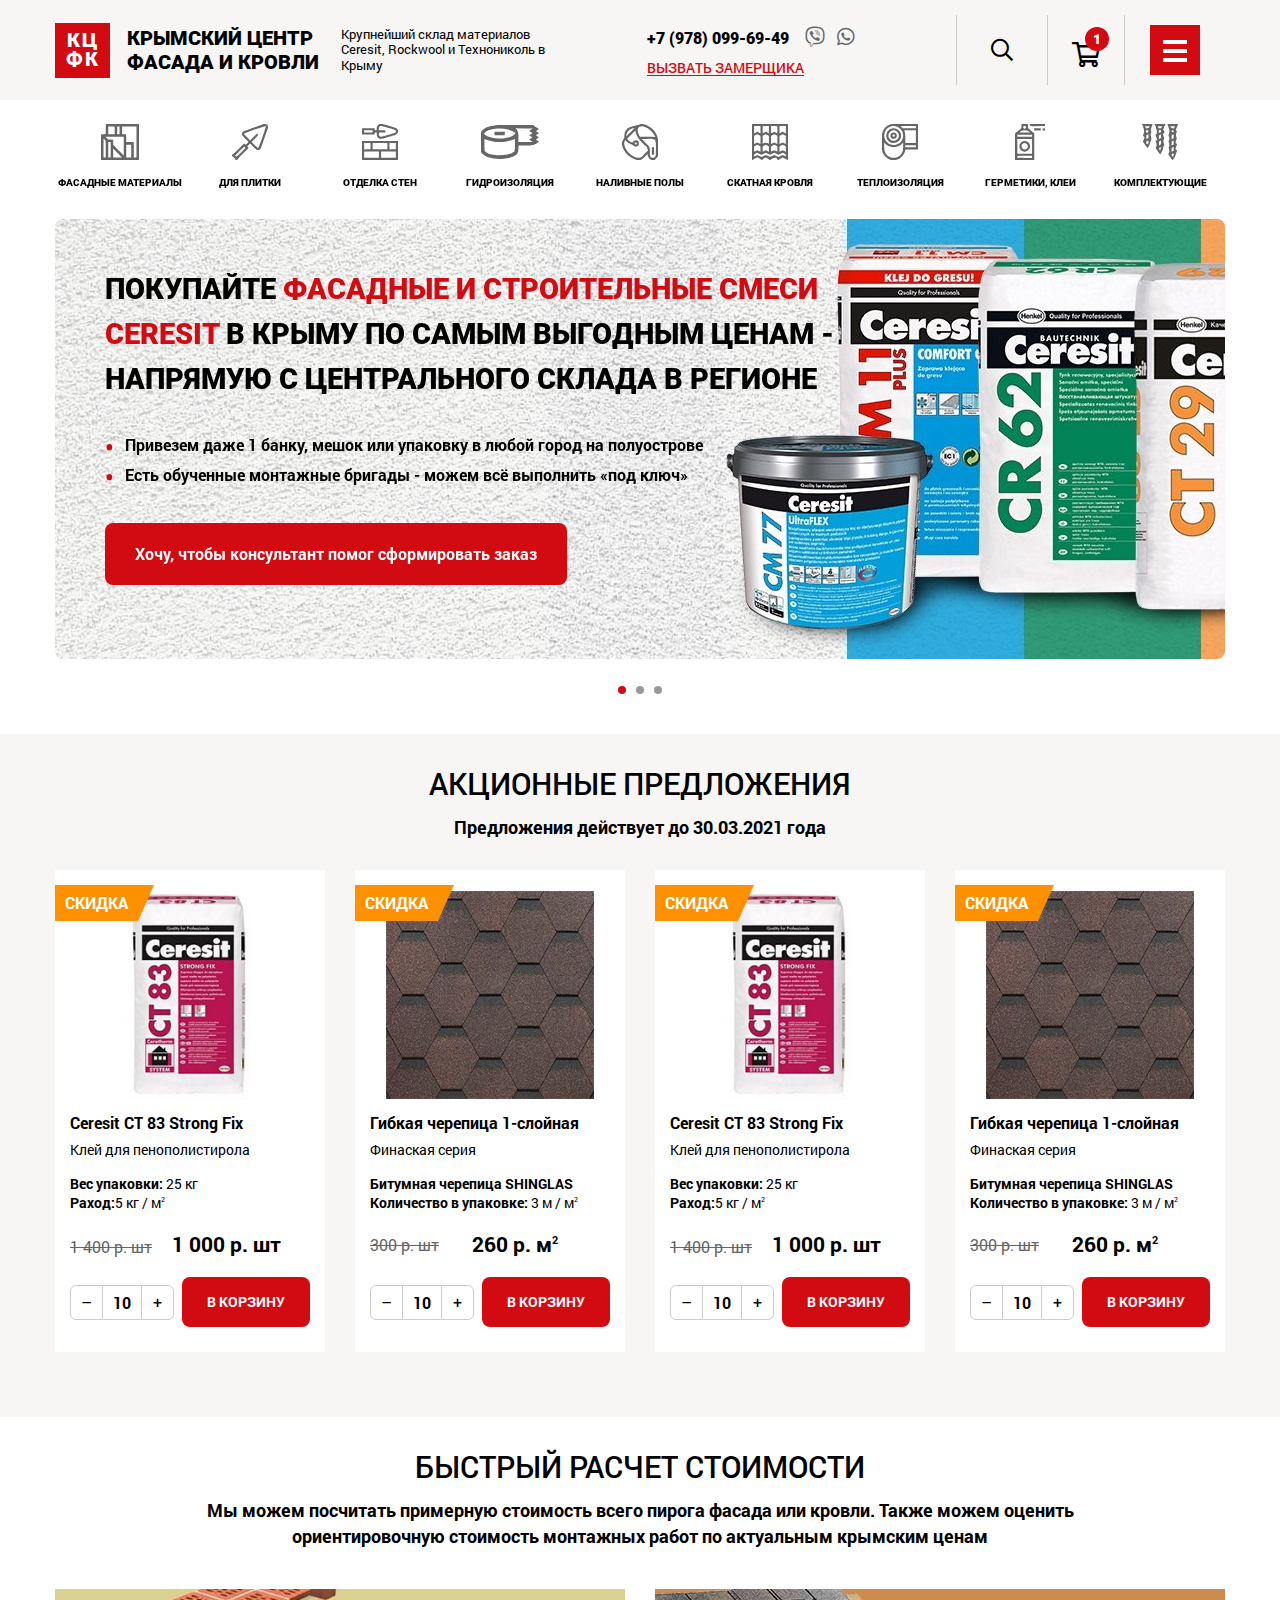
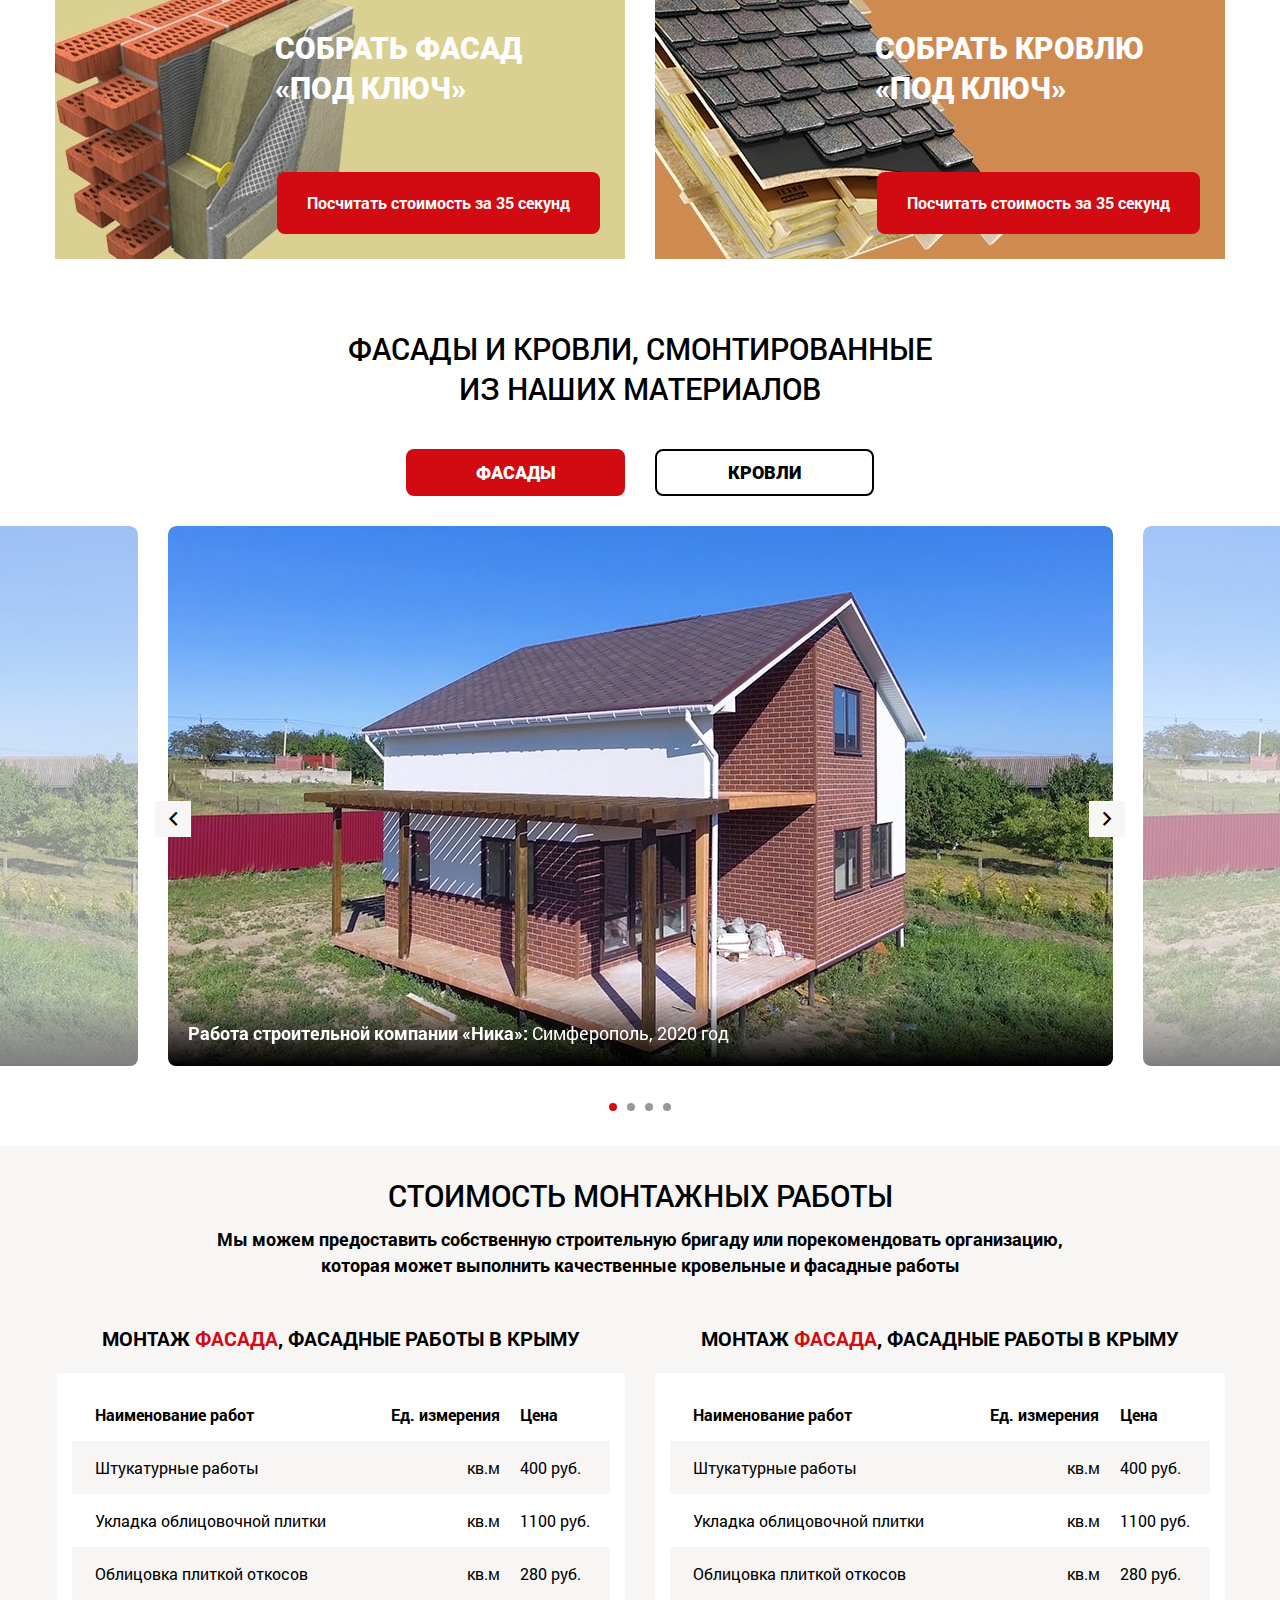
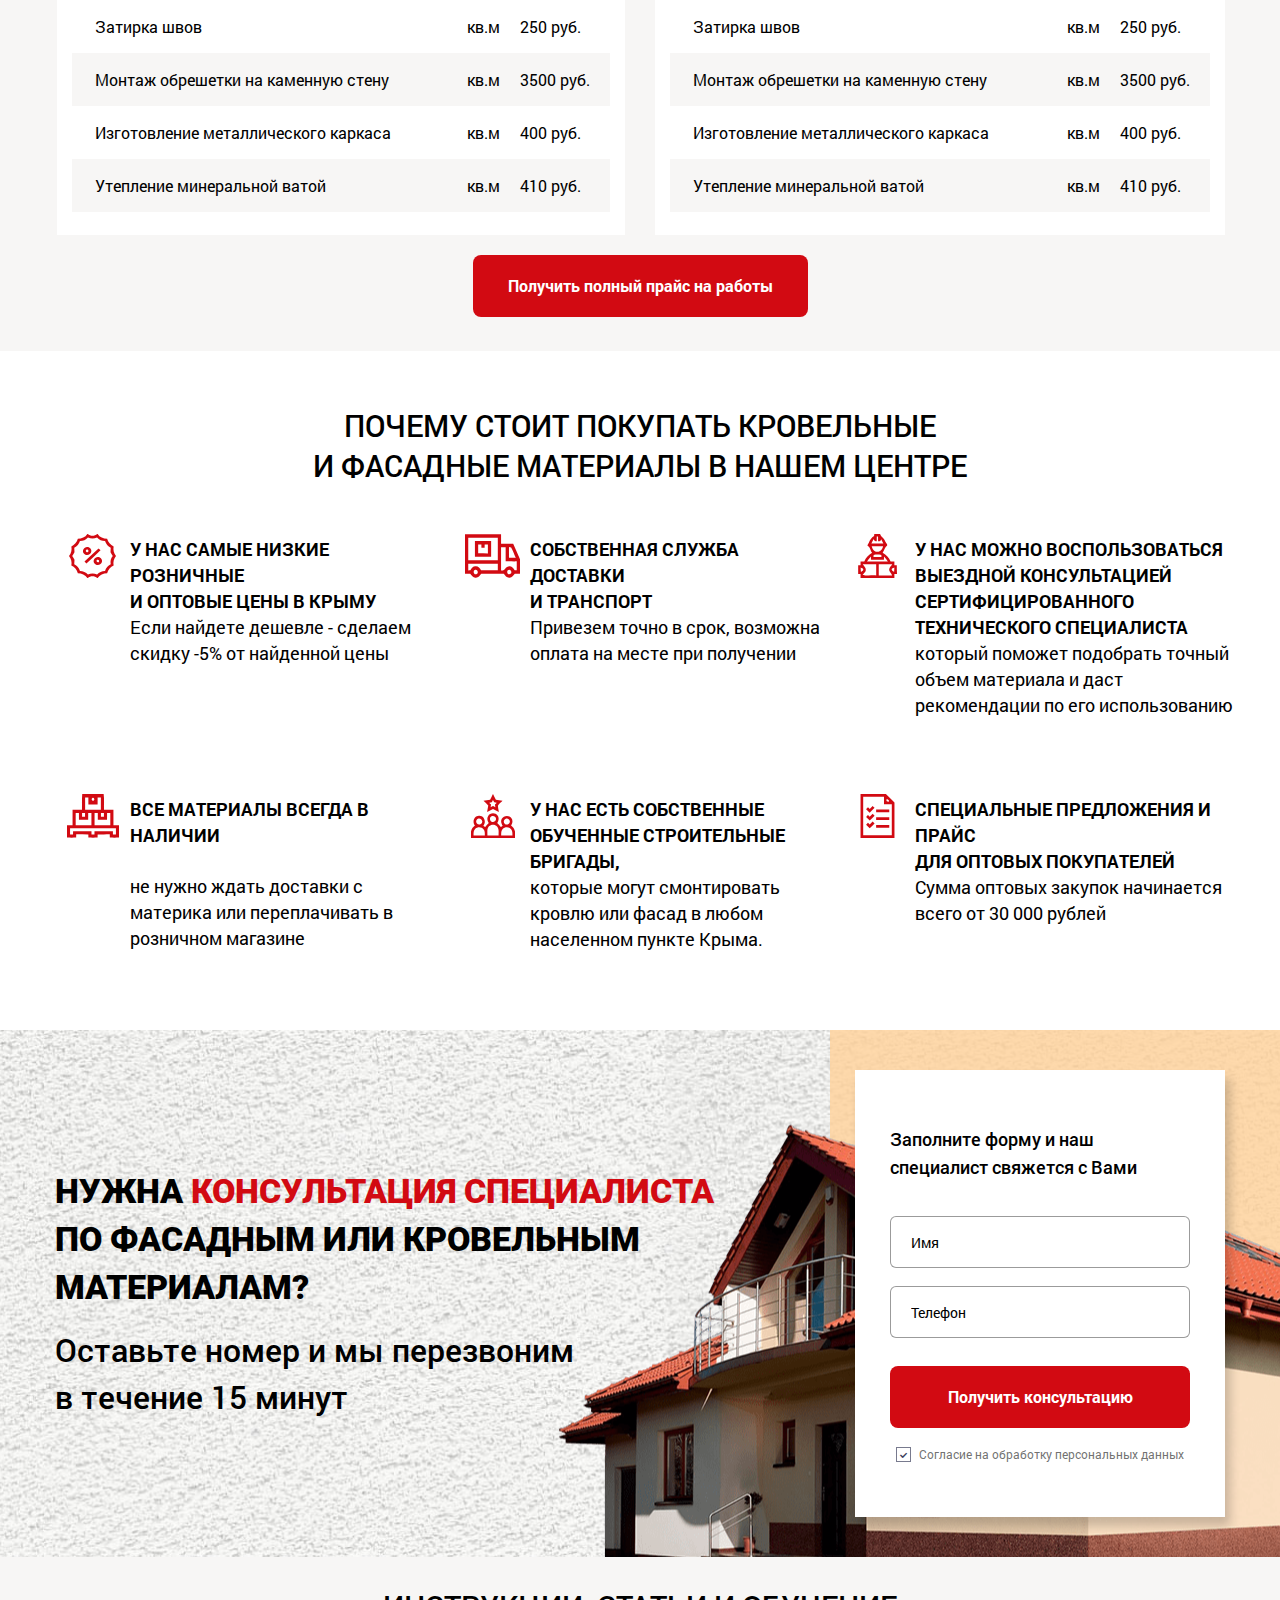
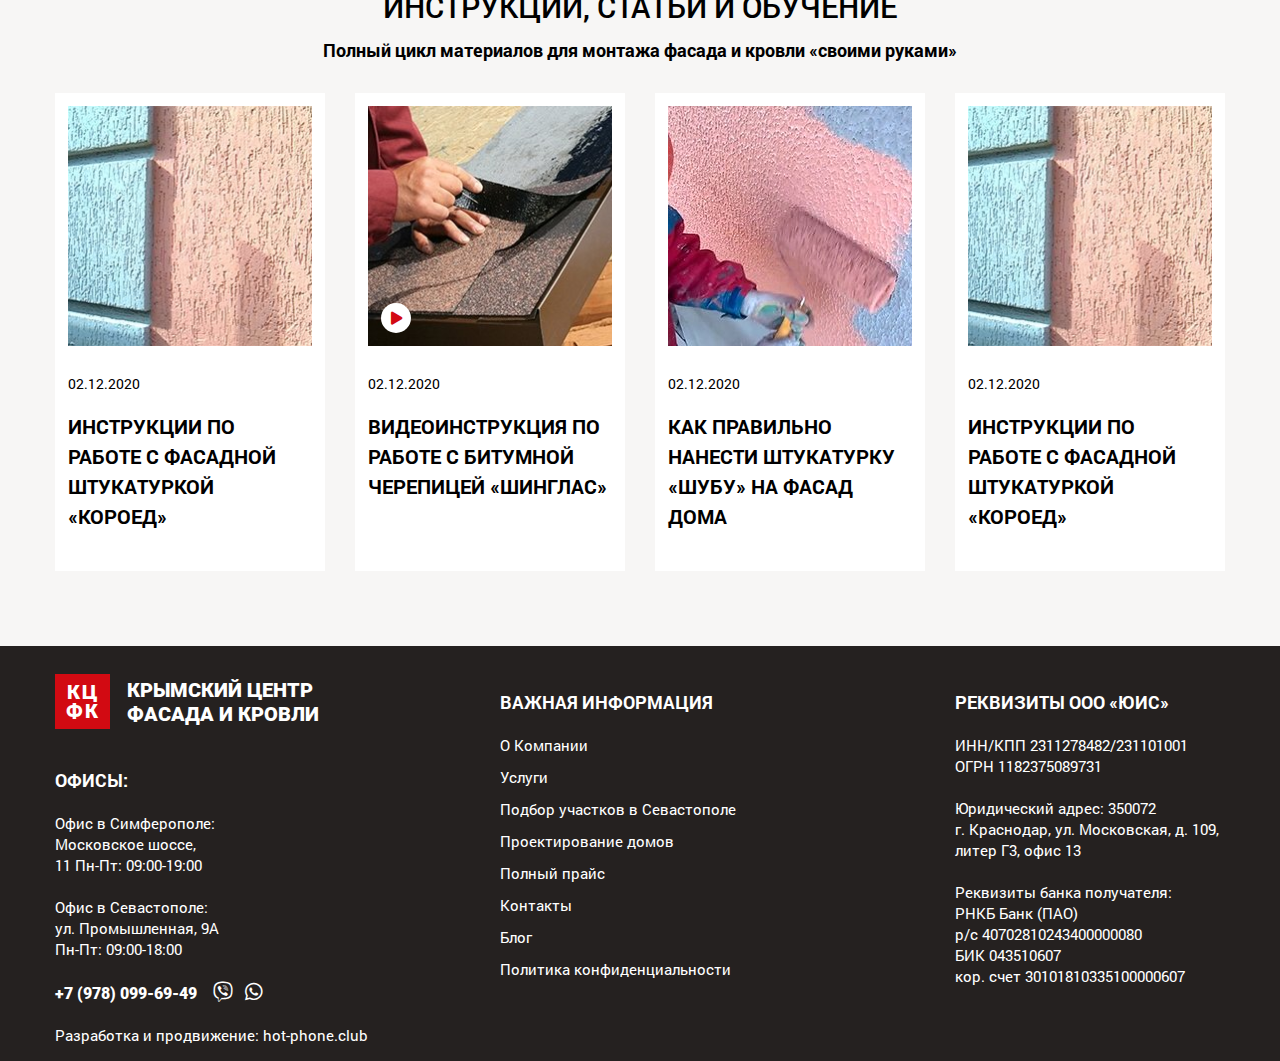
<file: index.html>
<!DOCTYPE html>
<!--[if lt IE 7]><html lang="ru" class="lt-ie9 lt-ie8 lt-ie7"><![endif]-->
<!--[if IE 7]><html lang="ru" class="lt-ie9 lt-ie8"><![endif]-->
<!--[if IE 8]><html lang="ru" class="lt-ie9"><![endif]-->
<!--[if gt IE 8]><!-->
<html lang="ru">
<!--<![endif]-->
<head>
	<meta charset="utf-8" />
	<title>Заголовок</title>
	<meta name="description" content="" />
	<meta http-equiv="X-UA-Compatible" content="IE=edge" />
	<meta name="viewport" content="width=device-width, initial-scale=1.0" />
	<link rel="shortcut icon" href="favicon.png" />
	<link rel="stylesheet" href="libs/bootstrap/bootstrap-grid.css" />
	<link rel="stylesheet" href="libs/fontawesome-free-5.12.0-web/css/all.min.css" />
	<link rel="stylesheet" href="libs/fancybox/jquery.fancybox.css" />
	<link rel="stylesheet" href="libs/slick-1.5.9/slick/slick.css" />
	<link rel="stylesheet" href="libs/slick-1.5.9/slick/slick-theme.css" />
	<link rel="stylesheet" href="css/fonts.css" />
	<link rel="stylesheet" href="css/main.css?ver=1.15" />
	<link rel="stylesheet" href="css/media.css?ver=1.15" />
</head>
<body>

	<div class="wrapper"> 

		<header class="header">
			<div class="container">
				<div class="header__top">
					<div class="logo-wrap">
						<a href="#" class="logo">
							<span class="logo-icon">КЦ ФК</span>
							<span class="logo-name">Крымский центр фасада и кровли</span>
						</a>
						<div class="logo-descr">Крупнейший склад материалов Ceresit, Rockwool и Технониколь в Крыму</div>
					</div>
					<div class="header-location"><strong>Офис в Симферополе:</strong> <strong>Московское шоссе, 11</strong> Пн-Пт: 09:00-19:00</div>
					<div class="header-location"><strong>Офис в Севастополе:</strong> <strong>ул. Промышленная, 9А</strong> Пн-Пт: 09:00-18:00</div>
					<div class="header-contact">
						<a href="tel:+79780996949" class="phone-number"> +7 (978) 099-69-49</a>
						<ul class="list-social">
							<li><a href="#"><i class="fab fa-viber"></i></a></li>
							<li><a href="#"><i class="fab fa-whatsapp"></i></a></li>
						</ul>
						<br>
						<a href="#callback" class="link-page fancybox">Вызвать замерщика</a>
					</div>
					<div class="header__right">
						<div class="header-search">
							<form>
								<div class="header-search__line">
									<div class="item-form">
										<input type="text" placeholder="Поиск..." required="required">
									</div>
									<button class="btn-search"><i class="far fa-search"></i></button>
								</div>
							</form>
							<div class="btn-search-fake"><i class="far fa-search"></i><i class="fal fa-times"></i></div>
						</div>
						<a href="#" class="btn-basket"><i class="far fa-shopping-cart"></i><span class="btn-basket__value">1</span></a>
						<span class="btn_nav btn_nav_menu">
							<span class="sandwich">
								<span class="sw-topper"></span>
								<span class="sw-bottom"></span>
								<span class="sw-footer"></span>
							</span>
						</span>
					</div>
				</div>
			</div>
			<div class="header__bottom">
				<div class="container">
					<ul class="header-categories">
						<li>
							<a href="#">
								<span class="header-categories__icon"><img src="img/menu_1.svg" alt="alt"></span>
								<span class="header-categories__name">Фасадные материалы</span>
							</a>
						</li>
						<li>
							<a href="#">
								<span class="header-categories__icon"><img src="img/menu_2.svg" alt="alt"></span>
								<span class="header-categories__name">Для плитки</span>
							</a>
						</li>
						<li>
							<a href="#">
								<span class="header-categories__icon"><img src="img/menu_3.svg" alt="alt"></span>
								<span class="header-categories__name">Отделка стен</span>
							</a>
						</li>
						<li>
							<a href="#">
								<span class="header-categories__icon"><img src="img/menu_4.svg" alt="alt"></span>
								<span class="header-categories__name">Гидроизоляция</span>
							</a>
						</li>
						<li>
							<a href="#">
								<span class="header-categories__icon"><img src="img/menu_5.svg" alt="alt"></span>
								<span class="header-categories__name">Наливные полы</span>
							</a>
						</li>
						<li>
							<a href="#">
								<span class="header-categories__icon"><img src="img/menu_6.svg" alt="alt"></span>
								<span class="header-categories__name">Скатная кровля</span>
							</a>
						</li>
						<li>
							<a href="#">
								<span class="header-categories__icon"><img src="img/menu_7.svg" alt="alt"></span>
								<span class="header-categories__name">Теплоизоляция</span>
							</a>
						</li>
						<li>
							<a href="#">
								<span class="header-categories__icon"><img src="img/menu_8.svg" alt="alt"></span>
								<span class="header-categories__name">Герметики, клеи</span>
							</a>
						</li>
						<li>
							<a href="#">
								<span class="header-categories__icon"><img src="img/menu_9.svg" alt="alt"></span>
								<span class="header-categories__name">Комплектующие</span>
							</a>
						</li>
					</ul>
				</div>
			</div>
			<div class="header__fixed default">
				<div class="container">
					<div class="header__wrap">
						<a href="#" class="logo">
							<span class="logo-icon">КЦ ФК</span>
							<span class="logo-name">Крымский центр фасада и кровли</span>
						</a>
						<ul class="menu">
							<li><a href="#">О складе</a></li>
							<li><a href="#">Каталог товаров</a></li>
							<li><a href="#">Услуги</a></li>
							<li><a href="#">Проверенные подрядчики</a></li>
							<li><a href="#">Инструкции</a></li>
							<li><a href="#">Контакты</a></li>
						</ul>
						<a href="tel:+79780996949" class="phone-number"> <i class="fas fa-phone-alt"></i> +7 (978) 099-69-49</a>
						<ul class="list-social">
							<li><a href="#"><i class="fab fa-viber"></i></a></li>
							<li><a href="#"><i class="fab fa-whatsapp"></i></a></li>
						</ul>
						<a href="#callback" class="link-page fancybox"><i class="far fa-phone-alt"></i>Вызвать замерщика</a>
						<div class="header-search">
							<form>
								<div class="header-search__line">
									<div class="item-form">
										<input type="text" placeholder="Поиск..." required="required">
									</div>
									<button class="btn-search"><i class="far fa-search"></i></button>
								</div>
							</form>
							<div class="btn-search-fake"><i class="far fa-search"></i><i class="fal fa-times"></i></div>
						</div>
						<a href="#" class="btn-basket"><i class="far fa-shopping-cart"></i><span class="btn-basket__value">1</span></a>
						<span class="btn_nav btn_nav_menu">
							<span class="sandwich">
								<span class="sw-topper"></span>
								<span class="sw-bottom"></span>
								<span class="sw-footer"></span>
							</span>
						</span>
					</div>
				</div>
			</div>
			<div class="wrap-menu">
				<div class="container">
					<ul class="menu">
						<li><a href="#">О складе</a></li>
						<li><a href="#">Каталог товаров</a></li>
						<li><a href="#">Услуги</a></li>
						<li><a href="#">Проверенные подрядчики</a></li>
						<li><a href="#">Инструкции и рекомендации</a></li>
						<li><a href="#">Контакты</a></li>
					</ul>
				</div>
			</div>
		</header>

		<div class="billbord">
			<div class="container">
				<ul class="slider-billbord">
					<li>
						<div class="slider-billbord__item">
							<div class="slider-billbord__title">Покупайте <span>фасадные и строительные смеси Ceresit</span> в Крыму <b>по самым выгодным ценам - напрямую с центрального склада в регионе</b></div>
							<ul>
								<li> Привезем даже 1 банку, мешок или упаковку в любой город на полуострове</li>
								<li>Есть обученные монтажные бригады - можем всё выполнить «под ключ»</li>
							</ul>
							<a href="#" class="btn-main">Хочу, чтобы консультант помог сформировать заказ</a>
							<div class="slider-image-mobile">
								<img src="img/img_billbord_mob1.png" alt="alt">
							</div>
						</div>
					</li>
					<li>
						<div class="slider-billbord__item">
							<div class="slider-billbord__title">Покупайте <span>фасадные и строительные смеси Ceresit</span> в Крыму <b>по самым выгодным ценам - напрямую с центрального склада в регионе</b></div>
							<ul>
								<li> Привезем даже 1 банку, мешок или упаковку в любой город на полуострове</li>
								<li>Есть обученные монтажные бригады - можем всё выполнить «под ключ»</li>
							</ul>
							<a href="#" class="btn-main">Хочу, чтобы консультант помог сформировать заказ</a>
							<div class="slider-image-mobile">
								<img src="img/img_billbord_mob1.png" alt="alt">
							</div>
						</div>
					</li>
					<li>
						<div class="slider-billbord__item">
							<div class="slider-billbord__title">Покупайте <span>фасадные и строительные смеси Ceresit</span> в Крыму <b>по самым выгодным ценам - напрямую с центрального склада в регионе</b></div>
							<ul>
								<li> Привезем даже 1 банку, мешок или упаковку в любой город на полуострове</li>
								<li>Есть обученные монтажные бригады - можем всё выполнить «под ключ»</li>
							</ul>
							<a href="#" class="btn-main">Хочу, чтобы консультант помог сформировать заказ</a>
							<div class="slider-image-mobile">
								<img src="img/img_billbord_mob1.png" alt="alt">
							</div>
						</div>
					</li>
				</ul>
			</div>
		</div>

		<div class="recomendation">
			<div class="container">
				<div class="title-section">Акционные предложения</div>
				<div class="descr-section">Предложения действует до 30.03.2021 года</div>
				<div class="row row_products">
					<div class="col-xl-3 col-6">
						<div class="item-product">
							<a href="#" class="item-product__link"></a>
							<div class="item-product_tag">скидка</div>
							<div class="item-product__image">
								<img src="img/product1.jpg" alt="alt">
							</div>
							<div class="item-product__name">Ceresit СТ 83 Strong Fix</div>
							<div class="item-product__descr">Клей для пенополистирола</div>
							<div class="item-product__center">
								<div class="item-product__feature"><strong>Вес упаковки:</strong> 25 кг</div>
								<div class="item-product__feature"><strong>Раход:</strong>5 кг / м<sup>2</sup></div>
							</div>
							<div class="item-product-prices">
								<div class="item-product__oldprice">1 400 р. шт</div>
								<div class="item-product__price">1 000 р. шт</div>
							</div>
							<div class="item-product__bottom">
								<div class="quantity">
									<div class="quantity-button quantity-down">–</div>
									<input type="number" min="1" step="1" value="10">
									<div class="quantity-button quantity-up">+</div>
								</div>
								<a href="#" class="btn-main">В корзину</a>
							</div>
						</div>
					</div>
					<div class="col-xl-3 col-6">
						<div class="item-product">
							<a href="#" class="item-product__link"></a>
							<div class="item-product_tag">скидка</div>
							<div class="item-product__image">
								<img src="img/product2.jpg" alt="alt">
							</div>
							<div class="item-product__name">Гибкая черепица 1-слойная</div>
							<div class="item-product__descr">Финаская серия</div>
							<div class="item-product__center">
								<div class="item-product__feature"><strong>Битумная черепица SHINGLAS</strong></div>
								<div class="item-product__feature"><strong>Количество в упаковке: </strong>3 м / м<sup>2</sup></div>
							</div>
							<div class="item-product-prices">
								<div class="item-product__oldprice">300 р. шт</div>
								<div class="item-product__price">260 р. м<sup>2</sup></div>
							</div>
							<div class="item-product__bottom">
								<div class="quantity">
									<div class="quantity-button quantity-down">–</div>
									<input type="number" min="1" step="1" value="10">
									<div class="quantity-button quantity-up">+</div>
								</div>
								<a href="#" class="btn-main">В корзину</a>
							</div>
						</div>
					</div>
					<div class="col-xl-3 col-6">
						<div class="item-product">
							<a href="#" class="item-product__link"></a>
							<div class="item-product_tag">скидка</div>
							<div class="item-product__image">
								<img src="img/product1.jpg" alt="alt">
							</div>
							<div class="item-product__name">Ceresit СТ 83 Strong Fix</div>
							<div class="item-product__descr">Клей для пенополистирола</div>
							<div class="item-product__center">
								<div class="item-product__feature"><strong>Вес упаковки:</strong> 25 кг</div>
								<div class="item-product__feature"><strong>Раход:</strong>5 кг / м<sup>2</sup></div>
							</div>
							<div class="item-product-prices">
								<div class="item-product__oldprice">1 400 р. шт</div>
								<div class="item-product__price">1 000 р. шт</div>
							</div>
							<div class="item-product__bottom">
								<div class="quantity">
									<div class="quantity-button quantity-down">–</div>
									<input type="number" min="1" step="1" value="10">
									<div class="quantity-button quantity-up">+</div>
								</div>
								<a href="#" class="btn-main">В корзину</a>
							</div>
						</div>
					</div>
					<div class="col-xl-3 col-6">
						<div class="item-product">
							<a href="#" class="item-product__link"></a>
							<div class="item-product_tag">скидка</div>
							<div class="item-product__image">
								<img src="img/product2.jpg" alt="alt">
							</div>
							<div class="item-product__name">Гибкая черепица 1-слойная</div>
							<div class="item-product__descr">Финаская серия</div>
							<div class="item-product__center">
								<div class="item-product__feature"><strong>Битумная черепица SHINGLAS</strong></div>
								<div class="item-product__feature"><strong>Количество в упаковке: </strong>3 м / м<sup>2</sup></div>
							</div>
							<div class="item-product-prices">
								<div class="item-product__oldprice">300 р. шт</div>
								<div class="item-product__price">260 р. м<sup>2</sup></div>
							</div>
							<div class="item-product__bottom">
								<div class="quantity">
									<div class="quantity-button quantity-down">–</div>
									<input type="number" min="1" step="1" value="10">
									<div class="quantity-button quantity-up">+</div>
								</div>
								<a href="#" class="btn-main">В корзину</a>
							</div>
						</div>
					</div>
				</div>
			</div>
		</div>

		<div class="quick-calculation">
			<div class="container">
				<div class="title-section">Быстрый расчет стоимости</div>
				<div class="descr-section"> Мы можем посчитать примерную стоимость всего пирога фасада или кровли. Также можем оценить ориентировочную стоимость монтажных работ по актуальным крымским ценам</div>
				<div class="row row_calculation">
					<div class="col-lg-6">
						<div class="item-calculation item-calculation_1">
							<div class="item-calculation__title">Собрать фасад «под ключ»</div>
							<a href="#" class="btn-main">Посчитать стоимость за 35 секунд</a>
						</div>
					</div>
					<div class="col-lg-6">
						<div class="item-calculation item-calculation_2">
							<div class="item-calculation__title">Собрать кровлю «под ключ»</div>
							<a href="#" class="btn-main">Посчитать стоимость за 35 секунд</a>
						</div>
					</div>
				</div>
			</div>
		</div>

		<div class="portfolio">
			<div class="container">
				<div class="title-section">Фасады и кровли, смонтированные <br>из наших материалов</div>
			</div>
			<ul class="tabs">
				<li class="active"><a href="#tab1">Фасады</a></li>
				<li><a href="#tab2">кровли</a></li>
			</ul>
			<div class="tab-container">
				<div class="tab-pane active" id="tab1">
					<div class="slider-wrap">
						<ul class="slider-portfolio">
							<li>
								<div class="slider-portfolio__item">
									<img src="img/portfolio1.jpg" alt="alt">
									<div class="slider-portfolio__name"><strong>Работа строительной компании «Ника»:</strong> Симферополь, 2020 год</div>
								</div>
							</li>
							<li>
								<div class="slider-portfolio__item">
									<img src="img/portfolio1.jpg" alt="alt">
									<div class="slider-portfolio__name"><strong>Работа строительной компании «Ника»:</strong> Симферополь, 2020 год</div>
								</div>
							</li>
							<li>
								<div class="slider-portfolio__item">
									<img src="img/portfolio1.jpg" alt="alt">
									<div class="slider-portfolio__name"><strong>Работа строительной компании «Ника»:</strong> Симферополь, 2020 год</div>
								</div>
							</li>
							<li>
								<div class="slider-portfolio__item">
									<img src="img/portfolio1.jpg" alt="alt">
									<div class="slider-portfolio__name"><strong>Работа строительной компании «Ника»:</strong> Симферополь, 2020 год</div>
								</div>
							</li>
						</ul>
						<div class="slider-arrows"></div>
					</div>
				</div>
				<div class="tab-pane" id="tab2">
					<div class="slider-wrap">
						<ul class="slider-portfolio">
							<li>
								<div class="slider-portfolio__item">
									<img src="img/portfolio1.jpg" alt="alt">
									<div class="slider-portfolio__name"><strong>Работа строительной компании «Ника»:</strong> Симферополь, 2020 год</div>
								</div>
							</li>
							<li>
								<div class="slider-portfolio__item">
									<img src="img/portfolio1.jpg" alt="alt">
									<div class="slider-portfolio__name"><strong>Работа строительной компании «Ника»:</strong> Симферополь, 2020 год</div>
								</div>
							</li>
							<li>
								<div class="slider-portfolio__item">
									<img src="img/portfolio1.jpg" alt="alt">
									<div class="slider-portfolio__name"><strong>Работа строительной компании «Ника»:</strong> Симферополь, 2020 год</div>
								</div>
							</li>
							<li>
								<div class="slider-portfolio__item">
									<img src="img/portfolio1.jpg" alt="alt">
									<div class="slider-portfolio__name"><strong>Работа строительной компании «Ника»:</strong> Симферополь, 2020 год</div>
								</div>
							</li>
						</ul>
						<div class="slider-arrows"></div>
					</div>
				</div>
			</div>
		</div>

		<div class="prices">
			<div class="container">
				<div class="title-section">Стоимость монтажных работы</div>
				<div class="descr-section">Мы можем предоставить собственную строительную бригаду или порекомендовать организацию, которая может выполнить качественные кровельные и фасадные работы</div>
				<div class="row">
					<div class="col-lg-6 f-right">
						<div class="prices-table-wrap">
							<div class="title-block">Монтаж <span>фасада</span>, фасадные работы в Крыму</div>
							<div class="table-wrap">
								<table>
									<thead>
										<tr>
											<td>Наименование работ</td>
											<td>Ед. измерения</td>
											<td>Цена</td>
										</tr>
									</thead>
									<tbody>
										<tr>
											<td>Штукатурные работы </td>
											<td>кв.м </td>
											<td>400 руб.</td>
										</tr>
										<tr>
											<td>Укладка облицовочной плитки</td>
											<td>кв.м </td>
											<td>1100 руб.</td>
										</tr>
										<tr>
											<td>Облицовка плиткой откосов </td>
											<td>кв.м </td>
											<td>280 руб.</td>
										</tr>
										<tr>
											<td>Затирка швов</td>
											<td>кв.м </td>
											<td>250 руб.</td>
										</tr>
										<tr>
											<td>Монтаж обрешетки на каменную стену</td>
											<td>кв.м </td>
											<td>3500 руб.</td>
										</tr>
										<tr>
											<td>Изготовление металлического каркаса</td>
											<td>кв.м </td>
											<td>400 руб.</td>
										</tr>
										<tr>
											<td>Утепление минеральной ватой</td>
											<td>кв.м </td>
											<td>410 руб.</td>
										</tr>
									</tbody>
								</table>
							</div>
						</div>
					</div>
					<div class="col-lg-6">
						<div class="prices-table-wrap">
							<div class="title-block">Монтаж <span>фасада</span>, фасадные работы в Крыму</div>
							<div class="table-wrap">
								<table>
									<thead>
										<tr>
											<td>Наименование работ</td>
											<td>Ед. измерения</td>
											<td>Цена</td>
										</tr>
									</thead>
									<tbody>
										<tr>
											<td>Штукатурные работы </td>
											<td>кв.м </td>
											<td>400 руб.</td>
										</tr>
										<tr>
											<td>Укладка облицовочной плитки</td>
											<td>кв.м </td>
											<td>1100 руб.</td>
										</tr>
										<tr>
											<td>Облицовка плиткой откосов </td>
											<td>кв.м </td>
											<td>280 руб.</td>
										</tr>
										<tr>
											<td>Затирка швов</td>
											<td>кв.м </td>
											<td>250 руб.</td>
										</tr>
										<tr>
											<td>Монтаж обрешетки на каменную стену</td>
											<td>кв.м </td>
											<td>3500 руб.</td>
										</tr>
										<tr>
											<td>Изготовление металлического каркаса</td>
											<td>кв.м </td>
											<td>400 руб.</td>
										</tr>
										<tr>
											<td>Утепление минеральной ватой</td>
											<td>кв.м </td>
											<td>410 руб.</td>
										</tr>
									</tbody>
								</table>
							</div>
						</div>
					</div>
				</div>
				<div class="tables-button">
					<a href="#" class="btn-main">Получить полный прайс на работы</a>
				</div>
			</div>
		</div>

		<div class="advantages">
			<div class="container">
				<div class="title-section">Почему стоит покупать кровельные <br>и фасадные материалы в нашем центре</div>
				<div class="row row_advantages">
					<div class="col-lg-4 col-md-6">
						<div class="item-advantage">
							<div class="item-advantage__icon">
								<img src="img/avd_1.svg" alt="alt">
							</div>
							<div class="item-advantage__name">У нас самые низкие розничные <br>и оптовые цены в Крыму</div>
							<p>Если найдете дешевле - сделаем скидку -5% от найденной цены</p>
						</div>
					</div>
					<div class="col-lg-4 col-md-6">
						<div class="item-advantage">
							<div class="item-advantage__icon">
								<img src="img/avd_2.svg" alt="alt">
							</div>
							<div class="item-advantage__name">Собственная служба доставки <br>и транспорт</div>
							<p>Привезем точно в срок, возможна оплата на месте при получении</p>
						</div>
					</div>
					<div class="col-lg-4 col-md-6 col_lr">
						<div class="item-advantage">
							<div class="item-advantage__icon">
								<img src="img/avd_3.svg" alt="alt">
							</div>
							<div class="item-advantage__name">У нас можно воспользоваться выездной консультацией сертифицированного технического специалиста</div>
							<p>который поможет подобрать точный объем материала и даст рекомендации по его использованию</p>
						</div>
					</div>
					<div class="col-lg-4 col-md-6">
						<div class="item-advantage">
							<div class="item-advantage__icon">
								<img src="img/avd_4.svg" alt="alt">
							</div>
							<div class="item-advantage__name">Все материалы всегда в наличии</div>
							<p>не нужно ждать доставки с материка или переплачивать в розничном магазине</p>
						</div>
					</div>
					<div class="col-lg-4 col-md-6">
						<div class="item-advantage">
							<div class="item-advantage__icon">
								<img src="img/avd_5.svg" alt="alt">
							</div>
							<div class="item-advantage__name">У нас есть собственные обученные строительные бригады,</div>
							<p>которые могут смонтировать кровлю или фасад в любом населенном пункте Крыма.</p>
						</div>
					</div>
					<div class="col-lg-4 col-md-6 col_lr">
						<div class="item-advantage">
							<div class="item-advantage__icon">
								<img src="img/avd_6.svg" alt="alt">
							</div>
							<div class="item-advantage__name">Специальные предложения и прайс <br>для оптовых покупателей</div>
							<p>Сумма оптовых закупок начинается всего от 30 000 рублей</p>
						</div>
					</div>
				</div>
			</div>
		</div>

		<div class="consultation">
			<div class="container">
				<div class="row align-items-center">
					<div class="col-xl-8 col-lg-7">
						<div class="consultation__title">Нужна <span>консультация специалиста</span> по фасадным или кровельным материалам?</div>
						<div class="consultation__descr">Оставьте номер и мы перезвоним в течение 15 минут</div>
					</div>
					<div class="col-xl-4 col-lg-5">
						<div class="block-form">
							<div class="block-form__title">Заполните форму и наш специалист свяжется с Вами</div>
							<form>
								<div class="item-form">
									<input type="text" placeholder="Имя" required="required">
								</div>
								<div class="item-form">
									<input type="text" placeholder="Телефон" class="input-phone" required="required">
								</div>
								<button class="btn-main" type="submit">Получить консультацию</button>
								<div class="checkbox-wrap">
									<div class="checkbox">
										<label>
											<input type="checkbox" required="required" checked="checked" />
											<span>Согласие на обработку персональных данных</span>
										</label>
									</div>
								</div>
							</form>
						</div>
					</div>
				</div>
			</div>
		</div>

		<div class="articles">
			<div class="container">
				<div class="title-section">Инструкции, статьи и обучение</div>
				<div class="descr-section">Полный цикл материалов для монтажа фасада и кровли «своими руками»</div>
				<div class="row row_article">
					<div class="col-xl-3 col-6">
						<a href="#" class="item-article">
							<span class="item-article__image">
								<img src="img/item_article1.jpg" alt="alt">
							</span>
							<span class="item-article__date">02.12.2020</span>
							<span class="item-article__name">Инструкции по работе с фасадной штукатуркой «Короед»</span>
						</a>
					</div>
					<div class="col-xl-3 col-6">
						<a href="#" class="item-article">
							<span class="item-article__image">
								<img src="img/item_article2.jpg" alt="alt">
								<span class="icon-video"><i class="fas fa-play"></i></span>
							</span>
							<span class="item-article__date">02.12.2020</span>
							<span class="item-article__name">Видеоинструкция по работе с битумной черепицей «Шинглас»</span>
						</a>
					</div>
					<div class="col-xl-3 col-6">
						<a href="#" class="item-article">
							<span class="item-article__image">
								<img src="img/item_article3.jpg" alt="alt">
							</span>
							<span class="item-article__date">02.12.2020</span>
							<span class="item-article__name">Как правильно нанести штукатурку «Шубу» на фасад дома</span>
						</a>
					</div>
					<div class="col-xl-3 col-6">
						<a href="#" class="item-article">
							<span class="item-article__image">
								<img src="img/item_article4.jpg" alt="alt">
							</span>
							<span class="item-article__date">02.12.2020</span>
							<span class="item-article__name">Инструкции по работе с фасадной штукатуркой «Короед»</span>
						</a>
					</div>
				</div>
			</div>
		</div>

		<footer class="footer">
			<div class="container">
				<div class="row">
					<div class="col-lg-4 col-6">
						<a href="#" class="logo">
							<span class="logo-icon">КЦ ФК</span>
							<span class="logo-name">Крымский центр фасада и кровли</span>
						</a>
						<div class="footer__title">Офисы:</div>
						<p>Офис в Симферополе:</p>
						<p>Московское шоссе,</p>
						<p>11 Пн-Пт: 09:00-19:00</p>
						<br>
						<p>Офис в Севастополе:</p>
						<p>ул. Промышленная, 9А</p>
						<p>Пн-Пт: 09:00-18:00</p>
						<br>
						<a href="tel:+79780996949" class="phone-number">+7 (978) 099-69-49</a>
						<ul class="list-social">
							<li><a href="#"><i class="fab fa-viber"></i></a></li>
							<li><a href="#"><i class="fab fa-whatsapp"></i></a></li>
						</ul>
						<br>
						<br>
						<p>Разработка и продвижение: <a href="#">hot-phone.club</a></p>
					</div>
					<div class="col-lg-5 col-6 col_footer">
						<div class="footer__title">Важная информация</div>
						<ul class="nav-footer">
							<li><a href="#">О Компании</a></li>
							<li><a href="#">Услуги</a></li>
							<li><a href="#">Подбор участков в Севастополе</a></li>
							<li><a href="#">Проектирование домов</a></li>
							<li><a href="#">Полный прайс</a></li>
							<li><a href="#">Контакты</a></li>
							<li><a href="#">Блог</a></li>
							<li><a href="#">Политика конфиденциальности</a></li>
						</ul>
					</div>
					<div class="col-lg-3 col-md-6 col_footer">
						<div class="footer__title">Реквизиты ООО «ЮИС»</div>
						<p>ИНН/КПП 2311278482/231101001</p>
						<p>ОГРН 1182375089731</p>
						<br>
						<p> Юридический адрес: 350072</p>
						<p>г. Краснодар, ул. Московская, д. 109,</p>
						<p>литер Г3, офис 13</p>
						<br>
						<p>Реквизиты банка получателя:</p>
						<p>РНКБ Банк (ПАО)</p>
						<p>р/с 40702810243400000080</p>
						<p>БИК 043510607 </p>
						<p>кор. счет 30101810335100000607</p>
					</div>
				</div>
			</div>
		</footer>
		
	</div>

	<div id="callback" class="modal-block">
		<div class="modal-wrap">
			<div class="block-form">
				<div class="title-section">Вызвать замерщика</div>
				<form>
					<div class="item-form">
						<input type="text" placeholder="Имя" required="required">
					</div>
					<div class="item-form">
						<input type="text" placeholder="Телефон" class="input-phone" required="required">
					</div>
					<button class="btn-main" type="submit">Отправить</button>
					<div class="checkbox-wrap">
						<div class="checkbox">
							<label>
								<input type="checkbox" required="required" checked="checked" />
								<span>Согласие на обработку персональных данных</span>
							</label>
						</div>
					</div>
				</form>
			</div>
		</div>
	</div>

	<!--[if lt IE 9]>
	<script src="libs/html5shiv/es5-shim.min.js"></script>
	<script src="libs/html5shiv/html5shiv.min.js"></script>
	<script src="libs/html5shiv/html5shiv-printshiv.min.js"></script>
	<script src="libs/respond/respond.min.js"></script>
<![endif]-->
<script src="libs/jquery/jquery-1.11.1.min.js"></script>
<script src="libs/jquery-mousewheel/jquery.mousewheel.min.js"></script>
<script src="libs/fancybox/jquery.fancybox.pack.js"></script>
<script src="libs/slick-1.5.9/slick/slick.min.js"></script>
<script src="libs/mask/jquery.maskedinput.js"></script>
<script src="libs/scroll2id/PageScroll2id.min.js"></script>
<script src="libs/jQueryFormStyler-master/jquery.formstyler.min.js"></script>
<script src="js/common.js?ver=1.15"></script>
<!-- Yandex.Metrika counter --><!-- /Yandex.Metrika counter -->
<!-- Google Analytics counter --><!-- /Google Analytics counter -->
</body>
</html>
</file>
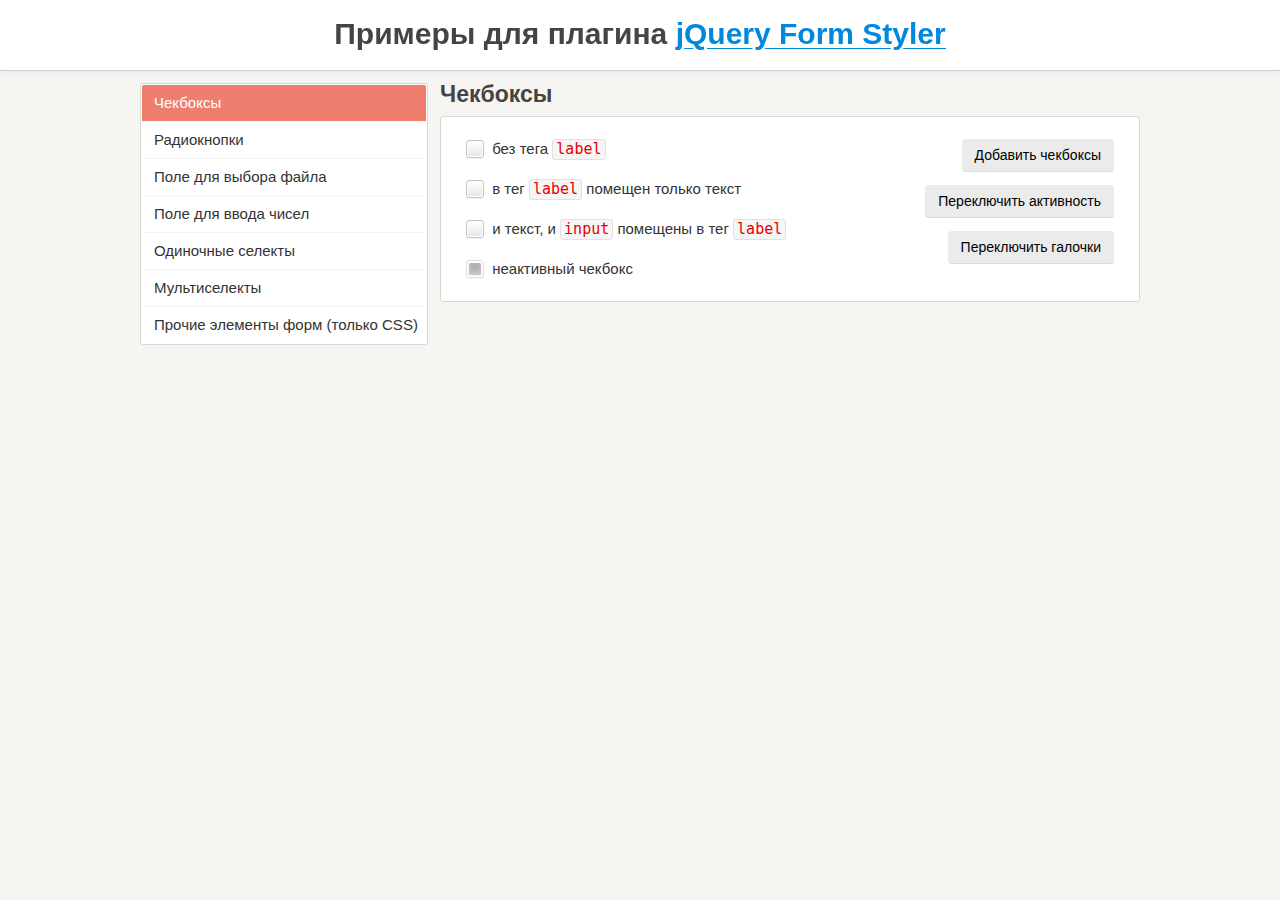
<file: libs/jQueryFormStyler-master/demo/index.html>
<!DOCTYPE html>
<html>
<head>
	<meta charset="utf-8" />
	<meta name="viewport" content="width=device-width, initial-scale=1.0" />
	<title>Примеры для плагина jQuery Form Styler</title>
	<link href="demo.css" rel="stylesheet" />
	<link href="../jquery.formstyler.css" rel="stylesheet" />
	<script src="http://ajax.googleapis.com/ajax/libs/jquery/1.11.3/jquery.min.js"></script>
	<script src="../jquery.formstyler.js"></script>
	<script>
		(function($) {
		$(function() {
			$('input, select').styler({
				selectSearch: true
			});
		});
		})(jQuery);
	</script>
	<script src="demo.js"></script>
</head>

<body>

<h1>Примеры для плагина <a href="http://dimox.name/jquery-form-styler/">jQuery Form Styler</a></h1>

<form method="post">
<div class="wrapper">

	<ul class="menu">
		<li class="current" data-hash="checkbox">Чекбоксы</li>
		<li data-hash="radio">Радиокнопки</li>
		<li data-hash="file">Поле для выбора файла</li>
		<li data-hash="number">Поле для ввода чисел</li>
		<li data-hash="select">Одиночные селекты</li>
		<li data-hash="multiselect">Мультиселекты</li>
		<li data-hash="css">Прочие элементы форм (только CSS)</li>
	</ul>

	<div class="content">

		<div class="box visible">
			<h2>Чекбоксы</h2>

			<div class="section lh">
				<div class="buttons">
					<button type="submit" class="button  add-checkbox">Добавить чекбоксы</button>
					<button type="submit" class="button  disable-input">Переключить активность</button>
					<button type="submit" class="button  check">Переключить галочки</button>
				</div>
				<input type="checkbox" /> без тега <code>label</code><br />
				<span id="r"><input type="checkbox" id="checkbox1" /></span> <label for="checkbox1"> в тег <code>label</code> помещен только текст</label><br />
				<label><input type="checkbox" /> и текст, и <code>input</code> помещены в тег <code>label</code></label><br />
				<label><input type="checkbox" disabled checked /> неактивный чекбокс</label>
			</div><!-- .section -->
		</div><!-- .box -->

		<div class="box">
			<h2>Радиокнопки</h2>

			<div class="section lh">
				<div class="buttons">
					<button type="submit" class="button  add-radio">Добавить радиокнопки</button>
					<button type="submit" class="button  disable-input">Переключить активность</button>
				</div>
				<input type="radio" name="radio" /> без тега <code>label</code><br />
				<input type="radio" name="radio" id="radio1" /> <label for="radio1"> в тег <code>label</code> помещен только текст</label><br />
				<label><input type="radio" name="radio" /> и текст, и <code>input</code> помещены в тег <code>label</code></label><br />
				<label><input type="radio" name="radio" disabled /> неактивная радиокнопка</label>
			</div><!-- .section -->
		</div><!-- .box -->

		<div class="box">
			<h2>Поле для выбора файла</h2>

			<div class="section">
				<div class="buttons">
					<button type="submit" class="button  add-file">Добавить поле</button>
					<button type="submit" class="button  disable-input">Переключить активность</button>
				</div>
				<input type="file" />
			</div><!-- .section -->
		</div><!-- .box -->

		<div class="box">
			<h2>Поле для ввода чисел</h2>

			<div class="section">
				<div class="buttons">
					<button type="submit" class="button  add-number">Добавить поле</button>
					<button type="submit" class="button  disable-input">Переключить активность</button>
				</div>
				<p>Поле без атрибутов.</p>
				<input type="number" />
			</div><!-- .section -->

			<div class="section">
				<p>Поле с атрибутами <code>min="0" max="100" step="5"</code>.</p>
				<input type="number" min="0" max="100" step="5" />
			</div><!-- .section -->

			<div class="section  number-plus-minus">
			<p>Другой вид переключателей.</p>
				<input type="number" />
			</div><!-- .section -->
		</div><!-- .box -->

		<div class="box">

			<h2>Одиночные селекты</h2>

			<p style="color: #43C617">По умолчанию ширина селекта на этой странице установлена 250 пикселей.</p>

			<div class="section">
				<div class="buttons">
					<button type="submit" class="button  add-select">Добавить селект</button>
					<button type="submit" class="button  add-options">Добавить пункты в список</button>
					<button type="submit" class="button  disable-select">Переключить активность селекта</button>
					<button type="submit" class="button  disable-options">Переключить активность пунктов</button>
				</div>
				<p><strong>Простой селект</strong> с несколькими пунктами, <br />один из них неактивный.</p>
				<select>
					<option>-- Выберите --</option>
					<option>Пункт 1</option>
					<option>Пункт 2</option>
					<option disabled>Пункт 3</option>
					<option>Пункт 4</option>
					<option>Пункт 5</option>
				</select>
			</div><!-- .section -->

			<div class="section">

				<p>Селект <strong>без заданной ширины</strong>, имеющий пункт <strong>с длинным текстом</strong>.</p>
				<select class="width-auto">
					<option>-- Выберите --</option>
					<option>Пункт 1</option>
					<option>Пункт 2</option>
					<option>Какой-то пункт с очень-очень-очень длинным-длинным-длинным текстом</option>
					<option>Пункт 4</option>
					<option>Пункт 5</option>
				</select>

				<br /><br />

				<p>Селект <strong>с шириной 200 пикселей</strong>, имеющий пункт <strong>с длинным текстом</strong>.</p>
				<select class="width-200">
					<option>-- Выберите --</option>
					<option>Пункт 1</option>
					<option>Пункт 2</option>
					<option>Какой-то пункт с очень-очень-очень длинным-длинным-длинным текстом</option>
					<option>Пункт 4</option>
					<option>Пункт 5</option>
				</select>

			</div><!-- .section -->

			<div class="section">

				<div class="sec maxheight">
					<p>Выпадающий список этого селекта <br /><strong>органичен по высоте</strong>.</p>
					<select>
						<option>-- Выберите --</option>
						<option>Пункт 1</option>
						<option>Пункт 2</option>
						<option>Пункт 3</option>
						<option>Пункт 4</option>
						<option>Пункт 5</option>
						<option>Пункт 6</option>
						<option>Пункт 7</option>
						<option>Пункт 8</option>
						<option>Пункт 9</option>
						<option>Пункт 10</option>
						<option>Пункт 11</option>
						<option>Пункт 12</option>
						<option>Пункт 13</option>
						<option>Пункт 14</option>
						<option>Пункт 15</option>
						<option>Пункт 16</option>
						<option>Пункт 17</option>
						<option>Пункт 18</option>
						<option>Пункт 19</option>
						<option>Пункт 20</option>
						<option>Пункт 21</option>
						<option>Пункт 22</option>
						<option>Пункт 23</option>
						<option>Пункт 24</option>
						<option>Пункт 25</option>
						<option>Пункт 26</option>
						<option>Пункт 27</option>
						<option>Пункт 28</option>
						<option>Пункт 29</option>
						<option>Пункт 30</option>
					</select>
				</div><!-- .sec -->

				<div class="sec">
					<p>Селект <strong>с длинным списком</strong>, не ограниченным максимальной высотой.</p>
					<select>
						<option>-- Выберите --</option>
						<option>Пункт 1</option>
						<option>Пункт 2</option>
						<option>Пункт 3</option>
						<option>Пункт 4</option>
						<option>Пункт 5</option>
						<option>Пункт 6</option>
						<option>Пункт 7</option>
						<option>Пункт 8</option>
						<option>Пункт 9</option>
						<option>Пункт 10</option>
						<option>Пункт 11</option>
						<option>Пункт 12</option>
						<option>Пункт 13</option>
						<option>Пункт 14</option>
						<option>Пункт 15</option>
						<option>Пункт 16</option>
						<option>Пункт 17</option>
						<option>Пункт 18</option>
						<option>Пункт 19</option>
						<option>Пункт 20</option>
						<option>Пункт 21</option>
						<option>Пункт 22</option>
						<option>Пункт 23</option>
						<option>Пункт 24</option>
						<option>Пункт 25</option>
						<option>Пункт 26</option>
						<option>Пункт 27</option>
						<option>Пункт 28</option>
						<option>Пункт 29</option>
						<option>Пункт 30</option>
						<option>Пункт 31</option>
						<option>Пункт 32</option>
						<option>Пункт 33</option>
						<option>Пункт 34</option>
						<option>Пункт 35</option>
						<option>Пункт 36</option>
						<option>Пункт 37</option>
						<option>Пункт 38</option>
						<option>Пункт 39</option>
						<option>Пункт 40</option>
						<option>Пункт 41</option>
						<option>Пункт 42</option>
						<option>Пункт 43</option>
						<option>Пункт 44</option>
						<option>Пункт 45</option>
						<option>Пункт 46</option>
						<option>Пункт 47</option>
						<option>Пункт 48</option>
						<option>Пункт 49</option>
						<option>Пункт 50</option>
						<option>Пункт 51</option>
						<option>Пункт 52</option>
						<option>Пункт 53</option>
						<option>Пункт 54</option>
						<option>Пункт 55</option>
						<option>Пункт 56</option>
						<option>Пункт 57</option>
						<option>Пункт 58</option>
						<option>Пункт 59</option>
						<option>Пункт 60</option>
						<option>Пункт 61</option>
						<option>Пункт 62</option>
						<option>Пункт 63</option>
						<option>Пункт 64</option>
						<option>Пункт 65</option>
						<option>Пункт 66</option>
						<option>Пункт 67</option>
						<option>Пункт 68</option>
						<option>Пункт 69</option>
						<option>Пункт 70</option>
						<option>Пункт 71</option>
						<option>Пункт 72</option>
						<option>Пункт 73</option>
						<option>Пункт 74</option>
						<option>Пункт 75</option>
						<option>Пункт 76</option>
						<option>Пункт 77</option>
						<option>Пункт 78</option>
						<option>Пункт 79</option>
						<option>Пункт 80</option>
						<option>Пункт 81</option>
						<option>Пункт 82</option>
						<option>Пункт 83</option>
						<option>Пункт 84</option>
						<option>Пункт 85</option>
						<option>Пункт 86</option>
						<option>Пункт 87</option>
						<option>Пункт 88</option>
						<option>Пункт 89</option>
						<option>Пункт 90</option>
						<option>Пункт 91</option>
						<option>Пункт 92</option>
						<option>Пункт 93</option>
						<option>Пункт 94</option>
						<option>Пункт 95</option>
						<option>Пункт 96</option>
						<option>Пункт 97</option>
						<option>Пункт 98</option>
						<option>Пункт 99</option>
						<option>Пункт 100</option>
					</select>
				</div><!-- .sec -->

			</div><!-- .section -->

			<div class="section">

				<div class="sec">
					<p>Проверяем, правильное ли значение передается при изменении. У оригинального селекта прописано: <code>onchange="alert(this.value)"</code>.</p>
					<select onchange="alert(this.value)">
						<option>-- Выберите --</option>
						<option>Пункт 1</option>
						<option>Пункт 2</option>
						<option>Пункт 3</option>
						<option>Пункт 4</option>
						<option>Пункт 5</option>
					</select>
				</div><!-- .sec -->

				<div class="sec">
					<p>Селект <strong>с замещающим текстом</strong> (placeholder). Текст "-- Выберите --" задан не через тег <code>option</code>, а через атрибут <code>data-placeholder</code>.</p>
					<select data-placeholder="-- Выберите --">
						<option label="-"></option>
						<option>Пункт 1</option>
						<option>Пункт 2</option>
						<option>Пункт 3</option>
						<option>Пункт 4</option>
						<option>Пункт 5</option>
					</select>
				</div><!-- .sec -->

			</div><!-- .section -->

			<div class="section">

				<div class="sec">
					<p>Селект <strong>с группировкой пунктов</strong> <br />(используется тег <code>optgroup</code>), один из них неактивный.</p>
					<select>
						<option>-- Выберите --</option>
						<optgroup label="Группа 1">
							<option>Пункт 1.1</option>
							<option>Пункт 1.2</option>
							<option>Пункт 1.3</option>
						</optgroup>
						<optgroup label="Группа 2">
							<option>Пункт 2.1</option>
							<option disabled>Пункт 2.2</option>
							<option>Пункт 2.3</option>
						</optgroup>
					</select>
				</div><!-- .sec -->

				<div class="sec">
					<p>Селект с выделением групп <strong>разными цветами</strong> (указаны классы <code>.color1</code> и <code>.color2</code> для <code>optgroup</code>).</p>
					<select>
						<option>-- Выберите --</option>
						<optgroup label="Группа 1" class="color1">
							<option>Пункт 1.1</option>
							<option>Пункт 1.2</option>
							<option>Пункт 1.3</option>
						</optgroup>
						<optgroup label="Группа 2" class="color2">
							<option>Пункт 2.1</option>
							<option>Пункт 2.2</option>
							<option>Пункт 2.3</option>
						</optgroup>
					</select>
				</div><!-- .sec -->

			</div><!-- .section -->

			<div class="section">

				<div class="sec showChanged">
					<p>Показываем, что селект изменен, используя класс <code>.changed</code> (появляется зеленая обводка).</p>
					<select>
						<option>-- Выберите --</option>
						<option>Пункт 1</option>
						<option>Пункт 2</option>
						<option>Пункт 3</option>
						<option>Пункт 4</option>
						<option>Пункт 5</option>
					</select>
				</div><!-- .sec -->

				<div class="sec lang">
					<p>Класс, указаннный для <code>option</code>, передается свернутом селекту, благодаря чему мы в нем видим флаг.</p>
					<select>
						<option>-- Выберите язык --</option>
						<option class="lang-en">Английский</option>
						<option class="lang-es">Испанский</option>
						<option class="lang-de">Немецкий</option>
						<option class="lang-ru">Русский</option>
						<option class="lang-fr">Французский</option>
					</select>
				</div><!-- .sec -->

			</div><!-- .section -->

			<br /><br /><br /><br /><br /><br /><br /><br /><br /><br />

		</div><!-- .box -->

		<div class="box">

			<h2>Мультиселекты</h2>

			<div class="section">
				<div class="buttons">
					<button type="submit" class="button  add-select  multiple">Добавить селект</button>
					<button type="submit" class="button  add-options">Добавить пункты в список</button>
					<button type="submit" class="button  disable-select">Переключить активность селекта</button>
					<button type="submit" class="button  disable-options">Переключить активность пунктов</button>
				</div>
				<p><strong>Мультиселект</strong>, один из пунктов неактивный, <br />параметр <code>size</code> не указан.</p>
				<select multiple>
					<option>-- Выберите --</option>
					<option>Пункт 1</option>
					<option>Пункт 2</option>
					<option disabled>Пункт 3</option>
					<option>Пункт 4</option>
					<option>Пункт 5</option>
				</select>
			</div><!-- .section -->

			<div class="section">
				<p>Мультиселект <strong>с параметром</strong> <code>size</code> <strong>равным</strong> <code>6</code> и <strong>с заданной шириной</strong> (400 пикселей).</p>
				<select multiple size="6" class="width-400">
					<option>-- Выберите один или несколько пунктов --</option>
					<option>Пункт 1</option>
					<option>Пункт 2</option>
					<option>Пункт 3</option>
					<option>Пункт 4</option>
					<option>Пункт 5</option>
				</select>
			</div><!-- .section -->

			<div class="section">

				<div class="sec">
					<p>Мультиселект <strong>с группировкой пунктов</strong> (используется тег <code>optgroup</code>), один из них неактивный.</p>
					<select multiple size="9">
						<option>-- Выберите --</option>
						<optgroup label="Группа 1">
							<option>Пункт 1.1</option>
							<option>Пункт 1.2</option>
							<option>Пункт 1.3</option>
						</optgroup>
						<optgroup label="Группа 2">
							<option>Пункт 2.1</option>
							<option disabled>Пункт 2.2</option>
							<option>Пункт 2.3</option>
						</optgroup>
					</select>
				</div><!-- .sec -->

				<div class="sec">
					<p>Мультиселект с выделением групп <strong>разными цветами</strong> (указаны классы <code>.color1</code> и <code>.color2</code> для <code>optgroup</code>).</p>
					<select multiple size="9">
						<option>-- Выберите --</option>
						<optgroup label="Группа 1" class="color1">
							<option>Пункт 1.1</option>
							<option>Пункт 1.2</option>
							<option>Пункт 1.3</option>
						</optgroup>
						<optgroup label="Группа 2" class="color2">
							<option>Пункт 2.1</option>
							<option>Пункт 2.2</option>
							<option>Пункт 2.3</option>
						</optgroup>
					</select>
				</div><!-- .sec -->

			</div><!-- .section -->

		</div><!-- .box -->

		<div class="box">

			<h2>Прочие элементы форм (только CSS)</h2>

			<div class="section css">
				<p>Стилизация данных элементов <strong>не требует наличия плагина</strong>.</p>

				<input class="styler" type="text" size="60" placeholder="Однострочное текстовое поле..." /> <code>&lt;input type="text"></code>

				<input class="styler" type="password" size="60" placeholder="Поле для ввода пароля..." /> <code>&lt;input type="password"></code>

				<textarea class="styler" cols="60" rows="5" placeholder="Многострочное текстовое поле..."></textarea> <code>&lt;textarea>&lt;/textarea></code><br />

				<input class="styler" type="button" value="Кнопка" /> <code>&lt;input type="button"></code><br />

				<button class="styler" type="submit">Кнопка</button> <code>&lt;button>&lt;/button></code><br />

				<input class="styler" type="reset" value="Сброс" /> <code>&lt;input type="reset"></code><br />

				<input class="styler" type="button" value="Кнопка неактивная" disabled /> <code>&lt;input type="button" disabled></code><br />
				<button class="styler" type="submit" disabled>Кнопка неактивная</button> <code>&lt;button disabled>&lt;/button></code>

			</div><!-- .section -->

		</div><!-- .box -->

	</div><!-- .content -->

</div><!-- .wrapper -->
</form>

</body>
</html>
</file>
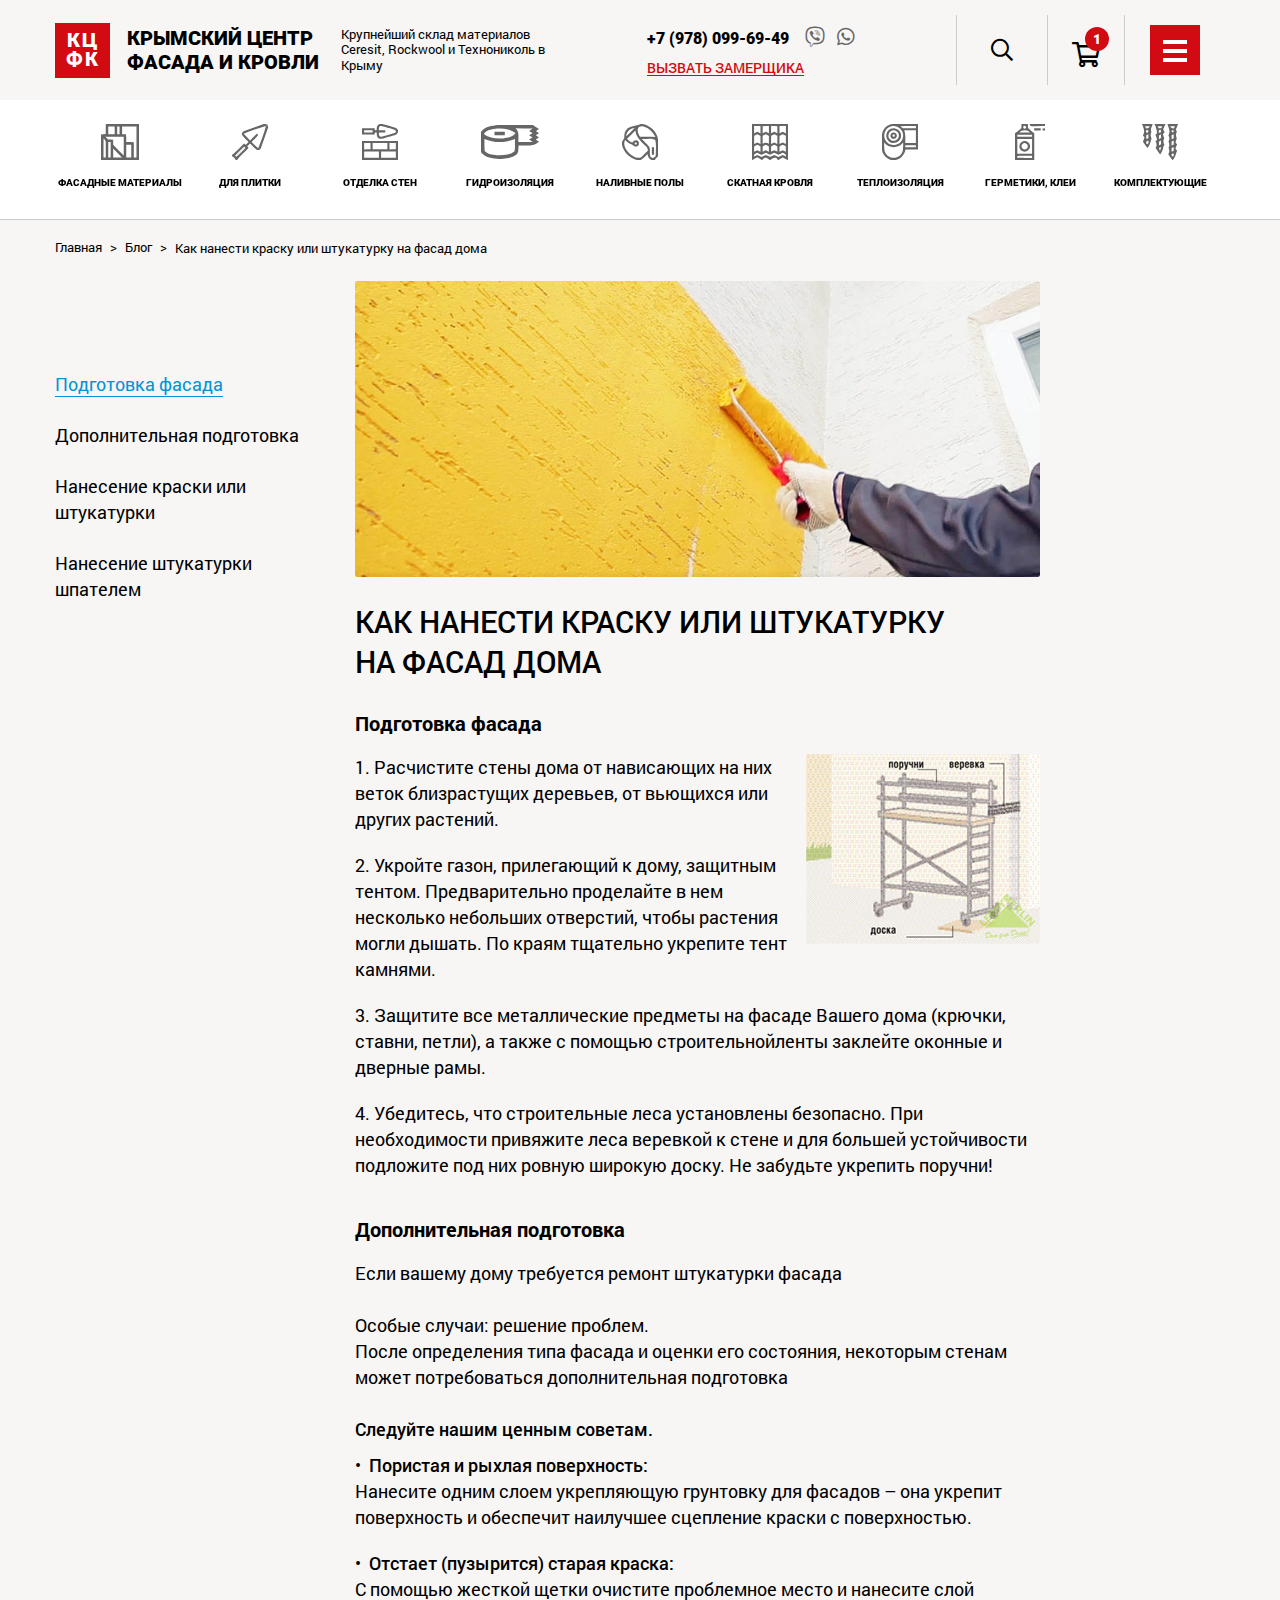
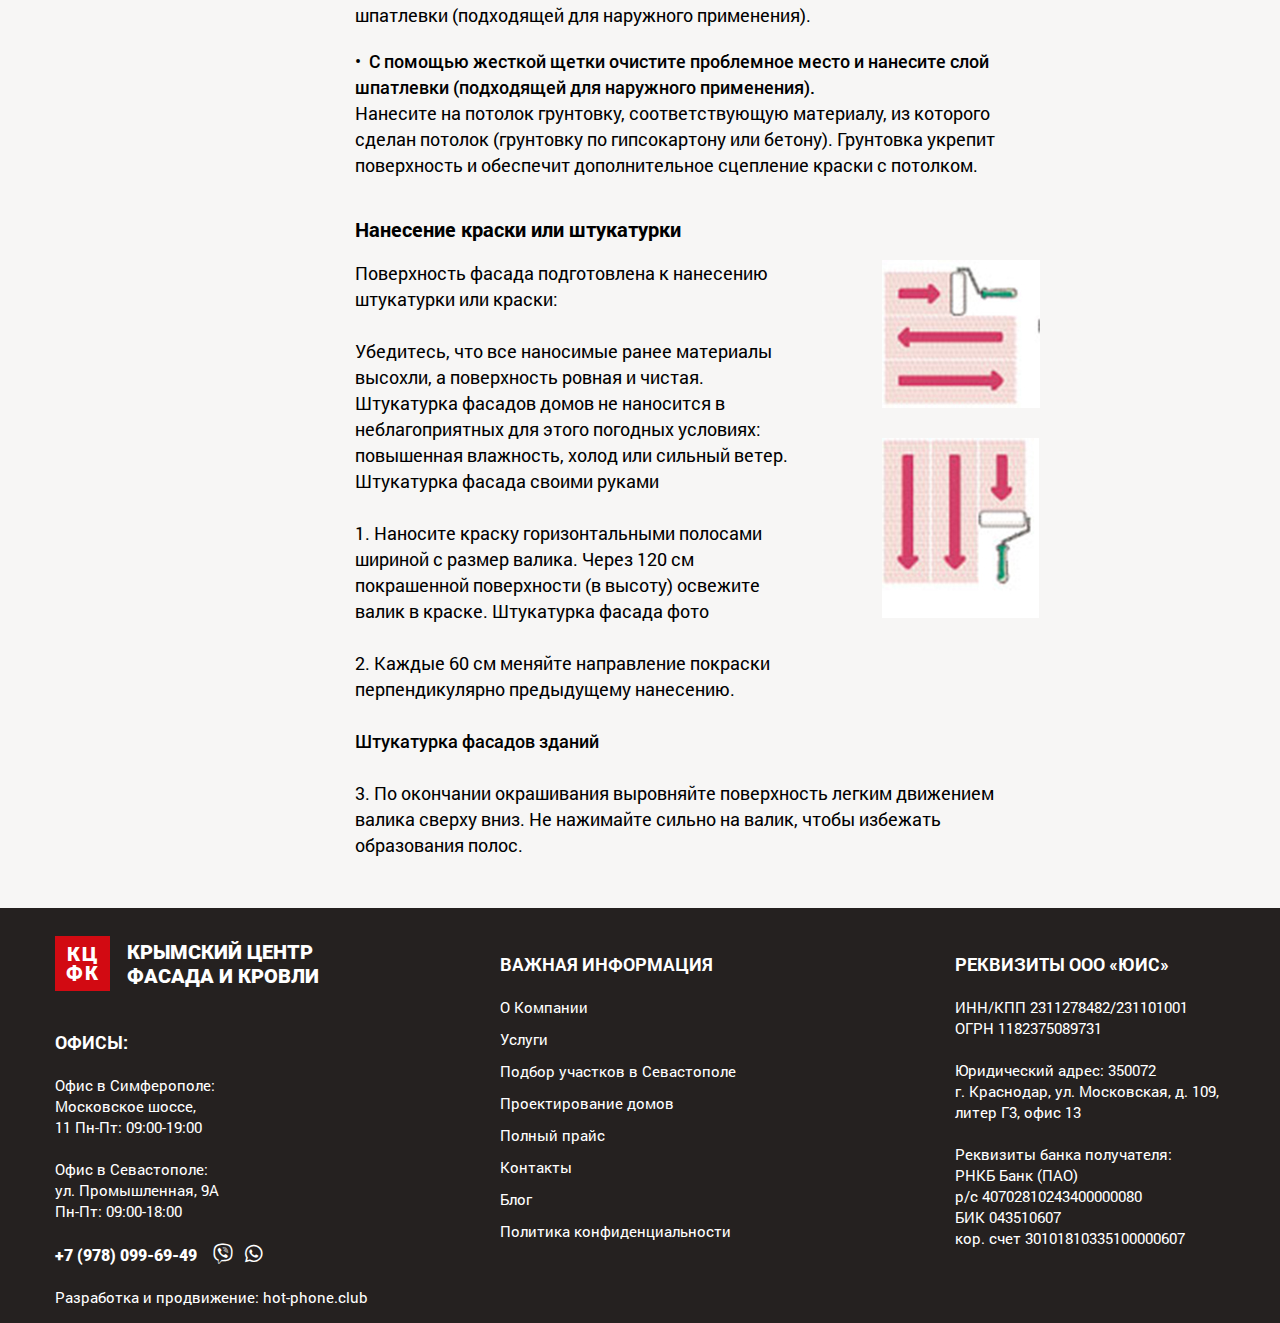
<file: article.html>
<!DOCTYPE html>
<!--[if lt IE 7]><html lang="ru" class="lt-ie9 lt-ie8 lt-ie7"><![endif]-->
<!--[if IE 7]><html lang="ru" class="lt-ie9 lt-ie8"><![endif]-->
<!--[if IE 8]><html lang="ru" class="lt-ie9"><![endif]-->
<!--[if gt IE 8]><!-->
<html lang="ru">
<!--<![endif]-->
<head>
	<meta charset="utf-8" />
	<title>Заголовок</title>
	<meta name="description" content="" />
	<meta http-equiv="X-UA-Compatible" content="IE=edge" />
	<meta name="viewport" content="width=device-width, initial-scale=1.0" />
	<link rel="shortcut icon" href="favicon.png" />
	<link rel="stylesheet" href="libs/bootstrap/bootstrap-grid.css" />
	<link rel="stylesheet" href="libs/fontawesome-free-5.12.0-web/css/all.min.css" />
	<link rel="stylesheet" href="libs/fancybox/jquery.fancybox.css" />
	<link rel="stylesheet" href="libs/slick-1.5.9/slick/slick.css" />
	<link rel="stylesheet" href="libs/slick-1.5.9/slick/slick-theme.css" />
	<link rel="stylesheet" href="css/fonts.css" />
	<link rel="stylesheet" href="css/main.css?ver=1.15" />
	<link rel="stylesheet" href="css/media.css?ver=1.15" />
</head>
<body>

	<div class="wrapper">

		<header class="header header_page">
			<div class="container">
				<div class="header__top">
					<div class="logo-wrap">
						<a href="#" class="logo">
							<span class="logo-icon">КЦ ФК</span>
							<span class="logo-name">Крымский центр фасада и кровли</span>
						</a>
						<div class="logo-descr">Крупнейший склад материалов Ceresit, Rockwool и Технониколь в Крыму</div>
					</div>
					<div class="header-location"><strong>Офис в Симферополе:</strong> <strong>Московское шоссе, 11</strong> Пн-Пт: 09:00-19:00</div>
					<div class="header-location"><strong>Офис в Севастополе:</strong> <strong>ул. Промышленная, 9А</strong> Пн-Пт: 09:00-18:00</div>
					<div class="header-contact">
						<a href="tel:+79780996949" class="phone-number"> +7 (978) 099-69-49</a>
						<ul class="list-social">
							<li><a href="#"><i class="fab fa-viber"></i></a></li>
							<li><a href="#"><i class="fab fa-whatsapp"></i></a></li>
						</ul>
						<br>
						<a href="#callback" class="link-page fancybox">Вызвать замерщика</a>
					</div>
					<div class="header__right">
						<div class="header-search">
							<form>
								<div class="header-search__line">
									<div class="item-form">
										<input type="text" placeholder="Поиск..." required="required">
									</div>
									<button class="btn-search"><i class="far fa-search"></i></button>
								</div>
							</form>
							<div class="btn-search-fake"><i class="far fa-search"></i><i class="fal fa-times"></i></div>
						</div>
						<a href="#" class="btn-basket"><i class="far fa-shopping-cart"></i><span class="btn-basket__value">1</span></a>
						<span class="btn_nav btn_nav_menu">
							<span class="sandwich">
								<span class="sw-topper"></span>
								<span class="sw-bottom"></span>
								<span class="sw-footer"></span>
							</span>
						</span>
					</div>
				</div>
			</div>
			<div class="header__bottom">
				<div class="container">
					<ul class="header-categories">
						<li>
							<a href="#">
								<span class="header-categories__icon"><img src="img/menu_1.svg" alt="alt"></span>
								<span class="header-categories__name">Фасадные материалы</span>
							</a>
						</li>
						<li>
							<a href="#">
								<span class="header-categories__icon"><img src="img/menu_2.svg" alt="alt"></span>
								<span class="header-categories__name">Для плитки</span>
							</a>
						</li>
						<li>
							<a href="#">
								<span class="header-categories__icon"><img src="img/menu_3.svg" alt="alt"></span>
								<span class="header-categories__name">Отделка стен</span>
							</a>
						</li>
						<li>
							<a href="#">
								<span class="header-categories__icon"><img src="img/menu_4.svg" alt="alt"></span>
								<span class="header-categories__name">Гидроизоляция</span>
							</a>
						</li>
						<li>
							<a href="#">
								<span class="header-categories__icon"><img src="img/menu_5.svg" alt="alt"></span>
								<span class="header-categories__name">Наливные полы</span>
							</a>
						</li>
						<li>
							<a href="#">
								<span class="header-categories__icon"><img src="img/menu_6.svg" alt="alt"></span>
								<span class="header-categories__name">Скатная кровля</span>
							</a>
						</li>
						<li>
							<a href="#">
								<span class="header-categories__icon"><img src="img/menu_7.svg" alt="alt"></span>
								<span class="header-categories__name">Теплоизоляция</span>
							</a>
						</li>
						<li>
							<a href="#">
								<span class="header-categories__icon"><img src="img/menu_8.svg" alt="alt"></span>
								<span class="header-categories__name">Герметики, клеи</span>
							</a>
						</li>
						<li>
							<a href="#">
								<span class="header-categories__icon"><img src="img/menu_9.svg" alt="alt"></span>
								<span class="header-categories__name">Комплектующие</span>
							</a>
						</li>
					</ul>
				</div>
			</div>
			<div class="header__fixed default">
				<div class="container">
					<div class="header__wrap">
						<a href="#" class="logo">
							<span class="logo-icon">КЦ ФК</span>
							<span class="logo-name">Крымский центр фасада и кровли</span>
						</a>
						<ul class="menu">
							<li><a href="#">О складе</a></li>
							<li><a href="#">Каталог товаров</a></li>
							<li><a href="#">Услуги</a></li>
							<li><a href="#">Проверенные подрядчики</a></li>
							<li><a href="#">Инструкции</a></li>
							<li><a href="#">Контакты</a></li>
						</ul>
						<a href="tel:+79780996949" class="phone-number"> <i class="fas fa-phone-alt"></i> +7 (978) 099-69-49</a>
						<ul class="list-social">
							<li><a href="#"><i class="fab fa-viber"></i></a></li>
							<li><a href="#"><i class="fab fa-whatsapp"></i></a></li>
						</ul>
						<a href="#callback" class="link-page fancybox"><i class="far fa-phone-alt"></i>Вызвать замерщика</a>
						<div class="header-search">
							<form>
								<div class="header-search__line">
									<div class="item-form">
										<input type="text" placeholder="Поиск..." required="required">
									</div>
									<button class="btn-search"><i class="far fa-search"></i></button>
								</div>
							</form>
							<div class="btn-search-fake"><i class="far fa-search"></i><i class="fal fa-times"></i></div>
						</div>
						<a href="#" class="btn-basket"><i class="far fa-shopping-cart"></i><span class="btn-basket__value">1</span></a>
						<span class="btn_nav btn_nav_menu">
							<span class="sandwich">
								<span class="sw-topper"></span>
								<span class="sw-bottom"></span>
								<span class="sw-footer"></span>
							</span>
						</span>
					</div>
				</div>
			</div>
			<div class="wrap-menu">
				<div class="container">
					<ul class="menu">
						<li><a href="#">О складе</a></li>
						<li><a href="#">Каталог товаров</a></li>
						<li><a href="#">Услуги</a></li>
						<li><a href="#">Проверенные подрядчики</a></li>
						<li><a href="#">Инструкции и рекомендации</a></li>
						<li><a href="#">Контакты</a></li>
					</ul>
				</div>
			</div>
		</header>

		<div class="article">
			<div class="container">
				<ul class="breadcumbs">
					<li><a href="#">Главная </a><span>></span></li>
					<li><a href="#">Блог</a><span>></span></li>
					<li>Как нанести краску или штукатурку на фасад дома</li>
				</ul>
				<div class="row">
					<div class="col-lg-3">
						<ul class="links-article">
							<li class="active"><a href="#article-1">Подготовка фасада</a></li>
							<li><a href="#article-2">Дополнительная подготовка</a></li>
							<li><a href="#article-3">Нанесение краски или штукатурки</a></li>
							<li><a href="#article-3">Нанесение штукатурки шпателем</a></li>
						</ul>
					</div>
					<div class="col-xl-7 col-lg-9 col_pr">
						<div class="article__image">
							<img src="img/article1.jpg" alt="alt">
						</div>
						<h1 class="title-section">Как нанести краску или штукатурку <br>на фасад дома</h1>
						<div id="article-1">
							<div class="subtitle">Подготовка фасада</div>
							<div class="img-article">
								<img src="img/img_article1.jpg" alt="alt">
							</div>
							<ul>
								<li>1. Расчистите стены дома от нависающих на них веток близрастущих деревьев, от вьющихся или других растений. </li>
								<li>2.  Укройте газон, прилегающий к дому, защитным тентом. Предварительно проделайте в нем несколько небольших отверстий, чтобы растения могли дышать. По краям тщательно укрепите тент камнями.</li>
								<li>3. Защитите все металлические предметы на фасаде Вашего дома (крючки, ставни, петли), а также с помощью строительнойленты заклейте оконные и дверные рамы.</li>
								<li>4. Убедитесь, что строительные леса установлены безопасно. При необходимости привяжите леса веревкой к стене и для большей устойчивости подложите под них ровную широкую доску. Не забудьте укрепить поручни!</li>
							</ul>
						</div>
						<div id="article-2">
							<div class="subtitle">Дополнительная подготовка</div>
							<p>Если вашему дому требуется ремонт штукатурки фасада</p>
							<br>
							<p>Особые случаи: решение проблем.</p>
							<p>После определения типа фасада и оценки его состояния, некоторым стенам может потребоваться дополнительная подготовка</p>
							<br>
							<p><strong>Следуйте нашим ценным советам.</strong></p>
							<ul class="list-dots">
								<li><strong>Пористая и рыхлая поверхность:</strong> <br>Нанесите одним слоем укрепляющую грунтовку для фасадов – она укрепит поверхность и обеспечит наилучшее сцепление краски с поверхностью.</li>
								<li><strong>Отстает (пузырится) старая краска:</strong> <br>С помощью жесткой щетки очистите проблемное место и нанесите слой шпатлевки (подходящей для наружного применения).</li>
								<li><strong>С помощью жесткой щетки очистите проблемное место и нанесите слой шпатлевки (подходящей для наружного применения).</strong> <br> Нанесите на потолок грунтовку, соответствующую материалу, из которого сделан потолок (грунтовку по гипсокартону или бетону). Грунтовка укрепит поверхность и обеспечит дополнительное сцепление краски с потолком.</li>
							</ul>
						</div>
						<div id="article-3">
							<div class="subtitle">Нанесение краски или штукатурки</div>
							<div class="img-article img-article_couple">
								<img src="img/img_article2.jpg" alt="alt">
								<img src="img/img_article3.jpg" alt="alt">
							</div>
							<p>Поверхность фасада подготовлена к нанесению штукатурки или краски:</p>
							<br>
							<p>Убедитесь, что все наносимые ранее материалы высохли, а поверхность ровная и чистая. Штукатурка фасадов домов не наносится в неблагоприятных для этого погодных условиях: повышенная влажность, холод или сильный ветер.</p>
							<p>Штукатурка фасада своими руками</p>
							<br>
							<p>1. Наносите краску горизонтальными полосами шириной с размер валика. Через 120 см покрашенной поверхности (в высоту) освежите валик в краске. Штукатурка фасада фото</p>
							<br>
							<p>2. Каждые 60 см меняйте направление покраски перпендикулярно предыдущему нанесению.</p>
							<br>
							<p><strong>Штукатурка фасадов зданий</strong></p>
							<br>
							<p>3. По окончании окрашивания выровняйте поверхность легким движением валика сверху вниз. Не нажимайте сильно на валик, чтобы избежать образования полос.</p>
						</div>
					</div>
				</div>
			</div>
		</div>

		<footer class="footer">
			<div class="container">
				<div class="row">
					<div class="col-lg-4 col-6">
						<a href="#" class="logo">
							<span class="logo-icon">КЦ ФК</span>
							<span class="logo-name">Крымский центр фасада и кровли</span>
						</a>
						<div class="footer__title">Офисы:</div>
						<p>Офис в Симферополе:</p>
						<p>Московское шоссе,</p>
						<p>11 Пн-Пт: 09:00-19:00</p>
						<br>
						<p>Офис в Севастополе:</p>
						<p>ул. Промышленная, 9А</p>
						<p>Пн-Пт: 09:00-18:00</p>
						<br>
						<a href="tel:+79780996949" class="phone-number">+7 (978) 099-69-49</a>
						<ul class="list-social">
							<li><a href="#"><i class="fab fa-viber"></i></a></li>
							<li><a href="#"><i class="fab fa-whatsapp"></i></a></li>
						</ul>
						<br>
						<br>
						<p>Разработка и продвижение: <a href="#">hot-phone.club</a></p>
					</div>
					<div class="col-lg-5 col-6 col_footer">
						<div class="footer__title">Важная информация</div>
						<ul class="nav-footer">
							<li><a href="#">О Компании</a></li>
							<li><a href="#">Услуги</a></li>
							<li><a href="#">Подбор участков в Севастополе</a></li>
							<li><a href="#">Проектирование домов</a></li>
							<li><a href="#">Полный прайс</a></li>
							<li><a href="#">Контакты</a></li>
							<li><a href="#">Блог</a></li>
							<li><a href="#">Политика конфиденциальности</a></li>
						</ul>
					</div>
					<div class="col-lg-3 col-md-6 col_footer">
						<div class="footer__title">Реквизиты ООО «ЮИС»</div>
						<p>ИНН/КПП 2311278482/231101001</p>
						<p>ОГРН 1182375089731</p>
						<br>
						<p> Юридический адрес: 350072</p>
						<p>г. Краснодар, ул. Московская, д. 109,</p>
						<p>литер Г3, офис 13</p>
						<br>
						<p>Реквизиты банка получателя:</p>
						<p>РНКБ Банк (ПАО)</p>
						<p>р/с 40702810243400000080</p>
						<p>БИК 043510607 </p>
						<p>кор. счет 30101810335100000607</p>
					</div>
				</div>
			</div>
		</footer>
		
	</div>

	<div id="callback" class="modal-block">
		<div class="modal-wrap">
			<div class="block-form">
				<div class="title-section">Вызвать замерщика</div>
				<form>
					<div class="item-form">
						<input type="text" placeholder="Имя" required="required">
					</div>
					<div class="item-form">
						<input type="text" placeholder="Телефон" class="input-phone" required="required">
					</div>
					<button class="btn-main" type="submit">Отправить</button>
					<div class="checkbox-wrap">
						<div class="checkbox">
							<label>
								<input type="checkbox" required="required" checked="checked" />
								<span>Согласие на обработку персональных данных</span>
							</label>
						</div>
					</div>
				</form>
			</div>
		</div>
	</div>

	<!--[if lt IE 9]>
	<script src="libs/html5shiv/es5-shim.min.js"></script>
	<script src="libs/html5shiv/html5shiv.min.js"></script>
	<script src="libs/html5shiv/html5shiv-printshiv.min.js"></script>
	<script src="libs/respond/respond.min.js"></script>
<![endif]-->
<script src="libs/jquery/jquery-1.11.1.min.js"></script>
<script src="libs/jquery-mousewheel/jquery.mousewheel.min.js"></script>
<script src="libs/fancybox/jquery.fancybox.pack.js"></script>
<script src="libs/slick-1.5.9/slick/slick.min.js"></script>
<script src="libs/mask/jquery.maskedinput.js"></script>
<script src="libs/scroll2id/PageScroll2id.min.js"></script>
<script src="libs/jQueryFormStyler-master/jquery.formstyler.min.js"></script>
<script src="js/common.js?ver=1.15"></script>
<!-- Yandex.Metrika counter --><!-- /Yandex.Metrika counter -->
<!-- Google Analytics counter --><!-- /Google Analytics counter -->
</body>
</html>
</file>
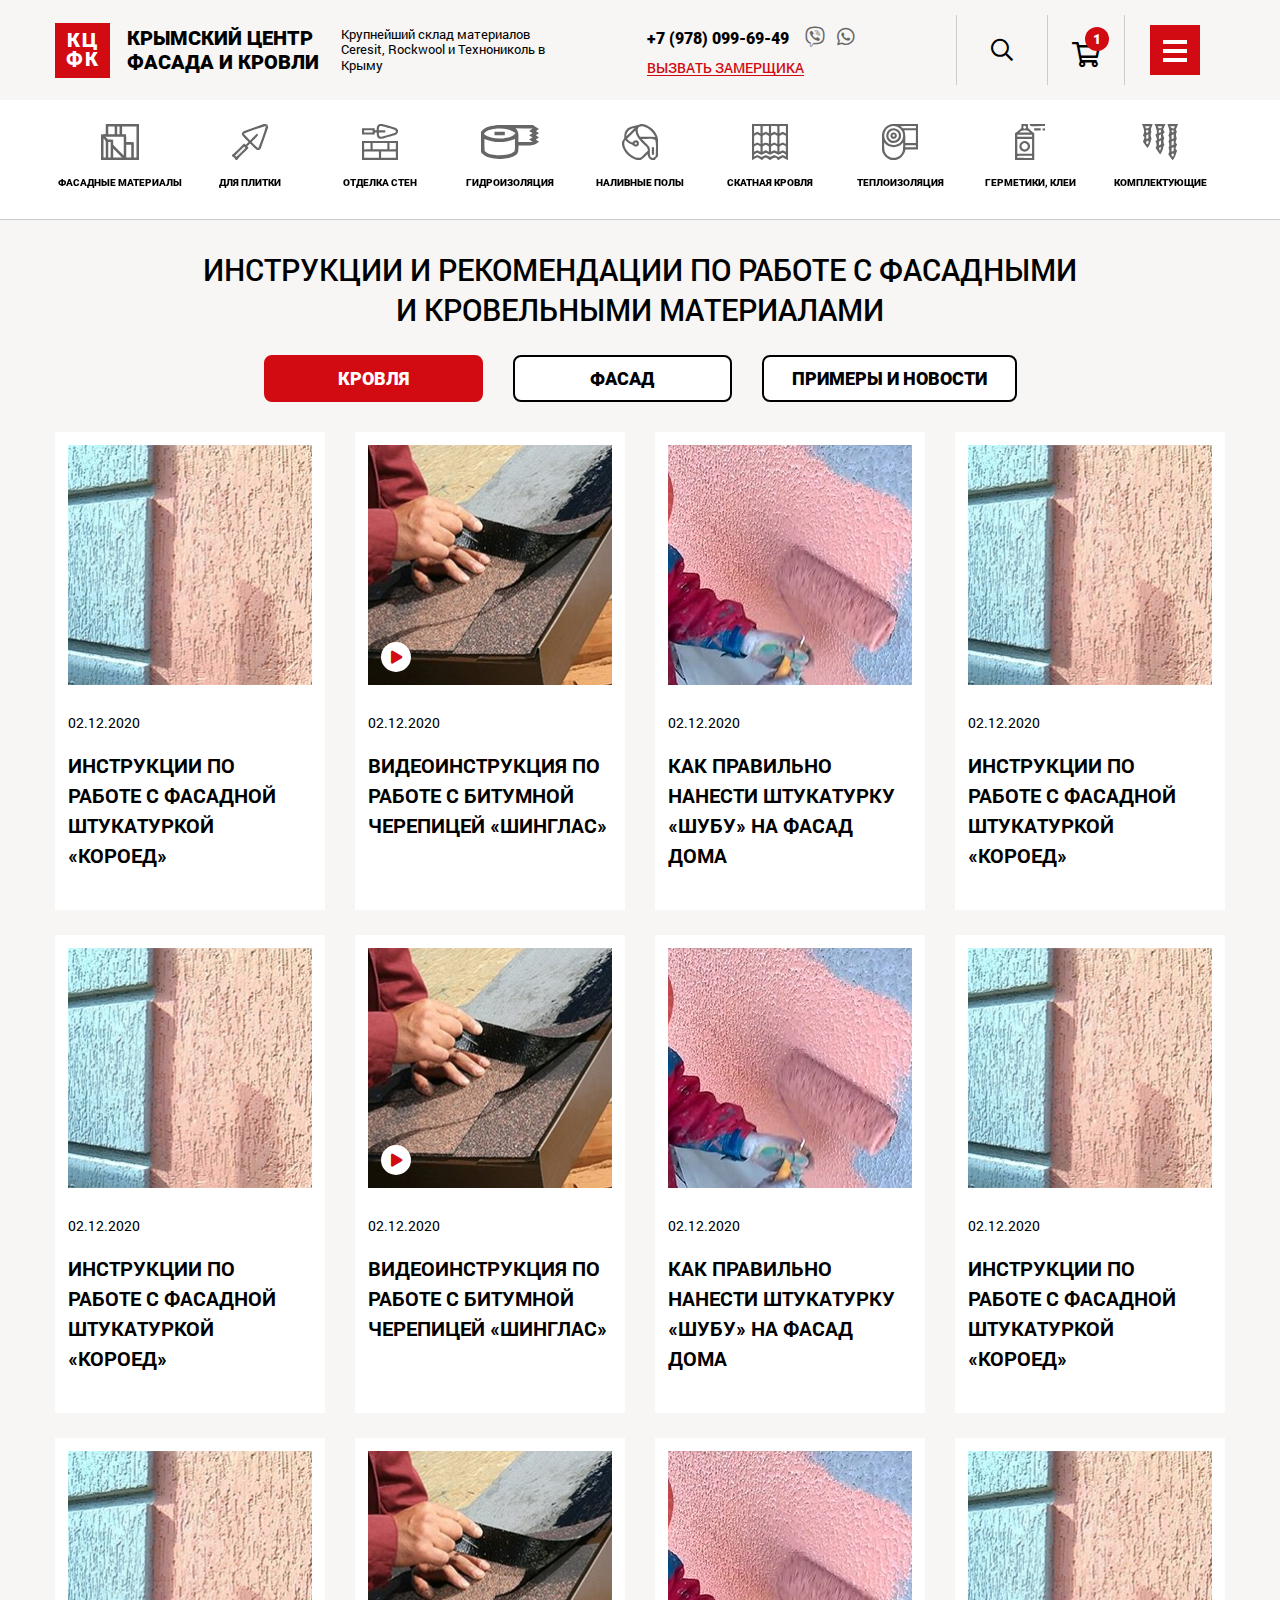
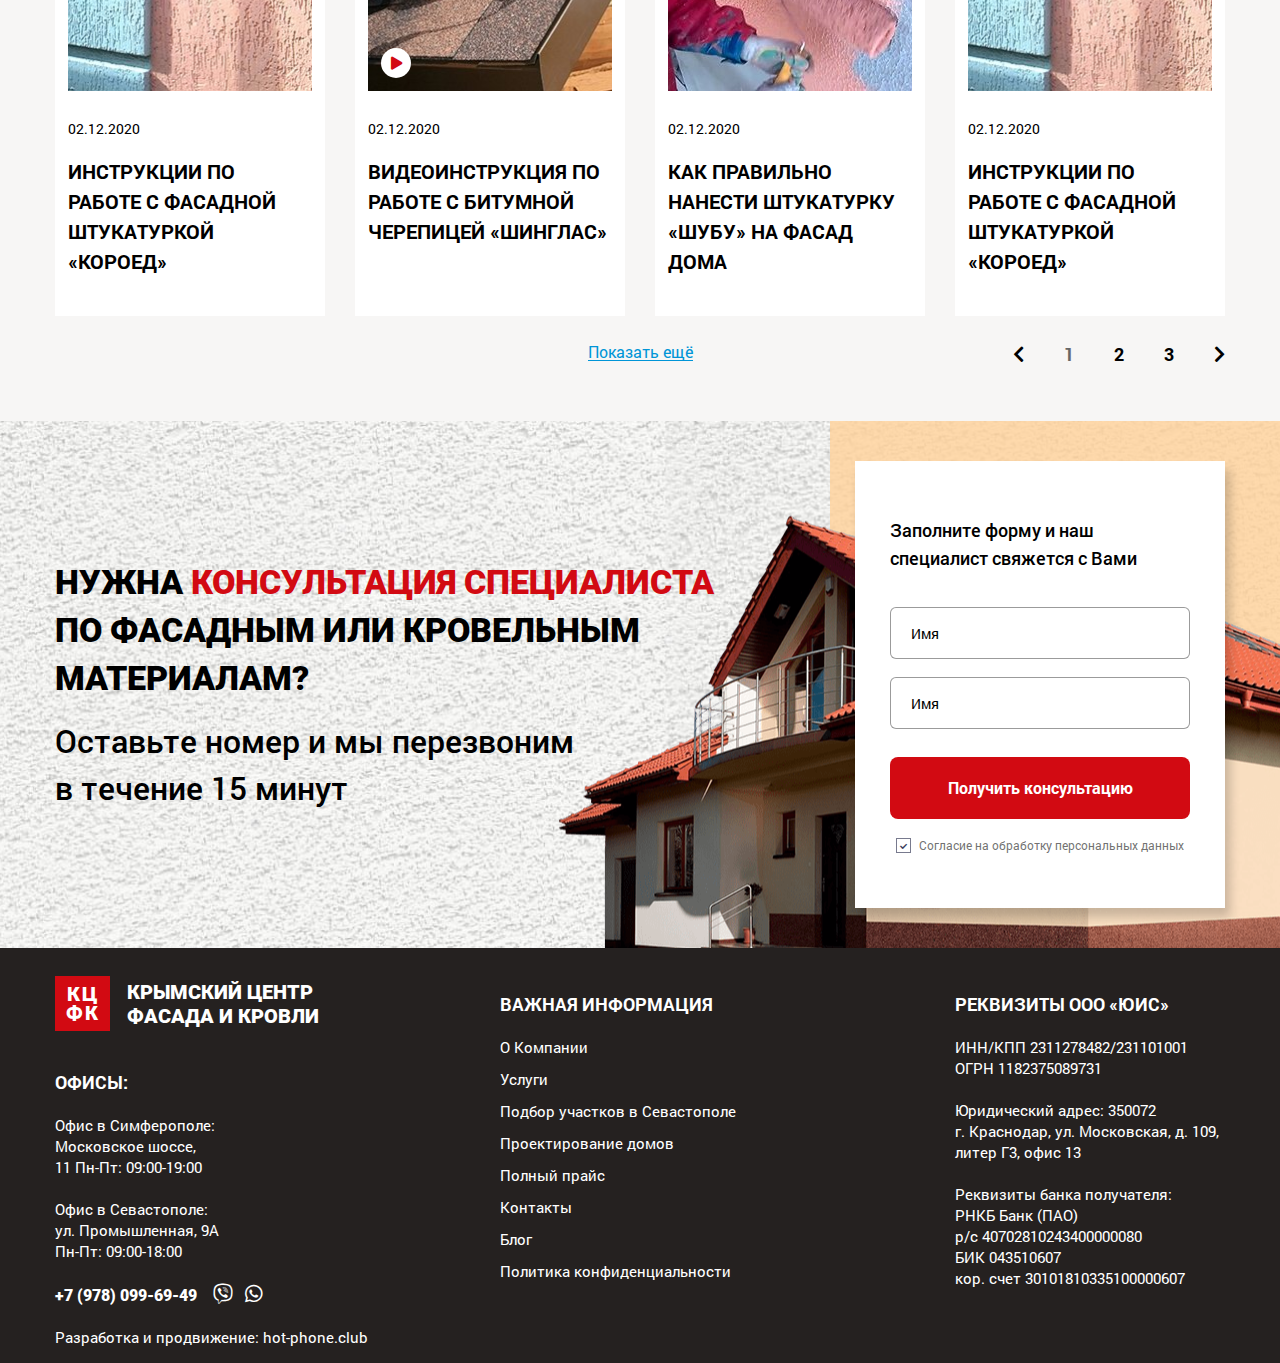
<file: articles.html>
<!DOCTYPE html>
<!--[if lt IE 7]><html lang="ru" class="lt-ie9 lt-ie8 lt-ie7"><![endif]-->
<!--[if IE 7]><html lang="ru" class="lt-ie9 lt-ie8"><![endif]-->
<!--[if IE 8]><html lang="ru" class="lt-ie9"><![endif]-->
<!--[if gt IE 8]><!-->
<html lang="ru">
<!--<![endif]-->
<head>
	<meta charset="utf-8" />
	<title>Заголовок</title>
	<meta name="description" content="" />
	<meta http-equiv="X-UA-Compatible" content="IE=edge" />
	<meta name="viewport" content="width=device-width, initial-scale=1.0" />
	<link rel="shortcut icon" href="favicon.png" />
	<link rel="stylesheet" href="libs/bootstrap/bootstrap-grid.css" />
	<link rel="stylesheet" href="libs/fontawesome-free-5.12.0-web/css/all.min.css" />
	<link rel="stylesheet" href="libs/fancybox/jquery.fancybox.css" />
	<link rel="stylesheet" href="libs/slick-1.5.9/slick/slick.css" />
	<link rel="stylesheet" href="libs/slick-1.5.9/slick/slick-theme.css" />
	<link rel="stylesheet" href="css/fonts.css" />
	<link rel="stylesheet" href="css/main.css?ver=1.15" />
	<link rel="stylesheet" href="css/media.css?ver=1.15" />
</head>
<body>

	<div class="wrapper">

		<header class="header header_page">
			<div class="container">
				<div class="header__top">
					<div class="logo-wrap">
						<a href="#" class="logo">
							<span class="logo-icon">КЦ ФК</span>
							<span class="logo-name">Крымский центр фасада и кровли</span>
						</a>
						<div class="logo-descr">Крупнейший склад материалов Ceresit, Rockwool и Технониколь в Крыму</div>
					</div>
					<div class="header-location"><strong>Офис в Симферополе:</strong> <strong>Московское шоссе, 11</strong> Пн-Пт: 09:00-19:00</div>
					<div class="header-location"><strong>Офис в Севастополе:</strong> <strong>ул. Промышленная, 9А</strong> Пн-Пт: 09:00-18:00</div>
					<div class="header-contact">
						<a href="tel:+79780996949" class="phone-number"> +7 (978) 099-69-49</a>
						<ul class="list-social">
							<li><a href="#"><i class="fab fa-viber"></i></a></li>
							<li><a href="#"><i class="fab fa-whatsapp"></i></a></li>
						</ul>
						<br>
						<a href="#callback" class="link-page fancybox">Вызвать замерщика</a>
					</div>
					<div class="header__right">
						<div class="header-search">
							<form>
								<div class="header-search__line">
									<div class="item-form">
										<input type="text" placeholder="Поиск..." required="required">
									</div>
									<button class="btn-search"><i class="far fa-search"></i></button>
								</div>
							</form>
							<div class="btn-search-fake"><i class="far fa-search"></i><i class="fal fa-times"></i></div>
						</div>
						<a href="#" class="btn-basket"><i class="far fa-shopping-cart"></i><span class="btn-basket__value">1</span></a>
						<span class="btn_nav btn_nav_menu">
							<span class="sandwich">
								<span class="sw-topper"></span>
								<span class="sw-bottom"></span>
								<span class="sw-footer"></span>
							</span>
						</span>
					</div>
				</div>
			</div>
			<div class="header__bottom">
				<div class="container">
					<ul class="header-categories">
						<li>
							<a href="#">
								<span class="header-categories__icon"><img src="img/menu_1.svg" alt="alt"></span>
								<span class="header-categories__name">Фасадные материалы</span>
							</a>
						</li>
						<li>
							<a href="#">
								<span class="header-categories__icon"><img src="img/menu_2.svg" alt="alt"></span>
								<span class="header-categories__name">Для плитки</span>
							</a>
						</li>
						<li>
							<a href="#">
								<span class="header-categories__icon"><img src="img/menu_3.svg" alt="alt"></span>
								<span class="header-categories__name">Отделка стен</span>
							</a>
						</li>
						<li>
							<a href="#">
								<span class="header-categories__icon"><img src="img/menu_4.svg" alt="alt"></span>
								<span class="header-categories__name">Гидроизоляция</span>
							</a>
						</li>
						<li>
							<a href="#">
								<span class="header-categories__icon"><img src="img/menu_5.svg" alt="alt"></span>
								<span class="header-categories__name">Наливные полы</span>
							</a>
						</li>
						<li>
							<a href="#">
								<span class="header-categories__icon"><img src="img/menu_6.svg" alt="alt"></span>
								<span class="header-categories__name">Скатная кровля</span>
							</a>
						</li>
						<li>
							<a href="#">
								<span class="header-categories__icon"><img src="img/menu_7.svg" alt="alt"></span>
								<span class="header-categories__name">Теплоизоляция</span>
							</a>
						</li>
						<li>
							<a href="#">
								<span class="header-categories__icon"><img src="img/menu_8.svg" alt="alt"></span>
								<span class="header-categories__name">Герметики, клеи</span>
							</a>
						</li>
						<li>
							<a href="#">
								<span class="header-categories__icon"><img src="img/menu_9.svg" alt="alt"></span>
								<span class="header-categories__name">Комплектующие</span>
							</a>
						</li>
					</ul>
				</div>
			</div>
			<div class="header__fixed default">
				<div class="container">
					<div class="header__wrap">
						<a href="#" class="logo">
							<span class="logo-icon">КЦ ФК</span>
							<span class="logo-name">Крымский центр фасада и кровли</span>
						</a>
						<ul class="menu">
							<li><a href="#">О складе</a></li>
							<li><a href="#">Каталог товаров</a></li>
							<li><a href="#">Услуги</a></li>
							<li><a href="#">Проверенные подрядчики</a></li>
							<li><a href="#">Инструкции</a></li>
							<li><a href="#">Контакты</a></li>
						</ul>
						<a href="tel:+79780996949" class="phone-number"> <i class="fas fa-phone-alt"></i> +7 (978) 099-69-49</a>
						<ul class="list-social">
							<li><a href="#"><i class="fab fa-viber"></i></a></li>
							<li><a href="#"><i class="fab fa-whatsapp"></i></a></li>
						</ul>
						<a href="#callback" class="link-page fancybox"><i class="far fa-phone-alt"></i>Вызвать замерщика</a>
						<div class="header-search">
							<form>
								<div class="header-search__line">
									<div class="item-form">
										<input type="text" placeholder="Поиск..." required="required">
									</div>
									<button class="btn-search"><i class="far fa-search"></i></button>
								</div>
							</form>
							<div class="btn-search-fake"><i class="far fa-search"></i><i class="fal fa-times"></i></div>
						</div>
						<a href="#" class="btn-basket"><i class="far fa-shopping-cart"></i><span class="btn-basket__value">1</span></a>
						<span class="btn_nav btn_nav_menu">
							<span class="sandwich">
								<span class="sw-topper"></span>
								<span class="sw-bottom"></span>
								<span class="sw-footer"></span>
							</span>
						</span>
					</div>
				</div>
			</div>
			<div class="wrap-menu">
				<div class="container">
					<ul class="menu">
						<li><a href="#">О складе</a></li>
						<li><a href="#">Каталог товаров</a></li>
						<li><a href="#">Услуги</a></li>
						<li><a href="#">Проверенные подрядчики</a></li>
						<li><a href="#">Инструкции и рекомендации</a></li>
						<li><a href="#">Контакты</a></li>
					</ul>
				</div>
			</div>
		</header>

		<div class="page-articles">
			<div class="container">
				<div class="title-section">Инструкции и рекомендации по работе с фасадными и кровельными материалами</div>
				<ul class="tabs">
					<li class="active"><a href="#tab1">кровля</a></li>
					<li><a href="#tab2">фасад</a></li>
					<li><a href="#tab3">Примеры и новости</a></li>
				</ul>
				<div class="tab-container">
					<div class="tab-pane active" id="tab1">
						<div class="row row_article">
							<div class="col-xl-3 col-6">
								<a href="#" class="item-article">
									<span class="item-article__image">
										<img src="img/item_article1.jpg" alt="alt">
									</span>
									<span class="item-article__date">02.12.2020</span>
									<span class="item-article__name">Инструкции по работе с фасадной штукатуркой «Короед»</span>
								</a>
							</div>
							<div class="col-xl-3 col-6">
								<a href="#" class="item-article">
									<span class="item-article__image">
										<img src="img/item_article2.jpg" alt="alt">
										<span class="icon-video"><i class="fas fa-play"></i></span>
									</span>
									<span class="item-article__date">02.12.2020</span>
									<span class="item-article__name">Видеоинструкция по работе с битумной черепицей «Шинглас»</span>
								</a>
							</div>
							<div class="col-xl-3 col-6">
								<a href="#" class="item-article">
									<span class="item-article__image">
										<img src="img/item_article3.jpg" alt="alt">
									</span>
									<span class="item-article__date">02.12.2020</span>
									<span class="item-article__name">Как правильно нанести штукатурку «Шубу» на фасад дома</span>
								</a>
							</div>
							<div class="col-xl-3 col-6">
								<a href="#" class="item-article">
									<span class="item-article__image">
										<img src="img/item_article4.jpg" alt="alt">
									</span>
									<span class="item-article__date">02.12.2020</span>
									<span class="item-article__name">Инструкции по работе с фасадной штукатуркой «Короед»</span>
								</a>
							</div>
							<div class="col-xl-3 col-6">
								<a href="#" class="item-article">
									<span class="item-article__image">
										<img src="img/item_article1.jpg" alt="alt">
									</span>
									<span class="item-article__date">02.12.2020</span>
									<span class="item-article__name">Инструкции по работе с фасадной штукатуркой «Короед»</span>
								</a>
							</div>
							<div class="col-xl-3 col-6">
								<a href="#" class="item-article">
									<span class="item-article__image">
										<img src="img/item_article2.jpg" alt="alt">
										<span class="icon-video"><i class="fas fa-play"></i></span>
									</span>
									<span class="item-article__date">02.12.2020</span>
									<span class="item-article__name">Видеоинструкция по работе с битумной черепицей «Шинглас»</span>
								</a>
							</div>
							<div class="col-xl-3 col-6">
								<a href="#" class="item-article">
									<span class="item-article__image">
										<img src="img/item_article3.jpg" alt="alt">
									</span>
									<span class="item-article__date">02.12.2020</span>
									<span class="item-article__name">Как правильно нанести штукатурку «Шубу» на фасад дома</span>
								</a>
							</div>
							<div class="col-xl-3 col-6">
								<a href="#" class="item-article">
									<span class="item-article__image">
										<img src="img/item_article4.jpg" alt="alt">
									</span>
									<span class="item-article__date">02.12.2020</span>
									<span class="item-article__name">Инструкции по работе с фасадной штукатуркой «Короед»</span>
								</a>
							</div>
							<div class="col-xl-3 col-6">
								<a href="#" class="item-article">
									<span class="item-article__image">
										<img src="img/item_article1.jpg" alt="alt">
									</span>
									<span class="item-article__date">02.12.2020</span>
									<span class="item-article__name">Инструкции по работе с фасадной штукатуркой «Короед»</span>
								</a>
							</div>
							<div class="col-xl-3 col-6">
								<a href="#" class="item-article">
									<span class="item-article__image">
										<img src="img/item_article2.jpg" alt="alt">
										<span class="icon-video"><i class="fas fa-play"></i></span>
									</span>
									<span class="item-article__date">02.12.2020</span>
									<span class="item-article__name">Видеоинструкция по работе с битумной черепицей «Шинглас»</span>
								</a>
							</div>
							<div class="col-xl-3 col-6">
								<a href="#" class="item-article">
									<span class="item-article__image">
										<img src="img/item_article3.jpg" alt="alt">
									</span>
									<span class="item-article__date">02.12.2020</span>
									<span class="item-article__name">Как правильно нанести штукатурку «Шубу» на фасад дома</span>
								</a>
							</div>
							<div class="col-xl-3 col-6">
								<a href="#" class="item-article">
									<span class="item-article__image">
										<img src="img/item_article4.jpg" alt="alt">
									</span>
									<span class="item-article__date">02.12.2020</span>
									<span class="item-article__name">Инструкции по работе с фасадной штукатуркой «Короед»</span>
								</a>
							</div>
						</div>
						<div class="bottom-articles">
							<a href="#" class="link-main">Показать ещё</a>
						</div>
						<div class="pagination">
							<ul>
								<li class="pagination__arrow"><a href="#"><i class="fas fa-chevron-left"></i></a></li>
								<li class="active"><a href="#">1</a></li>
								<li><a href="#">2</a></li>
								<li><a href="#">3</a></li>
								<li class="pagination__arrow"><a href="#"><i class="fas fa-chevron-right"></i></a></li>
							</ul>
						</div>
					</div>
					<div class="tab-pane" id="tab2">
						<div class="row row_article">
							<div class="col-xl-3 col-6">
								<a href="#" class="item-article">
									<span class="item-article__image">
										<img src="img/item_article2.jpg" alt="alt">
										<span class="icon-video"><i class="fas fa-play"></i></span>
									</span>
									<span class="item-article__date">02.12.2020</span>
									<span class="item-article__name">Видеоинструкция по работе с битумной черепицей «Шинглас»</span>
								</a>
							</div>
							<div class="col-xl-3 col-6">
								<a href="#" class="item-article">
									<span class="item-article__image">
										<img src="img/item_article1.jpg" alt="alt">
									</span>
									<span class="item-article__date">02.12.2020</span>
									<span class="item-article__name">Инструкции по работе с фасадной штукатуркой «Короед»</span>
								</a>
							</div>
							<div class="col-xl-3 col-6">
								<a href="#" class="item-article">
									<span class="item-article__image">
										<img src="img/item_article3.jpg" alt="alt">
									</span>
									<span class="item-article__date">02.12.2020</span>
									<span class="item-article__name">Как правильно нанести штукатурку «Шубу» на фасад дома</span>
								</a>
							</div>
							<div class="col-xl-3 col-6">
								<a href="#" class="item-article">
									<span class="item-article__image">
										<img src="img/item_article4.jpg" alt="alt">
									</span>
									<span class="item-article__date">02.12.2020</span>
									<span class="item-article__name">Инструкции по работе с фасадной штукатуркой «Короед»</span>
								</a>
							</div>
							<div class="col-xl-3 col-6">
								<a href="#" class="item-article">
									<span class="item-article__image">
										<img src="img/item_article1.jpg" alt="alt">
									</span>
									<span class="item-article__date">02.12.2020</span>
									<span class="item-article__name">Инструкции по работе с фасадной штукатуркой «Короед»</span>
								</a>
							</div>
							<div class="col-xl-3 col-6">
								<a href="#" class="item-article">
									<span class="item-article__image">
										<img src="img/item_article2.jpg" alt="alt">
										<span class="icon-video"><i class="fas fa-play"></i></span>
									</span>
									<span class="item-article__date">02.12.2020</span>
									<span class="item-article__name">Видеоинструкция по работе с битумной черепицей «Шинглас»</span>
								</a>
							</div>
							<div class="col-xl-3 col-6">
								<a href="#" class="item-article">
									<span class="item-article__image">
										<img src="img/item_article3.jpg" alt="alt">
									</span>
									<span class="item-article__date">02.12.2020</span>
									<span class="item-article__name">Как правильно нанести штукатурку «Шубу» на фасад дома</span>
								</a>
							</div>
							<div class="col-xl-3 col-6">
								<a href="#" class="item-article">
									<span class="item-article__image">
										<img src="img/item_article4.jpg" alt="alt">
									</span>
									<span class="item-article__date">02.12.2020</span>
									<span class="item-article__name">Инструкции по работе с фасадной штукатуркой «Короед»</span>
								</a>
							</div>
							<div class="col-xl-3 col-6">
								<a href="#" class="item-article">
									<span class="item-article__image">
										<img src="img/item_article1.jpg" alt="alt">
									</span>
									<span class="item-article__date">02.12.2020</span>
									<span class="item-article__name">Инструкции по работе с фасадной штукатуркой «Короед»</span>
								</a>
							</div>
							<div class="col-xl-3 col-6">
								<a href="#" class="item-article">
									<span class="item-article__image">
										<img src="img/item_article2.jpg" alt="alt">
										<span class="icon-video"><i class="fas fa-play"></i></span>
									</span>
									<span class="item-article__date">02.12.2020</span>
									<span class="item-article__name">Видеоинструкция по работе с битумной черепицей «Шинглас»</span>
								</a>
							</div>
							<div class="col-xl-3 col-6">
								<a href="#" class="item-article">
									<span class="item-article__image">
										<img src="img/item_article3.jpg" alt="alt">
									</span>
									<span class="item-article__date">02.12.2020</span>
									<span class="item-article__name">Как правильно нанести штукатурку «Шубу» на фасад дома</span>
								</a>
							</div>
							<div class="col-xl-3 col-6">
								<a href="#" class="item-article">
									<span class="item-article__image">
										<img src="img/item_article4.jpg" alt="alt">
									</span>
									<span class="item-article__date">02.12.2020</span>
									<span class="item-article__name">Инструкции по работе с фасадной штукатуркой «Короед»</span>
								</a>
							</div>
						</div>
						<div class="bottom-articles">
							<a href="#" class="link-main">Показать ещё</a>
						</div>
						<div class="pagination">
							<ul>
								<li class="pagination__arrow"><a href="#"><i class="fas fa-chevron-left"></i></a></li>
								<li class="active"><a href="#">1</a></li>
								<li><a href="#">2</a></li>
								<li><a href="#">3</a></li>
								<li class="pagination__arrow"><a href="#"><i class="fas fa-chevron-right"></i></a></li>
							</ul>
						</div>
					</div>
					<div class="tab-pane" id="tab3">
						<div class="row row_article">
							<div class="col-xl-3 col-6">
								<a href="#" class="item-article">
									<span class="item-article__image">
										<img src="img/item_article2.jpg" alt="alt">
										<span class="icon-video"><i class="fas fa-play"></i></span>
									</span>
									<span class="item-article__date">02.12.2020</span>
									<span class="item-article__name">Видеоинструкция по работе с битумной черепицей «Шинглас»</span>
								</a>
							</div>
							<div class="col-xl-3 col-6">
								<a href="#" class="item-article">
									<span class="item-article__image">
										<img src="img/item_article3.jpg" alt="alt">
									</span>
									<span class="item-article__date">02.12.2020</span>
									<span class="item-article__name">Как правильно нанести штукатурку «Шубу» на фасад дома</span>
								</a>
							</div>
							<div class="col-xl-3 col-6">
								<a href="#" class="item-article">
									<span class="item-article__image">
										<img src="img/item_article4.jpg" alt="alt">
									</span>
									<span class="item-article__date">02.12.2020</span>
									<span class="item-article__name">Инструкции по работе с фасадной штукатуркой «Короед»</span>
								</a>
							</div>
							<div class="col-xl-3 col-6">
								<a href="#" class="item-article">
									<span class="item-article__image">
										<img src="img/item_article1.jpg" alt="alt">
									</span>
									<span class="item-article__date">02.12.2020</span>
									<span class="item-article__name">Инструкции по работе с фасадной штукатуркой «Короед»</span>
								</a>
							</div>
							<div class="col-xl-3 col-6">
								<a href="#" class="item-article">
									<span class="item-article__image">
										<img src="img/item_article1.jpg" alt="alt">
									</span>
									<span class="item-article__date">02.12.2020</span>
									<span class="item-article__name">Инструкции по работе с фасадной штукатуркой «Короед»</span>
								</a>
							</div>
							<div class="col-xl-3 col-6">
								<a href="#" class="item-article">
									<span class="item-article__image">
										<img src="img/item_article2.jpg" alt="alt">
										<span class="icon-video"><i class="fas fa-play"></i></span>
									</span>
									<span class="item-article__date">02.12.2020</span>
									<span class="item-article__name">Видеоинструкция по работе с битумной черепицей «Шинглас»</span>
								</a>
							</div>
							<div class="col-xl-3 col-6">
								<a href="#" class="item-article">
									<span class="item-article__image">
										<img src="img/item_article3.jpg" alt="alt">
									</span>
									<span class="item-article__date">02.12.2020</span>
									<span class="item-article__name">Как правильно нанести штукатурку «Шубу» на фасад дома</span>
								</a>
							</div>
							<div class="col-xl-3 col-6">
								<a href="#" class="item-article">
									<span class="item-article__image">
										<img src="img/item_article4.jpg" alt="alt">
									</span>
									<span class="item-article__date">02.12.2020</span>
									<span class="item-article__name">Инструкции по работе с фасадной штукатуркой «Короед»</span>
								</a>
							</div>
							<div class="col-xl-3 col-6">
								<a href="#" class="item-article">
									<span class="item-article__image">
										<img src="img/item_article1.jpg" alt="alt">
									</span>
									<span class="item-article__date">02.12.2020</span>
									<span class="item-article__name">Инструкции по работе с фасадной штукатуркой «Короед»</span>
								</a>
							</div>
							<div class="col-xl-3 col-6">
								<a href="#" class="item-article">
									<span class="item-article__image">
										<img src="img/item_article2.jpg" alt="alt">
										<span class="icon-video"><i class="fas fa-play"></i></span>
									</span>
									<span class="item-article__date">02.12.2020</span>
									<span class="item-article__name">Видеоинструкция по работе с битумной черепицей «Шинглас»</span>
								</a>
							</div>
							<div class="col-xl-3 col-6">
								<a href="#" class="item-article">
									<span class="item-article__image">
										<img src="img/item_article3.jpg" alt="alt">
									</span>
									<span class="item-article__date">02.12.2020</span>
									<span class="item-article__name">Как правильно нанести штукатурку «Шубу» на фасад дома</span>
								</a>
							</div>
							<div class="col-xl-3 col-6">
								<a href="#" class="item-article">
									<span class="item-article__image">
										<img src="img/item_article4.jpg" alt="alt">
									</span>
									<span class="item-article__date">02.12.2020</span>
									<span class="item-article__name">Инструкции по работе с фасадной штукатуркой «Короед»</span>
								</a>
							</div>
						</div>
						<div class="bottom-articles">
							<a href="#" class="link-main">Показать ещё</a>
						</div>
						<div class="pagination">
							<ul>
								<li class="pagination__arrow"><a href="#"><i class="fas fa-chevron-left"></i></a></li>
								<li class="active"><a href="#">1</a></li>
								<li><a href="#">2</a></li>
								<li><a href="#">3</a></li>
								<li class="pagination__arrow"><a href="#"><i class="fas fa-chevron-right"></i></a></li>
							</ul>
						</div>
					</div>
				</div>
			</div>
		</div>

		<div class="consultation">
			<div class="container">
				<div class="row align-items-center">
					<div class="col-xl-8 col-lg-7">
						<div class="consultation__title">Нужна <span>консультация специалиста</span> по фасадным или кровельным материалам?</div>
						<div class="consultation__descr">Оставьте номер и мы перезвоним в течение 15 минут</div>
					</div>
					<div class="col-xl-4 col-lg-5">
						<div class="block-form">
							<div class="block-form__title">Заполните форму и наш специалист свяжется с Вами</div>
							<form>
								<div class="item-form">
									<input type="text" placeholder="Имя" required="required">
								</div>
								<div class="item-form">
									<input type="text" placeholder="Имя" required="required">
								</div>
								<button class="btn-main" type="submit">Получить консультацию</button>
								<div class="checkbox-wrap">
									<div class="checkbox">
										<label>
											<input type="checkbox" required="required" checked="checked" />
											<span>Согласие на обработку персональных данных</span>
										</label>
									</div>
								</div>
							</form>
						</div>
					</div>
				</div>
			</div>
		</div>

		<footer class="footer">
			<div class="container">
				<div class="row">
					<div class="col-lg-4 col-6">
						<a href="#" class="logo">
							<span class="logo-icon">КЦ ФК</span>
							<span class="logo-name">Крымский центр фасада и кровли</span>
						</a>
						<div class="footer__title">Офисы:</div>
						<p>Офис в Симферополе:</p>
						<p>Московское шоссе,</p>
						<p>11 Пн-Пт: 09:00-19:00</p>
						<br>
						<p>Офис в Севастополе:</p>
						<p>ул. Промышленная, 9А</p>
						<p>Пн-Пт: 09:00-18:00</p>
						<br>
						<a href="tel:+79780996949" class="phone-number">+7 (978) 099-69-49</a>
						<ul class="list-social">
							<li><a href="#"><i class="fab fa-viber"></i></a></li>
							<li><a href="#"><i class="fab fa-whatsapp"></i></a></li>
						</ul>
						<br>
						<br>
						<p>Разработка и продвижение: <a href="#">hot-phone.club</a></p>
					</div>
					<div class="col-lg-5 col-6 col_footer">
						<div class="footer__title">Важная информация</div>
						<ul class="nav-footer">
							<li><a href="#">О Компании</a></li>
							<li><a href="#">Услуги</a></li>
							<li><a href="#">Подбор участков в Севастополе</a></li>
							<li><a href="#">Проектирование домов</a></li>
							<li><a href="#">Полный прайс</a></li>
							<li><a href="#">Контакты</a></li>
							<li><a href="#">Блог</a></li>
							<li><a href="#">Политика конфиденциальности</a></li>
						</ul>
					</div>
					<div class="col-lg-3 col-md-6 col_footer">
						<div class="footer__title">Реквизиты ООО «ЮИС»</div>
						<p>ИНН/КПП 2311278482/231101001</p>
						<p>ОГРН 1182375089731</p>
						<br>
						<p> Юридический адрес: 350072</p>
						<p>г. Краснодар, ул. Московская, д. 109,</p>
						<p>литер Г3, офис 13</p>
						<br>
						<p>Реквизиты банка получателя:</p>
						<p>РНКБ Банк (ПАО)</p>
						<p>р/с 40702810243400000080</p>
						<p>БИК 043510607 </p>
						<p>кор. счет 30101810335100000607</p>
					</div>
				</div>
			</div>
		</footer>
		
	</div>

	<div id="callback" class="modal-block">
		<div class="modal-wrap">
			<div class="block-form">
				<div class="title-section">Вызвать замерщика</div>
				<form>
					<div class="item-form">
						<input type="text" placeholder="Имя" required="required">
					</div>
					<div class="item-form">
						<input type="text" placeholder="Телефон" class="input-phone" required="required">
					</div>
					<button class="btn-main" type="submit">Отправить</button>
					<div class="checkbox-wrap">
						<div class="checkbox">
							<label>
								<input type="checkbox" required="required" checked="checked" />
								<span>Согласие на обработку персональных данных</span>
							</label>
						</div>
					</div>
				</form>
			</div>
		</div>
	</div>

	<!--[if lt IE 9]>
	<script src="libs/html5shiv/es5-shim.min.js"></script>
	<script src="libs/html5shiv/html5shiv.min.js"></script>
	<script src="libs/html5shiv/html5shiv-printshiv.min.js"></script>
	<script src="libs/respond/respond.min.js"></script>
<![endif]-->
<script src="libs/jquery/jquery-1.11.1.min.js"></script>
<script src="libs/jquery-mousewheel/jquery.mousewheel.min.js"></script>
<script src="libs/fancybox/jquery.fancybox.pack.js"></script>
<script src="libs/slick-1.5.9/slick/slick.min.js"></script>
<script src="libs/mask/jquery.maskedinput.js"></script>
<script src="libs/scroll2id/PageScroll2id.min.js"></script>
<script src="libs/jQueryFormStyler-master/jquery.formstyler.min.js"></script>
<script src="js/common.js?ver=1.15"></script>
<!-- Yandex.Metrika counter --><!-- /Yandex.Metrika counter -->
<!-- Google Analytics counter --><!-- /Google Analytics counter -->
</body>
</html>
</file>
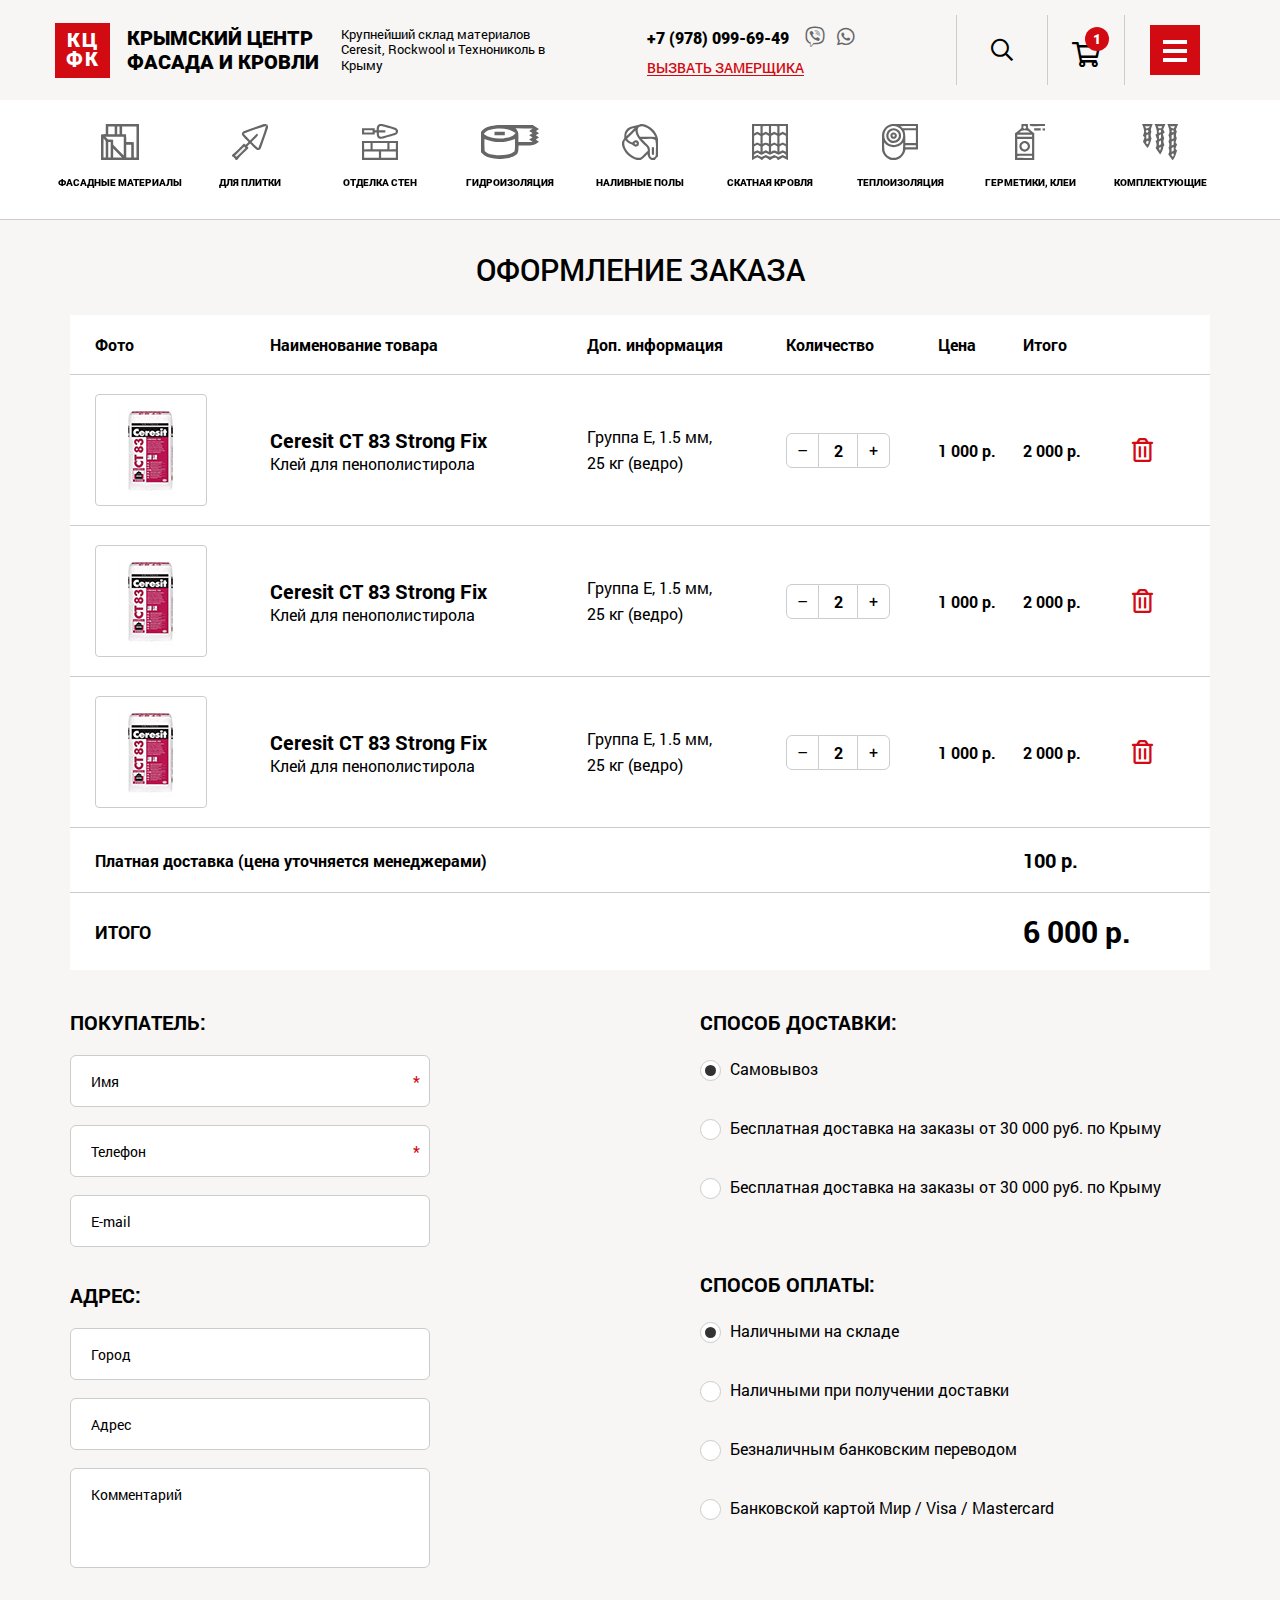
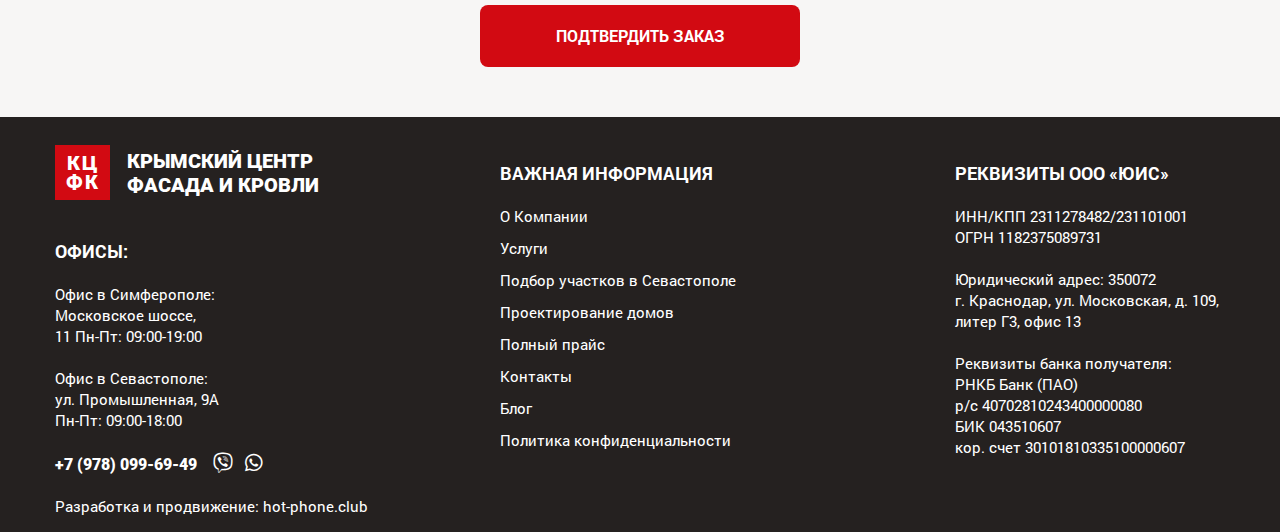
<file: basket.html>
<!DOCTYPE html>
<!--[if lt IE 7]><html lang="ru" class="lt-ie9 lt-ie8 lt-ie7"><![endif]-->
<!--[if IE 7]><html lang="ru" class="lt-ie9 lt-ie8"><![endif]-->
<!--[if IE 8]><html lang="ru" class="lt-ie9"><![endif]-->
<!--[if gt IE 8]><!-->
<html lang="ru">
<!--<![endif]-->
<head>
	<meta charset="utf-8" />
	<title>Заголовок</title>
	<meta name="description" content="" />
	<meta http-equiv="X-UA-Compatible" content="IE=edge" />
	<meta name="viewport" content="width=device-width, initial-scale=1.0" />
	<link rel="shortcut icon" href="favicon.png" />
	<link rel="stylesheet" href="libs/bootstrap/bootstrap-grid.css" />
	<link rel="stylesheet" href="libs/fontawesome-free-5.12.0-web/css/all.min.css" />
	<link rel="stylesheet" href="libs/fancybox/jquery.fancybox.css" />
	<link rel="stylesheet" href="libs/slick-1.5.9/slick/slick.css" />
	<link rel="stylesheet" href="libs/slick-1.5.9/slick/slick-theme.css" />
	<link rel="stylesheet" href="css/fonts.css" />
	<link rel="stylesheet" href="css/main.css?ver=1.15" />
	<link rel="stylesheet" href="css/media.css?ver=1.15" />
</head>
<body>

	<div class="wrapper">

		<header class="header header_page">
			<div class="container">
				<div class="header__top">
					<div class="logo-wrap">
						<a href="#" class="logo">
							<span class="logo-icon">КЦ ФК</span>
							<span class="logo-name">Крымский центр фасада и кровли</span>
						</a>
						<div class="logo-descr">Крупнейший склад материалов Ceresit, Rockwool и Технониколь в Крыму</div>
					</div>
					<div class="header-location"><strong>Офис в Симферополе:</strong> <strong>Московское шоссе, 11</strong> Пн-Пт: 09:00-19:00</div>
					<div class="header-location"><strong>Офис в Севастополе:</strong> <strong>ул. Промышленная, 9А</strong> Пн-Пт: 09:00-18:00</div>
					<div class="header-contact">
						<a href="tel:+79780996949" class="phone-number"> +7 (978) 099-69-49</a>
						<ul class="list-social">
							<li><a href="#"><i class="fab fa-viber"></i></a></li>
							<li><a href="#"><i class="fab fa-whatsapp"></i></a></li>
						</ul>
						<br>
						<a href="#callback" class="link-page fancybox">Вызвать замерщика</a>
					</div>
					<div class="header__right">
						<div class="header-search">
							<form>
								<div class="header-search__line">
									<div class="item-form">
										<input type="text" placeholder="Поиск..." required="required">
									</div>
									<button class="btn-search"><i class="far fa-search"></i></button>
								</div>
							</form>
							<div class="btn-search-fake"><i class="far fa-search"></i><i class="fal fa-times"></i></div>
						</div>
						<a href="#" class="btn-basket"><i class="far fa-shopping-cart"></i><span class="btn-basket__value">1</span></a>
						<span class="btn_nav btn_nav_menu">
							<span class="sandwich">
								<span class="sw-topper"></span>
								<span class="sw-bottom"></span>
								<span class="sw-footer"></span>
							</span>
						</span>
					</div>
				</div>
			</div>
			<div class="header__bottom">
				<div class="container">
					<ul class="header-categories">
						<li>
							<a href="#">
								<span class="header-categories__icon"><img src="img/menu_1.svg" alt="alt"></span>
								<span class="header-categories__name">Фасадные материалы</span>
							</a>
						</li>
						<li>
							<a href="#">
								<span class="header-categories__icon"><img src="img/menu_2.svg" alt="alt"></span>
								<span class="header-categories__name">Для плитки</span>
							</a>
						</li>
						<li>
							<a href="#">
								<span class="header-categories__icon"><img src="img/menu_3.svg" alt="alt"></span>
								<span class="header-categories__name">Отделка стен</span>
							</a>
						</li>
						<li>
							<a href="#">
								<span class="header-categories__icon"><img src="img/menu_4.svg" alt="alt"></span>
								<span class="header-categories__name">Гидроизоляция</span>
							</a>
						</li>
						<li>
							<a href="#">
								<span class="header-categories__icon"><img src="img/menu_5.svg" alt="alt"></span>
								<span class="header-categories__name">Наливные полы</span>
							</a>
						</li>
						<li>
							<a href="#">
								<span class="header-categories__icon"><img src="img/menu_6.svg" alt="alt"></span>
								<span class="header-categories__name">Скатная кровля</span>
							</a>
						</li>
						<li>
							<a href="#">
								<span class="header-categories__icon"><img src="img/menu_7.svg" alt="alt"></span>
								<span class="header-categories__name">Теплоизоляция</span>
							</a>
						</li>
						<li>
							<a href="#">
								<span class="header-categories__icon"><img src="img/menu_8.svg" alt="alt"></span>
								<span class="header-categories__name">Герметики, клеи</span>
							</a>
						</li>
						<li>
							<a href="#">
								<span class="header-categories__icon"><img src="img/menu_9.svg" alt="alt"></span>
								<span class="header-categories__name">Комплектующие</span>
							</a>
						</li>
					</ul>
				</div>
			</div>
			<div class="header__fixed default">
				<div class="container">
					<div class="header__wrap">
						<a href="#" class="logo">
							<span class="logo-icon">КЦ ФК</span>
							<span class="logo-name">Крымский центр фасада и кровли</span>
						</a>
						<ul class="menu">
							<li><a href="#">О складе</a></li>
							<li><a href="#">Каталог товаров</a></li>
							<li><a href="#">Услуги</a></li>
							<li><a href="#">Проверенные подрядчики</a></li>
							<li><a href="#">Инструкции</a></li>
							<li><a href="#">Контакты</a></li>
						</ul>
						<a href="tel:+79780996949" class="phone-number"> <i class="fas fa-phone-alt"></i> +7 (978) 099-69-49</a>
						<ul class="list-social">
							<li><a href="#"><i class="fab fa-viber"></i></a></li>
							<li><a href="#"><i class="fab fa-whatsapp"></i></a></li>
						</ul>
						<a href="#callback" class="link-page fancybox"><i class="far fa-phone-alt"></i>Вызвать замерщика</a>
						<div class="header-search">
							<form>
								<div class="header-search__line">
									<div class="item-form">
										<input type="text" placeholder="Поиск..." required="required">
									</div>
									<button class="btn-search"><i class="far fa-search"></i></button>
								</div>
							</form>
							<div class="btn-search-fake"><i class="far fa-search"></i><i class="fal fa-times"></i></div>
						</div>
						<a href="#" class="btn-basket"><i class="far fa-shopping-cart"></i><span class="btn-basket__value">1</span></a>
						<span class="btn_nav btn_nav_menu">
							<span class="sandwich">
								<span class="sw-topper"></span>
								<span class="sw-bottom"></span>
								<span class="sw-footer"></span>
							</span>
						</span>
					</div>
				</div>
			</div>
			<div class="wrap-menu">
				<div class="container">
					<ul class="menu">
						<li><a href="#">О складе</a></li>
						<li><a href="#">Каталог товаров</a></li>
						<li><a href="#">Услуги</a></li>
						<li><a href="#">Проверенные подрядчики</a></li>
						<li><a href="#">Инструкции и рекомендации</a></li>
						<li><a href="#">Контакты</a></li>
					</ul>
				</div>
			</div>
		</header>

		<div class="basket">
			<div class="container">
				<div class="title-section">Оформление заказа</div>
				<div class="table-basket">
					<table>
						<thead>
							<tr>
								<td>Фото</td>
								<td>Наименование товара</td>
								<td>Доп. информация </td>
								<td>Количество</td>
								<td>Цена</td>
								<td>Итого</td>
								<td></td>
							</tr>
						</thead>
						<tbody>
							<tr>
								<td>
									<a href="#" class="image-basket">
										<img src="img/img_basket1.jpg" alt="alt">
									</a>
								</td>
								<td>
									<a href="#" class="name-basket">Ceresit СТ 83 Strong Fix</a>
									<br>
									<a href="#" class="category-basket">Клей для пенополистирола</a>
								</td>
								<td>
									<div class="descr-basket">
										<p>Группа E, 1.5 мм, </p>
										<p>25 кг (ведро)</p>
									</div>
								</td>
								<td>
									<div class="quantity">
										<div class="quantity-button quantity-down">–</div>
										<input type="number" min="1" step="1" value="2">
										<div class="quantity-button quantity-up">+</div>
									</div>
								</td>
								<td data-table="Цена">
									<div class="price-basket">1 000 р.</div>
								</td>
								<td data-table="Итого">
									<div class="price-basket">2 000 р.</div>
								</td>
								<td>
									<a href="#" class="btn-delate"><i class="far fa-trash-alt"></i></a>
								</td>
							</tr>
							<tr>
								<td>
									<a href="#" class="image-basket">
										<img src="img/img_basket1.jpg" alt="alt">
									</a>
								</td>
								<td>
									<a href="#" class="name-basket">Ceresit СТ 83 Strong Fix</a>
									<br>
									<a href="#" class="category-basket">Клей для пенополистирола</a>
								</td>
								<td>
									<div class="descr-basket">
										<p>Группа E, 1.5 мм, </p>
										<p>25 кг (ведро)</p>
									</div>
								</td>
								<td>
									<div class="quantity">
										<div class="quantity-button quantity-down">–</div>
										<input type="number" min="1" step="1" value="2">
										<div class="quantity-button quantity-up">+</div>
									</div>
								</td>
								<td data-table="Цена">
									<div class="price-basket">1 000 р.</div>
								</td>
								<td data-table="Итого">
									<div class="price-basket">2 000 р.</div>
								</td>
								<td>
									<a href="#" class="btn-delate"><i class="far fa-trash-alt"></i></a>
								</td>
							</tr>
							<tr>
								<td>
									<a href="#" class="image-basket">
										<img src="img/img_basket1.jpg" alt="alt">
									</a>
								</td>
								<td>
									<a href="#" class="name-basket">Ceresit СТ 83 Strong Fix</a>
									<br>
									<a href="#" class="category-basket">Клей для пенополистирола</a>
								</td>
								<td>
									<div class="descr-basket">
										<p>Группа E, 1.5 мм, </p>
										<p>25 кг (ведро)</p>
									</div>
								</td>
								<td>
									<div class="quantity">
										<div class="quantity-button quantity-down">–</div>
										<input type="number" min="1" step="1" value="2">
										<div class="quantity-button quantity-up">+</div>
									</div>
								</td>
								<td data-table="Цена">
									<div class="price-basket">1 000 р.</div>
								</td>
								<td data-table="Итого">
									<div class="price-basket">2 000 р.</div>
								</td>
								<td>
									<a href="#" class="btn-delate"><i class="far fa-trash-alt"></i></a>
								</td>
							</tr>
							<tr>
								<td colspan="5">
									<strong>Платная доставка (цена уточняется менеджерами)</strong>
								</td>
								<td colspan="2">
									<div class="delivery-basket">100 р.</div>
								</td>
							</tr>
							<tr>
								<td colspan="5">
									<div class="total-basket">ИТОГО</div>
								</td>
								<td colspan="2">
									<div class="total-basket-price">6 000 р.</div>
								</td>
							</tr>
						</tbody>
					</table>
				</div>
				<form>
					<div class="row">
						<div class="col-xl-4 col-md-6">
							<div class="title-block">Покупатель:</div>
							<div class="item-form item-form_required">
								<input type="text" placeholder="Имя" required="required">
							</div>
							<div class="item-form item-form_required">
								<input type="text" placeholder="Телефон" class="input-phone" required="required">
							</div>
							<div class="item-form">
								<input type="email" placeholder="E-mail">
							</div>
							<div class="title-block">Адрес:</div>
							<div class="item-form item">
								<input type="text" placeholder="Город" required="required">
							</div>
							<div class="item-form item">
								<input type="text" placeholder="Адрес" required="required">
							</div>
							<div class="item-form item">
								<textarea placeholder="Комментарий"></textarea>
							</div>
						</div>
						<div class="col-xl-6 col-md-6 offset-xl-2 col_radio_basket">
							<div class="title-block">способ Доставки:</div>
							<div class="radio">
								<label>
									<input type="radio" name="radio2" checked="checked" />
									<span>Самовывоз</span>
								</label>
							</div>
							<div class="radio">
								<label>
									<input type="radio" name="radio2" />
									<span>Бесплатная доставка на заказы от 30 000 руб. по Крыму</span>
								</label>
							</div>
							<div class="radio">
								<label>
									<input type="radio" name="radio2" />
									<span>Бесплатная доставка на заказы от 30 000 руб. по Крыму</span>
								</label>
							</div>
							<div class="title-block">способ оплаты:</div>
							<div class="radio">
								<label>
									<input type="radio" name="radio3" checked="checked" />
									<span>Наличными на складе</span>
								</label>
							</div>
							<div class="radio">
								<label>
									<input type="radio" name="radio3" />
									<span>Наличными при получении доставки</span>
								</label>
							</div>
							<div class="radio">
								<label>
									<input type="radio" name="radio3" />
									<span>Безналичным банковским переводом</span>
								</label>
							</div>
							<div class="radio">
								<label>
									<input type="radio" name="radio3" />
									<span>Банковской картой Мир / Visa / Mastercard</span>
								</label>
							</div>
						</div>
					</div>
					<div class="button-basket">
						<button class="btn-main">Подтвердить заказ</button>
					</div>
				</form>
			</div>
		</div>

		<footer class="footer">
			<div class="container">
				<div class="row">
					<div class="col-lg-4 col-6">
						<a href="#" class="logo">
							<span class="logo-icon">КЦ ФК</span>
							<span class="logo-name">Крымский центр фасада и кровли</span>
						</a>
						<div class="footer__title">Офисы:</div>
						<p>Офис в Симферополе:</p>
						<p>Московское шоссе,</p>
						<p>11 Пн-Пт: 09:00-19:00</p>
						<br>
						<p>Офис в Севастополе:</p>
						<p>ул. Промышленная, 9А</p>
						<p>Пн-Пт: 09:00-18:00</p>
						<br>
						<a href="tel:+79780996949" class="phone-number">+7 (978) 099-69-49</a>
						<ul class="list-social">
							<li><a href="#"><i class="fab fa-viber"></i></a></li>
							<li><a href="#"><i class="fab fa-whatsapp"></i></a></li>
						</ul>
						<br>
						<br>
						<p>Разработка и продвижение: <a href="#">hot-phone.club</a></p>
					</div>
					<div class="col-lg-5 col-6 col_footer">
						<div class="footer__title">Важная информация</div>
						<ul class="nav-footer">
							<li><a href="#">О Компании</a></li>
							<li><a href="#">Услуги</a></li>
							<li><a href="#">Подбор участков в Севастополе</a></li>
							<li><a href="#">Проектирование домов</a></li>
							<li><a href="#">Полный прайс</a></li>
							<li><a href="#">Контакты</a></li>
							<li><a href="#">Блог</a></li>
							<li><a href="#">Политика конфиденциальности</a></li>
						</ul>
					</div>
					<div class="col-lg-3 col-md-6 col_footer">
						<div class="footer__title">Реквизиты ООО «ЮИС»</div>
						<p>ИНН/КПП 2311278482/231101001</p>
						<p>ОГРН 1182375089731</p>
						<br>
						<p> Юридический адрес: 350072</p>
						<p>г. Краснодар, ул. Московская, д. 109,</p>
						<p>литер Г3, офис 13</p>
						<br>
						<p>Реквизиты банка получателя:</p>
						<p>РНКБ Банк (ПАО)</p>
						<p>р/с 40702810243400000080</p>
						<p>БИК 043510607 </p>
						<p>кор. счет 30101810335100000607</p>
					</div>
				</div>
			</div>
		</footer>
		
	</div>

	<div id="callback" class="modal-block">
		<div class="modal-wrap">
			<div class="block-form">
				<div class="title-section">Вызвать замерщика</div>
				<form>
					<div class="item-form">
						<input type="text" placeholder="Имя" required="required">
					</div>
					<div class="item-form">
						<input type="text" placeholder="Телефон" class="input-phone" required="required">
					</div>
					<button class="btn-main" type="submit">Отправить</button>
					<div class="checkbox-wrap">
						<div class="checkbox">
							<label>
								<input type="checkbox" required="required" checked="checked" />
								<span>Согласие на обработку персональных данных</span>
							</label>
						</div>
					</div>
				</form>
			</div>
		</div>
	</div>

	<!--[if lt IE 9]>
	<script src="libs/html5shiv/es5-shim.min.js"></script>
	<script src="libs/html5shiv/html5shiv.min.js"></script>
	<script src="libs/html5shiv/html5shiv-printshiv.min.js"></script>
	<script src="libs/respond/respond.min.js"></script>
<![endif]-->
<script src="libs/jquery/jquery-1.11.1.min.js"></script>
<script src="libs/jquery-mousewheel/jquery.mousewheel.min.js"></script>
<script src="libs/fancybox/jquery.fancybox.pack.js"></script>
<script src="libs/slick-1.5.9/slick/slick.min.js"></script>
<script src="libs/mask/jquery.maskedinput.js"></script>
<script src="libs/scroll2id/PageScroll2id.min.js"></script>
<script src="libs/jQueryFormStyler-master/jquery.formstyler.min.js"></script>
<script src="js/common.js?ver=1.15"></script>
<!-- Yandex.Metrika counter --><!-- /Yandex.Metrika counter -->
<!-- Google Analytics counter --><!-- /Google Analytics counter -->
</body>
</html>
</file>
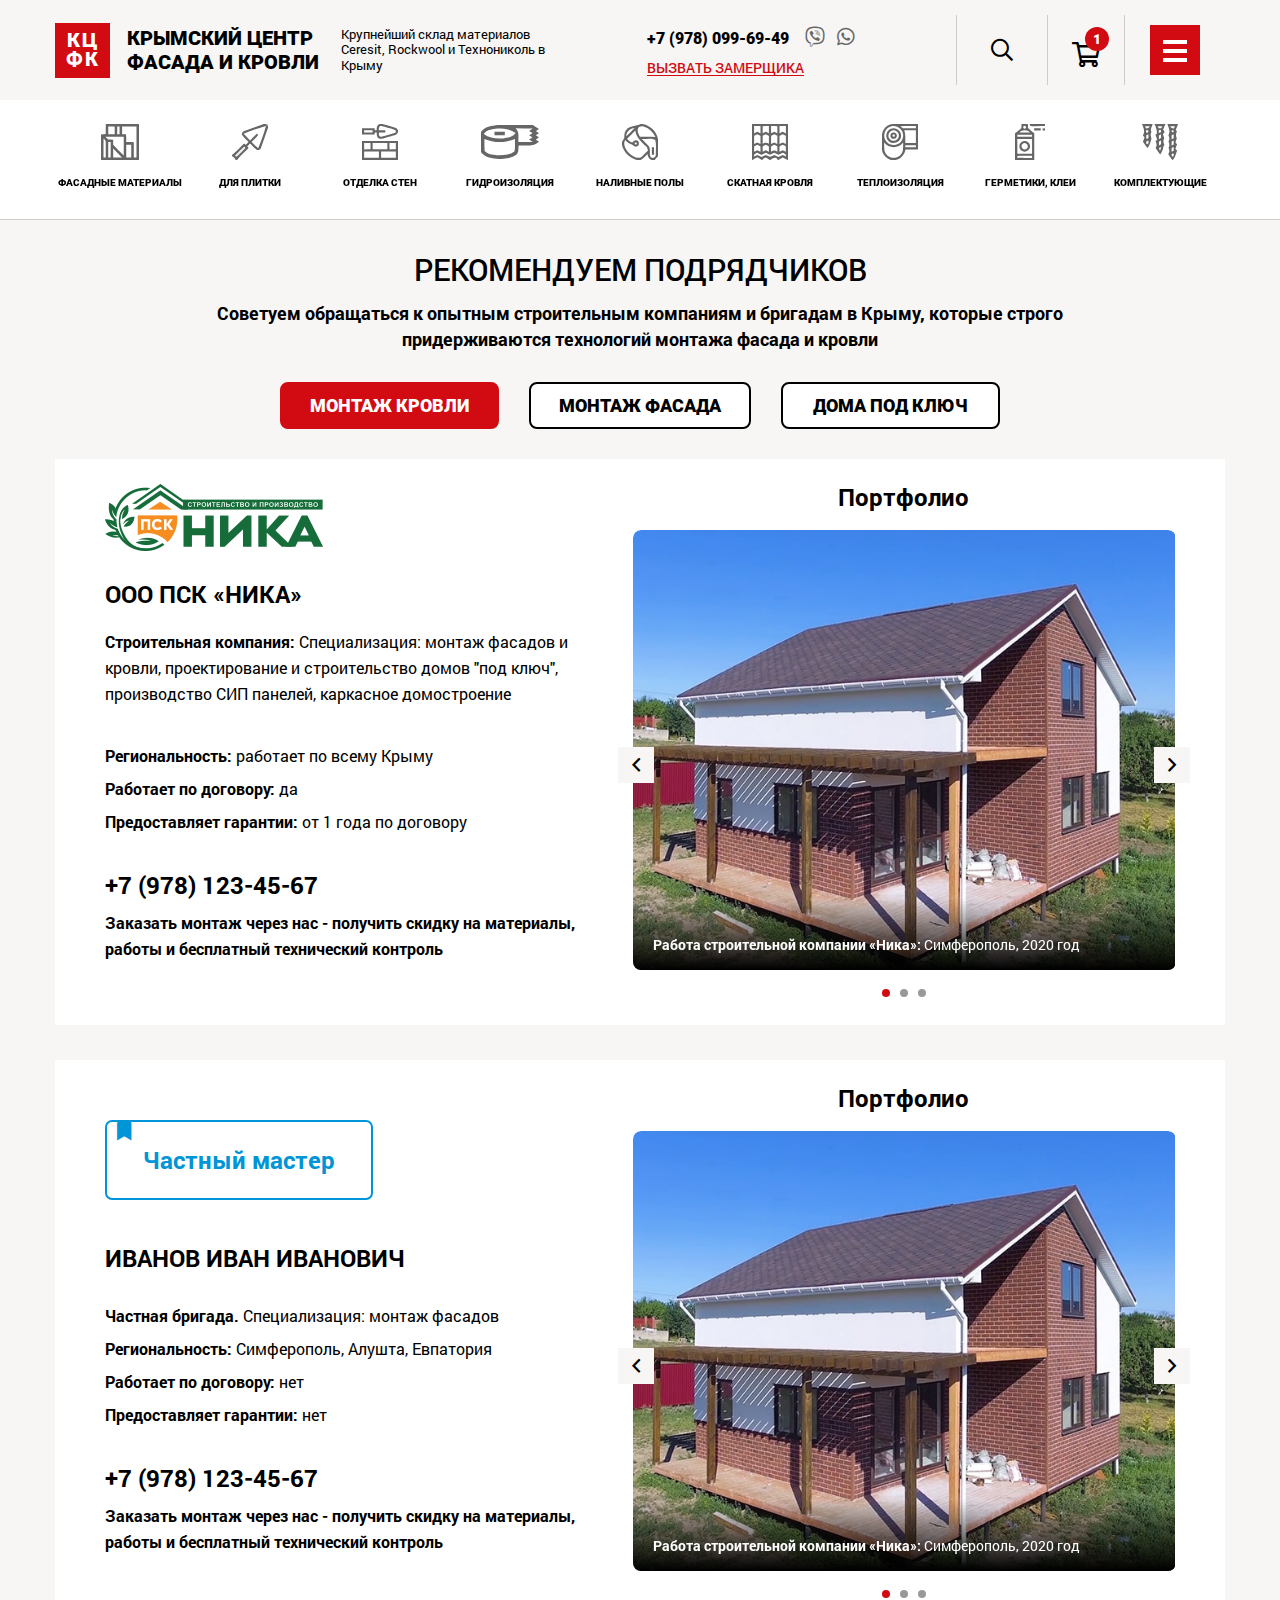
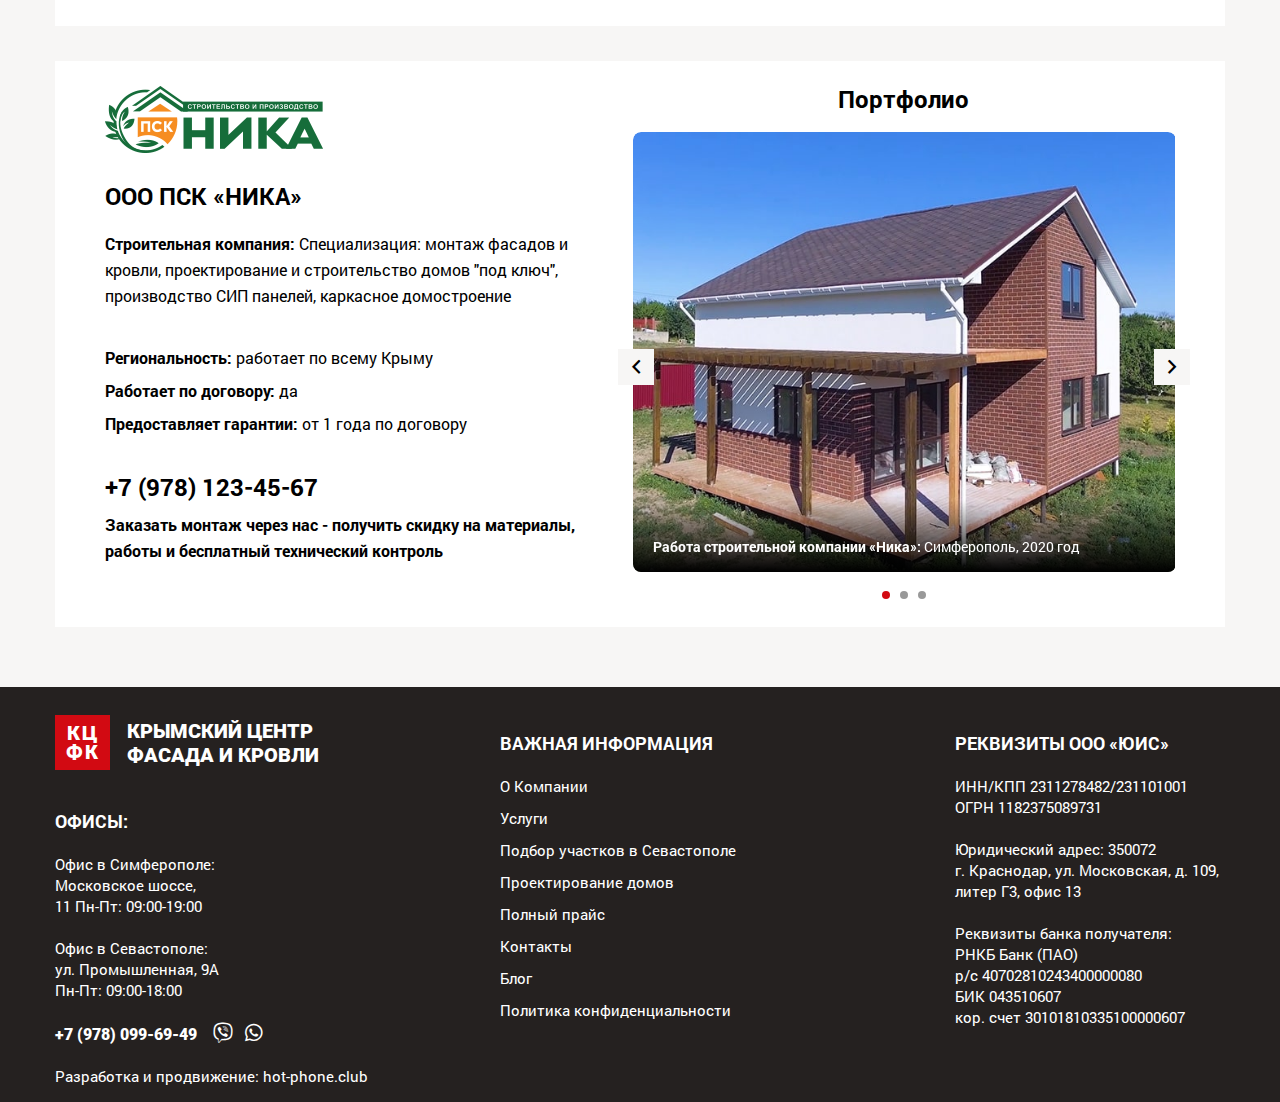
<file: builders.html>
<!DOCTYPE html>
<!--[if lt IE 7]><html lang="ru" class="lt-ie9 lt-ie8 lt-ie7"><![endif]-->
<!--[if IE 7]><html lang="ru" class="lt-ie9 lt-ie8"><![endif]-->
<!--[if IE 8]><html lang="ru" class="lt-ie9"><![endif]-->
<!--[if gt IE 8]><!-->
<html lang="ru">
<!--<![endif]-->
<head>
	<meta charset="utf-8" />
	<title>Заголовок</title>
	<meta name="description" content="" />
	<meta http-equiv="X-UA-Compatible" content="IE=edge" />
	<meta name="viewport" content="width=device-width, initial-scale=1.0" />
	<link rel="shortcut icon" href="favicon.png" />
	<link rel="stylesheet" href="libs/bootstrap/bootstrap-grid.css" />
	<link rel="stylesheet" href="libs/fontawesome-free-5.12.0-web/css/all.min.css" />
	<link rel="stylesheet" href="libs/fancybox/jquery.fancybox.css" />
	<link rel="stylesheet" href="libs/slick-1.5.9/slick/slick.css" />
	<link rel="stylesheet" href="libs/slick-1.5.9/slick/slick-theme.css" />
	<link rel="stylesheet" href="css/fonts.css" />
	<link rel="stylesheet" href="css/main.css?ver=1.15" />
	<link rel="stylesheet" href="css/media.css?ver=1.15" />
</head>
<body>

	<div class="wrapper">

		<header class="header header_page">
			<div class="container">
				<div class="header__top">
					<div class="logo-wrap">
						<a href="#" class="logo">
							<span class="logo-icon">КЦ ФК</span>
							<span class="logo-name">Крымский центр фасада и кровли</span>
						</a>
						<div class="logo-descr">Крупнейший склад материалов Ceresit, Rockwool и Технониколь в Крыму</div>
					</div>
					<div class="header-location"><strong>Офис в Симферополе:</strong> <strong>Московское шоссе, 11</strong> Пн-Пт: 09:00-19:00</div>
					<div class="header-location"><strong>Офис в Севастополе:</strong> <strong>ул. Промышленная, 9А</strong> Пн-Пт: 09:00-18:00</div>
					<div class="header-contact">
						<a href="tel:+79780996949" class="phone-number"> +7 (978) 099-69-49</a>
						<ul class="list-social">
							<li><a href="#"><i class="fab fa-viber"></i></a></li>
							<li><a href="#"><i class="fab fa-whatsapp"></i></a></li>
						</ul>
						<br>
						<a href="#callback" class="link-page fancybox">Вызвать замерщика</a>
					</div>
					<div class="header__right">
						<div class="header-search">
							<form>
								<div class="header-search__line">
									<div class="item-form">
										<input type="text" placeholder="Поиск..." required="required">
									</div>
									<button class="btn-search"><i class="far fa-search"></i></button>
								</div>
							</form>
							<div class="btn-search-fake"><i class="far fa-search"></i><i class="fal fa-times"></i></div>
						</div>
						<a href="#" class="btn-basket"><i class="far fa-shopping-cart"></i><span class="btn-basket__value">1</span></a>
						<span class="btn_nav btn_nav_menu">
							<span class="sandwich">
								<span class="sw-topper"></span>
								<span class="sw-bottom"></span>
								<span class="sw-footer"></span>
							</span>
						</span>
					</div>
				</div>
			</div>
			<div class="header__bottom">
				<div class="container">
					<ul class="header-categories">
						<li>
							<a href="#">
								<span class="header-categories__icon"><img src="img/menu_1.svg" alt="alt"></span>
								<span class="header-categories__name">Фасадные материалы</span>
							</a>
						</li>
						<li>
							<a href="#">
								<span class="header-categories__icon"><img src="img/menu_2.svg" alt="alt"></span>
								<span class="header-categories__name">Для плитки</span>
							</a>
						</li>
						<li>
							<a href="#">
								<span class="header-categories__icon"><img src="img/menu_3.svg" alt="alt"></span>
								<span class="header-categories__name">Отделка стен</span>
							</a>
						</li>
						<li>
							<a href="#">
								<span class="header-categories__icon"><img src="img/menu_4.svg" alt="alt"></span>
								<span class="header-categories__name">Гидроизоляция</span>
							</a>
						</li>
						<li>
							<a href="#">
								<span class="header-categories__icon"><img src="img/menu_5.svg" alt="alt"></span>
								<span class="header-categories__name">Наливные полы</span>
							</a>
						</li>
						<li>
							<a href="#">
								<span class="header-categories__icon"><img src="img/menu_6.svg" alt="alt"></span>
								<span class="header-categories__name">Скатная кровля</span>
							</a>
						</li>
						<li>
							<a href="#">
								<span class="header-categories__icon"><img src="img/menu_7.svg" alt="alt"></span>
								<span class="header-categories__name">Теплоизоляция</span>
							</a>
						</li>
						<li>
							<a href="#">
								<span class="header-categories__icon"><img src="img/menu_8.svg" alt="alt"></span>
								<span class="header-categories__name">Герметики, клеи</span>
							</a>
						</li>
						<li>
							<a href="#">
								<span class="header-categories__icon"><img src="img/menu_9.svg" alt="alt"></span>
								<span class="header-categories__name">Комплектующие</span>
							</a>
						</li>
					</ul>
				</div>
			</div>
			<div class="header__fixed default">
				<div class="container">
					<div class="header__wrap">
						<a href="#" class="logo">
							<span class="logo-icon">КЦ ФК</span>
							<span class="logo-name">Крымский центр фасада и кровли</span>
						</a>
						<ul class="menu">
							<li><a href="#">О складе</a></li>
							<li><a href="#">Каталог товаров</a></li>
							<li><a href="#">Услуги</a></li>
							<li><a href="#">Проверенные подрядчики</a></li>
							<li><a href="#">Инструкции</a></li>
							<li><a href="#">Контакты</a></li>
						</ul>
						<a href="tel:+79780996949" class="phone-number"> <i class="fas fa-phone-alt"></i> +7 (978) 099-69-49</a>
						<ul class="list-social">
							<li><a href="#"><i class="fab fa-viber"></i></a></li>
							<li><a href="#"><i class="fab fa-whatsapp"></i></a></li>
						</ul>
						<a href="#callback" class="link-page fancybox"><i class="far fa-phone-alt"></i>Вызвать замерщика</a>
						<div class="header-search">
							<form>
								<div class="header-search__line">
									<div class="item-form">
										<input type="text" placeholder="Поиск..." required="required">
									</div>
									<button class="btn-search"><i class="far fa-search"></i></button>
								</div>
							</form>
							<div class="btn-search-fake"><i class="far fa-search"></i><i class="fal fa-times"></i></div>
						</div>
						<a href="#" class="btn-basket"><i class="far fa-shopping-cart"></i><span class="btn-basket__value">1</span></a>
						<span class="btn_nav btn_nav_menu">
							<span class="sandwich">
								<span class="sw-topper"></span>
								<span class="sw-bottom"></span>
								<span class="sw-footer"></span>
							</span>
						</span>
					</div>
				</div>
			</div>
			<div class="wrap-menu">
				<div class="container">
					<ul class="menu">
						<li><a href="#">О складе</a></li>
						<li><a href="#">Каталог товаров</a></li>
						<li><a href="#">Услуги</a></li>
						<li><a href="#">Проверенные подрядчики</a></li>
						<li><a href="#">Инструкции и рекомендации</a></li>
						<li><a href="#">Контакты</a></li>
					</ul>
				</div>
			</div>
		</header>

		<div class="builders">
			<div class="container">
				<div class="title-section">Рекомендуем подрядчиков</div>
				<div class="descr-section">Советуем обращаться к опытным строительным компаниям и бригадам в Крыму, которые строго придерживаются технологий монтажа фасада и кровли</div>
				<ul class="tabs">
					<li class="active"><a href="#tab1">монтаж кровли</a></li>
					<li><a href="#tab2">Монтаж фасада</a></li>
					<li><a href="#tab3">Дома под ключ</a></li>
				</ul>
				<div class="tab-container">
					<div class="tab-pane active" id="tab1">
						<div class="item-builder">
							<div class="row">
								<div class="col-lg-6">
									<div class="item-builder__img">
										<img src="img/logo_warehouse.png" alt="alt">
									</div>
									<div class="item-builder__name">ООО ПСК «НИКА»</div>
									<p><strong>Строительная компания:</strong> Специализация: монтаж фасадов и кровли, проектирование и строительство домов "под ключ", производство СИП панелей, каркасное домостроение</p>
									<br>
									<div class="item-builder__center">
										<p><strong>Региональность:</strong> работает по всему Крыму</p>
										<p><strong>Работает по договору:</strong> да</p>
										<p><strong>Предоставляет гарантии: </strong> от 1 года по договору</p>
									</div>
									<br>
									<a href="tel:+79781234567" class="phone-number">+7 (978) 123-45-67</a>
									<p><strong>Заказать монтаж через нас - получить скидку на материалы, работы и бесплатный технический контроль</strong></p>
								</div>
								<div class="col-lg-6 col_lr">
									<div class="item-builder__title">Портфолио</div>
									<ul class="slider-builders">
										<li>
											<div class="slider-builders__item">
												<img src="img/portfolio1.jpg" alt="alt">
												<div class="slider-builders__name"><strong>Работа строительной компании «Ника»:</strong> Симферополь, 2020 год</div>
											</div>
										</li>
										<li>
											<div class="slider-builders__item">
												<img src="img/portfolio1.jpg" alt="alt">
												<div class="slider-builders__name"><strong>Работа строительной компании «Ника»:</strong> Симферополь, 2020 год</div>
											</div>
										</li>
										<li>
											<div class="slider-builders__item">
												<img src="img/portfolio1.jpg" alt="alt">
												<div class="slider-builders__name"><strong>Работа строительной компании «Ника»:</strong> Симферополь, 2020 год</div>
											</div>
										</li>
									</ul>
								</div>
							</div>
						</div>
						<div class="item-builder">
							<div class="row">
								<div class="col-lg-6">
									<div class="item-builder__img">
										<div class="item-builder__private"><i class="fas fa-bookmark"></i>Частный мастер</div>
									</div>
									<div class="item-builder__name">Иванов Иван Иванович</div>
									
									<div class="item-builder__center">
										<p><strong>Частная бригада.</strong> Специализация: монтаж фасадов</p>
										<p><strong>Региональность:</strong> Симферополь, Алушта, Евпатория</p>
										<p><strong>Работает по договору:</strong> нет</p>
										<p><strong>Предоставляет гарантии: </strong> нет</p>
									</div>
									<br>
									<a href="tel:+79781234567" class="phone-number">+7 (978) 123-45-67</a>
									<p><strong>Заказать монтаж через нас - получить скидку на материалы, работы и бесплатный технический контроль</strong></p>
								</div>
								<div class="col-lg-6 col_lr">
									<div class="item-builder__title">Портфолио</div>
									<ul class="slider-builders">
										<li>
											<div class="slider-builders__item">
												<img src="img/portfolio1.jpg" alt="alt">
												<div class="slider-builders__name"><strong>Работа строительной компании «Ника»:</strong> Симферополь, 2020 год</div>
											</div>
										</li>
										<li>
											<div class="slider-builders__item">
												<img src="img/portfolio1.jpg" alt="alt">
												<div class="slider-builders__name"><strong>Работа строительной компании «Ника»:</strong> Симферополь, 2020 год</div>
											</div>
										</li>
										<li>
											<div class="slider-builders__item">
												<img src="img/portfolio1.jpg" alt="alt">
												<div class="slider-builders__name"><strong>Работа строительной компании «Ника»:</strong> Симферополь, 2020 год</div>
											</div>
										</li>
									</ul>
								</div>
							</div>
						</div>
						<div class="item-builder">
							<div class="row">
								<div class="col-lg-6">
									<div class="item-builder__img">
										<img src="img/logo_warehouse.png" alt="alt">
									</div>
									<div class="item-builder__name">ООО ПСК «НИКА»</div>
									<p><strong>Строительная компания:</strong> Специализация: монтаж фасадов и кровли, проектирование и строительство домов "под ключ", производство СИП панелей, каркасное домостроение</p>
									<br>
									<div class="item-builder__center">
										<p><strong>Региональность:</strong> работает по всему Крыму</p>
										<p><strong>Работает по договору:</strong> да</p>
										<p><strong>Предоставляет гарантии: </strong> от 1 года по договору</p>
									</div>
									<br>
									<a href="tel:+79781234567" class="phone-number">+7 (978) 123-45-67</a>
									<p><strong>Заказать монтаж через нас - получить скидку на материалы, работы и бесплатный технический контроль</strong></p>
								</div>
								<div class="col-lg-6 col_lr">
									<div class="item-builder__title">Портфолио</div>
									<ul class="slider-builders">
										<li>
											<div class="slider-builders__item">
												<img src="img/portfolio1.jpg" alt="alt">
												<div class="slider-builders__name"><strong>Работа строительной компании «Ника»:</strong> Симферополь, 2020 год</div>
											</div>
										</li>
										<li>
											<div class="slider-builders__item">
												<img src="img/portfolio1.jpg" alt="alt">
												<div class="slider-builders__name"><strong>Работа строительной компании «Ника»:</strong> Симферополь, 2020 год</div>
											</div>
										</li>
										<li>
											<div class="slider-builders__item">
												<img src="img/portfolio1.jpg" alt="alt">
												<div class="slider-builders__name"><strong>Работа строительной компании «Ника»:</strong> Симферополь, 2020 год</div>
											</div>
										</li>
									</ul>
								</div>
							</div>
						</div>
					</div>
					<div class="tab-pane" id="tab2">
						<div class="item-builder">
							<div class="row">
								<div class="col-lg-6">
									<div class="item-builder__img">
										<div class="item-builder__private"><i class="fas fa-bookmark"></i>Частный мастер</div>
									</div>
									<div class="item-builder__name">Иванов Иван Иванович</div>
									
									<div class="item-builder__center">
										<p><strong>Частная бригада.</strong> Специализация: монтаж фасадов</p>
										<p><strong>Региональность:</strong> Симферополь, Алушта, Евпатория</p>
										<p><strong>Работает по договору:</strong> нет</p>
										<p><strong>Предоставляет гарантии: </strong> нет</p>
									</div>
									<br>
									<a href="tel:+79781234567" class="phone-number">+7 (978) 123-45-67</a>
									<p><strong>Заказать монтаж через нас - получить скидку на материалы, работы и бесплатный технический контроль</strong></p>
								</div>
								<div class="col-lg-6 col_lr">
									<div class="item-builder__title">Портфолио</div>
									<ul class="slider-builders">
										<li>
											<div class="slider-builders__item">
												<img src="img/portfolio1.jpg" alt="alt">
												<div class="slider-builders__name"><strong>Работа строительной компании «Ника»:</strong> Симферополь, 2020 год</div>
											</div>
										</li>
										<li>
											<div class="slider-builders__item">
												<img src="img/portfolio1.jpg" alt="alt">
												<div class="slider-builders__name"><strong>Работа строительной компании «Ника»:</strong> Симферополь, 2020 год</div>
											</div>
										</li>
										<li>
											<div class="slider-builders__item">
												<img src="img/portfolio1.jpg" alt="alt">
												<div class="slider-builders__name"><strong>Работа строительной компании «Ника»:</strong> Симферополь, 2020 год</div>
											</div>
										</li>
									</ul>
								</div>
							</div>
						</div>
					</div>
					<div class="tab-pane" id="tab3">
						<div class="item-builder">
							<div class="row">
								<div class="col-lg-6">
									<div class="item-builder__img">
										<div class="item-builder__private"><i class="fas fa-bookmark"></i>Частный мастер</div>
									</div>
									<div class="item-builder__name">Иванов Иван Иванович</div>
									
									<div class="item-builder__center">
										<p><strong>Частная бригада.</strong> Специализация: монтаж фасадов</p>
										<p><strong>Региональность:</strong> Симферополь, Алушта, Евпатория</p>
										<p><strong>Работает по договору:</strong> нет</p>
										<p><strong>Предоставляет гарантии: </strong> нет</p>
									</div>
									<br>
									<a href="tel:+79781234567" class="phone-number">+7 (978) 123-45-67</a>
									<p><strong>Заказать монтаж через нас - получить скидку на материалы, работы и бесплатный технический контроль</strong></p>
								</div>
								<div class="col-lg-6 col_lr">
									<div class="item-builder__title">Портфолио</div>
									<ul class="slider-builders">
										<li>
											<div class="slider-builders__item">
												<img src="img/portfolio1.jpg" alt="alt">
												<div class="slider-builders__name"><strong>Работа строительной компании «Ника»:</strong> Симферополь, 2020 год</div>
											</div>
										</li>
										<li>
											<div class="slider-builders__item">
												<img src="img/portfolio1.jpg" alt="alt">
												<div class="slider-builders__name"><strong>Работа строительной компании «Ника»:</strong> Симферополь, 2020 год</div>
											</div>
										</li>
										<li>
											<div class="slider-builders__item">
												<img src="img/portfolio1.jpg" alt="alt">
												<div class="slider-builders__name"><strong>Работа строительной компании «Ника»:</strong> Симферополь, 2020 год</div>
											</div>
										</li>
									</ul>
								</div>
							</div>
						</div>
					</div>
				</div>
			</div>
		</div>

		<footer class="footer">
			<div class="container">
				<div class="row">
					<div class="col-lg-4 col-6">
						<a href="#" class="logo">
							<span class="logo-icon">КЦ ФК</span>
							<span class="logo-name">Крымский центр фасада и кровли</span>
						</a>
						<div class="footer__title">Офисы:</div>
						<p>Офис в Симферополе:</p>
						<p>Московское шоссе,</p>
						<p>11 Пн-Пт: 09:00-19:00</p>
						<br>
						<p>Офис в Севастополе:</p>
						<p>ул. Промышленная, 9А</p>
						<p>Пн-Пт: 09:00-18:00</p>
						<br>
						<a href="tel:+79780996949" class="phone-number">+7 (978) 099-69-49</a>
						<ul class="list-social">
							<li><a href="#"><i class="fab fa-viber"></i></a></li>
							<li><a href="#"><i class="fab fa-whatsapp"></i></a></li>
						</ul>
						<br>
						<br>
						<p>Разработка и продвижение: <a href="#">hot-phone.club</a></p>
					</div>
					<div class="col-lg-5 col-6 col_footer">
						<div class="footer__title">Важная информация</div>
						<ul class="nav-footer">
							<li><a href="#">О Компании</a></li>
							<li><a href="#">Услуги</a></li>
							<li><a href="#">Подбор участков в Севастополе</a></li>
							<li><a href="#">Проектирование домов</a></li>
							<li><a href="#">Полный прайс</a></li>
							<li><a href="#">Контакты</a></li>
							<li><a href="#">Блог</a></li>
							<li><a href="#">Политика конфиденциальности</a></li>
						</ul>
					</div>
					<div class="col-lg-3 col-md-6 col_footer">
						<div class="footer__title">Реквизиты ООО «ЮИС»</div>
						<p>ИНН/КПП 2311278482/231101001</p>
						<p>ОГРН 1182375089731</p>
						<br>
						<p> Юридический адрес: 350072</p>
						<p>г. Краснодар, ул. Московская, д. 109,</p>
						<p>литер Г3, офис 13</p>
						<br>
						<p>Реквизиты банка получателя:</p>
						<p>РНКБ Банк (ПАО)</p>
						<p>р/с 40702810243400000080</p>
						<p>БИК 043510607 </p>
						<p>кор. счет 30101810335100000607</p>
					</div>
				</div>
			</div>
		</footer>
		
	</div>

	<div id="callback" class="modal-block">
		<div class="modal-wrap">
			<div class="block-form">
				<div class="title-section">Вызвать замерщика</div>
				<form>
					<div class="item-form">
						<input type="text" placeholder="Имя" required="required">
					</div>
					<div class="item-form">
						<input type="text" placeholder="Телефон" class="input-phone" required="required">
					</div>
					<button class="btn-main" type="submit">Отправить</button>
					<div class="checkbox-wrap">
						<div class="checkbox">
							<label>
								<input type="checkbox" required="required" checked="checked" />
								<span>Согласие на обработку персональных данных</span>
							</label>
						</div>
					</div>
				</form>
			</div>
		</div>
	</div>

	<!--[if lt IE 9]>
	<script src="libs/html5shiv/es5-shim.min.js"></script>
	<script src="libs/html5shiv/html5shiv.min.js"></script>
	<script src="libs/html5shiv/html5shiv-printshiv.min.js"></script>
	<script src="libs/respond/respond.min.js"></script>
<![endif]-->
<script src="libs/jquery/jquery-1.11.1.min.js"></script>
<script src="libs/jquery-mousewheel/jquery.mousewheel.min.js"></script>
<script src="libs/fancybox/jquery.fancybox.pack.js"></script>
<script src="libs/slick-1.5.9/slick/slick.min.js"></script>
<script src="libs/mask/jquery.maskedinput.js"></script>
<script src="libs/scroll2id/PageScroll2id.min.js"></script>
<script src="libs/jQueryFormStyler-master/jquery.formstyler.min.js"></script>
<script src="js/common.js?ver=1.15"></script>
<!-- Yandex.Metrika counter --><!-- /Yandex.Metrika counter -->
<!-- Google Analytics counter --><!-- /Google Analytics counter -->
</body>
</html>
</file>
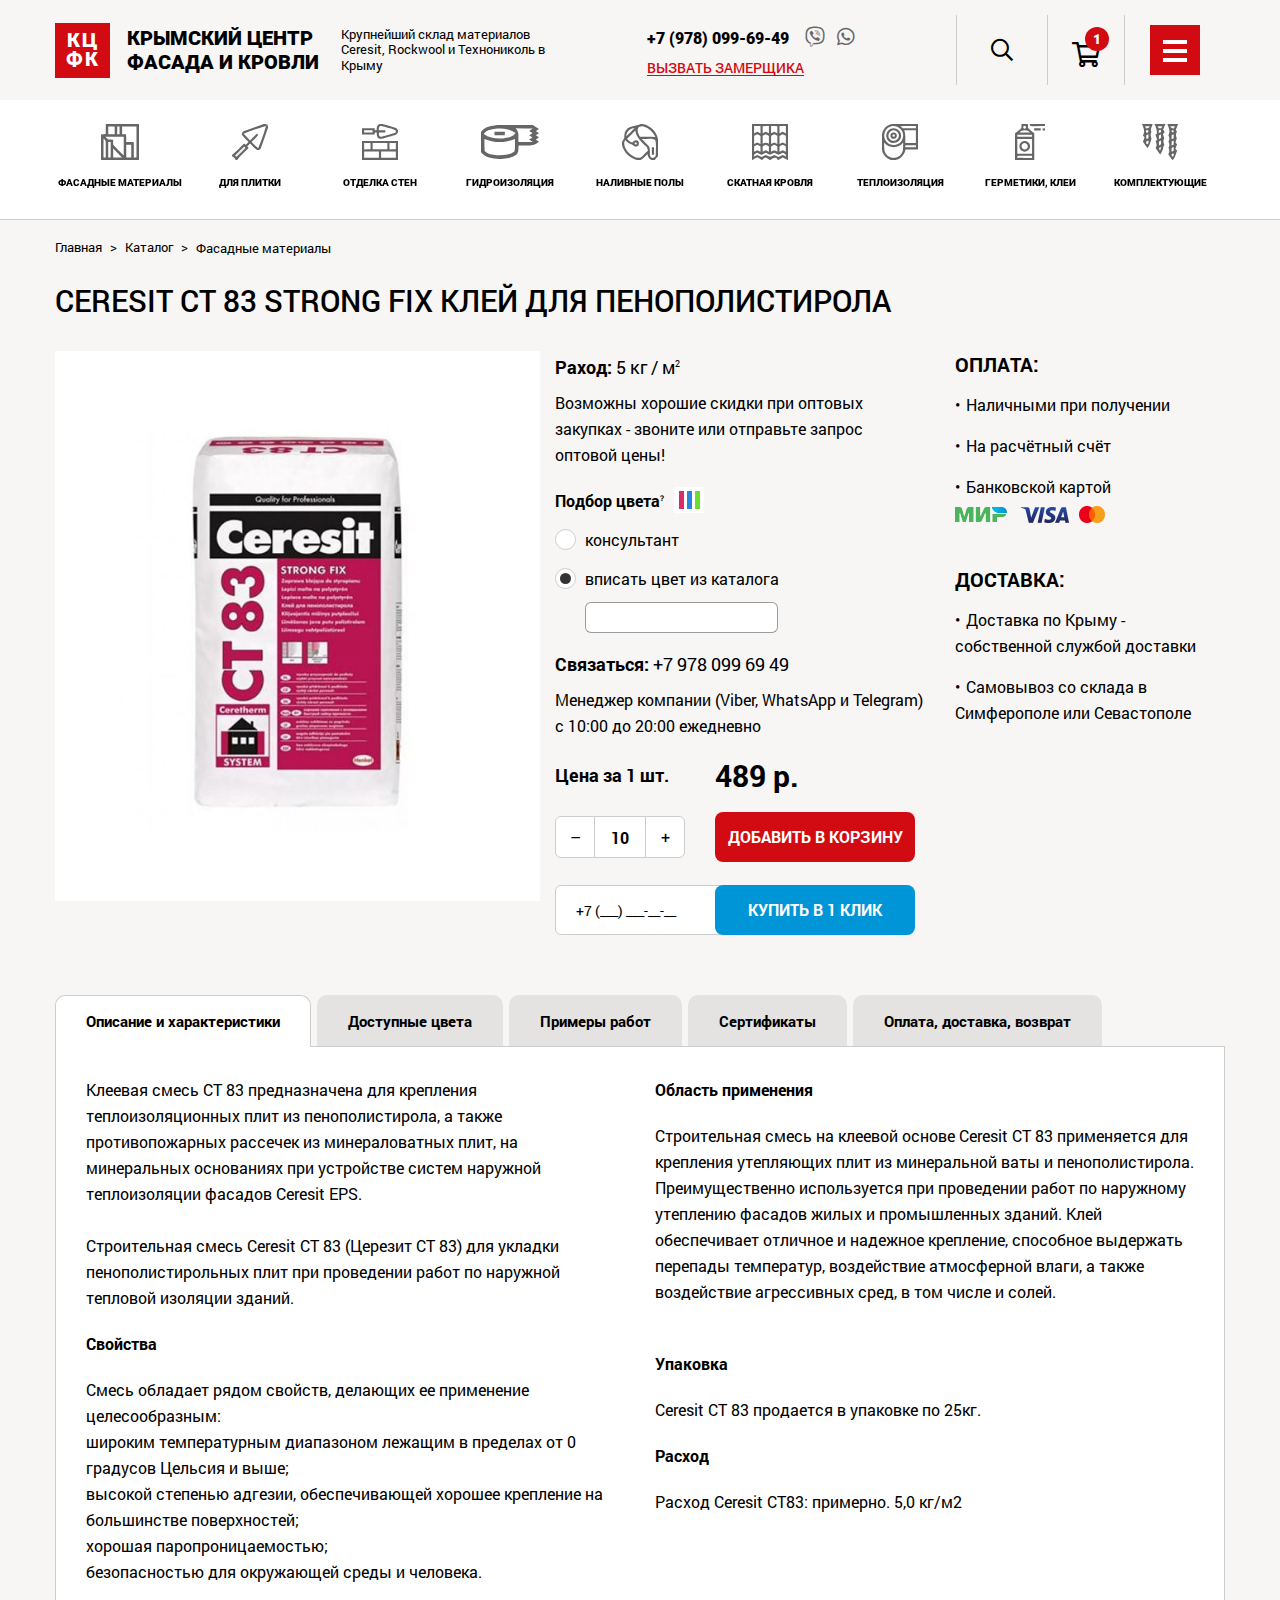
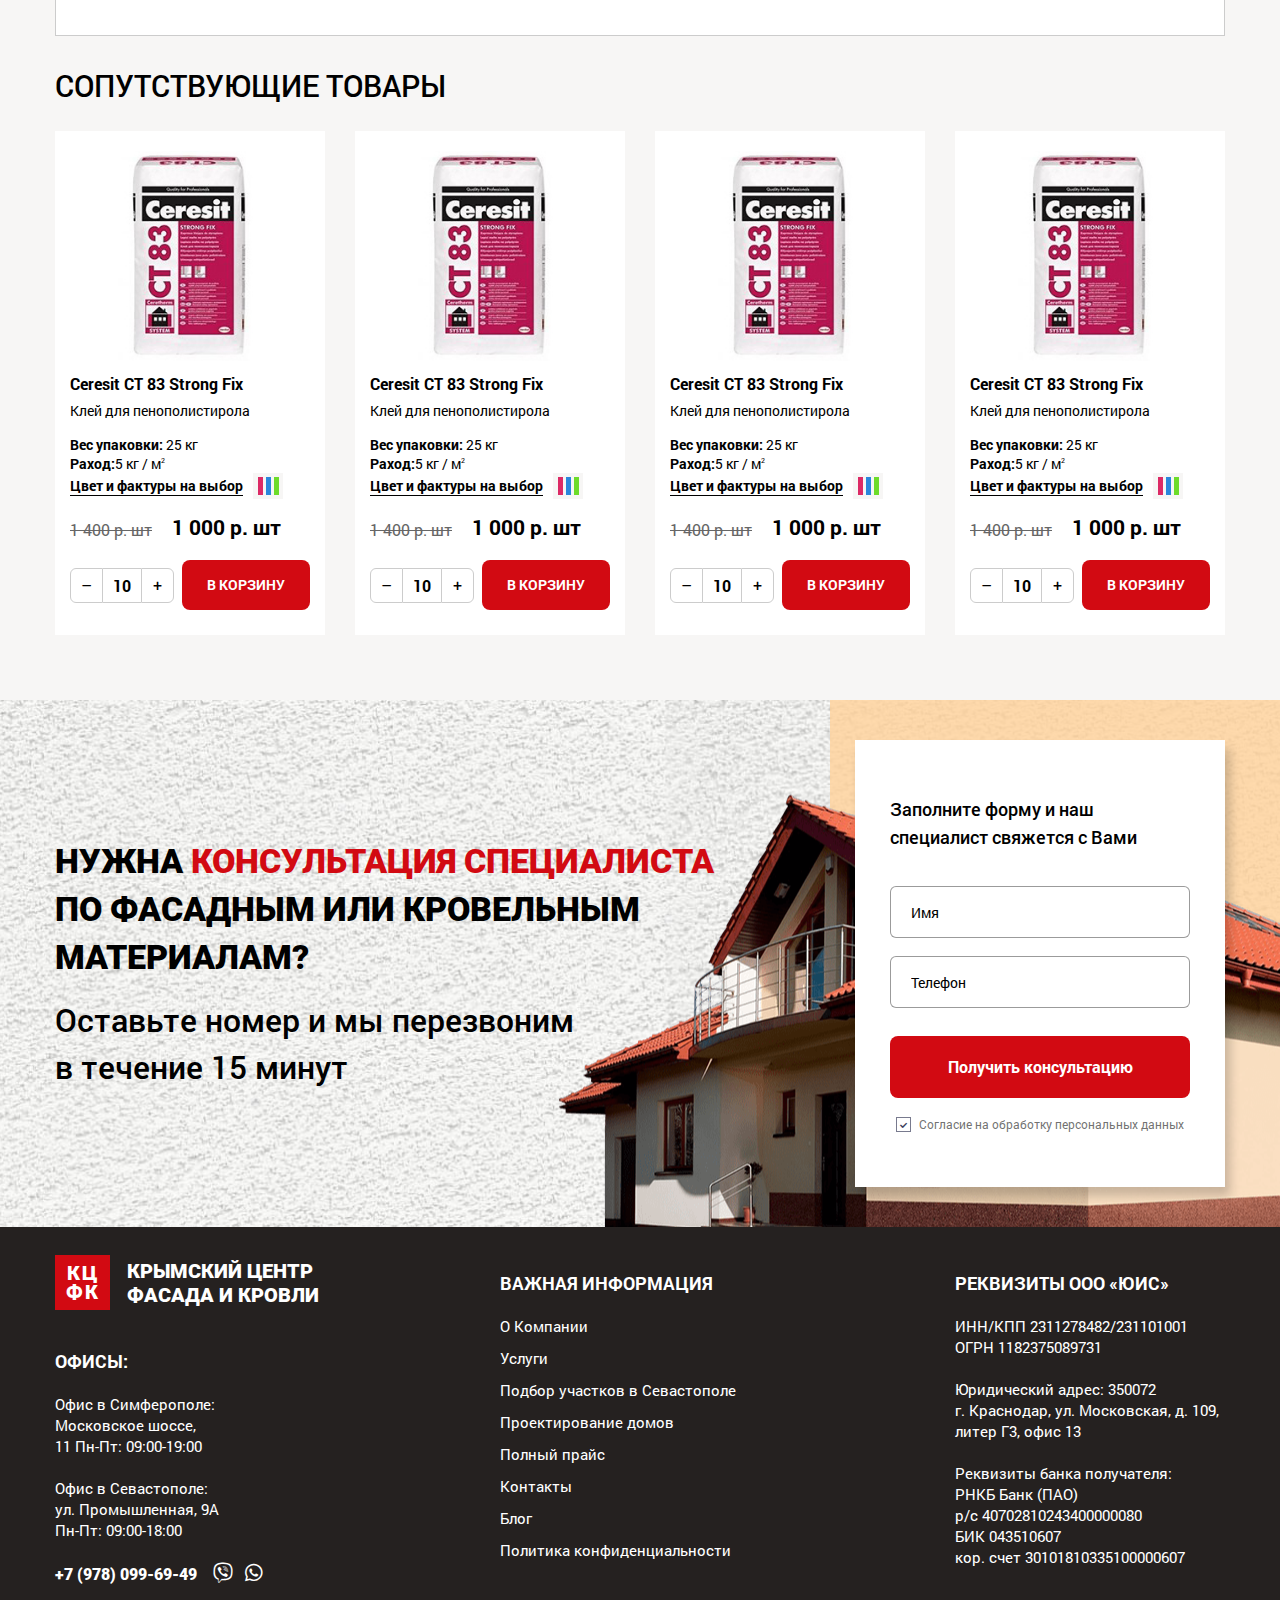
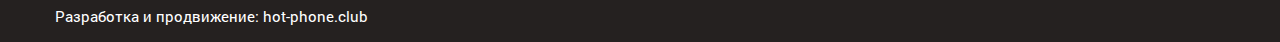
<file: card.html>
<!DOCTYPE html>
<!--[if lt IE 7]><html lang="ru" class="lt-ie9 lt-ie8 lt-ie7"><![endif]-->
<!--[if IE 7]><html lang="ru" class="lt-ie9 lt-ie8"><![endif]-->
<!--[if IE 8]><html lang="ru" class="lt-ie9"><![endif]-->
<!--[if gt IE 8]><!-->
<html lang="ru">
<!--<![endif]-->
<head>
	<meta charset="utf-8" />
	<title>Заголовок</title>
	<meta name="description" content="" />
	<meta http-equiv="X-UA-Compatible" content="IE=edge" />
	<meta name="viewport" content="width=device-width, initial-scale=1.0" />
	<link rel="shortcut icon" href="favicon.png" />
	<link rel="stylesheet" href="libs/bootstrap/bootstrap-grid.css" />
	<link rel="stylesheet" href="libs/fontawesome-free-5.12.0-web/css/all.min.css" />
	<link rel="stylesheet" href="libs/fancybox/jquery.fancybox.css" />
	<link rel="stylesheet" href="libs/slick-1.5.9/slick/slick.css" />
	<link rel="stylesheet" href="libs/slick-1.5.9/slick/slick-theme.css" />
	<link rel="stylesheet" href="css/fonts.css" />
	<link rel="stylesheet" href="css/main.css?ver=1.12" />
	<link rel="stylesheet" href="css/media.css?ver=1.12" />
</head>
<body>

	<div class="wrapper">

		<header class="header header_page">
			<div class="container">
				<div class="header__top">
					<div class="logo-wrap">
						<a href="#" class="logo">
							<span class="logo-icon">КЦ ФК</span>
							<span class="logo-name">Крымский центр фасада и кровли</span>
						</a>
						<div class="logo-descr">Крупнейший склад материалов Ceresit, Rockwool и Технониколь в Крыму</div>
					</div>
					<div class="header-location"><strong>Офис в Симферополе:</strong> <strong>Московское шоссе, 11</strong> Пн-Пт: 09:00-19:00</div>
					<div class="header-location"><strong>Офис в Севастополе:</strong> <strong>ул. Промышленная, 9А</strong> Пн-Пт: 09:00-18:00</div>
					<div class="header-contact">
						<a href="tel:+79780996949" class="phone-number"> +7 (978) 099-69-49</a>
						<ul class="list-social">
							<li><a href="#"><i class="fab fa-viber"></i></a></li>
							<li><a href="#"><i class="fab fa-whatsapp"></i></a></li>
						</ul>
						<br>
						<a href="#callback" class="link-page fancybox">Вызвать замерщика</a>
					</div>
					<div class="header__right">
						<div class="header-search">
							<form>
								<div class="header-search__line">
									<div class="item-form">
										<input type="text" placeholder="Поиск..." required="required">
									</div>
									<button class="btn-search"><i class="far fa-search"></i></button>
								</div>
							</form>
							<div class="btn-search-fake"><i class="far fa-search"></i><i class="fal fa-times"></i></div>
						</div>
						<a href="#" class="btn-basket"><i class="far fa-shopping-cart"></i><span class="btn-basket__value">1</span></a>
						<span class="btn_nav btn_nav_menu">
							<span class="sandwich">
								<span class="sw-topper"></span>
								<span class="sw-bottom"></span>
								<span class="sw-footer"></span>
							</span>
						</span>
					</div>
				</div>
			</div>
			<div class="header__bottom">
				<div class="container">
					<ul class="header-categories">
						<li>
							<a href="#">
								<span class="header-categories__icon"><img src="img/menu_1.svg" alt="alt"></span>
								<span class="header-categories__name">Фасадные материалы</span>
							</a>
						</li>
						<li>
							<a href="#">
								<span class="header-categories__icon"><img src="img/menu_2.svg" alt="alt"></span>
								<span class="header-categories__name">Для плитки</span>
							</a>
						</li>
						<li>
							<a href="#">
								<span class="header-categories__icon"><img src="img/menu_3.svg" alt="alt"></span>
								<span class="header-categories__name">Отделка стен</span>
							</a>
						</li>
						<li>
							<a href="#">
								<span class="header-categories__icon"><img src="img/menu_4.svg" alt="alt"></span>
								<span class="header-categories__name">Гидроизоляция</span>
							</a>
						</li>
						<li>
							<a href="#">
								<span class="header-categories__icon"><img src="img/menu_5.svg" alt="alt"></span>
								<span class="header-categories__name">Наливные полы</span>
							</a>
						</li>
						<li>
							<a href="#">
								<span class="header-categories__icon"><img src="img/menu_6.svg" alt="alt"></span>
								<span class="header-categories__name">Скатная кровля</span>
							</a>
						</li>
						<li>
							<a href="#">
								<span class="header-categories__icon"><img src="img/menu_7.svg" alt="alt"></span>
								<span class="header-categories__name">Теплоизоляция</span>
							</a>
						</li>
						<li>
							<a href="#">
								<span class="header-categories__icon"><img src="img/menu_8.svg" alt="alt"></span>
								<span class="header-categories__name">Герметики, клеи</span>
							</a>
						</li>
						<li>
							<a href="#">
								<span class="header-categories__icon"><img src="img/menu_9.svg" alt="alt"></span>
								<span class="header-categories__name">Комплектующие</span>
							</a>
						</li>
					</ul>
				</div>
			</div>
			<div class="header__fixed default">
				<div class="container">
					<div class="header__wrap">
						<a href="#" class="logo">
							<span class="logo-icon">КЦ ФК</span>
							<span class="logo-name">Крымский центр фасада и кровли</span>
						</a>
						<ul class="menu">
							<li><a href="#">О складе</a></li>
							<li><a href="#">Каталог товаров</a></li>
							<li><a href="#">Услуги</a></li>
							<li><a href="#">Проверенные подрядчики</a></li>
							<li><a href="#">Инструкции и рекомендации</a></li>
							<li><a href="#">Контакты</a></li>
						</ul>
						<a href="tel:+79780996949" class="phone-number"> <i class="fas fa-phone-alt"></i> +7 (978) 099-69-49</a>
						<ul class="list-social">
							<li><a href="#"><i class="fab fa-viber"></i></a></li>
							<li><a href="#"><i class="fab fa-whatsapp"></i></a></li>
						</ul>
						<a href="#callback" class="link-page fancybox"><i class="far fa-phone-alt"></i>Вызвать замерщика</a>
						<a href="#" class="btn-basket"><i class="far fa-shopping-cart"></i><span class="btn-basket__value">1</span></a>
						<span class="btn_nav btn_nav_menu">
							<span class="sandwich">
								<span class="sw-topper"></span>
								<span class="sw-bottom"></span>
								<span class="sw-footer"></span>
							</span>
						</span>
					</div>
					<div class="header-search">
						<form>
							<div class="header-search__line">
								<div class="item-form">
									<input type="text" placeholder="Поиск..." required="required">
								</div>
								<button class="btn-search"><i class="far fa-search"></i></button>
							</div>
						</form>
						<div class="btn-search-fake"><i class="far fa-search"></i><i class="fal fa-times"></i></div>
					</div>
				</div>
			</div>
			<div class="wrap-menu">
				<div class="container">
					<ul class="menu">
						<li><a href="#">О складе</a></li>
						<li><a href="#">Каталог товаров</a></li>
						<li><a href="#">Услуги</a></li>
						<li><a href="#">Проверенные подрядчики</a></li>
						<li><a href="#">Инструкции и рекомендации</a></li>
						<li><a href="#">Контакты</a></li>
					</ul>
				</div>
			</div>
		</header>

		<div class="card">
			<div class="container">
				<ul class="breadcumbs">
					<li><a href="#">Главная </a><span>></span></li>
					<li><a href="#">Каталог</a><span>></span></li>
					<li>Фасадные материалы</li>
				</ul>
				<h1 class="title-section title-section_left">Ceresit СТ 83 Strong Fix клей для пенополистирола</h1>
				<div class="row">
					<div class="col-lg-5 col-md-6 col_pr">
						<div class="card__image">
							<img src="img/card1.jpg" alt="alt">
						</div>
					</div>
					<div class="col-lg-4 col-md-6 card__center">
						<p class="mintitle-card"><strong>Раход:</strong> 5 кг / м<sup>2</sup></p>
						<p>Возможны хорошие скидки при оптовых закупках - звоните или отправьте запрос оптовой цены!</p>
						<div class="color-select"><strong>Подбор цвета<sup>?</sup></strong> <div class="icon-color"> <div class="hover-hint">Выбрать цвет материала Вы можете ниже в специальной вкладке <span>«Доступные цвета»</span> и самостоятельно вписать его в поле заказа. Если Вам нужна помощь консультанта или пробники - выберите «консультант» в параметрах заказа</div></div> </div>
						<div class="radio">
							<label>
								<input type="radio" name="radio1" />
								<span>консультант</span>
							</label>
						</div>
						<div class="radio">
							<label>
								<input type="radio" checked="checked" name="radio1" />
								<span>вписать цвет из каталога</span>
							</label>
						</div>
						<div class="item-form item-form_min">
							<input type="text">
						</div>
						<p class="mintitle-card"><strong>Связаться: </strong> <a href="tel:+79780996949">+7 978 099 69 49</a></p>
						<p>Менеджер компании (Viber, WhatsApp и Telegram) </p>
						<p>c 10:00 до 20:00 ежедневно</p>
						<div class="line-card">
							<div class="line-card__left">
								<p><strong>Цена за 1 шт.</strong></p>
							</div>
							<div class="line-card__right">
								<div class="card__price">489 р.</div>
							</div>
						</div>
						<div class="line-card">
							<div class="line-card__left">
								<div class="quantity">
									<div class="quantity-button quantity-down">–</div>
									<input type="number" min="1" step="1" value="10">
									<div class="quantity-button quantity-up">+</div>
								</div>
							</div>
							<div class="line-card__right">
								<a href="#add-basket" class="btn-main fancybox">добавить В корзину</a>
							</div>
						</div>
						<form>
							<div class="line-card">
								<div class="line-card__left">
									<div class="item-form">
										<input type="text" placeholder="+7 (___) ___-__-__" required="required" class="input-phone">
									</div>
								</div>
								<div class="line-card__right">
									<button class="btn-main btn-main_page" type="submit">Купить в 1 клик</button>
								</div>
							</div>
						</form>
					</div>
					<div class="col-lg-3 card__right">
						<div class="card__title">Оплата:</div>
						<ul>
							<li>Наличными при получении</li>
							<li>На расчётный счёт</li>
							<li>Банковской картой <br><img src="img/bank1.png" alt="alt"> <img src="img/bank2.png" alt="alt"><img src="img/bank3.png" alt="alt"></li>
						</ul>
						<div class="card__title">Доставка:</div>
						<ul>
							<li>Доставка по Крыму - собственной службой доставки</li>
							<li>Самовывоз со склада в Симферополе или Севастополе</li>
						</ul>
					</div>
				</div>
				<ul class="tabs-card">
					<li class="active"><a href="#card_tab1">Описание и характеристики</a></li>
					<li><a href="#card_tab2">Доступные цвета</a></li>
					<li><a href="#card_tab3">Примеры работ</a></li>
					<li><a href="#card_tab4">Сертификаты</a></li>
					<li><a href="#card_tab5">Оплата, доставка, возврат</a></li>
				</ul>
				<div class="tab-container-card">
					<div class="tab-pane-card active" id="card_tab1">
						<div class="row">
							<div class="col-lg-6">
								<p>Клеевая смесь CT 83 предназначена для крепления теплоизоляционных плит из пенополистирола, а также противопожарных рассечек из минераловатных плит, на минеральных основаниях при устройстве систем наружной теплоизоляции фасадов Ceresit EPS. </p>
								<br>
								<p>Строительная смесь Ceresit CT 83 (Церезит CT 83) для укладки пенополистирольных плит при проведении работ по наружной тепловой изоляции зданий.</p>
								<div class="title-tab">Свойства</div>
								<p>Смесь обладает рядом свойств, делающих ее применение целесообразным:</p>
								<p>широким температурным диапазоном лежащим в пределах от 0 градусов Цельсия и выше;</p>
								<p>высокой степенью адгезии, обеспечивающей хорошее крепление на большинстве поверхностей;</p>
								<p>хорошая паропроницаемостью;</p>
								<p>безопасностью для окружающей среды и человека.</p>
							</div>
							<div class="col-lg-6">
								<div class="title-tab">Область применения</div>
								<p>Строительная смесь на клеевой основе Ceresit CT 83 применяется для крепления утепляющих плит из минеральной ваты и пенополистирола. Преимущественно используется при проведении работ по наружному утеплению фасадов жилых и промышленных зданий. Клей обеспечивает отличное и надежное крепление, способное выдержать перепады температур, воздействие атмосферной влаги, а также воздействие агрессивных сред, в том числе и солей.</p>
								<br>
								<div class="title-tab">Упаковка</div>
								<p>Ceresit CT 83 продается в упаковке по 25кг.</p>
								<div class="title-tab">Расход</div>
								<p>Расход Ceresit СТ83: примерно. 5,0 кг/м2</p>
							</div>
						</div>
					</div>
					<div class="tab-pane-card" id="card_tab2">
						<div class="title-colors">Каталог цветов полимерных фасадных штукатурок и красок</div>
						<div class="colors-wrap">
							<div class="item-color">
								<div class="item-color__image">
									<img src="img/color_1.png" alt="alt">
								</div>
								<div class="item-color__name">SAHARA 1</div>
								<div class="item-color__descr">Цветовая группа: B/C</div>
								<div class="item-color__hover">
									<img src="img/color_hover.png" alt="alt">
								</div>
							</div>
							<div class="item-color">
								<div class="item-color__image">
									<img src="img/color_2.png" alt="alt">
								</div>
								<div class="item-color__name">SAHARA 1</div>
								<div class="item-color__descr">Цветовая группа: B/C</div>
								<div class="item-color__hover">
									<img src="img/color_hover.png" alt="alt">
								</div>
							</div>
							<div class="item-color">
								<div class="item-color__image">
									<img src="img/color_3.png" alt="alt">
								</div>
								<div class="item-color__name">SAHARA 1</div>
								<div class="item-color__descr">Цветовая группа: B/C</div>
								<div class="item-color__hover">
									<img src="img/color_hover.png" alt="alt">
								</div>
							</div>
							<div class="item-color">
								<div class="item-color__image">
									<img src="img/color_4.png" alt="alt">
								</div>
								<div class="item-color__name">SAHARA 1</div>
								<div class="item-color__descr">Цветовая группа: B/C</div>
								<div class="item-color__hover">
									<img src="img/color_hover.png" alt="alt">
								</div>
							</div>
							<div class="item-color">
								<div class="item-color__image">
									<img src="img/color_5.png" alt="alt">
								</div>
								<div class="item-color__name">SAHARA 1</div>
								<div class="item-color__descr">Цветовая группа: B/C</div>
								<div class="item-color__hover">
									<img src="img/color_hover.png" alt="alt">
								</div>
							</div>
							<div class="item-color">
								<div class="item-color__image">
									<img src="img/color_6.png" alt="alt">
								</div>
								<div class="item-color__name">SAHARA 1</div>
								<div class="item-color__descr">Цветовая группа: B/C</div>
								<div class="item-color__hover">
									<img src="img/color_hover.png" alt="alt">
								</div>
							</div>
							<div class="item-color">
								<div class="item-color__image">
									<img src="img/color_7.png" alt="alt">
								</div>
								<div class="item-color__name">SAHARA 1</div>
								<div class="item-color__descr">Цветовая группа: B/C</div>
								<div class="item-color__hover">
									<img src="img/color_hover.png" alt="alt">
								</div>
							</div>
							<div class="item-color">
								<div class="item-color__image">
									<img src="img/color_8.png" alt="alt">
								</div>
								<div class="item-color__name">SAHARA 1</div>
								<div class="item-color__descr">Цветовая группа: B/C</div>
								<div class="item-color__hover">
									<img src="img/color_hover.png" alt="alt">
								</div>
							</div>
							<div class="item-color">
								<div class="item-color__image">
									<img src="img/color_9.png" alt="alt">
								</div>
								<div class="item-color__name">SAHARA 1</div>
								<div class="item-color__descr">Цветовая группа: B/C</div>
								<div class="item-color__hover">
									<img src="img/color_hover.png" alt="alt">
								</div>
							</div>
							<div class="item-color">
								<div class="item-color__image">
									<img src="img/color_10.png" alt="alt">
								</div>
								<div class="item-color__name">SAHARA 1</div>
								<div class="item-color__descr">Цветовая группа: B/C</div>
								<div class="item-color__hover">
									<img src="img/color_hover.png" alt="alt">
								</div>
							</div>
							<div class="item-color">
								<div class="item-color__image">
									<img src="img/color_11.png" alt="alt">
								</div>
								<div class="item-color__name">SAHARA 1</div>
								<div class="item-color__descr">Цветовая группа: B/C</div>
								<div class="item-color__hover">
									<img src="img/color_hover.png" alt="alt">
								</div>
							</div>
							<div class="item-color">
								<div class="item-color__image">
									<img src="img/color_12.png" alt="alt">
								</div>
								<div class="item-color__name">SAHARA 1</div>
								<div class="item-color__descr">Цветовая группа: B/C</div>
								<div class="item-color__hover">
									<img src="img/color_hover.png" alt="alt">
								</div>
							</div>
							<div class="item-color">
								<div class="item-color__image">
									<img src="img/color_13.png" alt="alt">
								</div>
								<div class="item-color__name">SAHARA 1</div>
								<div class="item-color__descr">Цветовая группа: B/C</div>
								<div class="item-color__hover">
									<img src="img/color_hover.png" alt="alt">
								</div>
							</div>
							<div class="item-color">
								<div class="item-color__image">
									<img src="img/color_14.png" alt="alt">
								</div>
								<div class="item-color__name">SAHARA 1</div>
								<div class="item-color__descr">Цветовая группа: B/C</div>
								<div class="item-color__hover">
									<img src="img/color_hover.png" alt="alt">
								</div>
							</div>
							<div class="item-color">
								<div class="item-color__image">
									<img src="img/color_15.png" alt="alt">
								</div>
								<div class="item-color__name">SAHARA 1</div>
								<div class="item-color__descr">Цветовая группа: B/C</div>
								<div class="item-color__hover">
									<img src="img/color_hover.png" alt="alt">
								</div>
							</div>
							<div class="item-color">
								<div class="item-color__image">
									<img src="img/color_16.png" alt="alt">
								</div>
								<div class="item-color__name">SAHARA 1</div>
								<div class="item-color__descr">Цветовая группа: B/C</div>
								<div class="item-color__hover">
									<img src="img/color_hover.png" alt="alt">
								</div>
							</div>
							<div class="item-color">
								<div class="item-color__image">
									<img src="img/color_17.png" alt="alt">
								</div>
								<div class="item-color__name">SAHARA 1</div>
								<div class="item-color__descr">Цветовая группа: B/C</div>
								<div class="item-color__hover">
									<img src="img/color_hover.png" alt="alt">
								</div>
							</div>
							<div class="item-color">
								<div class="item-color__image">
									<img src="img/color_18.png" alt="alt">
								</div>
								<div class="item-color__name">SAHARA 1</div>
								<div class="item-color__descr">Цветовая группа: B/C</div>
								<div class="item-color__hover">
									<img src="img/color_hover.png" alt="alt">
								</div>
							</div>
							<div class="item-color">
								<div class="item-color__image">
									<img src="img/color_19.png" alt="alt">
								</div>
								<div class="item-color__name">SAHARA 1</div>
								<div class="item-color__descr">Цветовая группа: B/C</div>
								<div class="item-color__hover">
									<img src="img/color_hover.png" alt="alt">
								</div>
							</div>
							<div class="item-color">
								<div class="item-color__image">
									<img src="img/color_20.png" alt="alt">
								</div>
								<div class="item-color__name">SAHARA 1</div>
								<div class="item-color__descr">Цветовая группа: B/C</div>
								<div class="item-color__hover">
									<img src="img/color_hover.png" alt="alt">
								</div>
							</div>
							<div class="item-color">
								<div class="item-color__image">
									<img src="img/color_21.png" alt="alt">
								</div>
								<div class="item-color__name">SAHARA 1</div>
								<div class="item-color__descr">Цветовая группа: B/C</div>
								<div class="item-color__hover">
									<img src="img/color_hover.png" alt="alt">
								</div>
							</div>
						</div>
					</div>
					<div class="tab-pane-card" id="card_tab3">
						<p>Клеевая смесь CT 83 предназначена для крепления теплоизоляционных плит из пенополистирола, а также противопожарных рассечек из минераловатных плит, на минеральных основаниях при устройстве систем наружной теплоизоляции фасадов Ceresit EPS. </p>
					</div>
					<div class="tab-pane-card" id="card_tab4">
						<p>Клеевая смесь CT 83 предназначена для крепления теплоизоляционных плит из пенополистирола, а также противопожарных рассечек из минераловатных плит, на минеральных основаниях при устройстве систем наружной теплоизоляции фасадов Ceresit EPS. </p>
					</div>
					<div class="tab-pane-card" id="card_tab5">
						<p>Клеевая смесь CT 83 предназначена для крепления теплоизоляционных плит из пенополистирола, а также противопожарных рассечек из минераловатных плит, на минеральных основаниях при устройстве систем наружной теплоизоляции фасадов Ceresit EPS. </p>
					</div>
				</div>
			</div>
		</div>

		<div class="recomendation recomendation_page">
			<div class="container">
				<div class="title-section">Сопутствующие товары</div>
				<div class="row row_products">
					<div class="col-lg-3 col-6">
						<div class="item-product">
							<a href="#" class="item-product__link"></a>
							<div class="item-product__image">
								<img src="img/product1.jpg" alt="alt">
							</div>
							<div class="item-product__name">Ceresit СТ 83 Strong Fix</div>
							<div class="item-product__descr">Клей для пенополистирола</div>
							<div class="item-product__center">
								<div class="item-product__feature"><strong>Вес упаковки:</strong> 25 кг</div>
								<div class="item-product__feature"><strong>Раход:</strong>5 кг / м<sup>2</sup></div>
								<div class="color-product">
									<a href="#">Цвет и фактуры на выбор</a>
									<div class="icon-color"></div>
								</div>
							</div>
							<div class="item-product-prices">
								<div class="item-product__oldprice">1 400 р. шт</div>
								<div class="item-product__price">1 000 р. шт</div>
							</div>
							<div class="item-product__bottom">
								<div class="quantity">
									<div class="quantity-button quantity-down">–</div>
									<input type="number" min="1" step="1" value="10">
									<div class="quantity-button quantity-up">+</div>
								</div>
								<a href="#" class="btn-main">В корзину</a>
							</div>
						</div>
					</div>
					<div class="col-lg-3 col-6">
						<div class="item-product">
							<a href="#" class="item-product__link"></a>
							<div class="item-product__image">
								<img src="img/product1.jpg" alt="alt">
							</div>
							<div class="item-product__name">Ceresit СТ 83 Strong Fix</div>
							<div class="item-product__descr">Клей для пенополистирола</div>
							<div class="item-product__center">
								<div class="item-product__feature"><strong>Вес упаковки:</strong> 25 кг</div>
								<div class="item-product__feature"><strong>Раход:</strong>5 кг / м<sup>2</sup></div>
								<div class="color-product">
									<a href="#">Цвет и фактуры на выбор</a>
									<div class="icon-color"></div>
								</div>
							</div>
							<div class="item-product-prices">
								<div class="item-product__oldprice">1 400 р. шт</div>
								<div class="item-product__price">1 000 р. шт</div>
							</div>
							<div class="item-product__bottom">
								<div class="quantity">
									<div class="quantity-button quantity-down">–</div>
									<input type="number" min="1" step="1" value="10">
									<div class="quantity-button quantity-up">+</div>
								</div>
								<a href="#" class="btn-main">В корзину</a>
							</div>
						</div>
					</div>
					<div class="col-lg-3 col-6">
						<div class="item-product">
							<a href="#" class="item-product__link"></a>
							<div class="item-product__image">
								<img src="img/product1.jpg" alt="alt">
							</div>
							<div class="item-product__name">Ceresit СТ 83 Strong Fix</div>
							<div class="item-product__descr">Клей для пенополистирола</div>
							<div class="item-product__center">
								<div class="item-product__feature"><strong>Вес упаковки:</strong> 25 кг</div>
								<div class="item-product__feature"><strong>Раход:</strong>5 кг / м<sup>2</sup></div>
								<div class="color-product">
									<a href="#">Цвет и фактуры на выбор</a>
									<div class="icon-color"></div>
								</div>
							</div>
							<div class="item-product-prices">
								<div class="item-product__oldprice">1 400 р. шт</div>
								<div class="item-product__price">1 000 р. шт</div>
							</div>
							<div class="item-product__bottom">
								<div class="quantity">
									<div class="quantity-button quantity-down">–</div>
									<input type="number" min="1" step="1" value="10">
									<div class="quantity-button quantity-up">+</div>
								</div>
								<a href="#" class="btn-main">В корзину</a>
							</div>
						</div>
					</div>
					<div class="col-lg-3 col-6">
						<div class="item-product">
							<a href="#" class="item-product__link"></a>
							<div class="item-product__image">
								<img src="img/product1.jpg" alt="alt">
							</div>
							<div class="item-product__name">Ceresit СТ 83 Strong Fix</div>
							<div class="item-product__descr">Клей для пенополистирола</div>
							<div class="item-product__center">
								<div class="item-product__feature"><strong>Вес упаковки:</strong> 25 кг</div>
								<div class="item-product__feature"><strong>Раход:</strong>5 кг / м<sup>2</sup></div>
								<div class="color-product">
									<a href="#">Цвет и фактуры на выбор</a>
									<div class="icon-color"></div>
								</div>
							</div>
							<div class="item-product-prices">
								<div class="item-product__oldprice">1 400 р. шт</div>
								<div class="item-product__price">1 000 р. шт</div>
							</div>
							<div class="item-product__bottom">
								<div class="quantity">
									<div class="quantity-button quantity-down">–</div>
									<input type="number" min="1" step="1" value="10">
									<div class="quantity-button quantity-up">+</div>
								</div>
								<a href="#" class="btn-main">В корзину</a>
							</div>
						</div>
					</div>
				</div>
			</div>
		</div>

		<div class="consultation">
			<div class="container">
				<div class="row align-items-center">
					<div class="col-xl-8 col-lg-7">
						<div class="consultation__title">Нужна <span>консультация специалиста</span> по фасадным или кровельным материалам?</div>
						<div class="consultation__descr">Оставьте номер и мы перезвоним в течение 15 минут</div>
					</div>
					<div class="col-xl-4 col-lg-5">
						<div class="block-form">
							<div class="block-form__title">Заполните форму и наш специалист свяжется с Вами</div>
							<form>
								<div class="item-form">
									<input type="text" placeholder="Имя" required="required">
								</div>
								<div class="item-form">
									<input type="text" placeholder="Телефон" class="input-phone" required="required">
								</div>
								<button class="btn-main" type="submit">Получить консультацию</button>
								<div class="checkbox-wrap">
									<div class="checkbox">
										<label>
											<input type="checkbox" required="required" checked="checked" />
											<span>Согласие на обработку персональных данных</span>
										</label>
									</div>
								</div>
							</form>
						</div>
					</div>
				</div>
			</div>
		</div>

		<footer class="footer">
			<div class="container">
				<div class="row">
					<div class="col-lg-4 col-6">
						<a href="#" class="logo">
							<span class="logo-icon">КЦ ФК</span>
							<span class="logo-name">Крымский центр фасада и кровли</span>
						</a>
						<div class="footer__title">Офисы:</div>
						<p>Офис в Симферополе:</p>
						<p>Московское шоссе,</p>
						<p>11 Пн-Пт: 09:00-19:00</p>
						<br>
						<p>Офис в Севастополе:</p>
						<p>ул. Промышленная, 9А</p>
						<p>Пн-Пт: 09:00-18:00</p>
						<br>
						<a href="tel:+79780996949" class="phone-number">+7 (978) 099-69-49</a>
						<ul class="list-social">
							<li><a href="#"><i class="fab fa-viber"></i></a></li>
							<li><a href="#"><i class="fab fa-whatsapp"></i></a></li>
						</ul>
						<br>
						<br>
						<p>Разработка и продвижение: <a href="#">hot-phone.club</a></p>
					</div>
					<div class="col-lg-5 col-6 col_footer">
						<div class="footer__title">Важная информация</div>
						<ul class="nav-footer">
							<li><a href="#">О Компании</a></li>
							<li><a href="#">Услуги</a></li>
							<li><a href="#">Подбор участков в Севастополе</a></li>
							<li><a href="#">Проектирование домов</a></li>
							<li><a href="#">Полный прайс</a></li>
							<li><a href="#">Контакты</a></li>
							<li><a href="#">Блог</a></li>
							<li><a href="#">Политика конфиденциальности</a></li>
						</ul>
					</div>
					<div class="col-lg-3 col-md-6 col_footer">
						<div class="footer__title">Реквизиты ООО «ЮИС»</div>
						<p>ИНН/КПП 2311278482/231101001</p>
						<p>ОГРН 1182375089731</p>
						<br>
						<p> Юридический адрес: 350072</p>
						<p>г. Краснодар, ул. Московская, д. 109,</p>
						<p>литер Г3, офис 13</p>
						<br>
						<p>Реквизиты банка получателя:</p>
						<p>РНКБ Банк (ПАО)</p>
						<p>р/с 40702810243400000080</p>
						<p>БИК 043510607 </p>
						<p>кор. счет 30101810335100000607</p>
					</div>
				</div>
			</div>
		</footer>
		
	</div>

	<div id="callback" class="modal-block">
		<div class="modal-wrap">
			<div class="block-form">
				<div class="title-section">Вызвать замерщика</div>
				<form>
					<div class="item-form">
						<input type="text" placeholder="Имя" required="required">
					</div>
					<div class="item-form">
						<input type="text" placeholder="Телефон" class="input-phone" required="required">
					</div>
					<button class="btn-main" type="submit">Отправить</button>
					<div class="checkbox-wrap">
						<div class="checkbox">
							<label>
								<input type="checkbox" required="required" checked="checked" />
								<span>Согласие на обработку персональных данных</span>
							</label>
						</div>
					</div>
				</form>
			</div>
		</div>
	</div>

	<div id="thanks" class="modal-block">
		<div class="modal-wrap">
			<div class="block-form">
				<div class="title-section">Спасибо, <br>ожидайте звонок менеджера!</div>
			</div>
		</div>
	</div>

	<div id="add-basket" class="modal-block">
		<div class="modal-wrap">
			<div class="block-form">
				<div class="title-section">Товар добавлен в корзину</div>
				<p class="text-basket"><a href="#" class="link-page">продолжить покупки</a> или <a href="#" class="link-page">перейти в корзину</a></p>
			</div>
		</div>
	</div>

	<!--[if lt IE 9]>
	<script src="libs/html5shiv/es5-shim.min.js"></script>
	<script src="libs/html5shiv/html5shiv.min.js"></script>
	<script src="libs/html5shiv/html5shiv-printshiv.min.js"></script>
	<script src="libs/respond/respond.min.js"></script>
<![endif]-->
<script src="libs/jquery/jquery-1.11.1.min.js"></script>
<script src="libs/jquery-mousewheel/jquery.mousewheel.min.js"></script>
<script src="libs/fancybox/jquery.fancybox.pack.js"></script>
<script src="libs/slick-1.5.9/slick/slick.min.js"></script>
<script src="libs/mask/jquery.maskedinput.js"></script>
<script src="libs/scroll2id/PageScroll2id.min.js"></script>
<script src="libs/jQueryFormStyler-master/jquery.formstyler.min.js"></script>
<script src="js/common.js?ver=1.12"></script>
<!-- Yandex.Metrika counter --><!-- /Yandex.Metrika counter -->
<!-- Google Analytics counter --><!-- /Google Analytics counter -->
</body>
</html>
</file>
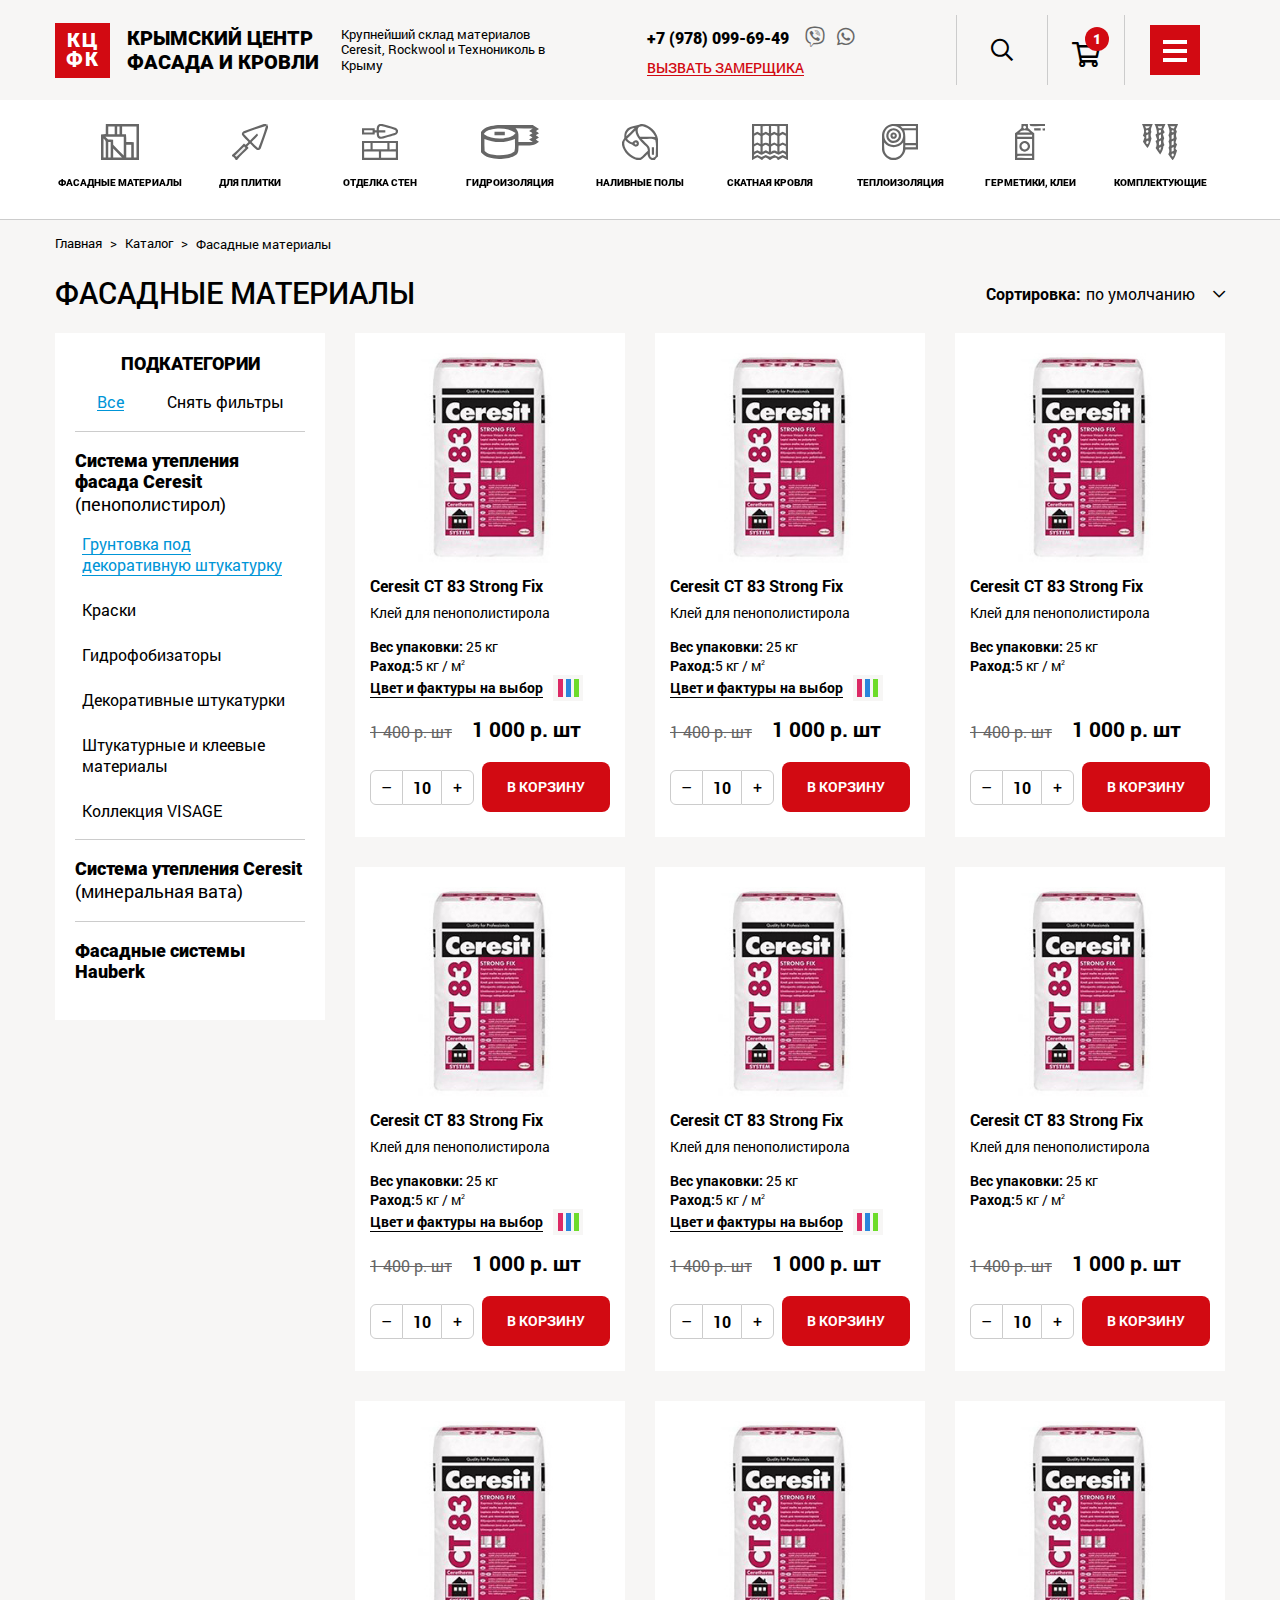
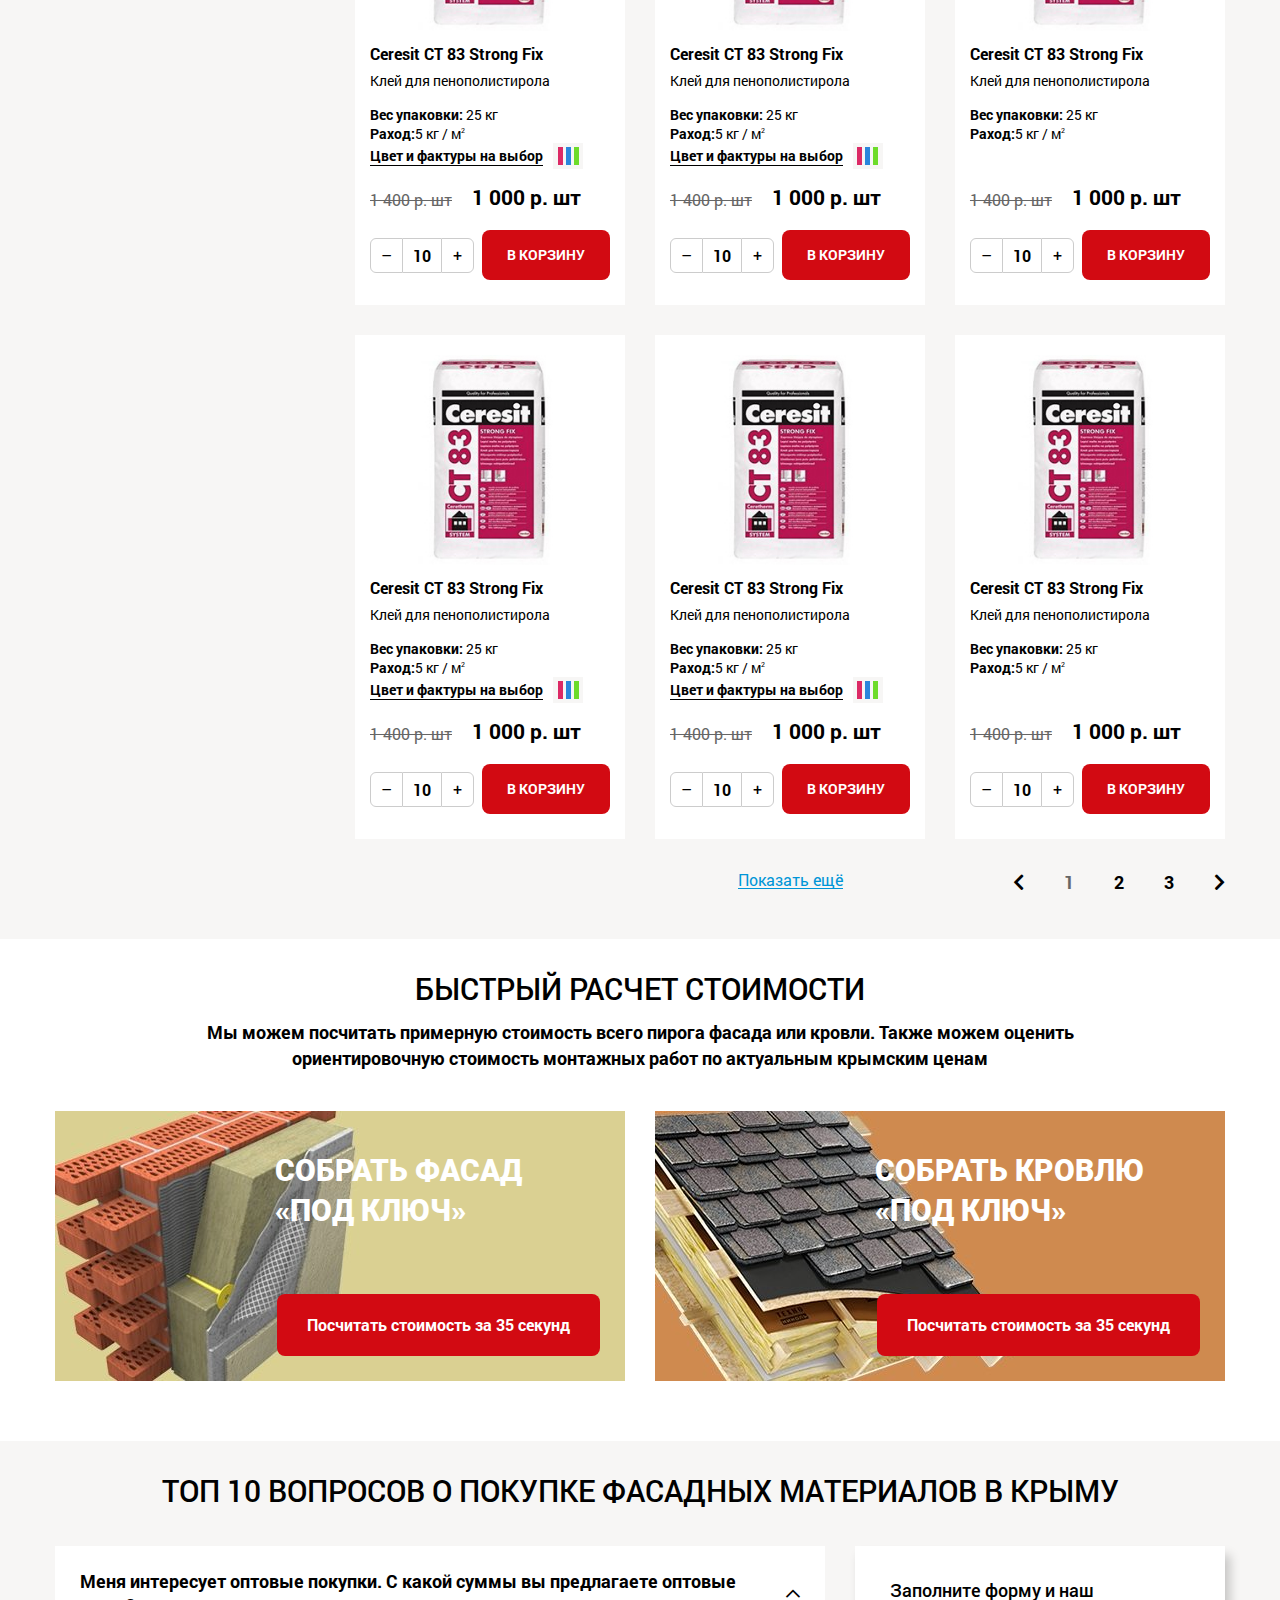
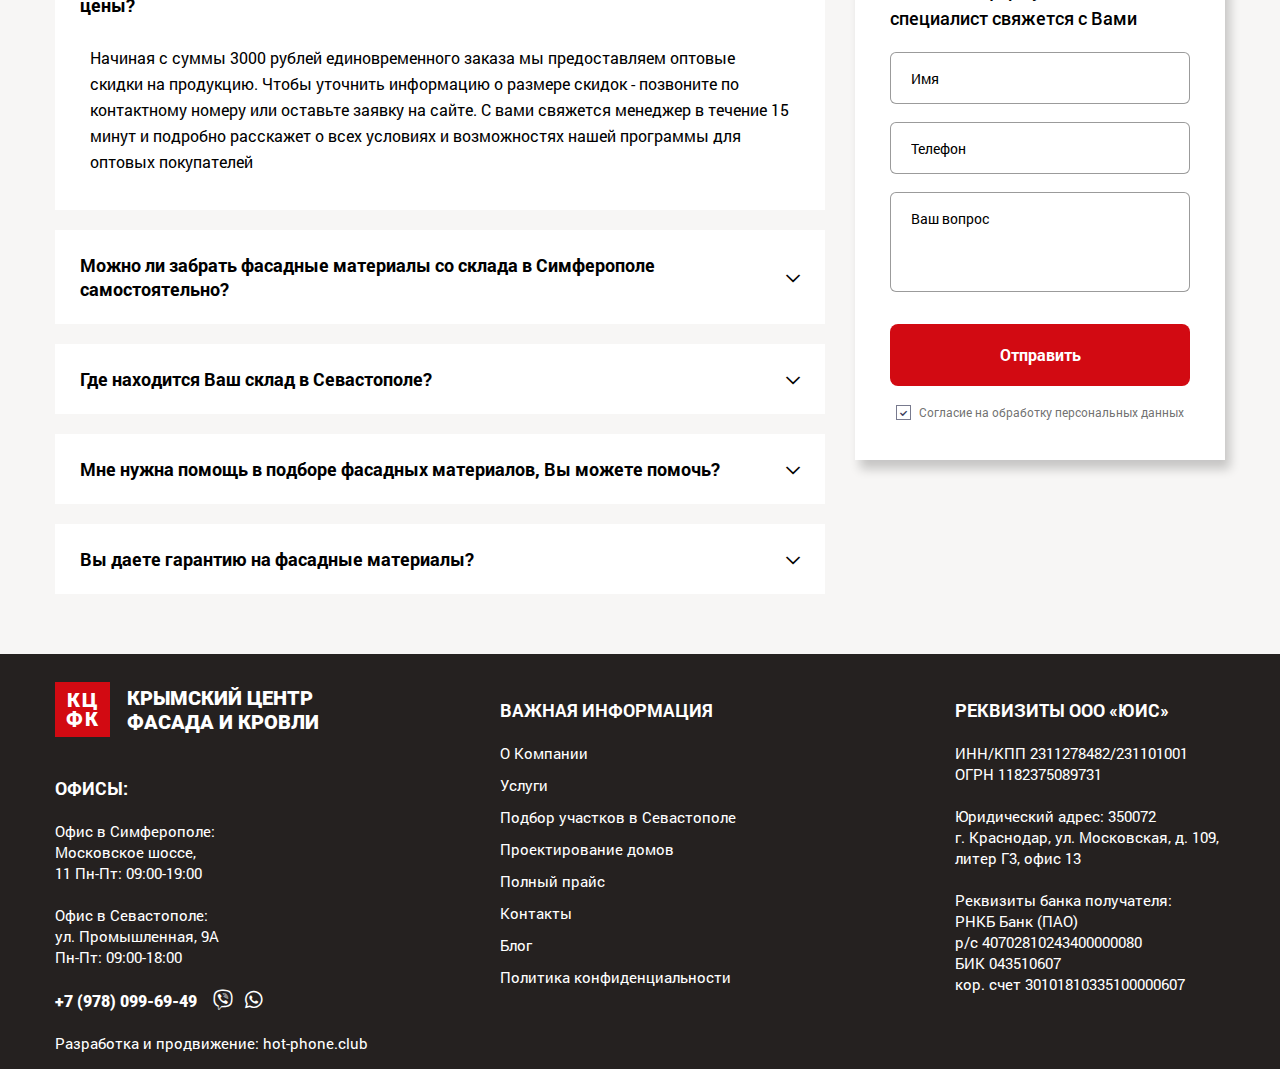
<file: catalog.html>
<!DOCTYPE html>
<!--[if lt IE 7]><html lang="ru" class="lt-ie9 lt-ie8 lt-ie7"><![endif]-->
<!--[if IE 7]><html lang="ru" class="lt-ie9 lt-ie8"><![endif]-->
<!--[if IE 8]><html lang="ru" class="lt-ie9"><![endif]-->
<!--[if gt IE 8]><!-->
<html lang="ru">
<!--<![endif]-->
<head>
	<meta charset="utf-8" />
	<title>Заголовок</title>
	<meta name="description" content="" />
	<meta http-equiv="X-UA-Compatible" content="IE=edge" />
	<meta name="viewport" content="width=device-width, initial-scale=1.0" />
	<link rel="shortcut icon" href="favicon.png" />
	<link rel="stylesheet" href="libs/bootstrap/bootstrap-grid.css" />
	<link rel="stylesheet" href="libs/fontawesome-free-5.12.0-web/css/all.min.css" />
	<link rel="stylesheet" href="libs/fancybox/jquery.fancybox.css" />
	<link rel="stylesheet" href="libs/slick-1.5.9/slick/slick.css" />
	<link rel="stylesheet" href="libs/slick-1.5.9/slick/slick-theme.css" />
	<link rel="stylesheet" href="css/fonts.css" />
	<link rel="stylesheet" href="css/main.css?ver=1.15" />
	<link rel="stylesheet" href="css/media.css?ver=1.15" />
</head>
<body>

	<div class="wrapper">

		<header class="header header_page">
			<div class="container">
				<div class="header__top">
					<div class="logo-wrap">
						<a href="#" class="logo">
							<span class="logo-icon">КЦ ФК</span>
							<span class="logo-name">Крымский центр фасада и кровли</span>
						</a>
						<div class="logo-descr">Крупнейший склад материалов Ceresit, Rockwool и Технониколь в Крыму</div>
					</div>
					<div class="header-location"><strong>Офис в Симферополе:</strong> <strong>Московское шоссе, 11</strong> Пн-Пт: 09:00-19:00</div>
					<div class="header-location"><strong>Офис в Севастополе:</strong> <strong>ул. Промышленная, 9А</strong> Пн-Пт: 09:00-18:00</div>
					<div class="header-contact">
						<a href="tel:+79780996949" class="phone-number"> +7 (978) 099-69-49</a>
						<ul class="list-social">
							<li><a href="#"><i class="fab fa-viber"></i></a></li>
							<li><a href="#"><i class="fab fa-whatsapp"></i></a></li>
						</ul>
						<br>
						<a href="#callback" class="link-page fancybox">Вызвать замерщика</a>
					</div>
					<div class="header__right">
						<div class="header-search">
							<form>
								<div class="header-search__line">
									<div class="item-form">
										<input type="text" placeholder="Поиск..." required="required">
									</div>
									<button class="btn-search"><i class="far fa-search"></i></button>
								</div>
							</form>
							<div class="btn-search-fake"><i class="far fa-search"></i><i class="fal fa-times"></i></div>
						</div>
						<a href="#" class="btn-basket"><i class="far fa-shopping-cart"></i><span class="btn-basket__value">1</span></a>
						<span class="btn_nav btn_nav_menu">
							<span class="sandwich">
								<span class="sw-topper"></span>
								<span class="sw-bottom"></span>
								<span class="sw-footer"></span>
							</span>
						</span>
					</div>
				</div>
			</div>
			<div class="header__bottom">
				<div class="container">
					<ul class="header-categories">
						<li>
							<a href="#">
								<span class="header-categories__icon"><img src="img/menu_1.svg" alt="alt"></span>
								<span class="header-categories__name">Фасадные материалы</span>
							</a>
						</li>
						<li>
							<a href="#">
								<span class="header-categories__icon"><img src="img/menu_2.svg" alt="alt"></span>
								<span class="header-categories__name">Для плитки</span>
							</a>
						</li>
						<li>
							<a href="#">
								<span class="header-categories__icon"><img src="img/menu_3.svg" alt="alt"></span>
								<span class="header-categories__name">Отделка стен</span>
							</a>
						</li>
						<li>
							<a href="#">
								<span class="header-categories__icon"><img src="img/menu_4.svg" alt="alt"></span>
								<span class="header-categories__name">Гидроизоляция</span>
							</a>
						</li>
						<li>
							<a href="#">
								<span class="header-categories__icon"><img src="img/menu_5.svg" alt="alt"></span>
								<span class="header-categories__name">Наливные полы</span>
							</a>
						</li>
						<li>
							<a href="#">
								<span class="header-categories__icon"><img src="img/menu_6.svg" alt="alt"></span>
								<span class="header-categories__name">Скатная кровля</span>
							</a>
						</li>
						<li>
							<a href="#">
								<span class="header-categories__icon"><img src="img/menu_7.svg" alt="alt"></span>
								<span class="header-categories__name">Теплоизоляция</span>
							</a>
						</li>
						<li>
							<a href="#">
								<span class="header-categories__icon"><img src="img/menu_8.svg" alt="alt"></span>
								<span class="header-categories__name">Герметики, клеи</span>
							</a>
						</li>
						<li>
							<a href="#">
								<span class="header-categories__icon"><img src="img/menu_9.svg" alt="alt"></span>
								<span class="header-categories__name">Комплектующие</span>
							</a>
						</li>
					</ul>
				</div>
			</div>
			<div class="header__fixed default">
				<div class="container">
					<div class="header__wrap">
						<a href="#" class="logo">
							<span class="logo-icon">КЦ ФК</span>
							<span class="logo-name">Крымский центр фасада и кровли</span>
						</a>
						<ul class="menu">
							<li><a href="#">О складе</a></li>
							<li><a href="#">Каталог товаров</a></li>
							<li><a href="#">Услуги</a></li>
							<li><a href="#">Проверенные подрядчики</a></li>
							<li><a href="#">Инструкции</a></li>
							<li><a href="#">Контакты</a></li>
						</ul>
						<a href="tel:+79780996949" class="phone-number"> <i class="fas fa-phone-alt"></i> +7 (978) 099-69-49</a>
						<ul class="list-social">
							<li><a href="#"><i class="fab fa-viber"></i></a></li>
							<li><a href="#"><i class="fab fa-whatsapp"></i></a></li>
						</ul>
						<a href="#callback" class="link-page fancybox"><i class="far fa-phone-alt"></i>Вызвать замерщика</a>
						<div class="header-search">
							<form>
								<div class="header-search__line">
									<div class="item-form">
										<input type="text" placeholder="Поиск..." required="required">
									</div>
									<button class="btn-search"><i class="far fa-search"></i></button>
								</div>
							</form>
							<div class="btn-search-fake"><i class="far fa-search"></i><i class="fal fa-times"></i></div>
						</div>
						<a href="#" class="btn-basket"><i class="far fa-shopping-cart"></i><span class="btn-basket__value">1</span></a>
						<span class="btn_nav btn_nav_menu">
							<span class="sandwich">
								<span class="sw-topper"></span>
								<span class="sw-bottom"></span>
								<span class="sw-footer"></span>
							</span>
						</span>
					</div>
				</div>
			</div>
			<div class="wrap-menu">
				<div class="container">
					<ul class="menu">
						<li><a href="#">О складе</a></li>
						<li><a href="#">Каталог товаров</a></li>
						<li><a href="#">Услуги</a></li>
						<li><a href="#">Проверенные подрядчики</a></li>
						<li><a href="#">Инструкции и рекомендации</a></li>
						<li><a href="#">Контакты</a></li>
					</ul>
				</div>
			</div>
		</header>

		<div class="catalog">
			<div class="container">
				<ul class="breadcumbs">
					<li><a href="#">Главная </a><span>></span></li>
					<li><a href="#">Каталог</a><span>></span></li>
					<li>Фасадные материалы</li>
				</ul>
				<div class="head-page">
					<div class="title-section title-section_left">Фасадные материалы</div>
					<div class="sort-select">
						<p>Сортировка: </p>
						<select>
							<option value="1">по умолчанию</option>
							<option value="1">по умолчанию 1</option>
							<option value="1">по умолчанию 2</option>
						</select>
					</div>
				</div>
				<div class="row">
					<div class="col-xl-3 col-lg-4">
						<div class="btn-main btn-main_filter">Открыть фильтр <i class="fas fa-filter"></i></div>
						<div class="sidebar-catalog">
							<div class="sidebar-catalog__title">Подкатегории</div>
							<div class="sidebar-catalog__links">
								<a href="#" class="link-main">Все</a>
								<a href="#" class="link-main link-main_dark">Снять фильтры</a>
							</div>
							<div class="item-sidebar">
								<div class="item-sidebar__head">
									<div class="item-sidebar__name">Система утепления фасада Ceresit</div>
									<div class="item-sidebar__descr">(пенополистирол)</div>
								</div>
								<div class="item-sidebar__dropdown" style="display: block;">
									<ul>
										<li class="active">
											<a href="#">Грунтовка под декоративную штукатурку</a>
										</li>
										<li>
											<a href="#">Краски</a>
										</li>
										<li>
											<a href="#">Гидрофобизаторы</a>
										</li>
										<li>
											<a href="#">Декоративные штукатурки</a>
										</li>
										<li>
											<a href="#">Штукатурные и клеевые материалы</a>
										</li>
										<li>
											<a href="#">Коллекция VISAGE</a>
										</li>
									</ul>
								</div>
							</div>
							<div class="item-sidebar">
								<div class="item-sidebar__head">
									<div class="item-sidebar__name">Система утепления Ceresit  </div>
									<div class="item-sidebar__descr">(минеральная вата)</div>
								</div>
								<div class="item-sidebar__dropdown">
									<ul>
										<li>
											<a href="#">Грунтовка под декоративную штукатурку</a>
										</li>
										<li>
											<a href="#">Краски</a>
										</li>
										<li>
											<a href="#">Гидрофобизаторы</a>
										</li>
										<li>
											<a href="#">Декоративные штукатурки</a>
										</li>
										<li>
											<a href="#">Штукатурные и клеевые материалы</a>
										</li>
										<li>
											<a href="#">Коллекция VISAGE</a>
										</li>
									</ul>
								</div>
							</div>
							<div class="item-sidebar">
								<div class="item-sidebar__head">
									<div class="item-sidebar__name">Фасадные системы Hauberk</div>
								</div>
								<div class="item-sidebar__dropdown">
									<ul>
										<li>
											<a href="#">Грунтовка под декоративную штукатурку</a>
										</li>
										<li>
											<a href="#">Краски</a>
										</li>
										<li>
											<a href="#">Гидрофобизаторы</a>
										</li>
										<li>
											<a href="#">Декоративные штукатурки</a>
										</li>
										<li>
											<a href="#">Штукатурные и клеевые материалы</a>
										</li>
										<li>
											<a href="#">Коллекция VISAGE</a>
										</li>
									</ul>
								</div>
							</div>
						</div>
					</div>
					<div class="col-xl-9 col-lg-8">
						<div class="row row_products">
							<div class="col-xl-4 col-6">
								<div class="item-product">
									<a href="#" class="item-product__link"></a>
									<div class="item-product__image">
										<img src="img/product1.jpg" alt="alt">
									</div>
									<div class="item-product__name">Ceresit СТ 83 Strong Fix</div>
									<div class="item-product__descr">Клей для пенополистирола</div>
									<div class="item-product__center">
										<div class="item-product__feature"><strong>Вес упаковки:</strong> 25 кг</div>
										<div class="item-product__feature"><strong>Раход:</strong>5 кг / м<sup>2</sup></div>
										<div class="color-product">
											<a href="#">Цвет и фактуры на выбор</a>
											<div class="icon-color"></div>
										</div>
									</div>
									<div class="item-product-prices">
										<div class="item-product__oldprice">1 400 р. шт</div>
										<div class="item-product__price">1 000 р. шт</div>
									</div>
									<div class="item-product__bottom">
										<div class="quantity">
											<div class="quantity-button quantity-down">–</div>
											<input type="number" min="1" step="1" value="10">
											<div class="quantity-button quantity-up">+</div>
										</div>
										<a href="#" class="btn-main">В корзину</a>
									</div>
								</div>
							</div>
							<div class="col-xl-4 col-6">
								<div class="item-product">
									<a href="#" class="item-product__link"></a>
									<div class="item-product__image">
										<img src="img/product1.jpg" alt="alt">
									</div>
									<div class="item-product__name">Ceresit СТ 83 Strong Fix</div>
									<div class="item-product__descr">Клей для пенополистирола</div>
									<div class="item-product__center">
										<div class="item-product__feature"><strong>Вес упаковки:</strong> 25 кг</div>
										<div class="item-product__feature"><strong>Раход:</strong>5 кг / м<sup>2</sup></div>
										<div class="color-product">
											<a href="#">Цвет и фактуры на выбор</a>
											<div class="icon-color"></div>
										</div>
									</div>
									<div class="item-product-prices">
										<div class="item-product__oldprice">1 400 р. шт</div>
										<div class="item-product__price">1 000 р. шт</div>
									</div>
									<div class="item-product__bottom">
										<div class="quantity">
											<div class="quantity-button quantity-down">–</div>
											<input type="number" min="1" step="1" value="10">
											<div class="quantity-button quantity-up">+</div>
										</div>
										<a href="#" class="btn-main">В корзину</a>
									</div>
								</div>
							</div>
							<div class="col-xl-4 col-6">
								<div class="item-product">
									<a href="#" class="item-product__link"></a>
									<div class="item-product__image">
										<img src="img/product1.jpg" alt="alt">
									</div>
									<div class="item-product__name">Ceresit СТ 83 Strong Fix</div>
									<div class="item-product__descr">Клей для пенополистирола</div>
									<div class="item-product__center">
										<div class="item-product__feature"><strong>Вес упаковки:</strong> 25 кг</div>
										<div class="item-product__feature"><strong>Раход:</strong>5 кг / м<sup>2</sup></div>
									</div>
									<div class="item-product-prices">
										<div class="item-product__oldprice">1 400 р. шт</div>
										<div class="item-product__price">1 000 р. шт</div>
									</div>
									<div class="item-product__bottom">
										<div class="quantity">
											<div class="quantity-button quantity-down">–</div>
											<input type="number" min="1" step="1" value="10">
											<div class="quantity-button quantity-up">+</div>
										</div>
										<a href="#" class="btn-main">В корзину</a>
									</div>
								</div>
							</div>
							<div class="col-xl-4 col-6">
								<div class="item-product">
									<a href="#" class="item-product__link"></a>
									<div class="item-product__image">
										<img src="img/product1.jpg" alt="alt">
									</div>
									<div class="item-product__name">Ceresit СТ 83 Strong Fix</div>
									<div class="item-product__descr">Клей для пенополистирола</div>
									<div class="item-product__center">
										<div class="item-product__feature"><strong>Вес упаковки:</strong> 25 кг</div>
										<div class="item-product__feature"><strong>Раход:</strong>5 кг / м<sup>2</sup></div>
										<div class="color-product">
											<a href="#">Цвет и фактуры на выбор</a>
											<div class="icon-color"></div>
										</div>
									</div>
									<div class="item-product-prices">
										<div class="item-product__oldprice">1 400 р. шт</div>
										<div class="item-product__price">1 000 р. шт</div>
									</div>
									<div class="item-product__bottom">
										<div class="quantity">
											<div class="quantity-button quantity-down">–</div>
											<input type="number" min="1" step="1" value="10">
											<div class="quantity-button quantity-up">+</div>
										</div>
										<a href="#" class="btn-main">В корзину</a>
									</div>
								</div>
							</div>
							<div class="col-xl-4 col-6">
								<div class="item-product">
									<a href="#" class="item-product__link"></a>
									<div class="item-product__image">
										<img src="img/product1.jpg" alt="alt">
									</div>
									<div class="item-product__name">Ceresit СТ 83 Strong Fix</div>
									<div class="item-product__descr">Клей для пенополистирола</div>
									<div class="item-product__center">
										<div class="item-product__feature"><strong>Вес упаковки:</strong> 25 кг</div>
										<div class="item-product__feature"><strong>Раход:</strong>5 кг / м<sup>2</sup></div>
										<div class="color-product">
											<a href="#">Цвет и фактуры на выбор</a>
											<div class="icon-color"></div>
										</div>
									</div>
									<div class="item-product-prices">
										<div class="item-product__oldprice">1 400 р. шт</div>
										<div class="item-product__price">1 000 р. шт</div>
									</div>
									<div class="item-product__bottom">
										<div class="quantity">
											<div class="quantity-button quantity-down">–</div>
											<input type="number" min="1" step="1" value="10">
											<div class="quantity-button quantity-up">+</div>
										</div>
										<a href="#" class="btn-main">В корзину</a>
									</div>
								</div>
							</div>
							<div class="col-xl-4 col-6">
								<div class="item-product">
									<a href="#" class="item-product__link"></a>
									<div class="item-product__image">
										<img src="img/product1.jpg" alt="alt">
									</div>
									<div class="item-product__name">Ceresit СТ 83 Strong Fix</div>
									<div class="item-product__descr">Клей для пенополистирола</div>
									<div class="item-product__center">
										<div class="item-product__feature"><strong>Вес упаковки:</strong> 25 кг</div>
										<div class="item-product__feature"><strong>Раход:</strong>5 кг / м<sup>2</sup></div>
									</div>
									<div class="item-product-prices">
										<div class="item-product__oldprice">1 400 р. шт</div>
										<div class="item-product__price">1 000 р. шт</div>
									</div>
									<div class="item-product__bottom">
										<div class="quantity">
											<div class="quantity-button quantity-down">–</div>
											<input type="number" min="1" step="1" value="10">
											<div class="quantity-button quantity-up">+</div>
										</div>
										<a href="#" class="btn-main">В корзину</a>
									</div>
								</div>
							</div>
							<div class="col-xl-4 col-6">
								<div class="item-product">
									<a href="#" class="item-product__link"></a>
									<div class="item-product__image">
										<img src="img/product1.jpg" alt="alt">
									</div>
									<div class="item-product__name">Ceresit СТ 83 Strong Fix</div>
									<div class="item-product__descr">Клей для пенополистирола</div>
									<div class="item-product__center">
										<div class="item-product__feature"><strong>Вес упаковки:</strong> 25 кг</div>
										<div class="item-product__feature"><strong>Раход:</strong>5 кг / м<sup>2</sup></div>
										<div class="color-product">
											<a href="#">Цвет и фактуры на выбор</a>
											<div class="icon-color"></div>
										</div>
									</div>
									<div class="item-product-prices">
										<div class="item-product__oldprice">1 400 р. шт</div>
										<div class="item-product__price">1 000 р. шт</div>
									</div>
									<div class="item-product__bottom">
										<div class="quantity">
											<div class="quantity-button quantity-down">–</div>
											<input type="number" min="1" step="1" value="10">
											<div class="quantity-button quantity-up">+</div>
										</div>
										<a href="#" class="btn-main">В корзину</a>
									</div>
								</div>
							</div>
							<div class="col-xl-4 col-6">
								<div class="item-product">
									<a href="#" class="item-product__link"></a>
									<div class="item-product__image">
										<img src="img/product1.jpg" alt="alt">
									</div>
									<div class="item-product__name">Ceresit СТ 83 Strong Fix</div>
									<div class="item-product__descr">Клей для пенополистирола</div>
									<div class="item-product__center">
										<div class="item-product__feature"><strong>Вес упаковки:</strong> 25 кг</div>
										<div class="item-product__feature"><strong>Раход:</strong>5 кг / м<sup>2</sup></div>
										<div class="color-product">
											<a href="#">Цвет и фактуры на выбор</a>
											<div class="icon-color"></div>
										</div>
									</div>
									<div class="item-product-prices">
										<div class="item-product__oldprice">1 400 р. шт</div>
										<div class="item-product__price">1 000 р. шт</div>
									</div>
									<div class="item-product__bottom">
										<div class="quantity">
											<div class="quantity-button quantity-down">–</div>
											<input type="number" min="1" step="1" value="10">
											<div class="quantity-button quantity-up">+</div>
										</div>
										<a href="#" class="btn-main">В корзину</a>
									</div>
								</div>
							</div>
							<div class="col-xl-4 col-6">
								<div class="item-product">
									<a href="#" class="item-product__link"></a>
									<div class="item-product__image">
										<img src="img/product1.jpg" alt="alt">
									</div>
									<div class="item-product__name">Ceresit СТ 83 Strong Fix</div>
									<div class="item-product__descr">Клей для пенополистирола</div>
									<div class="item-product__center">
										<div class="item-product__feature"><strong>Вес упаковки:</strong> 25 кг</div>
										<div class="item-product__feature"><strong>Раход:</strong>5 кг / м<sup>2</sup></div>
									</div>
									<div class="item-product-prices">
										<div class="item-product__oldprice">1 400 р. шт</div>
										<div class="item-product__price">1 000 р. шт</div>
									</div>
									<div class="item-product__bottom">
										<div class="quantity">
											<div class="quantity-button quantity-down">–</div>
											<input type="number" min="1" step="1" value="10">
											<div class="quantity-button quantity-up">+</div>
										</div>
										<a href="#" class="btn-main">В корзину</a>
									</div>
								</div>
							</div>
							<div class="col-xl-4 col-6">
								<div class="item-product">
									<a href="#" class="item-product__link"></a>
									<div class="item-product__image">
										<img src="img/product1.jpg" alt="alt">
									</div>
									<div class="item-product__name">Ceresit СТ 83 Strong Fix</div>
									<div class="item-product__descr">Клей для пенополистирола</div>
									<div class="item-product__center">
										<div class="item-product__feature"><strong>Вес упаковки:</strong> 25 кг</div>
										<div class="item-product__feature"><strong>Раход:</strong>5 кг / м<sup>2</sup></div>
										<div class="color-product">
											<a href="#">Цвет и фактуры на выбор</a>
											<div class="icon-color"></div>
										</div>
									</div>
									<div class="item-product-prices">
										<div class="item-product__oldprice">1 400 р. шт</div>
										<div class="item-product__price">1 000 р. шт</div>
									</div>
									<div class="item-product__bottom">
										<div class="quantity">
											<div class="quantity-button quantity-down">–</div>
											<input type="number" min="1" step="1" value="10">
											<div class="quantity-button quantity-up">+</div>
										</div>
										<a href="#" class="btn-main">В корзину</a>
									</div>
								</div>
							</div>
							<div class="col-xl-4 col-6">
								<div class="item-product">
									<a href="#" class="item-product__link"></a>
									<div class="item-product__image">
										<img src="img/product1.jpg" alt="alt">
									</div>
									<div class="item-product__name">Ceresit СТ 83 Strong Fix</div>
									<div class="item-product__descr">Клей для пенополистирола</div>
									<div class="item-product__center">
										<div class="item-product__feature"><strong>Вес упаковки:</strong> 25 кг</div>
										<div class="item-product__feature"><strong>Раход:</strong>5 кг / м<sup>2</sup></div>
										<div class="color-product">
											<a href="#">Цвет и фактуры на выбор</a>
											<div class="icon-color"></div>
										</div>
									</div>
									<div class="item-product-prices">
										<div class="item-product__oldprice">1 400 р. шт</div>
										<div class="item-product__price">1 000 р. шт</div>
									</div>
									<div class="item-product__bottom">
										<div class="quantity">
											<div class="quantity-button quantity-down">–</div>
											<input type="number" min="1" step="1" value="10">
											<div class="quantity-button quantity-up">+</div>
										</div>
										<a href="#" class="btn-main">В корзину</a>
									</div>
								</div>
							</div>
							<div class="col-xl-4 col-6">
								<div class="item-product">
									<a href="#" class="item-product__link"></a>
									<div class="item-product__image">
										<img src="img/product1.jpg" alt="alt">
									</div>
									<div class="item-product__name">Ceresit СТ 83 Strong Fix</div>
									<div class="item-product__descr">Клей для пенополистирола</div>
									<div class="item-product__center">
										<div class="item-product__feature"><strong>Вес упаковки:</strong> 25 кг</div>
										<div class="item-product__feature"><strong>Раход:</strong>5 кг / м<sup>2</sup></div>
									</div>
									<div class="item-product-prices">
										<div class="item-product__oldprice">1 400 р. шт</div>
										<div class="item-product__price">1 000 р. шт</div>
									</div>
									<div class="item-product__bottom">
										<div class="quantity">
											<div class="quantity-button quantity-down">–</div>
											<input type="number" min="1" step="1" value="10">
											<div class="quantity-button quantity-up">+</div>
										</div>
										<a href="#" class="btn-main">В корзину</a>
									</div>
								</div>
							</div>
						</div>
						<div class="bottom-articles">
							<a href="#" class="link-main">Показать ещё</a>
						</div>
						<div class="pagination">
							<ul>
								<li class="pagination__arrow"><a href="#"><i class="fas fa-chevron-left"></i></a></li>
								<li class="active"><a href="#">1</a></li>
								<li><a href="#">2</a></li>
								<li><a href="#">3</a></li>
								<li class="pagination__arrow"><a href="#"><i class="fas fa-chevron-right"></i></a></li>
							</ul>
						</div>
					</div>
				</div>
			</div>
		</div>

		<div class="quick-calculation">
			<div class="container">
				<div class="title-section">Быстрый расчет стоимости</div>
				<div class="descr-section"> Мы можем посчитать примерную стоимость всего пирога фасада или кровли. Также можем оценить ориентировочную стоимость монтажных работ по актуальным крымским ценам</div>
				<div class="row row_calculation">
					<div class="col-lg-6">
						<div class="item-calculation item-calculation_1">
							<div class="item-calculation__title">Собрать фасад «под ключ»</div>
							<a href="#" class="btn-main">Посчитать стоимость за 35 секунд</a>
						</div>
					</div>
					<div class="col-lg-6">
						<div class="item-calculation item-calculation_2">
							<div class="item-calculation__title">Собрать кровлю «под ключ»</div>
							<a href="#" class="btn-main">Посчитать стоимость за 35 секунд</a>
						</div>
					</div>
				</div>
			</div>
		</div>

		<div class="questions">
			<div class="container">
				<div class="title-section">Топ 10 вопросов о покупке фасадных материалов в Крыму</div>
				<div class="row">
					<div class="col-lg-8">
						<div class="question-block">
							<div class="question active">
								<div class="question__name">Меня интересует оптовые покупки. С какой суммы вы предлагаете оптовые цены? <div class="question__btn"><i class="far fa-chevron-down"></i></div></div>
								<div class="question__answer" style="display: block;">
									<p>Начиная с суммы 3000 рублей единовременного заказа мы предоставляем оптовые скидки на продукцию. Чтобы уточнить информацию о размере скидок - позвоните по контактному номеру или оставьте заявку на сайте. С вами свяжется менеджер в течение 15 минут и подробно расскажет о всех условиях и возможностях нашей программы для оптовых покупателей</p>
								</div>
							</div>
							<div class="question">
								<div class="question__name">Можно ли забрать фасадные материалы со склада в Симферополе самостоятельно? <div class="question__btn"><i class="far fa-chevron-down"></i></div></div>
								<div class="question__answer">
									<p>Начиная с суммы 3000 рублей единовременного заказа мы предоставляем оптовые скидки на продукцию. Чтобы уточнить информацию о размере скидок - позвоните по контактному номеру или оставьте заявку на сайте. С вами свяжется менеджер в течение 15 минут и подробно расскажет о всех условиях и возможностях нашей программы для оптовых покупателей</p>
								</div>
							</div>
							<div class="question">
								<div class="question__name">Где находится Ваш склад в Севастополе? <div class="question__btn"><i class="far fa-chevron-down"></i></div></div>
								<div class="question__answer">
									<p>Начиная с суммы 3000 рублей единовременного заказа мы предоставляем оптовые скидки на продукцию. Чтобы уточнить информацию о размере скидок - позвоните по контактному номеру или оставьте заявку на сайте. С вами свяжется менеджер в течение 15 минут и подробно расскажет о всех условиях и возможностях нашей программы для оптовых покупателей</p>
								</div>
							</div>
							<div class="question">
								<div class="question__name">Мне нужна помощь в подборе фасадных материалов, Вы можете помочь? <div class="question__btn"><i class="far fa-chevron-down"></i></div></div>
								<div class="question__answer">
									<p>Начиная с суммы 3000 рублей единовременного заказа мы предоставляем оптовые скидки на продукцию. Чтобы уточнить информацию о размере скидок - позвоните по контактному номеру или оставьте заявку на сайте. С вами свяжется менеджер в течение 15 минут и подробно расскажет о всех условиях и возможностях нашей программы для оптовых покупателей</p>
								</div>
							</div>
							<div class="question">
								<div class="question__name">Вы даете гарантию на фасадные материалы? <div class="question__btn"><i class="far fa-chevron-down"></i></div></div>
								<div class="question__answer">
									<p>Начиная с суммы 3000 рублей единовременного заказа мы предоставляем оптовые скидки на продукцию. Чтобы уточнить информацию о размере скидок - позвоните по контактному номеру или оставьте заявку на сайте. С вами свяжется менеджер в течение 15 минут и подробно расскажет о всех условиях и возможностях нашей программы для оптовых покупателей</p>
								</div>
							</div>
						</div>
					</div>
					<div class="col-lg-4">
						<div class="block-form">
							<div class="block-form__title">Заполните форму и наш специалист свяжется с Вами</div>
							<form>
								<div class="item-form">
									<input type="text" placeholder="Имя" required="required">
								</div>
								<div class="item-form">
									<input type="text" placeholder="Телефон" class="input-phone" required="required">
								</div>
								<div class="item-form">
									<textarea placeholder="Ваш вопрос"></textarea>
								</div>
								<button class="btn-main" type="submit">Отправить</button>
								<div class="checkbox-wrap">
									<div class="checkbox">
										<label>
											<input type="checkbox" required="required" checked="checked" />
											<span>Согласие на обработку персональных данных</span>
										</label>
									</div>
								</div>
							</form>
						</div>
					</div>
				</div>
			</div>
		</div>

		<footer class="footer">
			<div class="container">
				<div class="row">
					<div class="col-lg-4 col-6">
						<a href="#" class="logo">
							<span class="logo-icon">КЦ ФК</span>
							<span class="logo-name">Крымский центр фасада и кровли</span>
						</a>
						<div class="footer__title">Офисы:</div>
						<p>Офис в Симферополе:</p>
						<p>Московское шоссе,</p>
						<p>11 Пн-Пт: 09:00-19:00</p>
						<br>
						<p>Офис в Севастополе:</p>
						<p>ул. Промышленная, 9А</p>
						<p>Пн-Пт: 09:00-18:00</p>
						<br>
						<a href="tel:+79780996949" class="phone-number">+7 (978) 099-69-49</a>
						<ul class="list-social">
							<li><a href="#"><i class="fab fa-viber"></i></a></li>
							<li><a href="#"><i class="fab fa-whatsapp"></i></a></li>
						</ul>
						<br>
						<br>
						<p>Разработка и продвижение: <a href="#">hot-phone.club</a></p>
					</div>
					<div class="col-lg-5 col-6 col_footer">
						<div class="footer__title">Важная информация</div>
						<ul class="nav-footer">
							<li><a href="#">О Компании</a></li>
							<li><a href="#">Услуги</a></li>
							<li><a href="#">Подбор участков в Севастополе</a></li>
							<li><a href="#">Проектирование домов</a></li>
							<li><a href="#">Полный прайс</a></li>
							<li><a href="#">Контакты</a></li>
							<li><a href="#">Блог</a></li>
							<li><a href="#">Политика конфиденциальности</a></li>
						</ul>
					</div>
					<div class="col-lg-3 col-md-6 col_footer">
						<div class="footer__title">Реквизиты ООО «ЮИС»</div>
						<p>ИНН/КПП 2311278482/231101001</p>
						<p>ОГРН 1182375089731</p>
						<br>
						<p> Юридический адрес: 350072</p>
						<p>г. Краснодар, ул. Московская, д. 109,</p>
						<p>литер Г3, офис 13</p>
						<br>
						<p>Реквизиты банка получателя:</p>
						<p>РНКБ Банк (ПАО)</p>
						<p>р/с 40702810243400000080</p>
						<p>БИК 043510607 </p>
						<p>кор. счет 30101810335100000607</p>
					</div>
				</div>
			</div>
		</footer>
		
	</div>

	<div id="callback" class="modal-block">
		<div class="modal-wrap">
			<div class="block-form">
				<div class="title-section">Вызвать замерщика</div>
				<form>
					<div class="item-form">
						<input type="text" placeholder="Имя" required="required">
					</div>
					<div class="item-form">
						<input type="text" placeholder="Телефон" class="input-phone" required="required">
					</div>
					<button class="btn-main" type="submit">Отправить</button>
					<div class="checkbox-wrap">
						<div class="checkbox">
							<label>
								<input type="checkbox" required="required" checked="checked" />
								<span>Согласие на обработку персональных данных</span>
							</label>
						</div>
					</div>
				</form>
			</div>
		</div>
	</div>

	<!--[if lt IE 9]>
	<script src="libs/html5shiv/es5-shim.min.js"></script>
	<script src="libs/html5shiv/html5shiv.min.js"></script>
	<script src="libs/html5shiv/html5shiv-printshiv.min.js"></script>
	<script src="libs/respond/respond.min.js"></script>
<![endif]-->
<script src="libs/jquery/jquery-1.11.1.min.js"></script>
<script src="libs/jquery-mousewheel/jquery.mousewheel.min.js"></script>
<script src="libs/fancybox/jquery.fancybox.pack.js"></script>
<script src="libs/slick-1.5.9/slick/slick.min.js"></script>
<script src="libs/mask/jquery.maskedinput.js"></script>
<script src="libs/scroll2id/PageScroll2id.min.js"></script>
<script src="libs/jQueryFormStyler-master/jquery.formstyler.min.js"></script>
<script src="js/common.js?ver=1.15"></script>
<!-- Yandex.Metrika counter --><!-- /Yandex.Metrika counter -->
<!-- Google Analytics counter --><!-- /Google Analytics counter -->
</body>
</html>
</file>
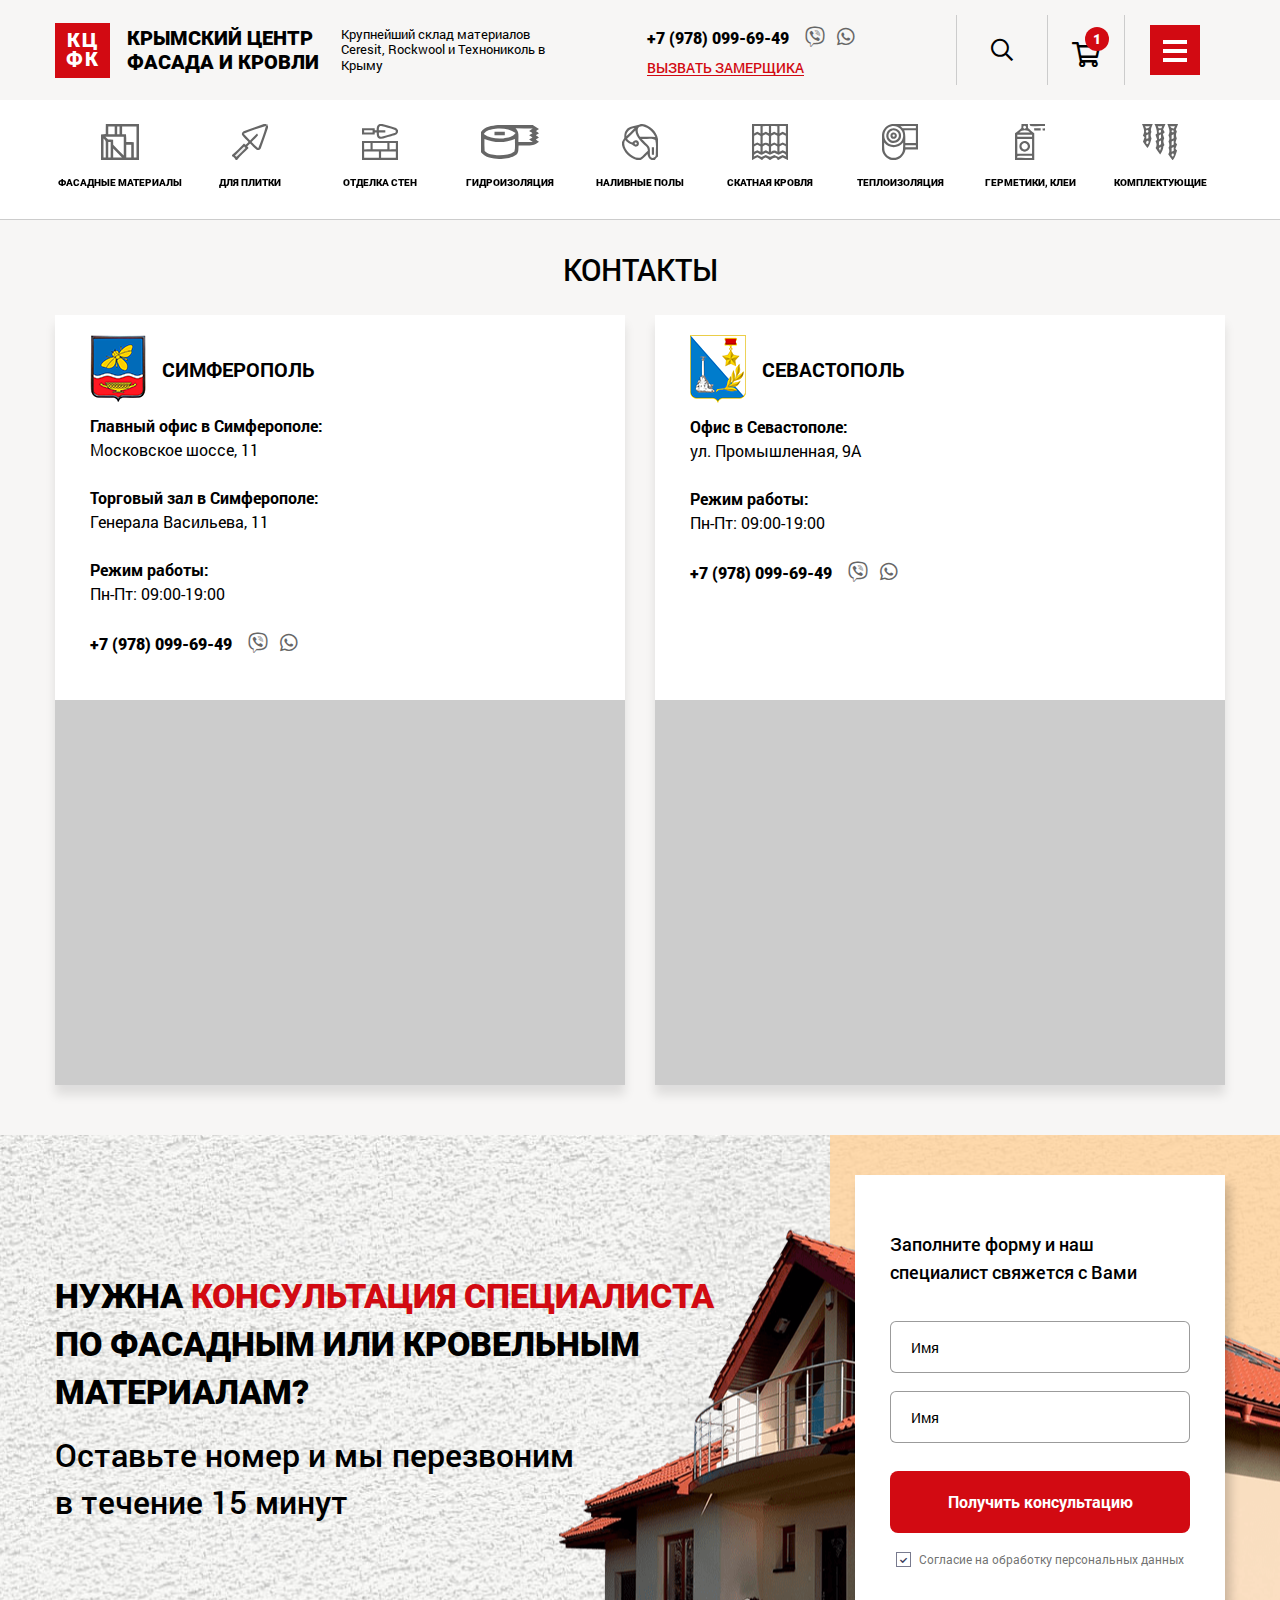
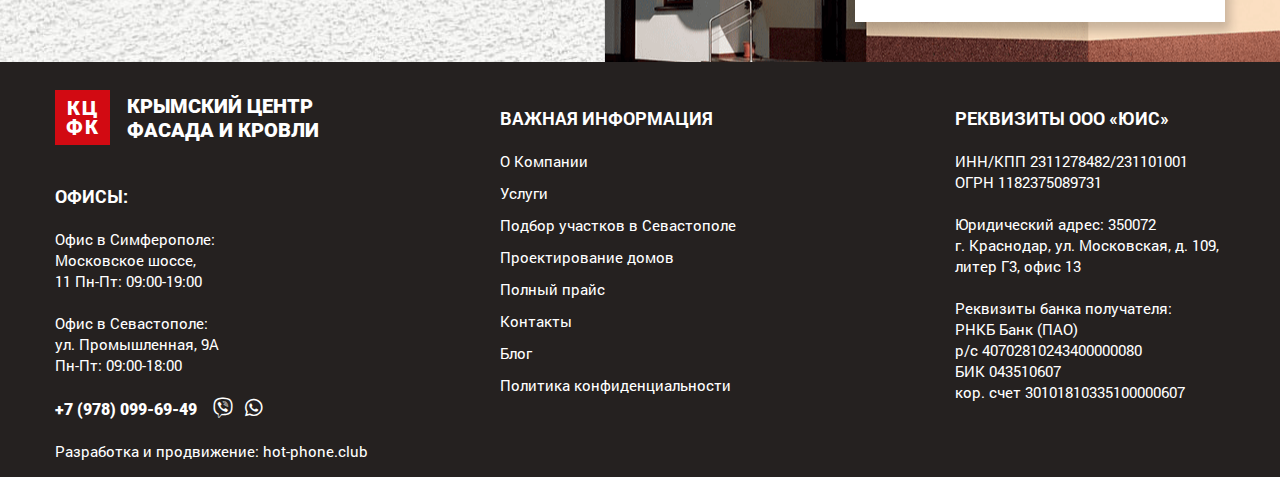
<file: contacts.html>
<!DOCTYPE html>
<!--[if lt IE 7]><html lang="ru" class="lt-ie9 lt-ie8 lt-ie7"><![endif]-->
<!--[if IE 7]><html lang="ru" class="lt-ie9 lt-ie8"><![endif]-->
<!--[if IE 8]><html lang="ru" class="lt-ie9"><![endif]-->
<!--[if gt IE 8]><!-->
<html lang="ru">
<!--<![endif]-->
<head>
	<meta charset="utf-8" />
	<title>Заголовок</title>
	<meta name="description" content="" />
	<meta http-equiv="X-UA-Compatible" content="IE=edge" />
	<meta name="viewport" content="width=device-width, initial-scale=1.0" />
	<link rel="shortcut icon" href="favicon.png" />
	<link rel="stylesheet" href="libs/bootstrap/bootstrap-grid.css" />
	<link rel="stylesheet" href="libs/fontawesome-free-5.12.0-web/css/all.min.css" />
	<link rel="stylesheet" href="libs/fancybox/jquery.fancybox.css" />
	<link rel="stylesheet" href="libs/slick-1.5.9/slick/slick.css" />
	<link rel="stylesheet" href="libs/slick-1.5.9/slick/slick-theme.css" />
	<link rel="stylesheet" href="css/fonts.css" />
	<link rel="stylesheet" href="css/main.css?ver=1.15" />
	<link rel="stylesheet" href="css/media.css?ver=1.15" />
</head>
<body>

	<div class="wrapper">

		<header class="header header_page">
			<div class="container">
				<div class="header__top">
					<div class="logo-wrap">
						<a href="#" class="logo">
							<span class="logo-icon">КЦ ФК</span>
							<span class="logo-name">Крымский центр фасада и кровли</span>
						</a>
						<div class="logo-descr">Крупнейший склад материалов Ceresit, Rockwool и Технониколь в Крыму</div>
					</div>
					<div class="header-location"><strong>Офис в Симферополе:</strong> <strong>Московское шоссе, 11</strong> Пн-Пт: 09:00-19:00</div>
					<div class="header-location"><strong>Офис в Севастополе:</strong> <strong>ул. Промышленная, 9А</strong> Пн-Пт: 09:00-18:00</div>
					<div class="header-contact">
						<a href="tel:+79780996949" class="phone-number"> +7 (978) 099-69-49</a>
						<ul class="list-social">
							<li><a href="#"><i class="fab fa-viber"></i></a></li>
							<li><a href="#"><i class="fab fa-whatsapp"></i></a></li>
						</ul>
						<br>
						<a href="#callback" class="link-page fancybox">Вызвать замерщика</a>
					</div>
					<div class="header__right">
						<div class="header-search">
							<form>
								<div class="header-search__line">
									<div class="item-form">
										<input type="text" placeholder="Поиск..." required="required">
									</div>
									<button class="btn-search"><i class="far fa-search"></i></button>
								</div>
							</form>
							<div class="btn-search-fake"><i class="far fa-search"></i><i class="fal fa-times"></i></div>
						</div>
						<a href="#" class="btn-basket"><i class="far fa-shopping-cart"></i><span class="btn-basket__value">1</span></a>
						<span class="btn_nav btn_nav_menu">
							<span class="sandwich">
								<span class="sw-topper"></span>
								<span class="sw-bottom"></span>
								<span class="sw-footer"></span>
							</span>
						</span>
					</div>
				</div>
			</div>
			<div class="header__bottom">
				<div class="container">
					<ul class="header-categories">
						<li>
							<a href="#">
								<span class="header-categories__icon"><img src="img/menu_1.svg" alt="alt"></span>
								<span class="header-categories__name">Фасадные материалы</span>
							</a>
						</li>
						<li>
							<a href="#">
								<span class="header-categories__icon"><img src="img/menu_2.svg" alt="alt"></span>
								<span class="header-categories__name">Для плитки</span>
							</a>
						</li>
						<li>
							<a href="#">
								<span class="header-categories__icon"><img src="img/menu_3.svg" alt="alt"></span>
								<span class="header-categories__name">Отделка стен</span>
							</a>
						</li>
						<li>
							<a href="#">
								<span class="header-categories__icon"><img src="img/menu_4.svg" alt="alt"></span>
								<span class="header-categories__name">Гидроизоляция</span>
							</a>
						</li>
						<li>
							<a href="#">
								<span class="header-categories__icon"><img src="img/menu_5.svg" alt="alt"></span>
								<span class="header-categories__name">Наливные полы</span>
							</a>
						</li>
						<li>
							<a href="#">
								<span class="header-categories__icon"><img src="img/menu_6.svg" alt="alt"></span>
								<span class="header-categories__name">Скатная кровля</span>
							</a>
						</li>
						<li>
							<a href="#">
								<span class="header-categories__icon"><img src="img/menu_7.svg" alt="alt"></span>
								<span class="header-categories__name">Теплоизоляция</span>
							</a>
						</li>
						<li>
							<a href="#">
								<span class="header-categories__icon"><img src="img/menu_8.svg" alt="alt"></span>
								<span class="header-categories__name">Герметики, клеи</span>
							</a>
						</li>
						<li>
							<a href="#">
								<span class="header-categories__icon"><img src="img/menu_9.svg" alt="alt"></span>
								<span class="header-categories__name">Комплектующие</span>
							</a>
						</li>
					</ul>
				</div>
			</div>
			<div class="header__fixed default">
				<div class="container">
					<div class="header__wrap">
						<a href="#" class="logo">
							<span class="logo-icon">КЦ ФК</span>
							<span class="logo-name">Крымский центр фасада и кровли</span>
						</a>
						<ul class="menu">
							<li><a href="#">О складе</a></li>
							<li><a href="#">Каталог товаров</a></li>
							<li><a href="#">Услуги</a></li>
							<li><a href="#">Проверенные подрядчики</a></li>
							<li><a href="#">Инструкции</a></li>
							<li><a href="#">Контакты</a></li>
						</ul>
						<a href="tel:+79780996949" class="phone-number"> <i class="fas fa-phone-alt"></i> +7 (978) 099-69-49</a>
						<ul class="list-social">
							<li><a href="#"><i class="fab fa-viber"></i></a></li>
							<li><a href="#"><i class="fab fa-whatsapp"></i></a></li>
						</ul>
						<a href="#callback" class="link-page fancybox"><i class="far fa-phone-alt"></i>Вызвать замерщика</a>
						<div class="header-search">
							<form>
								<div class="header-search__line">
									<div class="item-form">
										<input type="text" placeholder="Поиск..." required="required">
									</div>
									<button class="btn-search"><i class="far fa-search"></i></button>
								</div>
							</form>
							<div class="btn-search-fake"><i class="far fa-search"></i><i class="fal fa-times"></i></div>
						</div>
						<a href="#" class="btn-basket"><i class="far fa-shopping-cart"></i><span class="btn-basket__value">1</span></a>
						<span class="btn_nav btn_nav_menu">
							<span class="sandwich">
								<span class="sw-topper"></span>
								<span class="sw-bottom"></span>
								<span class="sw-footer"></span>
							</span>
						</span>
					</div>
				</div>
			</div>
			<div class="wrap-menu">
				<div class="container">
					<ul class="menu">
						<li><a href="#">О складе</a></li>
						<li><a href="#">Каталог товаров</a></li>
						<li><a href="#">Услуги</a></li>
						<li><a href="#">Проверенные подрядчики</a></li>
						<li><a href="#">Инструкции и рекомендации</a></li>
						<li><a href="#">Контакты</a></li>
					</ul>
				</div>
			</div>
		</header>

		<div class="contacts">
			<div class="container">
				<div class="title-section">контакты</div>
				<div class="wrap-contacts">
					<div class="row">
						<div class="col-lg-6">
							<div class="item-contact">
								<div class="item-contact__head">
									<div class="item-contact__name"><img src="img/ic_cont1.png" alt="alt">Симферополь</div>
									<strong>Главный офис в Симферополе: </strong>
									<p>Московское шоссе, 11</p>
									<br>
									<strong>Торговый зал в Симферополе: </strong>
									<p>Генерала Васильева, 11</p>
									<br>
									<strong>Режим работы: </strong>
									<p>Пн-Пт: 09:00-19:00</p>
									<br>
									<a href="tel:+79780996949" class="phone-number">+7 (978) 099-69-49</a>
									<ul class="list-social">
										<li><a href="#"><i class="fab fa-viber"></i></a></li>
										<li><a href="#"><i class="fab fa-whatsapp"></i></a></li>
									</ul>
								</div>
								<div class="map-contact" id="map1"></div>
							</div>
						</div>
						<div class="col-lg-6">
							<div class="item-contact">
								<div class="item-contact__head">
									<div class="item-contact__name"><img src="img/ic_cont2.png" alt="alt">Севастополь</div>
									<strong>Офис в Севастополе: </strong>
									<p>ул. Промышленная, 9А</p>
									<br>
									<strong>Режим работы: </strong>
									<p>Пн-Пт: 09:00-19:00</p>
									<br>
									<a href="tel:+79780996949" class="phone-number">+7 (978) 099-69-49</a>
									<ul class="list-social">
										<li><a href="#"><i class="fab fa-viber"></i></a></li>
										<li><a href="#"><i class="fab fa-whatsapp"></i></a></li>
									</ul>
								</div>
								<div class="map-contact" id="map2"></div>
							</div>
						</div>
					</div>
				</div>
			</div>
		</div>

		<div class="consultation">
			<div class="container">
				<div class="row align-items-center">
					<div class="col-xl-8 col-lg-7">
						<div class="consultation__title">Нужна <span>консультация специалиста</span> по фасадным или кровельным материалам?</div>
						<div class="consultation__descr">Оставьте номер и мы перезвоним в течение 15 минут</div>
					</div>
					<div class="col-xl-4 col-lg-5">
						<div class="block-form">
							<div class="block-form__title">Заполните форму и наш специалист свяжется с Вами</div>
							<form>
								<div class="item-form">
									<input type="text" placeholder="Имя" required="required">
								</div>
								<div class="item-form">
									<input type="text" placeholder="Имя" required="required">
								</div>
								<button class="btn-main" type="submit">Получить консультацию</button>
								<div class="checkbox-wrap">
									<div class="checkbox">
										<label>
											<input type="checkbox" required="required" checked="checked" />
											<span>Согласие на обработку персональных данных</span>
										</label>
									</div>
								</div>
							</form>
						</div>
					</div>
				</div>
			</div>
		</div>

		<footer class="footer">
			<div class="container">
				<div class="row">
					<div class="col-lg-4 col-6">
						<a href="#" class="logo">
							<span class="logo-icon">КЦ ФК</span>
							<span class="logo-name">Крымский центр фасада и кровли</span>
						</a>
						<div class="footer__title">Офисы:</div>
						<p>Офис в Симферополе:</p>
						<p>Московское шоссе,</p>
						<p>11 Пн-Пт: 09:00-19:00</p>
						<br>
						<p>Офис в Севастополе:</p>
						<p>ул. Промышленная, 9А</p>
						<p>Пн-Пт: 09:00-18:00</p>
						<br>
						<a href="tel:+79780996949" class="phone-number">+7 (978) 099-69-49</a>
						<ul class="list-social">
							<li><a href="#"><i class="fab fa-viber"></i></a></li>
							<li><a href="#"><i class="fab fa-whatsapp"></i></a></li>
						</ul>
						<br>
						<br>
						<p>Разработка и продвижение: <a href="#">hot-phone.club</a></p>
					</div>
					<div class="col-lg-5 col-6 col_footer">
						<div class="footer__title">Важная информация</div>
						<ul class="nav-footer">
							<li><a href="#">О Компании</a></li>
							<li><a href="#">Услуги</a></li>
							<li><a href="#">Подбор участков в Севастополе</a></li>
							<li><a href="#">Проектирование домов</a></li>
							<li><a href="#">Полный прайс</a></li>
							<li><a href="#">Контакты</a></li>
							<li><a href="#">Блог</a></li>
							<li><a href="#">Политика конфиденциальности</a></li>
						</ul>
					</div>
					<div class="col-lg-3 col-md-6 col_footer">
						<div class="footer__title">Реквизиты ООО «ЮИС»</div>
						<p>ИНН/КПП 2311278482/231101001</p>
						<p>ОГРН 1182375089731</p>
						<br>
						<p> Юридический адрес: 350072</p>
						<p>г. Краснодар, ул. Московская, д. 109,</p>
						<p>литер Г3, офис 13</p>
						<br>
						<p>Реквизиты банка получателя:</p>
						<p>РНКБ Банк (ПАО)</p>
						<p>р/с 40702810243400000080</p>
						<p>БИК 043510607 </p>
						<p>кор. счет 30101810335100000607</p>
					</div>
				</div>
			</div>
		</footer>
		
	</div>

	<div id="callback" class="modal-block">
		<div class="modal-wrap">
			<div class="block-form">
				<div class="title-section">Вызвать замерщика</div>
				<form>
					<div class="item-form">
						<input type="text" placeholder="Имя" required="required">
					</div>
					<div class="item-form">
						<input type="text" placeholder="Телефон" class="input-phone" required="required">
					</div>
					<button class="btn-main" type="submit">Отправить</button>
					<div class="checkbox-wrap">
						<div class="checkbox">
							<label>
								<input type="checkbox" required="required" checked="checked" />
								<span>Согласие на обработку персональных данных</span>
							</label>
						</div>
					</div>
				</form>
			</div>
		</div>
	</div>

	<!--[if lt IE 9]>
	<script src="libs/html5shiv/es5-shim.min.js"></script>
	<script src="libs/html5shiv/html5shiv.min.js"></script>
	<script src="libs/html5shiv/html5shiv-printshiv.min.js"></script>
	<script src="libs/respond/respond.min.js"></script>
<![endif]-->
<script src="libs/jquery/jquery-1.11.1.min.js"></script>
<script src="libs/jquery-mousewheel/jquery.mousewheel.min.js"></script>
<script src="libs/fancybox/jquery.fancybox.pack.js"></script>
<script src="libs/slick-1.5.9/slick/slick.min.js"></script>
<script src="libs/mask/jquery.maskedinput.js"></script>
<script src="libs/scroll2id/PageScroll2id.min.js"></script>
<script src="libs/jQueryFormStyler-master/jquery.formstyler.min.js"></script>
<script src="js/common.js?ver=1.15"></script>
<script src="https://api-maps.yandex.ru/2.1/?lang=ru_RU"></script>
<script>
	$(document).ready(function () {
		ymaps.ready(init); 

		function init() {
			var myMap = new ymaps.Map('map1', {
				center: [45.023571, 34.047371],
				zoom: 12
			}, {
				searchControlProvider: 'yandex#search'
			}),

			// Создаём макет содержимого.
			MyIconContentLayout = ymaps.templateLayoutFactory.createClass(
				'<div style="color: #000;">$[properties.iconContent]</div>'
				),


			myPlacemark = new ymaps.Placemark([45.023571, 34.047371], {
				balloonContent: '<div class="baloon-content">Московское шоссе, 11 </div>',
			}, {
				iconLayout: 'default#imageWithContent',
				iconImageHref: 'img/pin.svg',
				iconImageSize: [42, 48],
				iconImageOffset: [-18, -20],
				iconContentLayout: MyIconContentLayout
			});

			myMap.controls.remove('searchControl');
			myMap.behaviors.disable('scrollZoom');
			myMap.geoObjects.add(myPlacemark);


		}
	});
</script>
<script>
	$(document).ready(function () {
		ymaps.ready(init);

		function init() {
			var myMap = new ymaps.Map('map2', {
				center: [44.568937, 33.513817],
				zoom: 12
			}, {
				searchControlProvider: 'yandex#search'
			}),

			// Создаём макет содержимого.
			MyIconContentLayout = ymaps.templateLayoutFactory.createClass(
				'<div style="color: #000;">$[properties.iconContent]</div>'
				),


			myPlacemark = new ymaps.Placemark([44.568937, 33.513817], {
				balloonContent: '<div class="baloon-content">ул. Промышленная, 9А</div>',
			}, {
				iconLayout: 'default#imageWithContent',
				iconImageHref: 'img/pin.svg',
				iconImageSize: [42, 48],
				iconImageOffset: [-18, -20],
				iconContentLayout: MyIconContentLayout
			});

			myMap.controls.remove('searchControl');
			myMap.behaviors.disable('scrollZoom');
			myMap.geoObjects.add(myPlacemark);


		}
	});
</script>
<!-- Yandex.Metrika counter --><!-- /Yandex.Metrika counter -->
<!-- Google Analytics counter --><!-- /Google Analytics counter -->
</body>
</html>
</file>
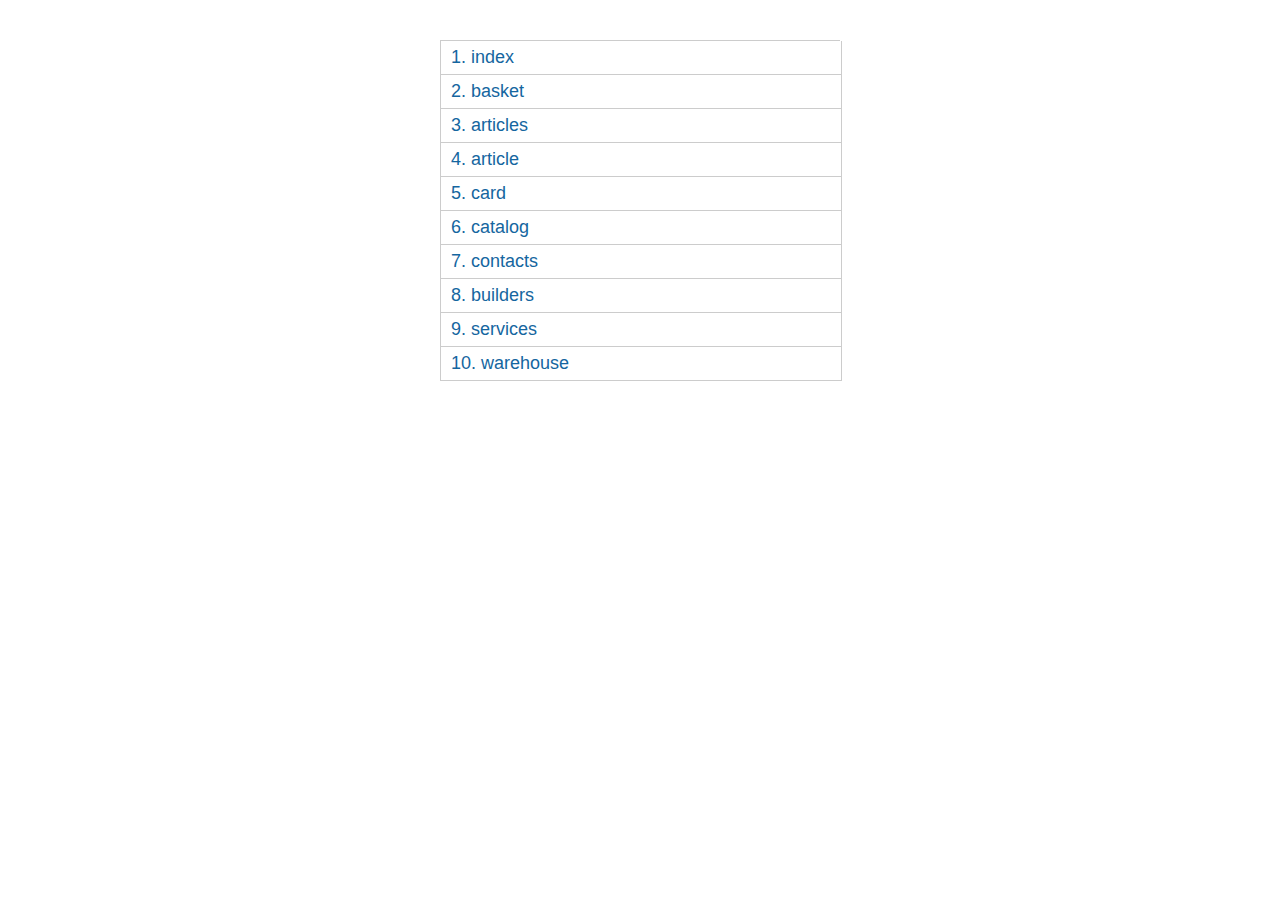
<file: map.html>
<!DOCTYPE html>
<!--[if lt IE 7]><html lang="ru" class="lt-ie9 lt-ie8 lt-ie7"><![endif]-->
<!--[if IE 7]><html lang="ru" class="lt-ie9 lt-ie8"><![endif]-->
<!--[if IE 8]><html lang="ru" class="lt-ie9"><![endif]-->
<!--[if gt IE 8]><!-->
<html lang="ru">
<!--<![endif]-->
<head>
	<meta charset="utf-8" />
	<title>Заголовок</title>
	<meta name="description" content="" />
	<meta http-equiv="X-UA-Compatible" content="IE=edge" />
	<meta name="viewport" content="width=device-width, initial-scale=1.0" />
</head>
<body>

	<div class="wrapper">
		<div class="count_pages">
			<ul> 
				<li><a href="index.html" target="_blanck">index</a></li>
				<li><a href="basket.html" target="_blanck">basket</a></li>
				<li><a href="articles.html" target="_blanck">articles</a></li>
				<li><a href="article.html" target="_blanck">article</a></li>
				<li><a href="card.html" target="_blanck">card</a></li>
				<li><a href="catalog.html" target="_blanck">catalog</a></li>
				<li><a href="contacts.html" target="_blanck">contacts</a></li>
				<li><a href="builders.html" target="_blanck">builders</a></li>
				<li><a href="services.html" target="_blanck">services</a></li>
				<li><a href="warehouse.html" target="_blanck">warehouse</a></li>
			</ul>
		</div> 
	</div>

	<style>
		.count_pages a:before {
			counter-increment: list1;
			content: counter(list1) ". ";
		}
		.count_pages li {
			list-style: none;
			margin-bottom: 0px;
			border: 1px solid #ccc;
			border-top: none;
			width: 100%;
		}
		.count_pages {
			margin: 0;
			width: 400px;
			margin: auto;
			font-family: sans-serif;
			margin-top: 40px;
			max-width: 100%;
			border-top: 1px solid #ccc;
			counter-reset: list1;
			margin-bottom: 40px;
		}
		.count_pages ul {
			margin: 0;
			padding: 0;
		}
		.count_pages a {
			font-size: 18px;
			color: #15669F;
			text-decoration: none;
			display: block;
			padding: 6px 10px;
		}
	</style>
</body>
</html>
</file>
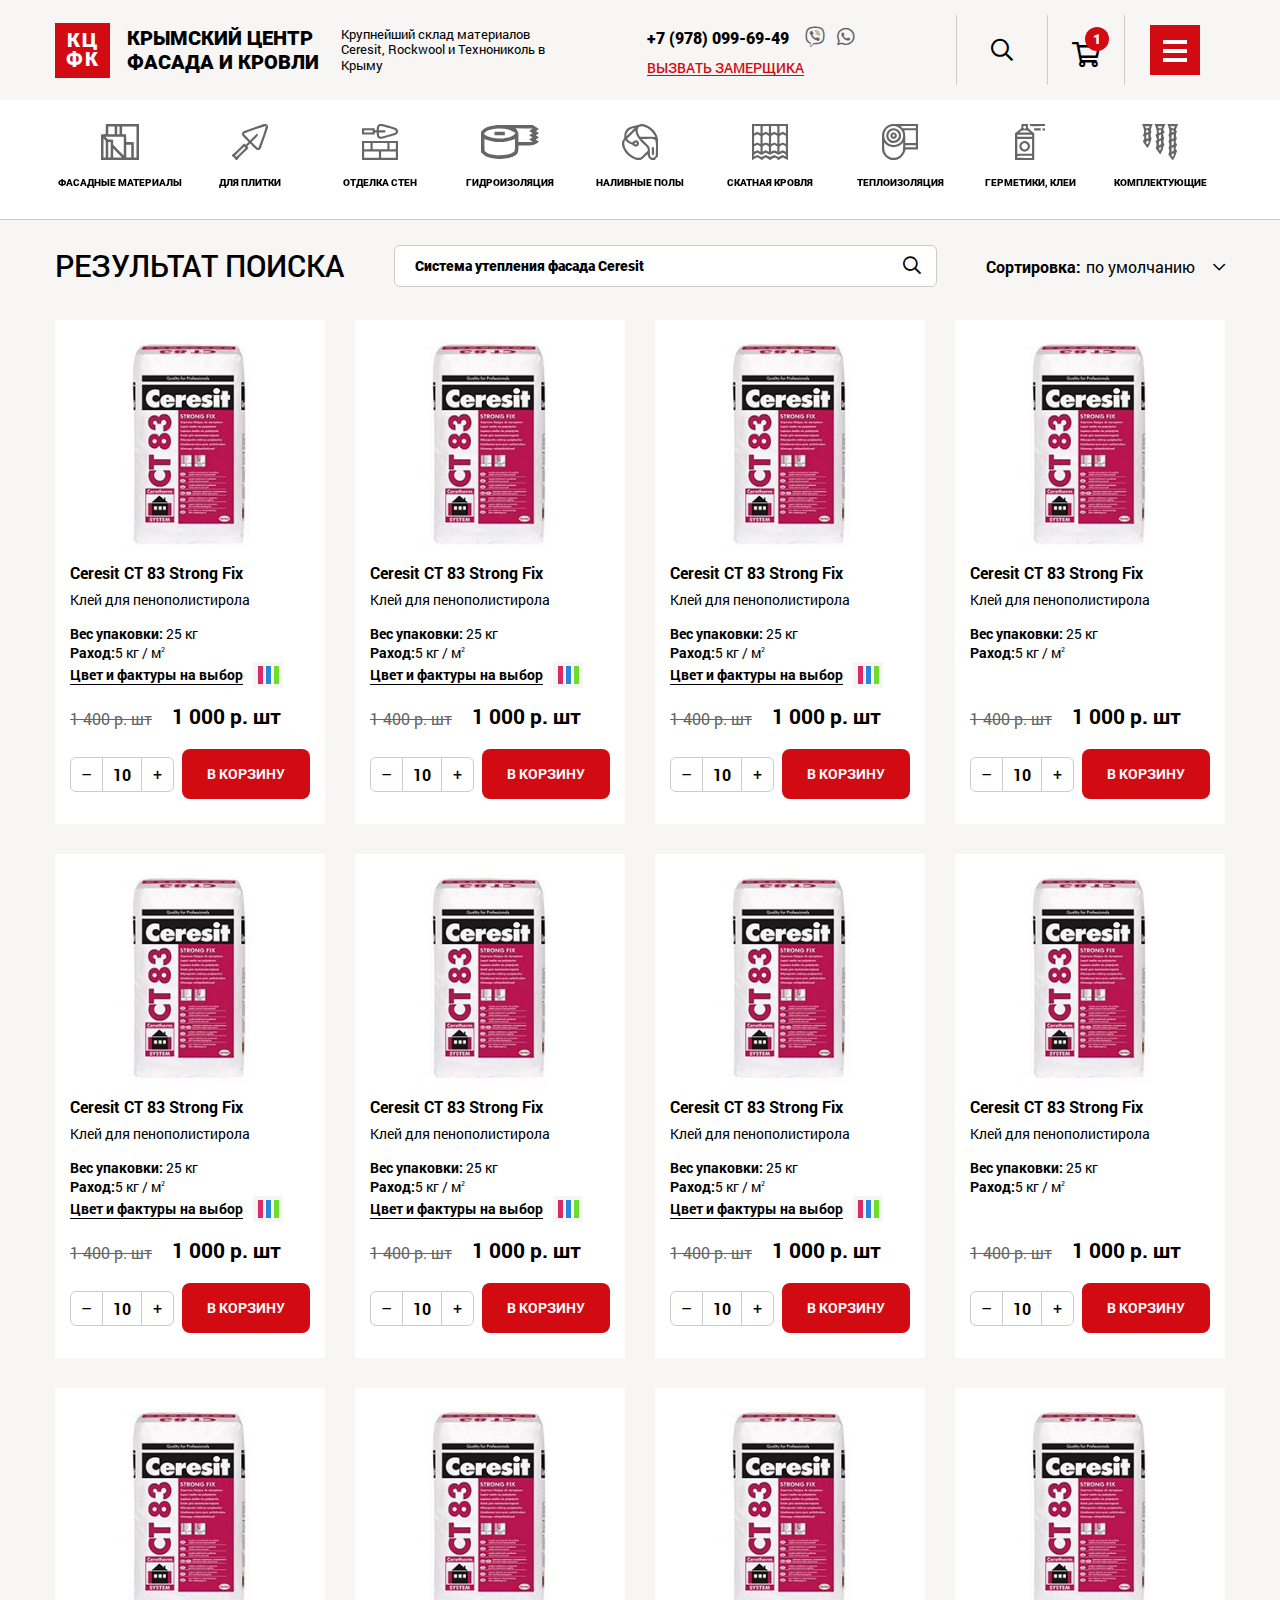
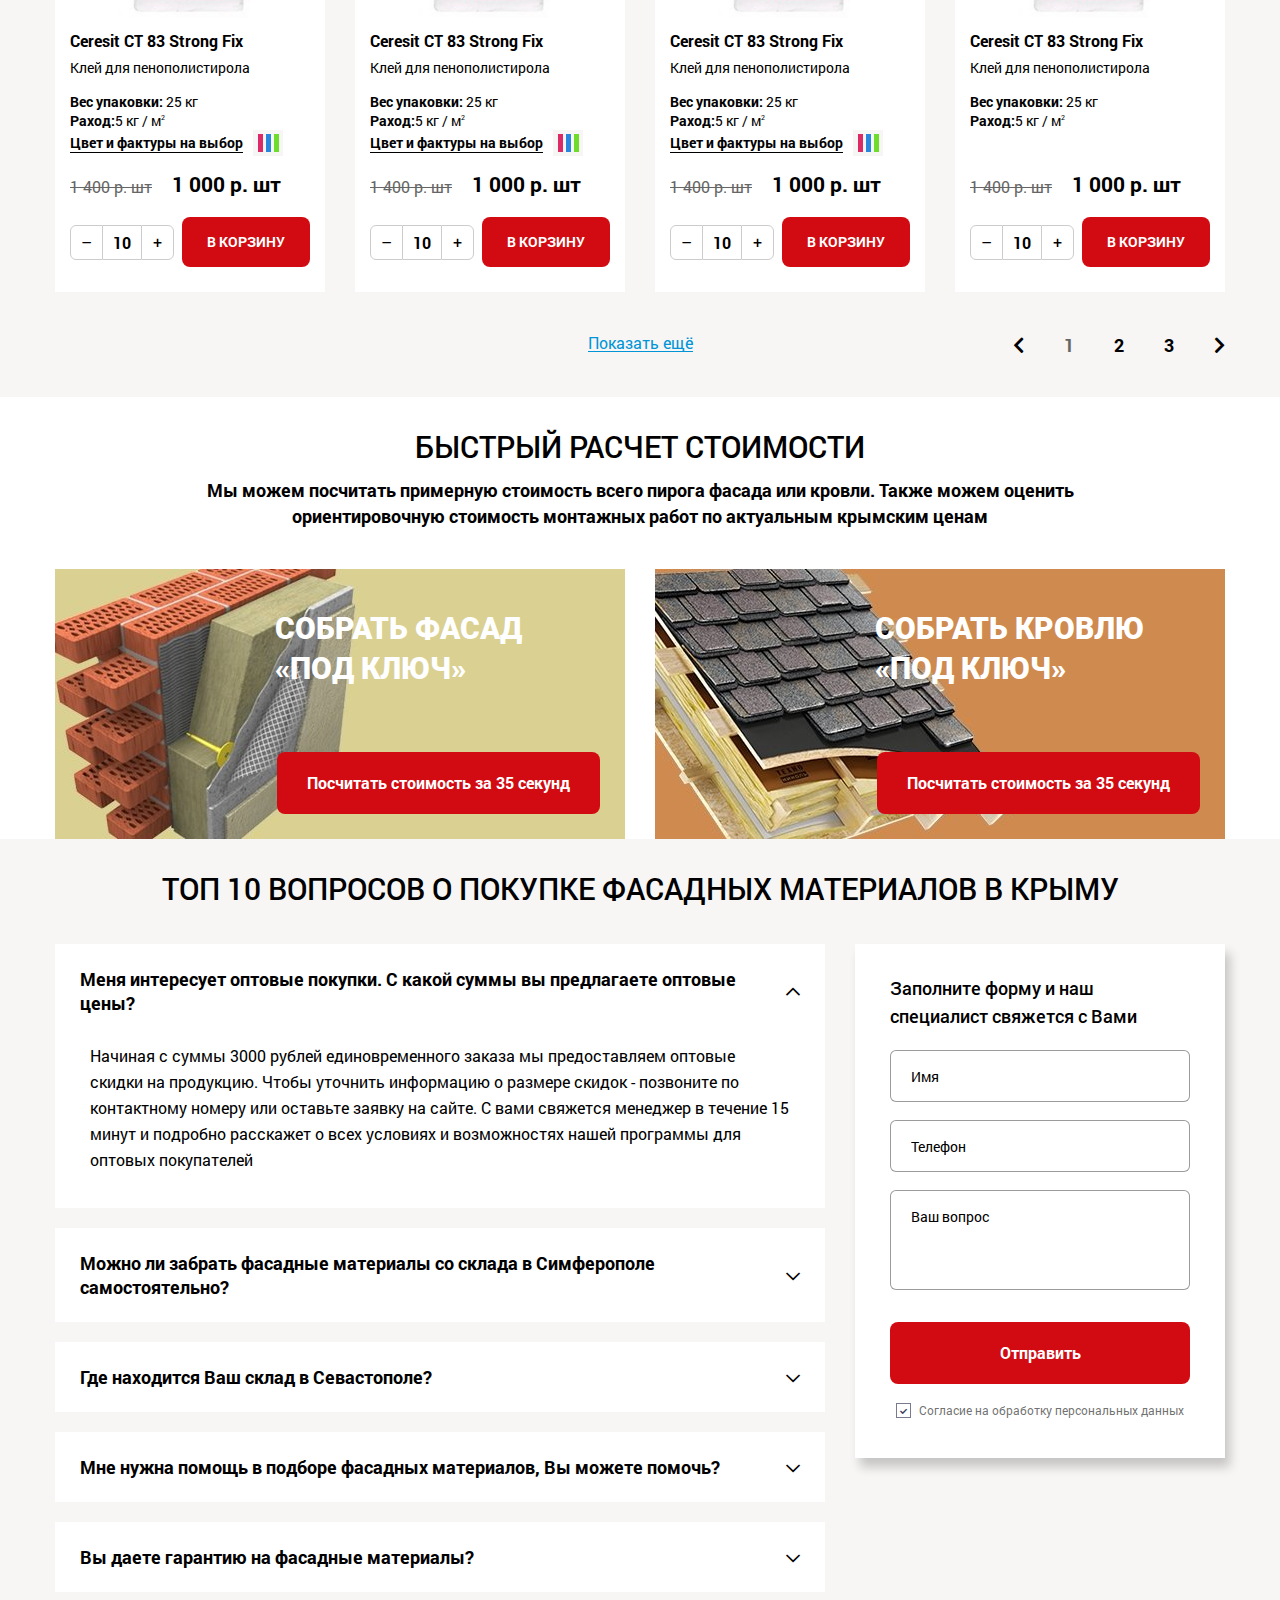
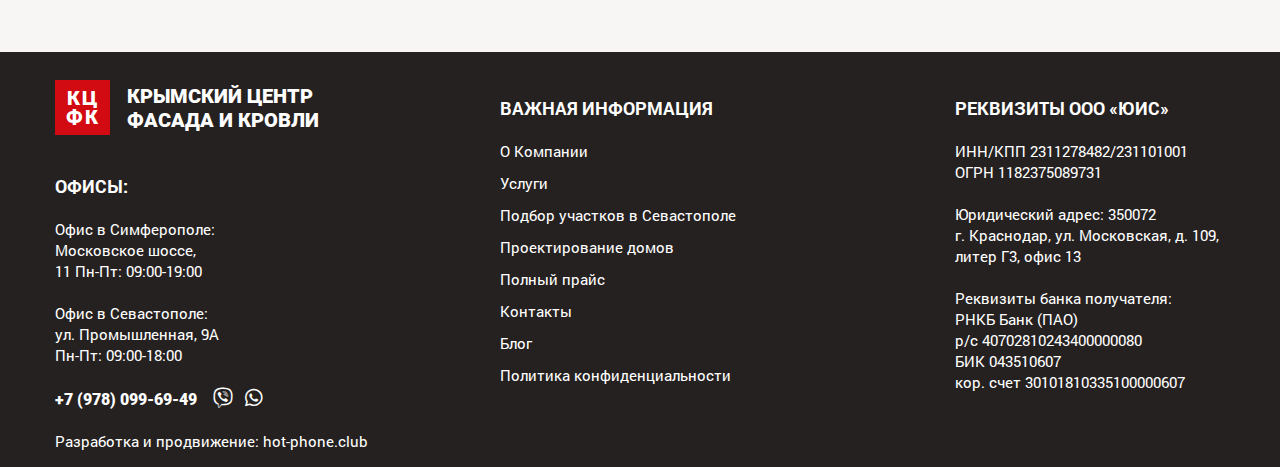
<file: result-search.html>
<!DOCTYPE html>
<!--[if lt IE 7]><html lang="ru" class="lt-ie9 lt-ie8 lt-ie7"><![endif]-->
<!--[if IE 7]><html lang="ru" class="lt-ie9 lt-ie8"><![endif]-->
<!--[if IE 8]><html lang="ru" class="lt-ie9"><![endif]-->
<!--[if gt IE 8]><!-->
<html lang="ru">
<!--<![endif]-->
<head>
	<meta charset="utf-8" />
	<title>Заголовок</title>
	<meta name="description" content="" />
	<meta http-equiv="X-UA-Compatible" content="IE=edge" />
	<meta name="viewport" content="width=device-width, initial-scale=1.0" />
	<link rel="shortcut icon" href="favicon.png" />
	<link rel="stylesheet" href="libs/bootstrap/bootstrap-grid.css" />
	<link rel="stylesheet" href="libs/fontawesome-free-5.12.0-web/css/all.min.css" />
	<link rel="stylesheet" href="libs/fancybox/jquery.fancybox.css" />
	<link rel="stylesheet" href="libs/slick-1.5.9/slick/slick.css" />
	<link rel="stylesheet" href="libs/slick-1.5.9/slick/slick-theme.css" />
	<link rel="stylesheet" href="css/fonts.css" />
	<link rel="stylesheet" href="css/main.css?ver=1.15" />
	<link rel="stylesheet" href="css/media.css?ver=1.15" />
</head>
<body>

	<div class="wrapper">

		<header class="header header_page">
			<div class="container">
				<div class="header__top">
					<div class="logo-wrap">
						<a href="#" class="logo">
							<span class="logo-icon">КЦ ФК</span>
							<span class="logo-name">Крымский центр фасада и кровли</span>
						</a>
						<div class="logo-descr">Крупнейший склад материалов Ceresit, Rockwool и Технониколь в Крыму</div>
					</div>
					<div class="header-location"><strong>Офис в Симферополе:</strong> <strong>Московское шоссе, 11</strong> Пн-Пт: 09:00-19:00</div>
					<div class="header-location"><strong>Офис в Севастополе:</strong> <strong>ул. Промышленная, 9А</strong> Пн-Пт: 09:00-18:00</div>
					<div class="header-contact">
						<a href="tel:+79780996949" class="phone-number"> +7 (978) 099-69-49</a>
						<ul class="list-social">
							<li><a href="#"><i class="fab fa-viber"></i></a></li>
							<li><a href="#"><i class="fab fa-whatsapp"></i></a></li>
						</ul>
						<br>
						<a href="#callback" class="link-page fancybox">Вызвать замерщика</a>
					</div>
					<div class="header__right">
						<div class="header-search">
							<form>
								<div class="header-search__line">
									<div class="item-form">
										<input type="text" placeholder="Поиск..." required="required">
									</div>
									<button class="btn-search"><i class="far fa-search"></i></button>
								</div>
							</form>
							<div class="btn-search-fake"><i class="far fa-search"></i><i class="fal fa-times"></i></div>
						</div>
						<a href="#" class="btn-basket"><i class="far fa-shopping-cart"></i><span class="btn-basket__value">1</span></a>
						<span class="btn_nav btn_nav_menu">
							<span class="sandwich">
								<span class="sw-topper"></span>
								<span class="sw-bottom"></span>
								<span class="sw-footer"></span>
							</span>
						</span>
					</div>
				</div>
			</div>
			<div class="header__bottom">
				<div class="container">
					<ul class="header-categories">
						<li>
							<a href="#">
								<span class="header-categories__icon"><img src="img/menu_1.svg" alt="alt"></span>
								<span class="header-categories__name">Фасадные материалы</span>
							</a>
						</li>
						<li>
							<a href="#">
								<span class="header-categories__icon"><img src="img/menu_2.svg" alt="alt"></span>
								<span class="header-categories__name">Для плитки</span>
							</a>
						</li>
						<li>
							<a href="#">
								<span class="header-categories__icon"><img src="img/menu_3.svg" alt="alt"></span>
								<span class="header-categories__name">Отделка стен</span>
							</a>
						</li>
						<li>
							<a href="#">
								<span class="header-categories__icon"><img src="img/menu_4.svg" alt="alt"></span>
								<span class="header-categories__name">Гидроизоляция</span>
							</a>
						</li>
						<li>
							<a href="#">
								<span class="header-categories__icon"><img src="img/menu_5.svg" alt="alt"></span>
								<span class="header-categories__name">Наливные полы</span>
							</a>
						</li>
						<li>
							<a href="#">
								<span class="header-categories__icon"><img src="img/menu_6.svg" alt="alt"></span>
								<span class="header-categories__name">Скатная кровля</span>
							</a>
						</li>
						<li>
							<a href="#">
								<span class="header-categories__icon"><img src="img/menu_7.svg" alt="alt"></span>
								<span class="header-categories__name">Теплоизоляция</span>
							</a>
						</li>
						<li>
							<a href="#">
								<span class="header-categories__icon"><img src="img/menu_8.svg" alt="alt"></span>
								<span class="header-categories__name">Герметики, клеи</span>
							</a>
						</li>
						<li>
							<a href="#">
								<span class="header-categories__icon"><img src="img/menu_9.svg" alt="alt"></span>
								<span class="header-categories__name">Комплектующие</span>
							</a>
						</li>
					</ul>
				</div>
			</div>
			<div class="header__fixed default">
				<div class="container">
					<div class="header__wrap">
						<a href="#" class="logo">
							<span class="logo-icon">КЦ ФК</span>
							<span class="logo-name">Крымский центр фасада и кровли</span>
						</a>
						<ul class="menu">
							<li><a href="#">О складе</a></li>
							<li><a href="#">Каталог товаров</a></li>
							<li><a href="#">Услуги</a></li>
							<li><a href="#">Проверенные подрядчики</a></li>
							<li><a href="#">Инструкции</a></li>
							<li><a href="#">Контакты</a></li>
						</ul>
						<a href="tel:+79780996949" class="phone-number"> <i class="fas fa-phone-alt"></i> +7 (978) 099-69-49</a>
						<ul class="list-social">
							<li><a href="#"><i class="fab fa-viber"></i></a></li>
							<li><a href="#"><i class="fab fa-whatsapp"></i></a></li>
						</ul>
						<a href="#callback" class="link-page fancybox"><i class="far fa-phone-alt"></i>Вызвать замерщика</a>
						<div class="header-search">
							<form>
								<div class="header-search__line">
									<div class="item-form">
										<input type="text" placeholder="Поиск..." required="required">
									</div>
									<button class="btn-search"><i class="far fa-search"></i></button>
								</div>
							</form>
							<div class="btn-search-fake"><i class="far fa-search"></i><i class="fal fa-times"></i></div>
						</div>
						<a href="#" class="btn-basket"><i class="far fa-shopping-cart"></i><span class="btn-basket__value">1</span></a>
						<span class="btn_nav btn_nav_menu">
							<span class="sandwich">
								<span class="sw-topper"></span>
								<span class="sw-bottom"></span>
								<span class="sw-footer"></span>
							</span>
						</span>
					</div>
				</div>
			</div>
			<div class="wrap-menu">
				<div class="container">
					<ul class="menu">
						<li><a href="#">О складе</a></li>
						<li><a href="#">Каталог товаров</a></li>
						<li><a href="#">Услуги</a></li>
						<li><a href="#">Проверенные подрядчики</a></li>
						<li><a href="#">Инструкции и рекомендации</a></li>
						<li><a href="#">Контакты</a></li>
					</ul>
				</div>
			</div>
		</header>

		<div class="result-search">
			<div class="container">
				<div class="result-search__header">
					<div class="title-section title-section_left">результат поиска</div>
					<form>
						<div class="search-page">
							<div class="item-form">
								<input type="text" placeholder="Система утепления фасада Ceresit" required="required">
							</div>
							<button class="btn-search-page"><i class="far fa-search"></i></button>
						</div>
					</form>
					<div class="sort-select">
						<p>Сортировка: </p>
						<select>
							<option value="1">по умолчанию</option>
							<option value="1">по умолчанию 1</option>
							<option value="1">по умолчанию 2</option>
						</select>
					</div>
				</div>
				<div class="row row_products">
					<div class="col-lg-3 col-6">
						<div class="item-product">
							<a href="#" class="item-product__link"></a>
							<div class="item-product__image">
								<img src="img/product1.jpg" alt="alt">
							</div>
							<div class="item-product__name">Ceresit СТ 83 Strong Fix</div>
							<div class="item-product__descr">Клей для пенополистирола</div>
							<div class="item-product__center">
								<div class="item-product__feature"><strong>Вес упаковки:</strong> 25 кг</div>
								<div class="item-product__feature"><strong>Раход:</strong>5 кг / м<sup>2</sup></div>
								<div class="color-product">
									<a href="#">Цвет и фактуры на выбор</a>
									<div class="icon-color"></div>
								</div>
							</div>
							<div class="item-product-prices">
								<div class="item-product__oldprice">1 400 р. шт</div>
								<div class="item-product__price">1 000 р. шт</div>
							</div>
							<div class="item-product__bottom">
								<div class="quantity">
									<div class="quantity-button quantity-down">–</div>
									<input type="number" min="1" step="1" value="10">
									<div class="quantity-button quantity-up">+</div>
								</div>
								<a href="#" class="btn-main">В корзину</a>
							</div>
						</div>
					</div>
					<div class="col-lg-3 col-6">
						<div class="item-product">
							<a href="#" class="item-product__link"></a>
							<div class="item-product__image">
								<img src="img/product1.jpg" alt="alt">
							</div>
							<div class="item-product__name">Ceresit СТ 83 Strong Fix</div>
							<div class="item-product__descr">Клей для пенополистирола</div>
							<div class="item-product__center">
								<div class="item-product__feature"><strong>Вес упаковки:</strong> 25 кг</div>
								<div class="item-product__feature"><strong>Раход:</strong>5 кг / м<sup>2</sup></div>
								<div class="color-product">
									<a href="#">Цвет и фактуры на выбор</a>
									<div class="icon-color"></div>
								</div>
							</div>
							<div class="item-product-prices">
								<div class="item-product__oldprice">1 400 р. шт</div>
								<div class="item-product__price">1 000 р. шт</div>
							</div>
							<div class="item-product__bottom">
								<div class="quantity">
									<div class="quantity-button quantity-down">–</div>
									<input type="number" min="1" step="1" value="10">
									<div class="quantity-button quantity-up">+</div>
								</div>
								<a href="#" class="btn-main">В корзину</a>
							</div>
						</div>
					</div>
					<div class="col-lg-3 col-6">
						<div class="item-product">
							<a href="#" class="item-product__link"></a>
							<div class="item-product__image">
								<img src="img/product1.jpg" alt="alt">
							</div>
							<div class="item-product__name">Ceresit СТ 83 Strong Fix</div>
							<div class="item-product__descr">Клей для пенополистирола</div>
							<div class="item-product__center">
								<div class="item-product__feature"><strong>Вес упаковки:</strong> 25 кг</div>
								<div class="item-product__feature"><strong>Раход:</strong>5 кг / м<sup>2</sup></div>
								<div class="color-product">
									<a href="#">Цвет и фактуры на выбор</a>
									<div class="icon-color"></div>
								</div>
							</div>
							<div class="item-product-prices">
								<div class="item-product__oldprice">1 400 р. шт</div>
								<div class="item-product__price">1 000 р. шт</div>
							</div>
							<div class="item-product__bottom">
								<div class="quantity">
									<div class="quantity-button quantity-down">–</div>
									<input type="number" min="1" step="1" value="10">
									<div class="quantity-button quantity-up">+</div>
								</div>
								<a href="#" class="btn-main">В корзину</a>
							</div>
						</div>
					</div>
					<div class="col-lg-3 col-6">
						<div class="item-product">
							<a href="#" class="item-product__link"></a>
							<div class="item-product__image">
								<img src="img/product1.jpg" alt="alt">
							</div>
							<div class="item-product__name">Ceresit СТ 83 Strong Fix</div>
							<div class="item-product__descr">Клей для пенополистирола</div>
							<div class="item-product__center">
								<div class="item-product__feature"><strong>Вес упаковки:</strong> 25 кг</div>
								<div class="item-product__feature"><strong>Раход:</strong>5 кг / м<sup>2</sup></div>
							</div>
							<div class="item-product-prices">
								<div class="item-product__oldprice">1 400 р. шт</div>
								<div class="item-product__price">1 000 р. шт</div>
							</div>
							<div class="item-product__bottom">
								<div class="quantity">
									<div class="quantity-button quantity-down">–</div>
									<input type="number" min="1" step="1" value="10">
									<div class="quantity-button quantity-up">+</div>
								</div>
								<a href="#" class="btn-main">В корзину</a>
							</div>
						</div>
					</div>
					<div class="col-lg-3 col-6">
						<div class="item-product">
							<a href="#" class="item-product__link"></a>
							<div class="item-product__image">
								<img src="img/product1.jpg" alt="alt">
							</div>
							<div class="item-product__name">Ceresit СТ 83 Strong Fix</div>
							<div class="item-product__descr">Клей для пенополистирола</div>
							<div class="item-product__center">
								<div class="item-product__feature"><strong>Вес упаковки:</strong> 25 кг</div>
								<div class="item-product__feature"><strong>Раход:</strong>5 кг / м<sup>2</sup></div>
								<div class="color-product">
									<a href="#">Цвет и фактуры на выбор</a>
									<div class="icon-color"></div>
								</div>
							</div>
							<div class="item-product-prices">
								<div class="item-product__oldprice">1 400 р. шт</div>
								<div class="item-product__price">1 000 р. шт</div>
							</div>
							<div class="item-product__bottom">
								<div class="quantity">
									<div class="quantity-button quantity-down">–</div>
									<input type="number" min="1" step="1" value="10">
									<div class="quantity-button quantity-up">+</div>
								</div>
								<a href="#" class="btn-main">В корзину</a>
							</div>
						</div>
					</div>
					<div class="col-lg-3 col-6">
						<div class="item-product">
							<a href="#" class="item-product__link"></a>
							<div class="item-product__image">
								<img src="img/product1.jpg" alt="alt">
							</div>
							<div class="item-product__name">Ceresit СТ 83 Strong Fix</div>
							<div class="item-product__descr">Клей для пенополистирола</div>
							<div class="item-product__center">
								<div class="item-product__feature"><strong>Вес упаковки:</strong> 25 кг</div>
								<div class="item-product__feature"><strong>Раход:</strong>5 кг / м<sup>2</sup></div>
								<div class="color-product">
									<a href="#">Цвет и фактуры на выбор</a>
									<div class="icon-color"></div>
								</div>
							</div>
							<div class="item-product-prices">
								<div class="item-product__oldprice">1 400 р. шт</div>
								<div class="item-product__price">1 000 р. шт</div>
							</div>
							<div class="item-product__bottom">
								<div class="quantity">
									<div class="quantity-button quantity-down">–</div>
									<input type="number" min="1" step="1" value="10">
									<div class="quantity-button quantity-up">+</div>
								</div>
								<a href="#" class="btn-main">В корзину</a>
							</div>
						</div>
					</div>
					<div class="col-lg-3 col-6">
						<div class="item-product">
							<a href="#" class="item-product__link"></a>
							<div class="item-product__image">
								<img src="img/product1.jpg" alt="alt">
							</div>
							<div class="item-product__name">Ceresit СТ 83 Strong Fix</div>
							<div class="item-product__descr">Клей для пенополистирола</div>
							<div class="item-product__center">
								<div class="item-product__feature"><strong>Вес упаковки:</strong> 25 кг</div>
								<div class="item-product__feature"><strong>Раход:</strong>5 кг / м<sup>2</sup></div>
								<div class="color-product">
									<a href="#">Цвет и фактуры на выбор</a>
									<div class="icon-color"></div>
								</div>
							</div>
							<div class="item-product-prices">
								<div class="item-product__oldprice">1 400 р. шт</div>
								<div class="item-product__price">1 000 р. шт</div>
							</div>
							<div class="item-product__bottom">
								<div class="quantity">
									<div class="quantity-button quantity-down">–</div>
									<input type="number" min="1" step="1" value="10">
									<div class="quantity-button quantity-up">+</div>
								</div>
								<a href="#" class="btn-main">В корзину</a>
							</div>
						</div>
					</div>
					<div class="col-lg-3 col-6">
						<div class="item-product">
							<a href="#" class="item-product__link"></a>
							<div class="item-product__image">
								<img src="img/product1.jpg" alt="alt">
							</div>
							<div class="item-product__name">Ceresit СТ 83 Strong Fix</div>
							<div class="item-product__descr">Клей для пенополистирола</div>
							<div class="item-product__center">
								<div class="item-product__feature"><strong>Вес упаковки:</strong> 25 кг</div>
								<div class="item-product__feature"><strong>Раход:</strong>5 кг / м<sup>2</sup></div>
							</div>
							<div class="item-product-prices">
								<div class="item-product__oldprice">1 400 р. шт</div>
								<div class="item-product__price">1 000 р. шт</div>
							</div>
							<div class="item-product__bottom">
								<div class="quantity">
									<div class="quantity-button quantity-down">–</div>
									<input type="number" min="1" step="1" value="10">
									<div class="quantity-button quantity-up">+</div>
								</div>
								<a href="#" class="btn-main">В корзину</a>
							</div>
						</div>
					</div>
					<div class="col-lg-3 col-6">
						<div class="item-product">
							<a href="#" class="item-product__link"></a>
							<div class="item-product__image">
								<img src="img/product1.jpg" alt="alt">
							</div>
							<div class="item-product__name">Ceresit СТ 83 Strong Fix</div>
							<div class="item-product__descr">Клей для пенополистирола</div>
							<div class="item-product__center">
								<div class="item-product__feature"><strong>Вес упаковки:</strong> 25 кг</div>
								<div class="item-product__feature"><strong>Раход:</strong>5 кг / м<sup>2</sup></div>
								<div class="color-product">
									<a href="#">Цвет и фактуры на выбор</a>
									<div class="icon-color"></div>
								</div>
							</div>
							<div class="item-product-prices">
								<div class="item-product__oldprice">1 400 р. шт</div>
								<div class="item-product__price">1 000 р. шт</div>
							</div>
							<div class="item-product__bottom">
								<div class="quantity">
									<div class="quantity-button quantity-down">–</div>
									<input type="number" min="1" step="1" value="10">
									<div class="quantity-button quantity-up">+</div>
								</div>
								<a href="#" class="btn-main">В корзину</a>
							</div>
						</div>
					</div>
					<div class="col-lg-3 col-6">
						<div class="item-product">
							<a href="#" class="item-product__link"></a>
							<div class="item-product__image">
								<img src="img/product1.jpg" alt="alt">
							</div>
							<div class="item-product__name">Ceresit СТ 83 Strong Fix</div>
							<div class="item-product__descr">Клей для пенополистирола</div>
							<div class="item-product__center">
								<div class="item-product__feature"><strong>Вес упаковки:</strong> 25 кг</div>
								<div class="item-product__feature"><strong>Раход:</strong>5 кг / м<sup>2</sup></div>
								<div class="color-product">
									<a href="#">Цвет и фактуры на выбор</a>
									<div class="icon-color"></div>
								</div>
							</div>
							<div class="item-product-prices">
								<div class="item-product__oldprice">1 400 р. шт</div>
								<div class="item-product__price">1 000 р. шт</div>
							</div>
							<div class="item-product__bottom">
								<div class="quantity">
									<div class="quantity-button quantity-down">–</div>
									<input type="number" min="1" step="1" value="10">
									<div class="quantity-button quantity-up">+</div>
								</div>
								<a href="#" class="btn-main">В корзину</a>
							</div>
						</div>
					</div>
					<div class="col-lg-3 col-6">
						<div class="item-product">
							<a href="#" class="item-product__link"></a>
							<div class="item-product__image">
								<img src="img/product1.jpg" alt="alt">
							</div>
							<div class="item-product__name">Ceresit СТ 83 Strong Fix</div>
							<div class="item-product__descr">Клей для пенополистирола</div>
							<div class="item-product__center">
								<div class="item-product__feature"><strong>Вес упаковки:</strong> 25 кг</div>
								<div class="item-product__feature"><strong>Раход:</strong>5 кг / м<sup>2</sup></div>
								<div class="color-product">
									<a href="#">Цвет и фактуры на выбор</a>
									<div class="icon-color"></div>
								</div>
							</div>
							<div class="item-product-prices">
								<div class="item-product__oldprice">1 400 р. шт</div>
								<div class="item-product__price">1 000 р. шт</div>
							</div>
							<div class="item-product__bottom">
								<div class="quantity">
									<div class="quantity-button quantity-down">–</div>
									<input type="number" min="1" step="1" value="10">
									<div class="quantity-button quantity-up">+</div>
								</div>
								<a href="#" class="btn-main">В корзину</a>
							</div>
						</div>
					</div>
					<div class="col-lg-3 col-6">
						<div class="item-product">
							<a href="#" class="item-product__link"></a>
							<div class="item-product__image">
								<img src="img/product1.jpg" alt="alt">
							</div>
							<div class="item-product__name">Ceresit СТ 83 Strong Fix</div>
							<div class="item-product__descr">Клей для пенополистирола</div>
							<div class="item-product__center">
								<div class="item-product__feature"><strong>Вес упаковки:</strong> 25 кг</div>
								<div class="item-product__feature"><strong>Раход:</strong>5 кг / м<sup>2</sup></div>
							</div>
							<div class="item-product-prices">
								<div class="item-product__oldprice">1 400 р. шт</div>
								<div class="item-product__price">1 000 р. шт</div>
							</div>
							<div class="item-product__bottom">
								<div class="quantity">
									<div class="quantity-button quantity-down">–</div>
									<input type="number" min="1" step="1" value="10">
									<div class="quantity-button quantity-up">+</div>
								</div>
								<a href="#" class="btn-main">В корзину</a>
							</div>
						</div>
					</div>
				</div>
				<div class="bottom-articles">
					<a href="#" class="link-main">Показать ещё</a>
				</div>
				<div class="pagination">
					<ul>
						<li class="pagination__arrow"><a href="#"><i class="fas fa-chevron-left"></i></a></li>
						<li class="active"><a href="#">1</a></li>
						<li><a href="#">2</a></li>
						<li><a href="#">3</a></li>
						<li class="pagination__arrow"><a href="#"><i class="fas fa-chevron-right"></i></a></li>
					</ul>
				</div>
			</div>
		</div>

		<div class="quick-calculation">
			<div class="container">
				<div class="title-section">Быстрый расчет стоимости</div>
				<div class="descr-section"> Мы можем посчитать примерную стоимость всего пирога фасада или кровли. Также можем оценить ориентировочную стоимость монтажных работ по актуальным крымским ценам</div>
				<div class="row row_calculation">
					<div class="col-lg-6">
						<div class="item-calculation item-calculation_1">
							<div class="item-calculation__title">Собрать фасад «под ключ»</div>
							<a href="#" class="btn-main">Посчитать стоимость за 35 секунд</a>
						</div>
					</div>
					<div class="col-lg-6">
						<div class="item-calculation item-calculation_2">
							<div class="item-calculation__title">Собрать кровлю «под ключ»</div>
							<a href="#" class="btn-main">Посчитать стоимость за 35 секунд</a>
						</div>
					</div>
				</div>
			</div>
		</div>

		<div class="questions">
			<div class="container">
				<div class="title-section">Топ 10 вопросов о покупке фасадных материалов в Крыму</div>
				<div class="row">
					<div class="col-lg-8">
						<div class="question-block">
							<div class="question active">
								<div class="question__name">Меня интересует оптовые покупки. С какой суммы вы предлагаете оптовые цены? <div class="question__btn"><i class="far fa-chevron-down"></i></div></div>
								<div class="question__answer" style="display: block;">
									<p>Начиная с суммы 3000 рублей единовременного заказа мы предоставляем оптовые скидки на продукцию. Чтобы уточнить информацию о размере скидок - позвоните по контактному номеру или оставьте заявку на сайте. С вами свяжется менеджер в течение 15 минут и подробно расскажет о всех условиях и возможностях нашей программы для оптовых покупателей</p>
								</div>
							</div>
							<div class="question">
								<div class="question__name">Можно ли забрать фасадные материалы со склада в Симферополе самостоятельно? <div class="question__btn"><i class="far fa-chevron-down"></i></div></div>
								<div class="question__answer">
									<p>Начиная с суммы 3000 рублей единовременного заказа мы предоставляем оптовые скидки на продукцию. Чтобы уточнить информацию о размере скидок - позвоните по контактному номеру или оставьте заявку на сайте. С вами свяжется менеджер в течение 15 минут и подробно расскажет о всех условиях и возможностях нашей программы для оптовых покупателей</p>
								</div>
							</div>
							<div class="question">
								<div class="question__name">Где находится Ваш склад в Севастополе? <div class="question__btn"><i class="far fa-chevron-down"></i></div></div>
								<div class="question__answer">
									<p>Начиная с суммы 3000 рублей единовременного заказа мы предоставляем оптовые скидки на продукцию. Чтобы уточнить информацию о размере скидок - позвоните по контактному номеру или оставьте заявку на сайте. С вами свяжется менеджер в течение 15 минут и подробно расскажет о всех условиях и возможностях нашей программы для оптовых покупателей</p>
								</div>
							</div>
							<div class="question">
								<div class="question__name">Мне нужна помощь в подборе фасадных материалов, Вы можете помочь? <div class="question__btn"><i class="far fa-chevron-down"></i></div></div>
								<div class="question__answer">
									<p>Начиная с суммы 3000 рублей единовременного заказа мы предоставляем оптовые скидки на продукцию. Чтобы уточнить информацию о размере скидок - позвоните по контактному номеру или оставьте заявку на сайте. С вами свяжется менеджер в течение 15 минут и подробно расскажет о всех условиях и возможностях нашей программы для оптовых покупателей</p>
								</div>
							</div>
							<div class="question">
								<div class="question__name">Вы даете гарантию на фасадные материалы? <div class="question__btn"><i class="far fa-chevron-down"></i></div></div>
								<div class="question__answer">
									<p>Начиная с суммы 3000 рублей единовременного заказа мы предоставляем оптовые скидки на продукцию. Чтобы уточнить информацию о размере скидок - позвоните по контактному номеру или оставьте заявку на сайте. С вами свяжется менеджер в течение 15 минут и подробно расскажет о всех условиях и возможностях нашей программы для оптовых покупателей</p>
								</div>
							</div>
						</div>
					</div>
					<div class="col-lg-4">
						<div class="block-form">
							<div class="block-form__title">Заполните форму и наш специалист свяжется с Вами</div>
							<form>
								<div class="item-form">
									<input type="text" placeholder="Имя" required="required">
								</div>
								<div class="item-form">
									<input type="text" placeholder="Телефон" class="input-phone" required="required">
								</div>
								<div class="item-form">
									<textarea placeholder="Ваш вопрос"></textarea>
								</div>
								<button class="btn-main" type="submit">Отправить</button>
								<div class="checkbox-wrap">
									<div class="checkbox">
										<label>
											<input type="checkbox" required="required" checked="checked" />
											<span>Согласие на обработку персональных данных</span>
										</label>
									</div>
								</div>
							</form>
						</div>
					</div>
				</div>
			</div>
		</div>

		<footer class="footer">
			<div class="container">
				<div class="row">
					<div class="col-lg-4 col-6">
						<a href="#" class="logo">
							<span class="logo-icon">КЦ ФК</span>
							<span class="logo-name">Крымский центр фасада и кровли</span>
						</a>
						<div class="footer__title">Офисы:</div>
						<p>Офис в Симферополе:</p>
						<p>Московское шоссе,</p>
						<p>11 Пн-Пт: 09:00-19:00</p>
						<br>
						<p>Офис в Севастополе:</p>
						<p>ул. Промышленная, 9А</p>
						<p>Пн-Пт: 09:00-18:00</p>
						<br>
						<a href="tel:+79780996949" class="phone-number">+7 (978) 099-69-49</a>
						<ul class="list-social">
							<li><a href="#"><i class="fab fa-viber"></i></a></li>
							<li><a href="#"><i class="fab fa-whatsapp"></i></a></li>
						</ul>
						<br>
						<br>
						<p>Разработка и продвижение: <a href="#">hot-phone.club</a></p>
					</div>
					<div class="col-lg-5 col-6 col_footer">
						<div class="footer__title">Важная информация</div>
						<ul class="nav-footer">
							<li><a href="#">О Компании</a></li>
							<li><a href="#">Услуги</a></li>
							<li><a href="#">Подбор участков в Севастополе</a></li>
							<li><a href="#">Проектирование домов</a></li>
							<li><a href="#">Полный прайс</a></li>
							<li><a href="#">Контакты</a></li>
							<li><a href="#">Блог</a></li>
							<li><a href="#">Политика конфиденциальности</a></li>
						</ul>
					</div>
					<div class="col-lg-3 col-md-6 col_footer">
						<div class="footer__title">Реквизиты ООО «ЮИС»</div>
						<p>ИНН/КПП 2311278482/231101001</p>
						<p>ОГРН 1182375089731</p>
						<br>
						<p> Юридический адрес: 350072</p>
						<p>г. Краснодар, ул. Московская, д. 109,</p>
						<p>литер Г3, офис 13</p>
						<br>
						<p>Реквизиты банка получателя:</p>
						<p>РНКБ Банк (ПАО)</p>
						<p>р/с 40702810243400000080</p>
						<p>БИК 043510607 </p>
						<p>кор. счет 30101810335100000607</p>
					</div>
				</div>
			</div>
		</footer>
		
	</div>

	<div id="callback" class="modal-block">
		<div class="modal-wrap">
			<div class="block-form">
				<div class="title-section">Вызвать замерщика</div>
				<form>
					<div class="item-form">
						<input type="text" placeholder="Имя" required="required">
					</div>
					<div class="item-form">
						<input type="text" placeholder="Телефон" class="input-phone" required="required">
					</div>
					<button class="btn-main" type="submit">Отправить</button>
					<div class="checkbox-wrap">
						<div class="checkbox">
							<label>
								<input type="checkbox" required="required" checked="checked" />
								<span>Согласие на обработку персональных данных</span>
							</label>
						</div>
					</div>
				</form>
			</div>
		</div>
	</div>

	<!--[if lt IE 9]>
	<script src="libs/html5shiv/es5-shim.min.js"></script>
	<script src="libs/html5shiv/html5shiv.min.js"></script>
	<script src="libs/html5shiv/html5shiv-printshiv.min.js"></script>
	<script src="libs/respond/respond.min.js"></script>
<![endif]-->
<script src="libs/jquery/jquery-1.11.1.min.js"></script>
<script src="libs/jquery-mousewheel/jquery.mousewheel.min.js"></script>
<script src="libs/fancybox/jquery.fancybox.pack.js"></script>
<script src="libs/slick-1.5.9/slick/slick.min.js"></script>
<script src="libs/mask/jquery.maskedinput.js"></script>
<script src="libs/scroll2id/PageScroll2id.min.js"></script>
<script src="libs/jQueryFormStyler-master/jquery.formstyler.min.js"></script>
<script src="js/common.js?ver=1.15"></script>
<!-- Yandex.Metrika counter --><!-- /Yandex.Metrika counter -->
<!-- Google Analytics counter --><!-- /Google Analytics counter -->
</body>
</html>
</file>
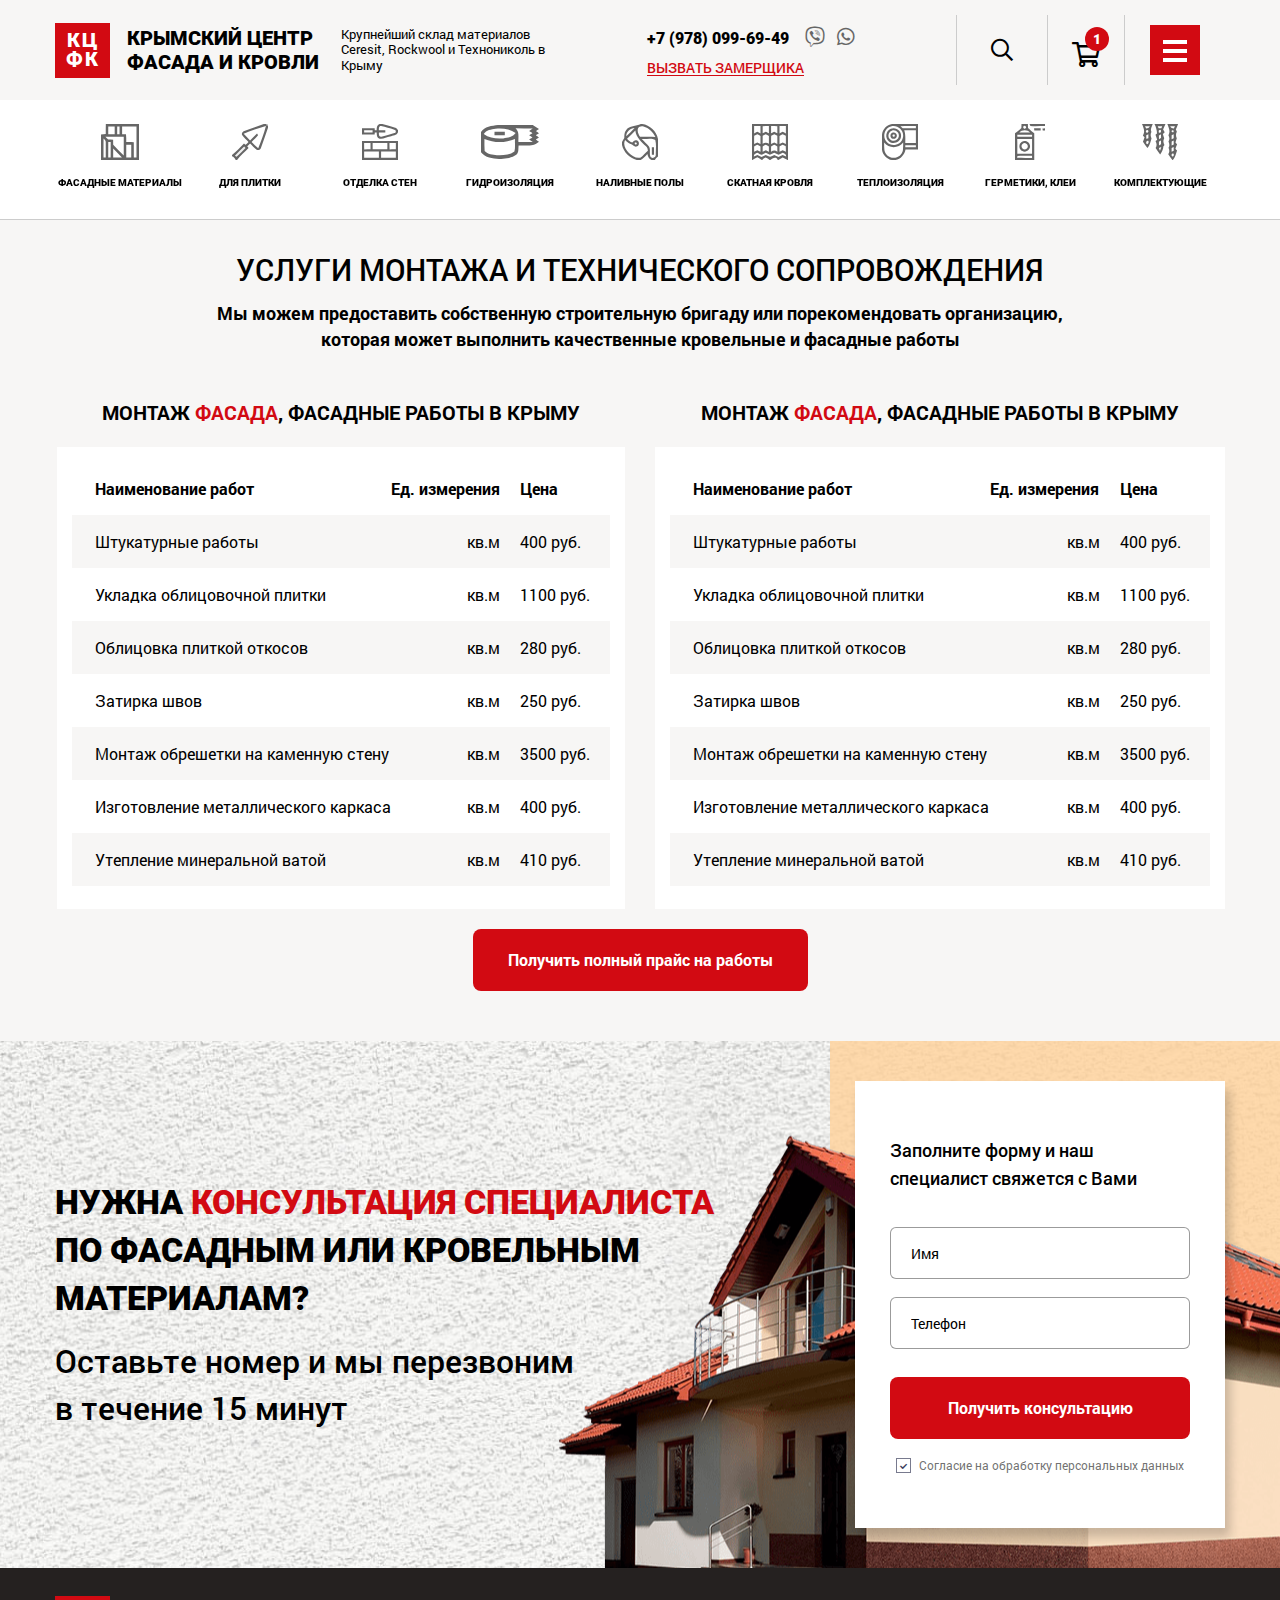
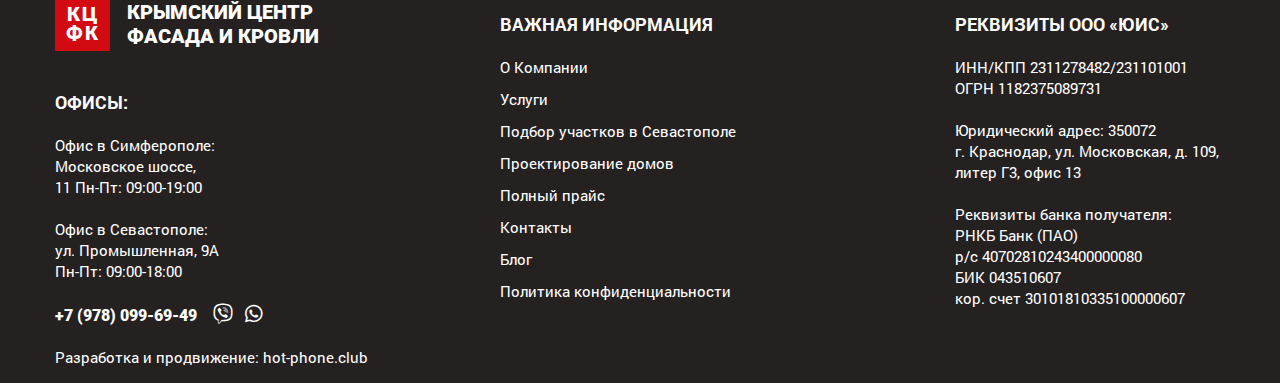
<file: services.html>
<!DOCTYPE html>
<!--[if lt IE 7]><html lang="ru" class="lt-ie9 lt-ie8 lt-ie7"><![endif]-->
<!--[if IE 7]><html lang="ru" class="lt-ie9 lt-ie8"><![endif]-->
<!--[if IE 8]><html lang="ru" class="lt-ie9"><![endif]-->
<!--[if gt IE 8]><!-->
<html lang="ru">
<!--<![endif]-->
<head>
	<meta charset="utf-8" />
	<title>Заголовок</title>
	<meta name="description" content="" />
	<meta http-equiv="X-UA-Compatible" content="IE=edge" />
	<meta name="viewport" content="width=device-width, initial-scale=1.0" />
	<link rel="shortcut icon" href="favicon.png" />
	<link rel="stylesheet" href="libs/bootstrap/bootstrap-grid.css" />
	<link rel="stylesheet" href="libs/fontawesome-free-5.12.0-web/css/all.min.css" />
	<link rel="stylesheet" href="libs/fancybox/jquery.fancybox.css" />
	<link rel="stylesheet" href="libs/slick-1.5.9/slick/slick.css" />
	<link rel="stylesheet" href="libs/slick-1.5.9/slick/slick-theme.css" />
	<link rel="stylesheet" href="css/fonts.css" />
	<link rel="stylesheet" href="css/main.css?ver=1.15" />
	<link rel="stylesheet" href="css/media.css?ver=1.15" />
</head>
<body>

	<div class="wrapper">

		<header class="header header_page">
			<div class="container">
				<div class="header__top">
					<div class="logo-wrap">
						<a href="#" class="logo">
							<span class="logo-icon">КЦ ФК</span>
							<span class="logo-name">Крымский центр фасада и кровли</span>
						</a>
						<div class="logo-descr">Крупнейший склад материалов Ceresit, Rockwool и Технониколь в Крыму</div>
					</div>
					<div class="header-location"><strong>Офис в Симферополе:</strong> <strong>Московское шоссе, 11</strong> Пн-Пт: 09:00-19:00</div>
					<div class="header-location"><strong>Офис в Севастополе:</strong> <strong>ул. Промышленная, 9А</strong> Пн-Пт: 09:00-18:00</div>
					<div class="header-contact">
						<a href="tel:+79780996949" class="phone-number"> +7 (978) 099-69-49</a>
						<ul class="list-social">
							<li><a href="#"><i class="fab fa-viber"></i></a></li>
							<li><a href="#"><i class="fab fa-whatsapp"></i></a></li>
						</ul>
						<br>
						<a href="#callback" class="link-page fancybox">Вызвать замерщика</a>
					</div>
					<div class="header__right">
						<div class="header-search">
							<form>
								<div class="header-search__line">
									<div class="item-form">
										<input type="text" placeholder="Поиск..." required="required">
									</div>
									<button class="btn-search"><i class="far fa-search"></i></button>
								</div>
							</form>
							<div class="btn-search-fake"><i class="far fa-search"></i><i class="fal fa-times"></i></div>
						</div>
						<a href="#" class="btn-basket"><i class="far fa-shopping-cart"></i><span class="btn-basket__value">1</span></a>
						<span class="btn_nav btn_nav_menu">
							<span class="sandwich">
								<span class="sw-topper"></span>
								<span class="sw-bottom"></span>
								<span class="sw-footer"></span>
							</span>
						</span>
					</div>
				</div>
			</div>
			<div class="header__bottom">
				<div class="container">
					<ul class="header-categories">
						<li>
							<a href="#">
								<span class="header-categories__icon"><img src="img/menu_1.svg" alt="alt"></span>
								<span class="header-categories__name">Фасадные материалы</span>
							</a>
						</li>
						<li>
							<a href="#">
								<span class="header-categories__icon"><img src="img/menu_2.svg" alt="alt"></span>
								<span class="header-categories__name">Для плитки</span>
							</a>
						</li>
						<li>
							<a href="#">
								<span class="header-categories__icon"><img src="img/menu_3.svg" alt="alt"></span>
								<span class="header-categories__name">Отделка стен</span>
							</a>
						</li>
						<li>
							<a href="#">
								<span class="header-categories__icon"><img src="img/menu_4.svg" alt="alt"></span>
								<span class="header-categories__name">Гидроизоляция</span>
							</a>
						</li>
						<li>
							<a href="#">
								<span class="header-categories__icon"><img src="img/menu_5.svg" alt="alt"></span>
								<span class="header-categories__name">Наливные полы</span>
							</a>
						</li>
						<li>
							<a href="#">
								<span class="header-categories__icon"><img src="img/menu_6.svg" alt="alt"></span>
								<span class="header-categories__name">Скатная кровля</span>
							</a>
						</li>
						<li>
							<a href="#">
								<span class="header-categories__icon"><img src="img/menu_7.svg" alt="alt"></span>
								<span class="header-categories__name">Теплоизоляция</span>
							</a>
						</li>
						<li>
							<a href="#">
								<span class="header-categories__icon"><img src="img/menu_8.svg" alt="alt"></span>
								<span class="header-categories__name">Герметики, клеи</span>
							</a>
						</li>
						<li>
							<a href="#">
								<span class="header-categories__icon"><img src="img/menu_9.svg" alt="alt"></span>
								<span class="header-categories__name">Комплектующие</span>
							</a>
						</li>
					</ul>
				</div>
			</div>
			<div class="header__fixed default">
				<div class="container">
					<div class="header__wrap">
						<a href="#" class="logo">
							<span class="logo-icon">КЦ ФК</span>
							<span class="logo-name">Крымский центр фасада и кровли</span>
						</a>
						<ul class="menu">
							<li><a href="#">О складе</a></li>
							<li><a href="#">Каталог товаров</a></li>
							<li><a href="#">Услуги</a></li>
							<li><a href="#">Проверенные подрядчики</a></li>
							<li><a href="#">Инструкции</a></li>
							<li><a href="#">Контакты</a></li>
						</ul>
						<a href="tel:+79780996949" class="phone-number"> <i class="fas fa-phone-alt"></i> +7 (978) 099-69-49</a>
						<ul class="list-social">
							<li><a href="#"><i class="fab fa-viber"></i></a></li>
							<li><a href="#"><i class="fab fa-whatsapp"></i></a></li>
						</ul>
						<a href="#callback" class="link-page fancybox"><i class="far fa-phone-alt"></i>Вызвать замерщика</a>
						<div class="header-search">
							<form>
								<div class="header-search__line">
									<div class="item-form">
										<input type="text" placeholder="Поиск..." required="required">
									</div>
									<button class="btn-search"><i class="far fa-search"></i></button>
								</div>
							</form>
							<div class="btn-search-fake"><i class="far fa-search"></i><i class="fal fa-times"></i></div>
						</div>
						<a href="#" class="btn-basket"><i class="far fa-shopping-cart"></i><span class="btn-basket__value">1</span></a>
						<span class="btn_nav btn_nav_menu">
							<span class="sandwich">
								<span class="sw-topper"></span>
								<span class="sw-bottom"></span>
								<span class="sw-footer"></span>
							</span>
						</span>
					</div>
				</div>
			</div>
			<div class="wrap-menu">
				<div class="container">
					<ul class="menu">
						<li><a href="#">О складе</a></li>
						<li><a href="#">Каталог товаров</a></li>
						<li><a href="#">Услуги</a></li>
						<li><a href="#">Проверенные подрядчики</a></li>
						<li><a href="#">Инструкции и рекомендации</a></li>
						<li><a href="#">Контакты</a></li>
					</ul>
				</div>
			</div>
		</header>

		<div class="prices prices_page">
			<div class="container">
				<div class="title-section">Услуги монтажа и технического сопровождения</div>
				<div class="descr-section">Мы можем предоставить собственную строительную бригаду или порекомендовать организацию, которая может выполнить качественные кровельные и фасадные работы</div>
				<div class="row">
					<div class="col-lg-6 f-right">
						<div class="prices-table-wrap">
							<div class="title-block">Монтаж <span>фасада</span>, фасадные работы в Крыму</div>
							<div class="table-wrap">
								<table>
									<thead>
										<tr>
											<td>Наименование работ</td>
											<td>Ед. измерения</td>
											<td>Цена</td>
										</tr>
									</thead>
									<tbody>
										<tr>
											<td>Штукатурные работы </td>
											<td>кв.м </td>
											<td>400 руб.</td>
										</tr>
										<tr>
											<td>Укладка облицовочной плитки</td>
											<td>кв.м </td>
											<td>1100 руб.</td>
										</tr>
										<tr>
											<td>Облицовка плиткой откосов </td>
											<td>кв.м </td>
											<td>280 руб.</td>
										</tr>
										<tr>
											<td>Затирка швов</td>
											<td>кв.м </td>
											<td>250 руб.</td>
										</tr>
										<tr>
											<td>Монтаж обрешетки на каменную стену</td>
											<td>кв.м </td>
											<td>3500 руб.</td>
										</tr>
										<tr>
											<td>Изготовление металлического каркаса</td>
											<td>кв.м </td>
											<td>400 руб.</td>
										</tr>
										<tr>
											<td>Утепление минеральной ватой</td>
											<td>кв.м </td>
											<td>410 руб.</td>
										</tr>
									</tbody>
								</table>
							</div>
						</div>
					</div>
					<div class="col-lg-6">
						<div class="prices-table-wrap">
							<div class="title-block">Монтаж <span>фасада</span>, фасадные работы в Крыму</div>
							<div class="table-wrap">
								<table>
									<thead>
										<tr>
											<td>Наименование работ</td>
											<td>Ед. измерения</td>
											<td>Цена</td>
										</tr>
									</thead>
									<tbody>
										<tr>
											<td>Штукатурные работы </td>
											<td>кв.м </td>
											<td>400 руб.</td>
										</tr>
										<tr>
											<td>Укладка облицовочной плитки</td>
											<td>кв.м </td>
											<td>1100 руб.</td>
										</tr>
										<tr>
											<td>Облицовка плиткой откосов </td>
											<td>кв.м </td>
											<td>280 руб.</td>
										</tr>
										<tr>
											<td>Затирка швов</td>
											<td>кв.м </td>
											<td>250 руб.</td>
										</tr>
										<tr>
											<td>Монтаж обрешетки на каменную стену</td>
											<td>кв.м </td>
											<td>3500 руб.</td>
										</tr>
										<tr>
											<td>Изготовление металлического каркаса</td>
											<td>кв.м </td>
											<td>400 руб.</td>
										</tr>
										<tr>
											<td>Утепление минеральной ватой</td>
											<td>кв.м </td>
											<td>410 руб.</td>
										</tr>
									</tbody>
								</table>
							</div>
						</div>
					</div>
				</div>
				<div class="tables-button">
					<a href="#" class="btn-main">Получить полный прайс на работы</a>
				</div>
			</div>
		</div>

		<div class="consultation">
			<div class="container">
				<div class="row align-items-center">
					<div class="col-xl-8 col-lg-7">
						<div class="consultation__title">Нужна <span>консультация специалиста</span> по фасадным или кровельным материалам?</div>
						<div class="consultation__descr">Оставьте номер и мы перезвоним в течение 15 минут</div>
					</div>
					<div class="col-xl-4 col-lg-5">
						<div class="block-form">
							<div class="block-form__title">Заполните форму и наш специалист свяжется с Вами</div>
							<form>
								<div class="item-form">
									<input type="text" placeholder="Имя" required="required">
								</div>
								<div class="item-form">
									<input type="text" placeholder="Телефон" class="input-phone" required="required">
								</div>
								<button class="btn-main" type="submit">Получить консультацию</button>
								<div class="checkbox-wrap">
									<div class="checkbox">
										<label>
											<input type="checkbox" required="required" checked="checked" />
											<span>Согласие на обработку персональных данных</span>
										</label>
									</div>
								</div>
							</form>
						</div>
					</div>
				</div>
			</div>
		</div>

		<footer class="footer">
			<div class="container">
				<div class="row">
					<div class="col-lg-4 col-6">
						<a href="#" class="logo">
							<span class="logo-icon">КЦ ФК</span>
							<span class="logo-name">Крымский центр фасада и кровли</span>
						</a>
						<div class="footer__title">Офисы:</div>
						<p>Офис в Симферополе:</p>
						<p>Московское шоссе,</p>
						<p>11 Пн-Пт: 09:00-19:00</p>
						<br>
						<p>Офис в Севастополе:</p>
						<p>ул. Промышленная, 9А</p>
						<p>Пн-Пт: 09:00-18:00</p>
						<br>
						<a href="tel:+79780996949" class="phone-number">+7 (978) 099-69-49</a>
						<ul class="list-social">
							<li><a href="#"><i class="fab fa-viber"></i></a></li>
							<li><a href="#"><i class="fab fa-whatsapp"></i></a></li>
						</ul>
						<br>
						<br>
						<p>Разработка и продвижение: <a href="#">hot-phone.club</a></p>
					</div>
					<div class="col-lg-5 col-6 col_footer">
						<div class="footer__title">Важная информация</div>
						<ul class="nav-footer">
							<li><a href="#">О Компании</a></li>
							<li><a href="#">Услуги</a></li>
							<li><a href="#">Подбор участков в Севастополе</a></li>
							<li><a href="#">Проектирование домов</a></li>
							<li><a href="#">Полный прайс</a></li>
							<li><a href="#">Контакты</a></li>
							<li><a href="#">Блог</a></li>
							<li><a href="#">Политика конфиденциальности</a></li>
						</ul>
					</div>
					<div class="col-lg-3 col-md-6 col_footer">
						<div class="footer__title">Реквизиты ООО «ЮИС»</div>
						<p>ИНН/КПП 2311278482/231101001</p>
						<p>ОГРН 1182375089731</p>
						<br>
						<p> Юридический адрес: 350072</p>
						<p>г. Краснодар, ул. Московская, д. 109,</p>
						<p>литер Г3, офис 13</p>
						<br>
						<p>Реквизиты банка получателя:</p>
						<p>РНКБ Банк (ПАО)</p>
						<p>р/с 40702810243400000080</p>
						<p>БИК 043510607 </p>
						<p>кор. счет 30101810335100000607</p>
					</div>
				</div>
			</div>
		</footer>
		
	</div>

	<div id="callback" class="modal-block">
		<div class="modal-wrap">
			<div class="block-form">
				<div class="title-section">Вызвать замерщика</div>
				<form>
					<div class="item-form">
						<input type="text" placeholder="Имя" required="required">
					</div>
					<div class="item-form">
						<input type="text" placeholder="Телефон" class="input-phone" required="required">
					</div>
					<button class="btn-main" type="submit">Отправить</button>
					<div class="checkbox-wrap">
						<div class="checkbox">
							<label>
								<input type="checkbox" required="required" checked="checked" />
								<span>Согласие на обработку персональных данных</span>
							</label>
						</div>
					</div>
				</form>
			</div>
		</div>
	</div>

	<!--[if lt IE 9]>
	<script src="libs/html5shiv/es5-shim.min.js"></script>
	<script src="libs/html5shiv/html5shiv.min.js"></script>
	<script src="libs/html5shiv/html5shiv-printshiv.min.js"></script>
	<script src="libs/respond/respond.min.js"></script>
<![endif]-->
<script src="libs/jquery/jquery-1.11.1.min.js"></script>
<script src="libs/jquery-mousewheel/jquery.mousewheel.min.js"></script>
<script src="libs/fancybox/jquery.fancybox.pack.js"></script>
<script src="libs/slick-1.5.9/slick/slick.min.js"></script>
<script src="libs/mask/jquery.maskedinput.js"></script>
<script src="libs/scroll2id/PageScroll2id.min.js"></script>
<script src="libs/jQueryFormStyler-master/jquery.formstyler.min.js"></script>
<script src="js/common.js?ver=1.15"></script>
<!-- Yandex.Metrika counter --><!-- /Yandex.Metrika counter -->
<!-- Google Analytics counter --><!-- /Google Analytics counter -->
</body>
</html>
</file>
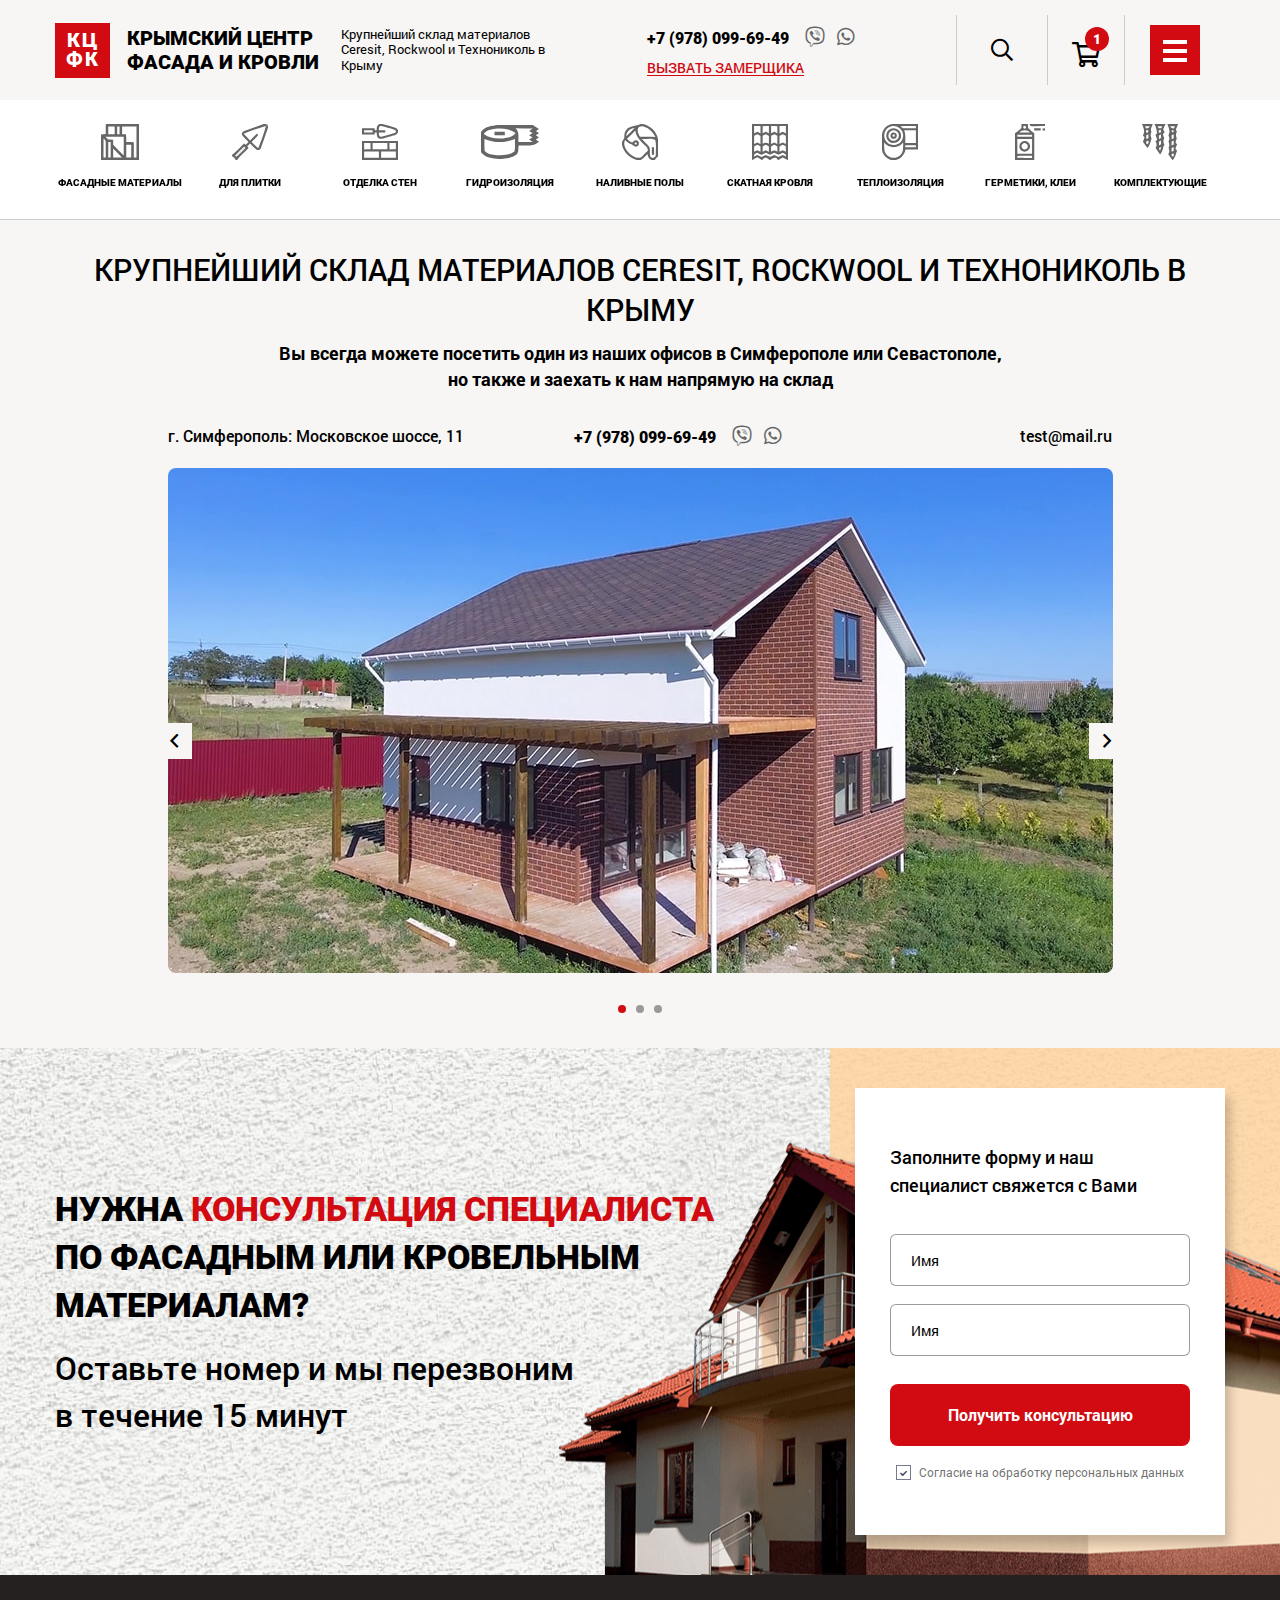
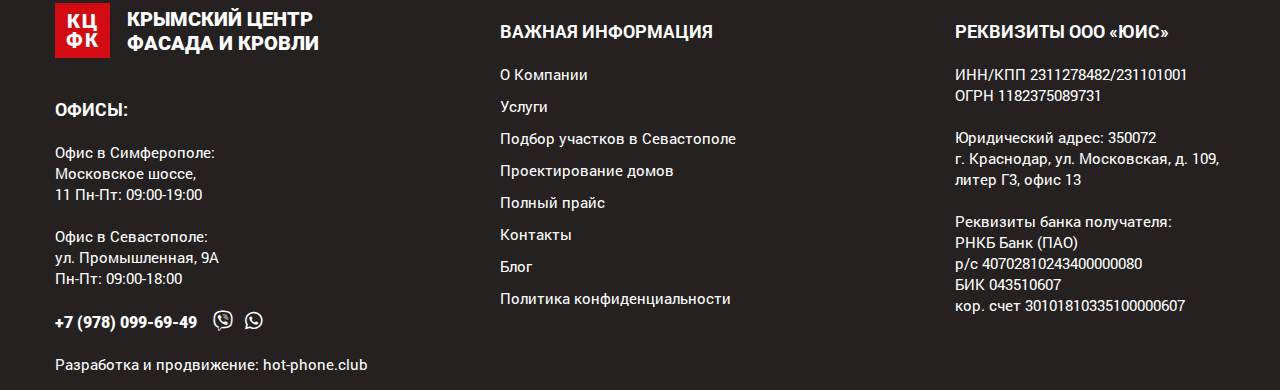
<file: warehouse.html>
<!DOCTYPE html>
<!--[if lt IE 7]><html lang="ru" class="lt-ie9 lt-ie8 lt-ie7"><![endif]-->
<!--[if IE 7]><html lang="ru" class="lt-ie9 lt-ie8"><![endif]-->
<!--[if IE 8]><html lang="ru" class="lt-ie9"><![endif]-->
<!--[if gt IE 8]><!-->
<html lang="ru">
<!--<![endif]-->
<head>
	<meta charset="utf-8" />
	<title>Заголовок</title>
	<meta name="description" content="" />
	<meta http-equiv="X-UA-Compatible" content="IE=edge" />
	<meta name="viewport" content="width=device-width, initial-scale=1.0" />
	<link rel="shortcut icon" href="favicon.png" />
	<link rel="stylesheet" href="libs/bootstrap/bootstrap-grid.css" />
	<link rel="stylesheet" href="libs/fontawesome-free-5.12.0-web/css/all.min.css" />
	<link rel="stylesheet" href="libs/fancybox/jquery.fancybox.css" />
	<link rel="stylesheet" href="libs/slick-1.5.9/slick/slick.css" />
	<link rel="stylesheet" href="libs/slick-1.5.9/slick/slick-theme.css" />
	<link rel="stylesheet" href="css/fonts.css" />
	<link rel="stylesheet" href="css/main.css?ver=1.15" />
	<link rel="stylesheet" href="css/media.css?ver=1.15" />
</head>
<body>

	<div class="wrapper">

		<header class="header header_page">
			<div class="container">
				<div class="header__top">
					<div class="logo-wrap">
						<a href="#" class="logo">
							<span class="logo-icon">КЦ ФК</span>
							<span class="logo-name">Крымский центр фасада и кровли</span>
						</a>
						<div class="logo-descr">Крупнейший склад материалов Ceresit, Rockwool и Технониколь в Крыму</div>
					</div>
					<div class="header-location"><strong>Офис в Симферополе:</strong> <strong>Московское шоссе, 11</strong> Пн-Пт: 09:00-19:00</div>
					<div class="header-location"><strong>Офис в Севастополе:</strong> <strong>ул. Промышленная, 9А</strong> Пн-Пт: 09:00-18:00</div>
					<div class="header-contact">
						<a href="tel:+79780996949" class="phone-number"> +7 (978) 099-69-49</a>
						<ul class="list-social">
							<li><a href="#"><i class="fab fa-viber"></i></a></li>
							<li><a href="#"><i class="fab fa-whatsapp"></i></a></li>
						</ul>
						<br>
						<a href="#callback" class="link-page fancybox">Вызвать замерщика</a>
					</div>
					<div class="header__right">
						<div class="header-search">
							<form>
								<div class="header-search__line">
									<div class="item-form">
										<input type="text" placeholder="Поиск..." required="required">
									</div>
									<button class="btn-search"><i class="far fa-search"></i></button>
								</div>
							</form>
							<div class="btn-search-fake"><i class="far fa-search"></i><i class="fal fa-times"></i></div>
						</div>
						<a href="#" class="btn-basket"><i class="far fa-shopping-cart"></i><span class="btn-basket__value">1</span></a>
						<span class="btn_nav btn_nav_menu">
							<span class="sandwich">
								<span class="sw-topper"></span>
								<span class="sw-bottom"></span>
								<span class="sw-footer"></span>
							</span>
						</span>
					</div>
				</div>
			</div>
			<div class="header__bottom">
				<div class="container">
					<ul class="header-categories">
						<li>
							<a href="#">
								<span class="header-categories__icon"><img src="img/menu_1.svg" alt="alt"></span>
								<span class="header-categories__name">Фасадные материалы</span>
							</a>
						</li>
						<li>
							<a href="#">
								<span class="header-categories__icon"><img src="img/menu_2.svg" alt="alt"></span>
								<span class="header-categories__name">Для плитки</span>
							</a>
						</li>
						<li>
							<a href="#">
								<span class="header-categories__icon"><img src="img/menu_3.svg" alt="alt"></span>
								<span class="header-categories__name">Отделка стен</span>
							</a>
						</li>
						<li>
							<a href="#">
								<span class="header-categories__icon"><img src="img/menu_4.svg" alt="alt"></span>
								<span class="header-categories__name">Гидроизоляция</span>
							</a>
						</li>
						<li>
							<a href="#">
								<span class="header-categories__icon"><img src="img/menu_5.svg" alt="alt"></span>
								<span class="header-categories__name">Наливные полы</span>
							</a>
						</li>
						<li>
							<a href="#">
								<span class="header-categories__icon"><img src="img/menu_6.svg" alt="alt"></span>
								<span class="header-categories__name">Скатная кровля</span>
							</a>
						</li>
						<li>
							<a href="#">
								<span class="header-categories__icon"><img src="img/menu_7.svg" alt="alt"></span>
								<span class="header-categories__name">Теплоизоляция</span>
							</a>
						</li>
						<li>
							<a href="#">
								<span class="header-categories__icon"><img src="img/menu_8.svg" alt="alt"></span>
								<span class="header-categories__name">Герметики, клеи</span>
							</a>
						</li>
						<li>
							<a href="#">
								<span class="header-categories__icon"><img src="img/menu_9.svg" alt="alt"></span>
								<span class="header-categories__name">Комплектующие</span>
							</a>
						</li>
					</ul>
				</div>
			</div>
			<div class="header__fixed default">
				<div class="container">
					<div class="header__wrap">
						<a href="#" class="logo">
							<span class="logo-icon">КЦ ФК</span>
							<span class="logo-name">Крымский центр фасада и кровли</span>
						</a>
						<ul class="menu">
							<li><a href="#">О складе</a></li>
							<li><a href="#">Каталог товаров</a></li>
							<li><a href="#">Услуги</a></li>
							<li><a href="#">Проверенные подрядчики</a></li>
							<li><a href="#">Инструкции</a></li>
							<li><a href="#">Контакты</a></li>
						</ul>
						<a href="tel:+79780996949" class="phone-number"> <i class="fas fa-phone-alt"></i> +7 (978) 099-69-49</a>
						<ul class="list-social">
							<li><a href="#"><i class="fab fa-viber"></i></a></li>
							<li><a href="#"><i class="fab fa-whatsapp"></i></a></li>
						</ul>
						<a href="#callback" class="link-page fancybox"><i class="far fa-phone-alt"></i>Вызвать замерщика</a>
						<div class="header-search">
							<form>
								<div class="header-search__line">
									<div class="item-form">
										<input type="text" placeholder="Поиск..." required="required">
									</div>
									<button class="btn-search"><i class="far fa-search"></i></button>
								</div>
							</form>
							<div class="btn-search-fake"><i class="far fa-search"></i><i class="fal fa-times"></i></div>
						</div>
						<a href="#" class="btn-basket"><i class="far fa-shopping-cart"></i><span class="btn-basket__value">1</span></a>
						<span class="btn_nav btn_nav_menu">
							<span class="sandwich">
								<span class="sw-topper"></span>
								<span class="sw-bottom"></span>
								<span class="sw-footer"></span>
							</span>
						</span>
					</div>
				</div>
			</div>
			<div class="wrap-menu">
				<div class="container">
					<ul class="menu">
						<li><a href="#">О складе</a></li>
						<li><a href="#">Каталог товаров</a></li>
						<li><a href="#">Услуги</a></li>
						<li><a href="#">Проверенные подрядчики</a></li>
						<li><a href="#">Инструкции и рекомендации</a></li>
						<li><a href="#">Контакты</a></li>
					</ul>
				</div>
			</div>
		</header>

		<div class="warehouse">
			<div class="container">
				<div class="title-section">Крупнейший склад материалов Ceresit, Rockwool и Технониколь в Крыму</div>
				<div class="descr-section">Вы всегда можете посетить один из наших офисов в Симферополе или Севастополе, <br>но также и заехать к нам напрямую на склад</div>
				<div class="warehouse-block">
					<div class="row row_top">
						<div class="col-lg-5">
							<p>г. Симферополь: Московское шоссе, 11</p>
						</div>
						<div class="col-lg-4">
							<a href="tel:+79780996949" class="phone-number"> +7 (978) 099-69-49</a>
							<ul class="list-social">
								<li><a href="#"><i class="fab fa-viber"></i></a></li>
								<li><a href="#"><i class="fab fa-whatsapp"></i></a></li>
							</ul>
						</div>
						<div class="col-lg-3 align_righ">
							<p><a href="mailto:test@mail.ru">test@mail.ru</a></p>
						</div>
					</div>
					<ul class="slider-warehouse">
						<li>
							<div class="slider-warehouse__item">
								<img src="img/portfolio1.jpg" alt="alt">
							</div>
						</li>
						<li>
							<div class="slider-warehouse__item">
								<img src="img/portfolio1.jpg" alt="alt">
							</div>
						</li>
						<li>
							<div class="slider-warehouse__item">
								<img src="img/portfolio1.jpg" alt="alt">
							</div>
						</li>
					</ul>
				</div>
			</div>
		</div>

		<div class="consultation">
			<div class="container">
				<div class="row align-items-center">
					<div class="col-xl-8 col-lg-7">
						<div class="consultation__title">Нужна <span>консультация специалиста</span> по фасадным или кровельным материалам?</div>
						<div class="consultation__descr">Оставьте номер и мы перезвоним в течение 15 минут</div>
					</div>
					<div class="col-xl-4 col-lg-5">
						<div class="block-form">
							<div class="block-form__title">Заполните форму и наш специалист свяжется с Вами</div>
							<form>
								<div class="item-form">
									<input type="text" placeholder="Имя" required="required">
								</div>
								<div class="item-form">
									<input type="text" placeholder="Имя" required="required">
								</div>
								<button class="btn-main" type="submit">Получить консультацию</button>
								<div class="checkbox-wrap">
									<div class="checkbox">
										<label>
											<input type="checkbox" required="required" checked="checked" />
											<span>Согласие на обработку персональных данных</span>
										</label>
									</div>
								</div>
							</form>
						</div>
					</div>
				</div>
			</div>
		</div>

		<footer class="footer">
			<div class="container">
				<div class="row">
					<div class="col-lg-4 col-6">
						<a href="#" class="logo">
							<span class="logo-icon">КЦ ФК</span>
							<span class="logo-name">Крымский центр фасада и кровли</span>
						</a>
						<div class="footer__title">Офисы:</div>
						<p>Офис в Симферополе:</p>
						<p>Московское шоссе,</p>
						<p>11 Пн-Пт: 09:00-19:00</p>
						<br>
						<p>Офис в Севастополе:</p>
						<p>ул. Промышленная, 9А</p>
						<p>Пн-Пт: 09:00-18:00</p>
						<br>
						<a href="tel:+79780996949" class="phone-number">+7 (978) 099-69-49</a>
						<ul class="list-social">
							<li><a href="#"><i class="fab fa-viber"></i></a></li>
							<li><a href="#"><i class="fab fa-whatsapp"></i></a></li>
						</ul>
						<br>
						<br>
						<p>Разработка и продвижение: <a href="#">hot-phone.club</a></p>
					</div>
					<div class="col-lg-5 col-6 col_footer">
						<div class="footer__title">Важная информация</div>
						<ul class="nav-footer">
							<li><a href="#">О Компании</a></li>
							<li><a href="#">Услуги</a></li>
							<li><a href="#">Подбор участков в Севастополе</a></li>
							<li><a href="#">Проектирование домов</a></li>
							<li><a href="#">Полный прайс</a></li>
							<li><a href="#">Контакты</a></li>
							<li><a href="#">Блог</a></li>
							<li><a href="#">Политика конфиденциальности</a></li>
						</ul>
					</div>
					<div class="col-lg-3 col-md-6 col_footer">
						<div class="footer__title">Реквизиты ООО «ЮИС»</div>
						<p>ИНН/КПП 2311278482/231101001</p>
						<p>ОГРН 1182375089731</p>
						<br>
						<p> Юридический адрес: 350072</p>
						<p>г. Краснодар, ул. Московская, д. 109,</p>
						<p>литер Г3, офис 13</p>
						<br>
						<p>Реквизиты банка получателя:</p>
						<p>РНКБ Банк (ПАО)</p>
						<p>р/с 40702810243400000080</p>
						<p>БИК 043510607 </p>
						<p>кор. счет 30101810335100000607</p>
					</div>
				</div>
			</div>
		</footer>
		
	</div>

	<div id="callback" class="modal-block">
		<div class="modal-wrap">
			<div class="block-form">
				<div class="title-section">Вызвать замерщика</div>
				<form>
					<div class="item-form">
						<input type="text" placeholder="Имя" required="required">
					</div>
					<div class="item-form">
						<input type="text" placeholder="Телефон" class="input-phone" required="required">
					</div>
					<button class="btn-main" type="submit">Отправить</button>
					<div class="checkbox-wrap">
						<div class="checkbox">
							<label>
								<input type="checkbox" required="required" checked="checked" />
								<span>Согласие на обработку персональных данных</span>
							</label>
						</div>
					</div>
				</form>
			</div>
		</div>
	</div>

	<!--[if lt IE 9]>
	<script src="libs/html5shiv/es5-shim.min.js"></script>
	<script src="libs/html5shiv/html5shiv.min.js"></script>
	<script src="libs/html5shiv/html5shiv-printshiv.min.js"></script>
	<script src="libs/respond/respond.min.js"></script>
<![endif]-->
<script src="libs/jquery/jquery-1.11.1.min.js"></script>
<script src="libs/jquery-mousewheel/jquery.mousewheel.min.js"></script>
<script src="libs/fancybox/jquery.fancybox.pack.js"></script>
<script src="libs/slick-1.5.9/slick/slick.min.js"></script>
<script src="libs/mask/jquery.maskedinput.js"></script>
<script src="libs/scroll2id/PageScroll2id.min.js"></script>
<script src="libs/jQueryFormStyler-master/jquery.formstyler.min.js"></script>
<script src="js/common.js?ver=1.15"></script>
<!-- Yandex.Metrika counter --><!-- /Yandex.Metrika counter -->
<!-- Google Analytics counter --><!-- /Google Analytics counter -->
</body>
</html>
</file>
<file: css/fonts.css>
/* font-family: "RobotoRegular"; */
@font-face {
	font-family: "Roboto";
	src: url("../fonts/RobotoRegular/RobotoRegular.eot");
	src: url("../fonts/RobotoRegular/RobotoRegular.eot?#iefix")format("embedded-opentype"),
	url("../fonts/RobotoRegular/RobotoRegular.woff") format("woff"),
	url("../fonts/RobotoRegular/RobotoRegular.ttf") format("truetype");
	font-style: normal;
	font-weight: normal;
}
/* font-family: "RobotoLight"; */
@font-face {
	font-family: "Roboto";
	src: url("../fonts/RobotoLight/RobotoLight.eot");
	src: url("../fonts/RobotoLight/RobotoLight.eot?#iefix")format("embedded-opentype"),
	url("../fonts/RobotoLight/RobotoLight.woff") format("woff"),
	url("../fonts/RobotoLight/RobotoLight.ttf") format("truetype");
	font-style: normal;
	font-weight: 300;
}
/* font-family: "RobotoMedium"; */
@font-face {
	font-family: "Roboto";
	src: url("../fonts/RobotoMedium/RobotoMedium.eot");
	src: url("../fonts/RobotoMedium/RobotoMedium.eot?#iefix")format("embedded-opentype"),
	url("../fonts/RobotoMedium/RobotoMedium.woff") format("woff"),
	url("../fonts/RobotoMedium/RobotoMedium.ttf") format("truetype");
	font-style: normal;
	font-weight: 500;
}
/* font-family: "RobotoBold"; */
@font-face {
	font-family: "Roboto";
	src: url("../fonts/RobotoBold/RobotoBold.eot");
	src: url("../fonts/RobotoBold/RobotoBold.eot?#iefix")format("embedded-opentype"),
	url("../fonts/RobotoBold/RobotoBold.woff") format("woff"),
	url("../fonts/RobotoBold/RobotoBold.ttf") format("truetype");
	font-style: normal;
	font-weight: 700;
}
@font-face {
font-family: "Roboto";
src: url('../fonts/Roboto-Black.eot');
src: url('../fonts/Roboto-Black.eot?#iefix') format('embedded-opentype'),
url('../fonts/Roboto-Black.woff') format('woff'),
url('../fonts/Roboto-Black.ttf') format('truetype');
font-weight: 900;
font-style: normal;
}
</file>
<file: css/main.css>
*::-webkit-input-placeholder {
	color: #000;
	opacity: 1;
}
*:-moz-placeholder {
	color: #000;
	opacity: 1;
}
*::-moz-placeholder {
	color: #000;
	opacity: 1;
}
*:-ms-input-placeholder {
	color: #000;
	opacity: 1;
}

body input:focus:required:invalid,
body textarea:focus:required:invalid {
	
}
body input:required:valid,
body textarea:required:valid {
	
}
body {
	font-family: "Roboto";
	font-size: 16px;
	overflow-x: hidden;
	margin: 0;
	color: #000;
}
button {
	cursor: pointer;
}
h1,h2,h3,h4,h5,h6 {
	padding: 0;
	margin: 0;
	font-weight: normal;
}
.wrapper {
	overflow: hidden;
}
a {
	text-decoration: none;
	outline: none;
}
* {
	outline: none !important;
}
ul {
	padding: 0;
	margin: 0;
}
ul li {
	list-style-type: none;
	outline: none;
}
img {
	outline: none;
	display: block;
}
p {
	padding: 0;
	margin: 0;
}
.container {
	max-width: 1490px;
}
.logo-icon {
	font-size: 20px;
	width: 55px;
	height: 55px;
	background-color: #d20a12;
	line-height: 19px;
	font-weight: 900;
	text-transform: uppercase;
	letter-spacing: 0.075em;
	color: #fff;
	display: flex;
	align-items: center;
	justify-content: center;
	text-align: center;
}
.logo-name {
	font-size: 22px;
	line-height: 1.2;
	font-weight: 900;
	margin-left: 17px;
	text-transform: uppercase;
	color: #000000;
	max-width: 210px;
}
.logo {
	display: inline-flex;
	align-items: center;
}
.header__top {
	padding: 14px 0;
}
.logo-descr {
	font-size: 13px;
	line-height: 1.2;
	margin-left: 22px;
	max-width: 205px;
	color: #000000;
}
.logo-wrap {
	display: inline-flex;
	align-items: center;
}
.header-location {
	font-size: 15px;
	line-height: 21px;
	color: #000000;
}
.header-location strong {
	font-weight: 500;
	display: block;
}
.header {
	background-color: #f7f6f5;
}
.header__top {
	display: flex;
	align-items: center;
	justify-content: space-between;
}
.phone-number {
	font-size: 18px;
	line-height: 1.2;
	font-weight: 900;
	text-transform: uppercase;
	color: #000000;
	display: inline-block;
	transition: all 0.3s;
}
.list-social {
	display: inline-flex;
	align-items: center;
}
.list-social li {
	margin-left: 12px;
}
.list-social li a {
	font-size: 20px;
	color: #666;
	display: inline-block;
}
.link-page {
	font-size: 14px;
	line-height: 14px;
	font-weight: 500;
	display: inline-block;
	text-transform: uppercase;
	color: #d20a12;
	border-bottom: 1px #d20a12 solid;
	display: inline-block;
	transition: all 0.3s;
}
.link-page:hover {
	border-color:transparent;
}
.header-contact .link-page {
	margin-top: 12px;
}
.btn-basket {
	width: 120px;
	height: 78px;
	padding-top: 15px;
	font-size: 25px;
	color: #000;
	border-left: 1px #ccc solid;
	border-right: 1px #ccc solid;
	position: relative;
	display: flex;
	align-items: center;
	justify-content: center;
}
.btn-basket__value {
	top: 15px;
	right: 30px;
	position: absolute;
	font-size: 14px;
	line-height: 1.2;
	font-weight: 900;
	text-transform: uppercase;
	color: #ffffff;
	width: 28px;
	height: 28px;
	background-color: #d20a12;
	border-radius: 50%;
	display: flex;
	align-items: center;
	justify-content: center;
	text-align: center;
}
/*Style Sandwich*/
.btn_nav {
	border: none;
	-webkit-transition: all 0.3s;
	-o-transition: all 0.3s;
	transition: all 0.3s;
	vertical-align: middle;
	position: relative;
	display: block;
}
.btn_nav:hover {
	opacity: 1;
} 
.sandwich span {
	display: block;
}
.sandwich {
	width: 50px;
	height: 50px;
	padding-top: 10px;
	display: -webkit-flex;
	display: -moz-flex;
	display: -ms-flex;
	display: -o-flex;
	display: flex;
	flex-direction: column;
	align-items: center;
	cursor: pointer;
	background-color: #d20a12;
}
.sw-topper {
	position: relative;
	top: 5px;
	width: 24px;
	height: 4px;
	background-color: #fff;
	display: block;
	margin: 0 auto;
	border: medium none;
	transition: transform 0.5s, top 0.2s;
	/* transition-delay: 0.2s, 0s; */
}
.sw-bottom {
	position: relative;
	top: 10px;
	width: 24px;
	height: 4px;
	display: block;
	margin: 0 auto;
	background-color: #fff;
	border: medium none;
	transition: transform 0.5s, top 0.2s;
	transition-delay: 0.2s, 0s;
}
.sw-footer {
	position: relative;
	top: 15px;
	width: 24px;
	height: 4px;
	display: block;
	background-color: #fff;
	border: medium none;
	transition: all 0.5s;
	transition-delay: 0.1s;
	display: flex;
	
}
.sandwich.active .sw-topper {
	top: 13px;
	transform: rotate(45deg);
}
.sandwich.active .sw-bottom {
	opacity: 0;
}
.sandwich.active .sw-footer {
	top:5px;
	width: 24px;
	transform: rotate(-45deg);
} 
.header__bottom {
	padding-top: 12px;
	padding-bottom: 30px;
	background-color: #fff;
}
.header-categories {
	display: flex;
	align-items: center;
	justify-content: center;
}
.header-categories li {
	flex: 1;
}
.header-categories li a {
	display: block;
	font-size: 13px;
	line-height: 1.2;
	font-weight: 900;
	text-transform: uppercase;
	color: #000000;
}
.header-categories__name {
	margin-top: 5px;
	display: flex;
	align-items: center;
	justify-content: center;
	text-align: center;
	white-space: nowrap;
}
.header-categories__icon {
	height: 60px;
	padding: 12px;
	width: 100%;
	display: flex;
	align-items: center;
	justify-content: center;
}
.header-categories__icon img {
	max-width: 100%;
	max-height: 100%;
	transition: all 0.3s;
}
.header-categories li a:hover .header-categories__icon img {
	transform: scale(1.1);
}
.slider-billbord__item {
	padding-top: 48px;
	padding-left: 50px;
	min-height: 440px;
	font-size: 20px;
	line-height: 30px;
	font-weight: 700;
	color: #000000;
	background-image: url(../img/billbord1.jpg);
	background-repeat: no-repeat;
	background-position: center;
	background-size: cover;
	background-color: #f7f6f5;
	border-radius: 8px;
}
.slider-billbord__title {
	font-size: 34px;
	line-height: 48px;
	font-weight: 900;
	margin-bottom: 28px;
	max-width: 865px;
	text-transform: uppercase;
	color: #000000;
}
.slider-billbord__title b {
	font-weight: 900;
}
.slider-billbord__title span {
	color: #d20b12;
}
.slider-billbord__item li {
	padding-left: 20px;
	position: relative;
	max-width: 770px;
}
.slider-billbord__item li::before {
	font-size: 24px;
	content: "•";
	color: #d20a12;
	position: absolute;
	top: 2px;
	left: 0;
}
.btn-main {
	font-size: 16px;
	line-height: 30px;
	height: 62px;
	padding: 0 30px;
	background-color: #d20a12;
	border-radius: 8px;
	display: inline-flex;
	align-items: center;
	justify-content: center;
	text-align: center;
	font-weight: 700;
	color: #ffffff;
	font-family: "Roboto";
	border: none;
	transition: all 0.3s;
}
.btn-main:hover {
	background-color: #950006;
}
.slider-billbord__item .btn-main {
	margin-top: 33px;
}
.slick-dots {
	bottom: 0;
	left: 0;
	width: 100%;
}
.slick-dots li {
	width: 8px;
	height: 8px;
}
.slick-dots li button {
	width: 8px;
	height: 8px;
	background-color: #999999;
	border: none;
	padding: 0;
	border-radius: 50%;
	transition: all 0.3s;
}
.slick-dots li.slick-active button,
.slick-dots li button:hover {
	background-color: #d20a12;
}
.slider-billbord {
	padding-bottom: 35px;
}
.billbord {
	padding-bottom: 40px;
}
.recomendation {
	padding-bottom: 35px;
	background-color: #f7f6f5;
}
.title-section {
	font-size: 30px;
	padding-top: 30px;
	line-height: 40px;
	font-weight: 500;
	padding-bottom: 10px;
	max-width: 890px;
	margin: 0 auto;
	text-transform: uppercase;
	text-align: center;
}
.descr-section {
	font-size: 18px;
	line-height: 26px;
	padding-bottom: 30px;
	max-width: 890px;
	margin: 0 auto;
	font-weight: 700;
	text-align: center;
}

input[type=number]::-webkit-inner-spin-button,
input[type=number]::-webkit-outer-spin-button
{
	-webkit-appearance: none;
	margin: 0;
}

input[type=number]
{
	-moz-appearance: textfield;
}
.quantity {
	display: flex;
	align-items: center;
	position: relative;
}
.quantity input,
.quantity-button {
	height: 35px;
	border: 1px #ccc solid;
	text-align: center;
	font-size: 16px;
	line-height: 26px;
	font-weight: 700;
	background-color: #fff;
	font-family: "Roboto";
}
.quantity-button {
	font-weight: 400;
	width: 33px;
	display: flex;
	align-items: center;
	cursor: pointer;
	justify-content: center;
	text-align: center;
}
.quantity input {
	width: 38px;
	border-left: none;
	border-right: none;
}
.quantity-button:first-of-type {
	border-top-left-radius: 6px;
	border-bottom-left-radius: 6px;
}
.quantity-button:last-of-type {
	border-top-right-radius: 6px;
	border-bottom-right-radius: 6px;
}
.item-product__bottom {
	padding-bottom: 33px;
	margin-top: auto;
	display: flex;
	align-items: center;
	justify-content: space-between;
}
.link-simple {
	font-size: 14px;
	line-height: 14px;
	font-weight: 500;
	display: inline-block;
	text-transform: uppercase;
	color: #0095d7;
	border-bottom: 1px #0095d7 solid;
	transition: all 0.3s;
}
.link-simple:hover {
	border-color:transparent;
}
.item-product__buttons {
	display: flex;
	align-items: center;
	justify-content: space-between;
}
.item-product {
	padding: 25px 25px;
	padding-top: 0;
	min-height: 100%;
	background-color: #fff;
	max-width: 350px;
	position: relative;
	display: flex;
	flex-direction: column;
	transition: all 0.3s;
}
.item-product:hover {
	box-shadow: 0 7px 15px #ccc;
}
.item-product__price {
	font-size: 21px;
	line-height: 26px;
	font-weight: 700;
}
.item-product__center {
	font-size: 14px;
	padding: 15px 0;
}
.item-product .btn-main {
	height: 50px;
	text-transform: uppercase;
	font-weight: 700;
}
.item-product__name {
	font-size: 16px;
	line-height: 26px;
	padding-bottom: 4px;
	font-weight: 700;
}
.item-product__descr {
	font-size: 14px;
}
.item-product__image {
	height: 270px;
	display: flex;
	align-items: center;
	justify-content: center;
}
.item-product__image img {
	max-width: 100%;
	max-height: 100%;
}
.item-product_tag {
	top: 15px;
	left: 0;
	line-height: 26px;
	font-weight: 700;
	text-transform: uppercase;
	color: #ffffff;
	height: 36px;
	padding: 5px 10px;
	background-color: #ff9000;
	position: absolute;
}
.item-product_tag::after {
	position: absolute;
	display: block;
	content: " ";
	top: 0;
	left: 100%;
	border-top: 36px solid #ff9000;
	border-right: 16px solid transparent;
}
.item-product__oldprice {
	position: absolute;
	top: 100%;
	margin-top: 5px;
	left: 0;
	color: #666;
	text-decoration: line-through;
}
.item-product__left {
	position: relative;
}
.row_products > div {
	margin-bottom: 30px;
}
.item-calculation {
	padding: 25px;
	height: 270px;
	display: flex;
	flex-direction: column;
	align-items: flex-end;
	justify-content: space-between;
	background-color: #d9d092;
	color: #fff;
	background-repeat: no-repeat;
	background-position: left center;
	background-size: cover;
}
.item-calculation_1 {
	background-image: url(../img/itm_calculation1.jpg);
}
.item-calculation_2 {
	background-image: url(../img/itm_calculation2.jpg);
	background-color: #ce8a4f;
}
.item-calculation__title {
	font-size: 30px;
	padding-top: 15px;
	line-height: 40px;
	max-width: 325px;
	font-weight: 900;
	text-transform: uppercase;
}
.row_calculation > div {
	margin-top: 10px;
}
.tabs {
	margin: 0 -15px;
	display: flex;
	align-items: center;
	justify-content: center;
}
.tabs li {
	padding: 0 15px;
}
.tabs li a {
	min-width: 219px;
	padding: 0 28px;
	height: 47px;
	max-width: 100%;
	background-color: #ffffff;
	border: 2px solid #000000;
	border-radius: 8px;
	display: inline-flex;
	align-items: center;
	justify-content: center;
	text-align: center;
	font-size: 18px;
	line-height: 1.2;
	font-weight: 900;
	text-transform: uppercase;
	color: #000000;
	transition: all 0.3s;
}
.tabs li.active a,
.tabs li a:hover {
	background-color: #d20a12;
	border-color: #d20a12;
	color: #fff;
}
.slider-portfolio__item {
	width: 945px;
	height: 540px;
	max-width: 100%;
	border-radius: 8px;
	margin: 0 15px;
	position: relative;
	opacity: 0.5;
	transition: all 0.3s;
	overflow: hidden;
}
.slick-current .slider-portfolio__name,
.slick-current .slider-portfolio__item  {
	opacity: 1;
}
.slider-portfolio__item img {
	height: 100%;
	width: 100%;
	object-fit: cover;
	border-radius: 8px;
	font-family: 'object-fit: cover;';
	-webkit-transition: all 0.3s;
	-o-transition: all 0.3s;
	transition: all 0.3s;
}
.slider-portfolio__name {
	bottom: 20px;
	left: 20px;
	font-size: 18px;
	line-height: 26px;
	color: #ffffff;
	position: absolute;
	opacity: 0;
	z-index: 3;
	transition: all 0.3s;
}
.slider-portfolio__name strong {
	font-weight: 700;
}
.slider-portfolio__item::after {
	content: ' ';
	position: absolute;
	bottom: 0;
	left: 0;
	width: 100%;
	background: -webkit-gradient(linear, left top, left bottom, from(rgba(0, 0, 0, 0)), to(rgba(0, 0, 0, 1)));
	background: linear-gradient(to bottom, rgba(0, 0, 0, 0) 0%, rgba(0, 0, 0, 1) 100%);
	height: 72px;
	/*чтобы тень не перекрывала ссылки*/
	pointer-events: none;
	-webkit-transition: opacity 600ms, -webkit-transform 600ms;
	transition: opacity 600ms, -webkit-transform 600ms;
	transition: opacity 600ms, transform 600ms;
	transition: opacity 600ms, transform 600ms, -webkit-transform 600ms;
	z-index: 2;
}
.slider-portfolio {
	padding-bottom: 45px;
}
.portfolio {
	padding-bottom: 35px;
}
.tab-container {
	padding-top: 30px;
}
.tab-pane {
	height: 0;
	overflow: hidden;
}
.tab-pane.active {
	height: auto;
}
.slick-arrow {
	top: 50%;
	width: 36px;
	height: 36px;
	font-size: 22px;
	color: #000 !important;
	background-color: #f7f6f5;
	display: flex;
	align-items: center;
	justify-content: center;
	text-align: center;
	transition: all 0.3s;
}
.slick-arrow:hover {
	background-color: #bebcb9;
}
.slick-arrow::before {
	display: none;
}
.slick-prev {
	left: 0;
}
.slick-next {
	right: 0;
}
.slider-wrap {
	position: relative;
}
.slider-arrows {
	width: 970px;
	position: absolute;
	top: 50%;
	left: 0;
	right: 0;
	margin: 0 auto;
}
.portfolio .title-section {
	padding-bottom: 40px;
}
.portfolio {
	padding-top: 40px;
}
.title-block {
	font-size: 20px;
	line-height: 30px;
	padding-top: 15px;
	padding-bottom: 20px;
	font-weight: 700;
	text-transform: uppercase;
	color: #000000;
	text-align: center;
}
.title-block span {
	color: #d20a12;
}
.table-wrap {
	padding: 15px;
	padding-bottom: 23px;
	background-color: #fff;
}
.table-wrap table {
	width: 100%;
	border-spacing: 0;
}
.table-wrap table thead {
	font-weight: 700;
}
.table-wrap table td:not(:first-child) {
	padding-left: 0;
	padding-right: 40px;
}
.table-wrap table td:first-child {
	padding-right: 0;
}
.table-wrap table tbody tr:nth-child(odd) td {
	background-color: #f7f6f5;
}
.table-wrap table tbody td:nth-child(2) {
	text-align: right;
}
.table-wrap table td {
	padding: 16px 23px;
}
.prices {
	padding-bottom: 34px;
	background-color: #f7f6f5;
}
.tables-button {
	padding-top: 20px;
	text-align: center;
}
.tables-button .btn-main {
	padding: 0 35px;
}
.advantages {
	padding-top: 25px;
}
.prices-table-wrap {
	max-width: 645px;
}
.f-right {
	display: flex;
	justify-content: flex-end;
}
.item-advantage {
	font-size: 18px;
	line-height: 26px;
	padding-left: 75px;
	position: relative;
}
.item-advantage__icon {
	width: 75px;
	height: 60px;
	display: flex;
	align-items: center;
	justify-content: center;
	position: absolute;
	left: 0;
	top: -10px;
	padding: 8px;
}
.item-advantage__name {
	font-weight: 700;
	min-height: 77px;
	text-transform: uppercase;
}
.item-advantage__icon img {
	max-width: 100%;
	max-height: 100%;
}
.col_lr {
	padding-left: 0;
	padding-right: 0;
}
.item-advantage {
	margin-bottom: 78px;
}
.item-advantage p {
	max-width: 350px;
}
.advantages .title-section {
	padding-bottom: 50px;
}
.consultation {
	padding: 40px 0;
	background-image: url(../img/bg_consult.jpg);
	background-repeat: no-repeat;
	background-position: center;
	background-size: cover;
	position: relative;
	z-index: 1;
}
.consultation::after {
	position: absolute;
	display: block;
	content: " ";
	width: 1490px;
	height: 100%;
	top: 0;
	left: 0;
	right: 32px;
	margin: 0 auto;
	background-image: url(../img/bg_img_consult.png);
	bottom: 0;
	background-position: center right;
	background-repeat: no-repeat;
	z-index: -1;
}
.consultation__title {
	font-size: 34px;
	line-height: 48px;
	font-weight: 900;
	padding-bottom: 15px;
	text-transform: uppercase;
	max-width: 670px;
	color: #000000;
}
.consultation__title span {
	color: #d20a12;
}
.consultation__descr {
	font-size: 32px;
	line-height: 47px;
	font-weight: 500;
	max-width: 535px;
}
.block-form__title {
	font-size: 18px;
	line-height: 28px;
	padding-bottom: 35px;
	font-weight: 500;
}
.block-form {
	padding: 55px 65px;
	background-color: #ffffff;
	box-shadow: 5px 9px 10px 0px rgba(0,0,0,0.2);
}
.checkbox {
	font-size: 12px;
	margin-top: 15px;
	text-align: left;
	color: rgba(51, 51, 51, 0.7);
}
.checkbox label input {
	position: absolute;
	z-index: -1;
	height: 1px !important;
	width: 1px !important;
	opacity: 0 !important;
	margin: 12px 2px 0 7px !important;
}
.checkbox label span {
	position: relative;
	padding: 3px 0 0 23px;
	display: block;
	cursor: pointer;
}
.checkbox label span:before {
	content: '';
	position: absolute;
	top: 4px;
	left: 0;
	width: 15px;
	height: 15px;
	border: 1px solid rgba(60,62,92,0.69);
	transition: .2s;
}
.checkbox label span:after {
	content: '';
	position: absolute;
	top: 5px;
	left: 0px;
	width: 15px;
	height: 15px;
	content: "\f00c";
	display: -webkit-flex;
	display: -moz-flex;
	display: -ms-flex;
	display: -o-flex;
	display: flex;
	align-items: center;
	justify-content: center;
	-moz-osx-font-smoothing: grayscale;
	-webkit-font-smoothing: antialiased;
	font-style: normal;
	font-variant: normal;
	text-rendering: auto;
	line-height: 1;
	font-family: "Font Awesome 5 Pro";
	font-weight: 900;
	background-image: none;
	color: #3c3e5c;
	font-size: 7px;
	opacity: 0;
	transition: .2s;
}
.checkbox label input:checked + span:after {
	opacity: 1;
}
.checkbox-wrap {
	display: flex;
	align-items: center;
	justify-content: center;
}
.item-form textarea,
.item-form input {
	font-size: 14px;
	padding: 0 20px;
	color: #000;
	height: 52px;
	font-family: "Roboto";
	background-color: #ffffff;
	border: 1px solid rgba(153,153,153,0.98);
	border-radius: 6px;
	width: 100%;
}
.item-form textarea {
	height: 100px;
	padding-top: 16px;
	resize: none;
}
.item-form {
	position: relative;
	margin-bottom: 18px;
}
.block-form .btn-main {
	margin-top: 10px;
	width: 100%;
}
.item-article {
	padding: 13px;
	padding-bottom: 40px;
	min-height: 100%;
	color: #000;
	display: block;
	transition: all 0.3s;
	background-color: #ffffff;
}
.item-article:hover {
	box-shadow: 0 7px 15px #ccc;
}
.item-article__image {
	height: 240px;
	margin-bottom: 28px;
	display: block;
	position: relative;
}
.item-article__image img {
	height: 100%;
	width: 100%;
	object-fit: cover;
	font-family: 'object-fit: cover;';
	-webkit-transition: all 0.3s;
	-o-transition: all 0.3s;
	transition: all 0.3s;
}
.item-article__date {
	display: block;
	margin-bottom: 18px;
	font-size: 14px;
}
.item-article__name {
	font-size: 20px;
	line-height: 30px;
	font-weight: 700;
	text-transform: uppercase;
	display: block;
}
.articles {
	padding-bottom: 50px;
	background-color: #f7f6f5;
}
.icon-video {
	width: 30px;
	height: 30px;
	background-color: #ffffff;
	position: absolute;
	bottom: 13px;
	left: 13px;
	color: #d20a12;
	font-size: 13px;
	display: flex;
	align-items: center;
	justify-content: center;
	text-align: center;
	border-radius: 50%;
}
.row_article > div {
	margin-bottom: 25px;
}
.footer {
	padding-top: 28px;
	padding-bottom: 15px;
	font-size: 15px;
	line-height: 21px;
	background-color: #252120;
	color: #fff;
}
sup {
	font-size: 0.5em;
}
.footer__title {
	font-size: 18px;
	line-height: 26px;
	padding-bottom: 20px;
	font-weight: 700;
	text-transform: uppercase;
}
.nav-footer li {
	margin-bottom:11px;
	display: block;
}
.nav-footer li a {
	border-bottom: 1px transparent solid;
	color: #fff;
	transition: all 0.3s;
}
.nav-footer li a:hover {
	border-color: #fff;
}
.footer .logo-name {
	color: #fff;
}
.footer a {
	color: #fff;
}
.footer .list-social li a {
	color: #fff;
}
.footer .logo {
	margin-bottom: 38px;
}
.col_footer {
	padding-top: 15px;
}
.col_footer.col-lg-5 {
	padding-left: 60px;
}
.menu {
	display: flex;
	align-items: center;
	justify-content: space-between;
	flex: 1;
}
.menu li a {
	font-size: 15px;
	font-weight: 500;
	color: #000;
	border-bottom: 1px transparent solid;
	display: inline-block;
	transition: all 0.3s;
}
.menu li a:hover {
	border-color: #000;
}
.header__fixed {
	padding: 13px 0;
	position: fixed;
	top: 0;
	left: 0;
	z-index: 1200;
	background-color: #f7f6f5;
	width: 100%;
	transition: all 0.3s;
	visibility: hidden;
	opacity: 0;
}
.header__fixed.fixed {
	visibility: visible;
	opacity: 1;
}
.header__wrap {
	display: flex;
	align-items: center;
	justify-content: space-between;
}
.header__fixed .btn-basket {
	height: 58px;
	width: 85px;
	margin-left: 20px;
	padding-top: 6px;
	border-right: none;
}
.header__fixed .btn-basket__value {
	top: 2px;
	right: 10px;
}
.header__fixed .logo-name {
	font-size: 18px;
	line-height: auto;
}
.header__fixed .phone-number {
	margin-left: 25px;
}
.header__fixed .btn_nav {
	display: none;
}
.phone-number i {
	display: none;
}
.page-articles {
	padding-bottom: 55px;
	background-color: #f7f6f5;
}
.link-main {
	line-height: 16px;
	color: #0095d7;
	border-bottom: 1px #0095d7 solid;
	display: inline-block;
	transition: all 0.3s;
}
.link-main:hover {
	border-color: transparent;
}
.pagination {
	font-size: 18px;
	font-weight: 700;
}
.pagination ul {
	display: flex;
	justify-content: flex-end;
	align-items: center;
}
.pagination ul a {
	margin: 0 20px;
	color: #000;
	transition: all 0.3s;
}
.pagination ul a:hover,
.pagination ul .active a {
	color: #666;
}
.pagination ul li:last-child a {
	margin-right: 0;
}
.pagination ul li:first-child a {
	margin-left: 0;
}
.bottom-articles {
	text-align: center;
}
.bottom-articles + .pagination {
	margin-top: -20px;
}
.page-articles .tabs {
	padding-top: 15px;
}
.header_page {
	border-bottom: 1px #ccc solid;
}
.breadcumbs {
	padding-top: 14px;
	padding-bottom: 20px;
	font-size: 13px;
	display: flex;
	align-items: center;
	flex-wrap: wrap;
}
.breadcumbs li a {
	border-bottom: 1px transparent solid;
	display: inline-block;
	color: #000;
	transition: all 0.3s;
}
.breadcumbs li a:hover {
	border-color: #000;
}
.catalog {
	background-color: #f7f6f5;
}
.breadcumbs li span {
	margin: 0 8px;
}
.title-section_left {
	padding-top: 0;
	text-align: left;
	margin: 0;
	max-width: 100%;
	padding-bottom: 0;
}
.sort-select {
	display: flex;
	align-items: center;
}
.head-page {
	padding-bottom: 20px;
	display: flex;
	align-items: center;
	justify-content: space-between;
}
.sort-select p {
	font-weight: 700;
	margin-right: 5px;
}
.sort-select .jq-selectbox__trigger {
	position: absolute;
	right: 0;
	top: 4px;
	bottom: 0;
	margin: auto;
	-moz-osx-font-smoothing: grayscale;
	-webkit-font-smoothing: antialiased;
	display: inline-block;
	font-style: normal;
	font-variant: normal;
	text-rendering: auto;
	line-height: 1;
	font-family: "Font Awesome 5 Pro";
	font-weight: 400;
	font-size: 14px;
}
.sort-select .jq-selectbox__trigger::after {
	content: "\f078";
}
.sort-select .jq-selectbox__select-text {
	padding-right: 30px;
	cursor: pointer;
}
select {
	opacity: 0;
}
.jq-selectbox__dropdown {
	width: 100%;
	background-color: #fff;
	padding: 5px 3px;
	border-radius: 6px;
	box-shadow: 0 0 3px #ccc;
}
.jq-selectbox__dropdown li {
	padding: 4px 0;
	cursor: pointer;
}
.catalog {
	padding-bottom: 45px;
}
.catalog + .quick-calculation {
	padding-bottom: 60px;
}
.sidebar-catalog__title {
	text-align: center;
	text-transform: uppercase;
	font-size: 18px;
	font-weight: 900;
}
.sidebar-catalog {
	padding: 20px;
	background-color: #fff;
}
.link-main_dark {
	color: #000;
	border-color: transparent;
}
.sidebar-catalog__links {
	padding: 20px 0;
	display: flex;
	align-items: center;
	justify-content: space-around;
}
.item-sidebar {
	padding: 18px 0;
	border-top: 1px solid #ccc;
}
.item-sidebar__head {
	font-size: 18px;
	cursor: pointer;
}
.item-sidebar__name {
	font-weight: 900;
}
.checkbox-link input {
	position: absolute;
	z-index: -1;
	height: 1px !important;
	width: 1px !important;
	opacity: 0 !important;
	margin: 0px !important;
}
.checkbox-link span {
	cursor: pointer;
	transition: all 0.3s;
	border-bottom: 1px transparent solid;
}
.checkbox-link label input:checked + span {
	color: #0095d7;
	border-color: #0095d7;
}
.checkbox-link {
	cursor: pointer;
}
.item-sidebar__dropdown {
	padding: 0 7px;
	padding-top: 17px;
	display: none;
}
.item-sidebar__dropdown li {
	margin-bottom: 24px;
}
.item-sidebar__dropdown li:last-child {
	margin-bottom: 0;
}
.item-sidebar__dropdown li a {
	color: #000;
	border-bottom: 1px transparent solid;
	transition: all 0.3s;
}
.item-sidebar__dropdown li.active a,
.item-sidebar__dropdown li a:hover {
	color: #0095d7;
	border-color: #0095d7;
}
.questions {
	padding-bottom: 40px;
	background-color: #f7f6f5;
}
.question__name {
	padding: 23px 25px;
	font-size: 18px;
	font-weight: 700;
	display: flex;
	align-items: center;
	justify-content: space-between;
	cursor: pointer;
}
.question {
	margin-bottom: 20px;
	background-color: #fff;
}
.question__name i {
	font-size: 16px;
	margin-left: 7px;
	transition: all 0.3s;
}
.question__answer {
	line-height: 26px;
	padding: 35px;
	padding-top: 5px;
	display: none;
}
.question.active .question__name i {
	transform: rotate(180deg);
}
.questions .title-section {
	max-width: 100%;
	padding-bottom: 35px;
}
.questions .block-form {
	padding-top: 30px;
	padding-bottom: 40px;
	max-width: 450px;
}
.questions .block-form__title {
	padding-bottom: 20px;
}
.color-product a {
	font-weight: 700;
	color: #000;
	border-bottom: 1px #000 solid;
	transition: all 0.3s;
}
.icon-color {
	width: 30px;
	height: 26px;
	margin-left: 10px;
	background-color: #f7f6f5;
	background-image: url(../img/icon_colors.png);
	background-repeat: no-repeat;
	background-position: center;
}
.color-product {
	margin-bottom: 14px;
	display: flex;
	align-items: center;	
}
.question-block {
	max-width: 835px;
	float: right;
}
.btn-main_filter {
	display: none;
}
.contacts {
	padding-bottom: 20px;
	background-color: #f7f6f5;
}
.wrap-contacts {
	max-width: 1315px;
	margin: 0 auto;
}
.item-contact {
	margin-bottom: 30px;
	line-height: 24px;
	box-shadow: 0 10px 10px rgba(0, 0, 0, 0.1);
	background-color: #fff;
}
.item-contact__head {
	min-height: 385px;
	padding: 35px;
	padding-top: 20px;
}
.map-contact {
	height: 385px;
	background-color: #ccc;
}
.contacts .title-section {
	padding-bottom: 25px;
}
.item-contact__name {
	font-size: 20px;
	margin-bottom: 12px;
	font-weight: 700;
	display: flex;
	align-items: center;
	text-transform: uppercase;
}
.item-contact__name img {
	max-width: 56px;
	margin-right: 16px;
}
.item-contact strong {
	display: block;
	font-weight: 700;
}
.modal-block {
	display: none;
}
.modal-wrap .title-section {
	text-transform: none;
	padding: 0;
	padding-bottom: 25px;
}
.fancybox-skin {
	padding: 0 !important;
	background-color: transparent !important;
	box-shadow: none !important;
}
.fancybox-inner {
	overflow: visible !important;
}
.modal-wrap {
	width: 450px;
	max-width: 100%;
	margin: 0 auto;
}
.modal-wrap .block-form {
	padding-top: 50px;
	padding-bottom: 60px;
}
.modal-wrap .checkbox {
	margin-top: 22px;
}
.hover-hint__close,
.fancybox-close {
	top: 16px;
	right: 15px;
	width: 20px;
	height: 20px;
	display: -webkit-flex;
	display: -moz-flex;
	display: -ms-flex;
	display: -o-flex;
	display: flex !important;
	align-items: center;
	justify-content: center;
	-moz-osx-font-smoothing: grayscale;
	-webkit-font-smoothing: antialiased;
	display: inline-block;
	font-style: normal;
	font-variant: normal;
	text-rendering: auto;
	line-height: 1;
	color: #0095d7;
	font-family: "Font Awesome 5 Pro";
	font-weight: 400;
	font-size: 24px;
	border-radius: 50%;
	background:none !important;
}
.hover-hint__close::before,
.fancybox-close:before {
	content: "\f00d";
}
.warehouse .title-section {
	max-width: 100%;
}
.warehouse {
	padding-bottom: 35px;
	background-color: #f7f6f5;
}
.warehouse-block {
	max-width: 945px;
	margin: 0 auto;
}
.align_righ {
	text-align: right;
}
.row_top p a {
	color: #000;
}
.row_top {
	font-weight: 500;
	align-items: center;
}
.slider-warehouse {
	margin-top: 20px;
}
.slider-warehouse__item {
	height: 505px;
	border-radius: 8px;
}
.slider-warehouse__item img {
	height: 100%;
	width: 100%;
	object-fit: cover;
	border-radius: 8px;
	font-family: 'object-fit: cover;';
	-webkit-transition: all 0.3s;
	-o-transition: all 0.3s;
	transition: all 0.3s;
}
.slider-warehouse {
	padding-bottom: 40px;
}
.slider-warehouse .slick-prev {
	left: -12px;
}
.slider-warehouse .slick-next {
	right: -12px;
}
.item-builder__name {
	padding: 22px 0;
	padding-top: 30px;
	text-transform: uppercase;
	font-size: 24px;
	font-weight: 700;
}
.item-builder__img img {
	max-width: 218px;
	max-height: 67px;
}
.slider-builders__item {
	height: 440px;
	max-width: 100%;
	border-radius: 8px;
	position: relative;
	transition: all 0.3s;
	overflow: hidden;
	z-index: 2;
}
.slider-builders__item img {
	height: 100%;
	width: 100%;
	object-fit: cover;
	border-radius: 8px;
	font-family: 'object-fit: cover;';
	-webkit-transition: all 0.3s;
	-o-transition: all 0.3s;
	transition: all 0.3s;
}
.slider-builders__name {
	bottom: 15px;
	left: 20px;
	font-size: 14px;
	line-height: 21px;
	color: #ffffff;
	position: absolute;
	z-index: 3;
	transition: all 0.3s;
}
.slider-builders__name strong {
	font-weight: 700;
}
.slider-builders__item::after {
	content: ' ';
	position: absolute;
	bottom: 0;
	left: 0;
	width: 100%;
	background: -webkit-gradient(linear, left top, left bottom, from(rgba(0, 0, 0, 0)), to(rgba(0, 0, 0, 1)));
	background: linear-gradient(to bottom, rgba(0, 0, 0, 0) 0%, rgba(0, 0, 0, 1) 100%);
	height: 72px;
	pointer-events: none;
	-webkit-transition: opacity 600ms, -webkit-transform 600ms;
	transition: opacity 600ms, -webkit-transform 600ms;
	transition: opacity 600ms, transform 600ms;
	transition: opacity 600ms, transform 600ms, -webkit-transform 600ms;
	z-index: 2;
}
.slider-builders {
	padding-bottom: 30px;
}
.builders {
	padding-bottom: 25px;
	background-color: #f7f6f5;
}
.item-builder {
	line-height: 26px;
	padding: 25px 50px;
	padding-right: 65px;
	background-color: #fff;
}
.slider-builders .slick-prev {
	left: -15px;
}
.slider-builders .slick-next {
	right: -15px;
}
.item-builder__title {
	font-size: 24px;
	font-weight: 700;
	padding-bottom: 20px;
	text-align: center;
}
.item-builder p {
	max-width: 530px;
}
.item-builder  .phone-number {
	font-size: 24px;
	font-weight: 700;
	margin-bottom: 10px;
}
.item-builder__center p {
	margin-bottom: 7px;
}
.item-builder__center p:last-child {
	margin-bottom: 0;
}
.item-builder__center {
	padding: 10px 0;
}
.item-builder {
	margin-bottom: 35px;
}
.item-builder__private {
	font-size: 24px;
	margin-top: 35px;
	margin-bottom: 15px;
	padding: 25px 36px;
	border: 2px #0095d7 solid;
	color: #0095d7;
	font-weight: 700;
	display: inline-block;
	border-radius: 7px;
	position: relative;
}
.item-builder__private i {
	top: -1px;
	left: 10px;
	font-size: 19px;
	position: absolute;
}
.article__image {
	margin-bottom: 25px;
}
.article__image img {
	max-width: 100%;
	height: auto;
	margin: 0 auto;
}
.links-article {
	padding-top: 90px;
}

.links-article li a {
	color: #000;
	transition: all 0.3s;
	border-bottom: 1px transparent solid;
}
.links-article li.active a,
.links-article li a:hover {
	color: #0095d7;
	border-color: #0095d7;
}
.article .title-section {
	padding: 0;
	padding-bottom: 10px;
	text-align: left;
}
.article {
	font-size: 18px;
	line-height: 26px;
}
.col_pr {
	padding-right: 0;
}
.subtitle {
	font-size: 20px;
	padding: 18px 0;
	font-weight: 700;
}
.article ul:not(.breadcumbs) li {
	margin-bottom: 20px;
}
.img-article {

	float: right;
}
.img-article img {
	margin-bottom: 10px;
	max-width: 240px;
}
.article strong {
	font-weight: 500;
}
.article .list-dots {
	padding-top: 10px;
}
.list-dots li::before {
	content: "•";
	margin-right: 8px;
}
.article {
	padding-bottom: 50px;
	background-color: #f7f6f5;
}
.img-article_couple {
	margin-left: 75px;
	margin-bottom: 100px;
}
.img-article_couple img {
	margin-bottom: 30px;
}
.links-article li {
	margin-bottom: 25px !important;
	display: block;
}
.prices_page {
	padding-bottom: 50px;
}

#thanks .modal-wrap {
	width: 590px;
}
#thanks .modal-wrap .block-form {
	padding: 100px 30px;
}
.header__fixed .link-page {
	display: none;
}
.btn_nav__text {
	display: none;
}
.wrap-menu {
	position: absolute;
	top: 106px;
	left: 0;
	width: 100%;
	padding: 51px 0;
	display: none;
	z-index: 100;
	background-color: #f7f6f5;
}
.header {
	position: relative;
}
.basket {
	padding-bottom: 50px;
	background-color: #f7f6f5;
}
.table-basket table {
	width: 100%;
	border-spacing: 0;
}
.table-basket thead {
	font-weight: 700;
}
.table-basket td {
	padding: 19px 0;
	border-bottom: 1px #ccc solid;
	background-color: #fff;
}
.table-basket tbody tr:last-child td {
	border: none;
}
.table-basket td:first-child {
	padding-left: 25px;
}
.table-basket td:last-child {
	padding-right: 20px;
}
.table-basket strong {
	font-weight: 700;
}
.name-basket {
	font-size: 20px;
	font-weight: 700;
	display: inline-block;
	color: #000;
}
.category-basket {
	display: inline-block;
	color: #000;
}
.image-basket {
	width: 112px;
	height: 112px;
	padding: 8px;
	border: 1px #ccc solid;
	border-radius: 4px;
	display: flex;
	align-items: center;
	justify-content: center;
}
.image-basket img {
	max-width: 100%;
	max-height: 100%;
}
.descr-basket {
	line-height: 26px;
}
.price-basket {
	font-weight: 700;
}
.btn-delate {
	font-size: 24px;
	color: #d20a12;
	display: inline-block;
}
.basket .container {
	max-width: 1170px;
}
.delivery-basket {
	font-size: 20px;
	font-weight: 700;
}
.total-basket {
	font-size: 18px;
	font-weight: 700;
}
.total-basket-price {
	font-size: 30px;
	font-weight: 700;
}
.basket .title-block {
	padding: 0;
	padding-top: 37px;
	padding-bottom: 18px;
	text-align: left;
}
.item-form_required::after {
	position: absolute;
	display: block;
	content: "*";
	color: #d20a12;
	top: 16px;
	right: 10px;
}
.basket .item-form textarea,
.basket .item-form input {
	border-color: #ccc;
}
.basket .radio {
	margin-bottom: 35px;
}
.descr-radio {
	padding-left: 30px;
}
.button-basket {
	padding-top: 15px;
	text-align: center;
}
.button-basket .btn-main {
	width: 320px;
	max-width: 100%;
	text-transform: uppercase;
}
.basket .item-form + .title-block {
	padding-top: 15px;
}
.basket .descr-radio + .title-block {
	padding-top: 95px;
}
.basket .title-section {
	padding-bottom: 25px;
}
.col_radio_basket {
	padding-left: 60px;
}
.footer p a {
	white-space: nowrap;
}


/*card*/
.card__image {
	height: 550px;
	padding: 30px;
	display: flex;
	align-items: center;
	justify-content: center;
	background-color: #fff;
}
.card__image img {
	max-width: 100%;
	max-height: 100%;
}
.card {
	line-height: 26px;
	background-color: #f7f6f5;
}
.card p strong {
	font-size: 18px;
	font-weight: 700;
}
.item-form_min input {
	height: 31px;
	width: 193px;
	margin-left: 30px;
}
.radio label input {
	position: absolute;
	z-index: -1;
	height: 1px !important;
	width: 1px !important;
	opacity: 0 !important;
	margin: 12px 2px 0 7px !important;
}
.radio label span {
	position: relative;
	padding: 3px 0 0 30px;
	display: block;
	cursor: pointer;
}
.radio label span:before {
	content: '';
	position: absolute;
	top: 5px;
	left: 0;
	width: 21px;
	height: 21px;
	background-color: #fff;
	border: 1px solid #ccc;
	border-radius: 50%;
	transition: .2s;
}
.radio label span:after {
	content: '';
	position: absolute;
	top: 10px;
	left: 5px;
	width: 11px;
	height: 11px;
	background-color: #333333;
	border-radius: 50%;
	opacity: 0;
	transition: .2s;
}
.radio label input:checked + span:after {
	opacity: 1;
}
.radio {
	margin-bottom: 10px;
}
.card p a {
	color: #000;
}
.card__price {
	font-size: 30px;
	font-weight: 700;
}
.line-card {
	margin-top: 23px;
	display: flex;
	align-items: center;
}
.line-card__left {
	width: 160px;
}
.card__center .btn-main {
	width: 228px;
	height: 50px;
	text-transform: uppercase;
	padding: 0;
}
.line-card .item-form {
	margin: 0;
	margin-right: -10px;
}
.line-card .item-form input {
	height: 50px;
	border-color: #ccc;
}
.btn-main_page {
	background-color: #0095d7;
}
.btn-main_page:hover {
	background-color: #007bb2;
}
.line-card .quantity input,
.line-card .quantity-button {
	height: 42px;
}
.line-card .quantity-button {
	width: 40px;
}
.line-card .quantity input {
	width: 50px;
}
.mintitle-card {
	font-size: 18px;
	margin-bottom: 10px;
}
.color-select {
	margin-top: 17px;
	margin-bottom: 10px;
	display: flex;
	align-items: center;
}
.color-select .icon-color {
	background-color: #fff;
}
.card .title-section {
	padding-bottom: 30px;
}
.card__center {
	padding-left: 50px;
}
.card__title {
	font-size: 20px;
	font-weight: 700;
	margin-top: 40px;
	text-transform: uppercase;
}
.card__title:first-of-type {
	margin-top: 0;
}
.card__right li {
	max-width: 262px;
	margin-top: 15px;
}
.card__right li::before {
	content: "•";
	margin-right: 6px;
}
.card__right li img {
	margin-right: 10px;
	display: inline-block;
	vertical-align: middle;
}
.tabs-card {
	margin-top: 60px;
	display: flex;
	align-items: center;
}
.tabs-card li {
	margin-right: 6px;
}
.tabs-card li a {
	font-size: 18px;
	color: #000;
	font-weight: 700;
	padding: 12px 30px;
	display: block;
	text-align: center;
	background-color: #e5e2e2;
	border: 1px transparent solid;
	border-bottom: none;
	border-radius: 10px;
	border-bottom-right-radius: 0px;
	border-bottom-left-radius: 0px;
	position: relative;
	z-index: 1;
}
.tabs-card li a::after {
	position: absolute;
	height: 10px;
	background-color: #fff;
	top: 100%;
	left: 0;
	width: 100%;
	display: block;
	content: " ";
	opacity: 0;
	transition: all 0.3s;
}
.tabs-card li a:hover,
.tabs-card li.active a {
	border-color: #ccc;
	background-color: #fff;
}
.tabs-card li a:hover::after,
.tabs-card li.active a::after  {
	opacity: 1;
}
.tab-container-card {
	padding: 30px;
	padding-bottom: 50px;
	line-height: 26px;
	border: 1px #ccc solid;
	background-color: #fff;
}
.title-tab {
	margin: 20px 0;
	font-weight: 700;
}
.tab-container-card p + .title-tab {
	margin-top: 20px;
}
.title-tab:first-of-type {
	margin-top: 0;
}
.recomendation_page .title-section {
	padding-bottom: 25px;
	text-align: left;
	margin: 0;
}
.tab-pane-card {
	display: none;
}
.tab-pane-card:first-child {
	display: block;
}
.title-colors {
	font-size: 18px;
	font-weight: 700;
}
.item-color__name {
	text-transform: uppercase;
	font-weight: 700;
}
.item-color__hover {
	top: -43px;
	left: 50%;
	width: 407px;
	height: 120px;
	padding: 5px;
	background-color: #fff;
	transform: translateX(-50%);
	position: absolute;
	opacity: 0;
	z-index: 2;
	visibility: hidden;
	transition: all 0.3s;
	box-shadow: 0 7px 7px rgba(0, 0, 0, 0.2);
}
.item-color__hover img {
	height: 100%;
	width: 100%;
	object-fit: cover;
	font-family: 'object-fit: cover;';
}
.colors-wrap {
	display: flex;
	flex-wrap: wrap;
}
.item-color {
	margin-top: 30px;
	width: 14%;
	position: relative;
}
.item-color__image img {
	width: 162px;
	height: 69px;
	max-width: 100%;
}
.item-color__image {
	margin-bottom: 10px;
}
.item-color:hover .item-color__hover {
	visibility: visible;
	opacity: 1;
}
.hover-hint {
	top: -32px;
	margin-left: 20px;
	left: 100%;
	line-height: 26px;
	text-align: center;
	position: absolute;
	background-color: #fff;
	box-shadow: 0 10px 10px rgba(0,0, 0, 0.2);
	z-index: 10;
	width: 445px;
	padding: 50px 50px;
	opacity: 0;
	visibility: hidden;
	transition: all 0.3s;
}
.hover-hint:before {
	position: absolute;
	display: block;
	content: " ";
	right: 100%;
	top: 35px;
	border: 10px transparent solid;
	border-right: 10px solid #fff;
}
.hover-hint span {
	color: #0095d7;
}
.hover-hint__close {
	position: absolute;
	cursor: pointer;
}
.icon-color:hover .hover-hint {
	visibility: visible;
	opacity: 1;
}
.icon-color {
	position: relative;
}
.header__right {
	display: flex;
	align-items: center;
}
.header-search {
	border-left: 1px solid #ccc;
	position: relative;
}
.btn-search-fake,
.btn-search {
	width: 90px;
	height: 70px;
	font-size: 22px;
	color: #000;
	cursor: pointer;
	background-color: transparent;
	border: none;
	display: flex;
	align-items: center;
	justify-content: center;
}
.btn-search-fake i {
	transition: all 0.3s;
}
.btn-search-fake i:nth-child(2) {
	display: none;
	font-size: 24px;
}
.header-search.active .btn-search-fake i:nth-child(2) {
	display: block;
}
.header-search.active .btn-search-fake i:nth-child(1) {
	display: none;
}
.header-search__line {
	position: absolute;
	right: 100%;
	top: 0;
	opacity: 0;
	transition: all 0.3s;
	display: flex;
	align-items: center;
	background-color: #fff;
}
.header-search__line .item-form {
	flex: 1;
	margin: 0;
}
.header-search__line .item-form input {
	border: none;
}
.header-search.active .header-search__line {
	width: 885px;
	opacity: 1;
}
.btn-basket {
	width: 88px;
	height: 70px;
	padding-top: 8px;
}
.btn-basket__value {
	width: 24px;
	height: 24px;
	font-size: 14px;
	top: 12px;
	right: 15px;
}
.btn_nav {
	padding: 25px;
	background-color: #fff;
}
.header__top {
	padding: 0;
}
.wrap-menu .menu li a {
	font-size: 16px;
	text-transform: uppercase;
	font-weight: 700;
}
.wrap-menu {
	top: 100px;
	background-color: #fff;
	border-bottom: 1px #ccc solid;
}

.header-categories {
	display: block;
}
.header-categories .slick-arrow {
	background-color: transparent;
}
.slider-image-mobile {
	display: none;
}
.item-product-prices {
	margin-bottom: 20px;
	margin-top: auto;
	display: flex;
	align-items: center;
	justify-content: space-between;
}
.item-product__oldprice {
	position: static;
}
.item-product__bottom {
	padding-bottom: 0;
	margin-top: 0;
}
.item-product .btn-main {
	font-size: 14px;
	font-weight: 700;
	position: relative;
	z-index: 2;
}
.item-product__price {
	min-width: 138px;
}
.item-product__link {
	position: absolute;
	top: 0;
	left: 0;
	width: 100%;
	height: 100%;
}
.item-product__image {
	height: 240px;
	padding: 20px 16px;
	padding-bottom: 10px;
}
.color-product {
	position: relative;
	z-index: 2;
	margin: 0;
}
#add-basket .modal-wrap .block-form {
	padding-left: 20px;
	padding-right: 20px;
}
.text-basket {
	text-align: center;
}
.text-basket .link-page {
	text-transform: none;
}
.btn_nav {
	background-color: transparent;
}
.header__fixed .btn-basket {
	margin-left: 0;
}
.header__fixed .header-search {
	margin-left: 20px;
}
.header__fixed .btn-search-fake,
 .header__fixed .btn-search {
	height: 58px;
	width: 65px;
}
.header__fixed .header-search.active .header-search__line {
    width: 1045px;
}
.btn_nav_menu.active {
	background-color: #fff;
}
.card__center .btn-main {
	position: relative;
}
.buttons-modal {
	display: flex;
	align-items: center;
	justify-content: space-between;
}
.buttons-modal .btn-main {
	width: 48%;
	padding: 0 15px;
	height: 50px;
	text-transform: uppercase;
	margin-top: 50px;
}
#add-basket .modal-wrap {
	width: 535px;
	color: #000;
}
.text-addbasket {
	font-size: 18px;
	line-height: 26px;
	text-align: center;
	font-weight: 700;
}
#add-basket .modal-wrap .block-form {
	padding-bottom: 45px;
}
.result-search__header {
	padding-top: 25px;
	padding-bottom: 33px;
	display: flex;
	align-items: center;
	justify-content: space-between;
}
.result-search {
	padding-bottom: 40px;
	background-color: #f7f6f5;
}
.search-page {
	width: 715px;
	left: -30px;
	max-width: 100%;
	position: relative;
}
.search-page .item-form input {
	height: 42px;
	font-size: 14px;
	font-weight: 900;
	padding-right: 36px;
	border-color: #ccc;
}
.search-page .item-form {
	margin: 0;
}
.btn-search-page {
	position: absolute;
	width: 49px;
	height: 100%;
	top: 0;
	right: 0;
	font-size: 18px;
    color: #000;
    cursor: pointer;
	background-color: transparent;
	border: none;
}
.result-search .row_products {
	margin-bottom: 10px;
}
</file>
<file: css/media.css>
/*==========  Desktop First Method  ==========*/
@media only screen and (max-width : 1490px) {
    .container {
     max-width: 1390px;
 }
 .slider-billbord__title {
    font-size: 32px;
}
.slider-billbord__item {
 font-size: 18px;
}
.consultation::after {
 right: -100px;
}
.header-search.active .header-search__line {
    width: 790px;
    }
    .header__fixed .header-search.active .header-search__line {
    width: 939px;
}
.search-page {
    width: 670px;
    left: -30px;
    }
}
@media only screen and (max-width : 1390px) {
    .btn-basket {
        width: 78px;
    }
    .container {
     max-width: 1200px;
 }
 .phone-number {
    font-size: 16px;
}
.header-location {
    font-size: 13px;
    line-height: 19px;
}
.logo-name {
    font-size: 20px;
    max-width: 192px;
}
.header-categories li a {
 font-size: 13px;
}
.slider-billbord__title {
    font-size: 29px;
    line-height: 45px;
    max-width: 765px;
}
.slider-billbord__item {
    font-size: 16px;
}
.item-product .btn-main {
	font-size: 14px;
	padding: 0 25px;
}
.item-product {
	padding-left: 15px;
	padding-right: 15px;
}
.block-form {
    padding: 55px 35px;
}
.header__fixed .phone-number {
    margin-left: 8px;
}
.header__fixed .btn-basket {
	margin-left: 5px;
}
.menu li a {
    font-size: 13px;
}
.header__fixed .logo-name {
    font-size: 17px;
    max-width: 177px;
}
.consultation::after {
    width: 1200px;
    left: 0;
    right: 0;
    transform: translateX(300px);
}
.table-wrap table td:not(:first-child) {
 padding-right: 20px;
}
.tabs-card li a {
    font-size: 15px;
}
.card__center {
	padding-left: 15px;
}
.card__center .btn-main {
    width: 200px;
}
.item-color__image img {
    width: 145px;
}
.header-location {
    display: none;
}
.header-search.active .header-search__line {
    width: 625px;
}
.header-categories li a {
font-size: 10px;
}
.header__fixed .header-search.active .header-search__line {
    width: 767px;
}
.search-page {
    width: 543px;
    left: 0;
}
}
/* Large Devices, Wide Screens */
@media only screen and (max-width : 1200px) {
    .container {
     max-width: 920px;
 }
 .header-categories {
     flex-wrap: wrap;
 }
 .header__top {
     display: none;
 }
 .header__fixed {
     visibility: visible;
     opacity: 1;
 }
 .menu {
     display: none;
 }
 .header__fixed .phone-number {
     margin-left: auto;
 }
 .header__fixed .btn-basket {
    margin-left: 12px;
    margin-right: 15px;
    border-right: 1px #ccc solid;
}
.header {
	padding-top: 84px;
}
.header__bottom {
	display: none;
}
.slider-billbord__title {
    font-size: 24px;
    line-height: 40px;
    max-width: 625px;
}
.slider-billbord__item {
    padding-top: 37px;
    padding-left: 20px;
    font-size: 14px;
    min-height: 410px;
}
.header__fixed .btn_nav {
	display: inline-block;
}
.item-product {
	margin: 0 auto;
}
.table-wrap table td {
	padding: 15px 15px;
}
body {
	font-size: 14px;
}
.item-advantage {
	line-height: 21px;
	margin-bottom: 45px;
}
.item-advantage__name {
	font-size: 14px;
}
.item-advantage p {
	font-size: 13px;
}
.consultation__descr {
    font-size: 29px;
    line-height: 43px;
    max-width: 335px;
}
.consultation__title {
    font-size: 28px;
    line-height: 42px;
    padding-bottom: 15px;
    max-width: 466px;
}
.item-article {
 max-width: 350px;
 margin: 0 auto;
}
.slider-billbord__item li::before {
 top: 0;
}
.questions .block-form {
 padding-left: 15px;
 padding-right: 15px;
}
.consultation::after {
	display: none;
}
.table-wrap table tbody td:nth-child(2) {
  text-align: left;
}  
.tab-container-card {
 padding-left: 15px;
 padding-right: 15px;
}
.item-color__image img {
    width: 110px;
    height: 55px;
}
.tabs-card li a {
	font-size: 14px;
	padding-left: 15px;
	padding-right: 15px;
}
.card__center .btn-main {
    width: 160px;
    font-size: 12px;
}
.card__center .btn-main {
    width: 131px;
    font-size: 11px;
}
.item-color__hover {
    top: -44px;
    width: 340px;
    height: 101px;
}

.header__fixed .list-social,
.header__fixed .phone-number {
	display: none;
}
.header__fixed .link-page {
	display: inline-block;
	position: relative;
	margin-left: auto;
}
.header__fixed .link-page i {
	position: absolute;
	left: -20px;
}
.header__fixed .btn_nav {
	display: inline-flex;
	align-items: center;
}
.btn_nav__text {
	font-size: 16px;
	margin-right: 15px;
	color: #000;
	font-weight: 700;
}
.btn_nav__text {
	display: block;
}
.header {
	position: fixed;
	top: 0;
	left: 0;
	z-index: 2000;
	width: 100%;
	padding-top: 0;
}
.header__fixed {
	position: relative;
}
.wrapper {
	padding-top: 100px;
}
.header__bottom {
	position: absolute;
	top: 100%;
	left: 0;
	width: 100%;
	overflow: auto;
	padding-bottom: 90px;
}

.wrap-menu .menu {
	display: flex;
}
.wrap-menu {
    top: 100px;
    padding: 43px 0;
    position: fixed;
}
.basket .container {
    max-width: 920px;
}
.col_radio_basket {
    padding-left: 15px;
}
.header__fixed .link-page {
    font-size: 0;
}
.header__fixed .link-page i {
    font-size: 20px;
    color: #000;
}
.header__fixed .btn-basket {
    border: none;
}
.btn_nav {
    padding: 0;
    background-color: transparent;
}
.header__fixed .header-search {
    margin-top: 8px;
    display: block;
    border: none;
}
.header-search__line {
    width: 100% !important;
    position: relative;
    opacity: 1;
    right: 0;
}
.btn-search-fake {
    display: none;
}
.header__fixed {
    background-color: #fff;
}
.header-search__line .item-form input,
.header-search__line {
    background-color: #f7f6f5;
}
.header-search__line .item-form input {
    height: 28px;
}
.btn-search {
    width: 35px;
    height: 28px;
    font-size: 15px;
}
.sandwich {
    width: 35px;
    height: 35px;
    padding-top: 3px;
}
.sandwich span {
    width: 17px;
    height: 3px;
}
.sw-bottom {
    top: 9px;
}
.sw-footer {
    top: 13px;
}
.sandwich.active .sw-footer {
    top: 7px;
    width: 17px;
    }
    .btn-basket__value {
    width: 16px;
    height: 16px;
    font-size: 9px;
}
.header__fixed .btn-basket {
    font-size: 20px;
    width: auto;
    height: auto;
    margin-right: 26px;
    margin-left: 20px;
}
.header__fixed .btn-basket__value {
    top: -1px;
    right: -10px;
}
.header__fixed .logo-name {
    font-size: 16px;
    }
    .logo-icon {
        width: 36px;
        height: 36px;
        font-size: 13px;
            line-height: 15px;
    }
    .header {
        border: none;
        position: relative;
    }
    .header__fixed {
        box-shadow: 0 7px 15px #f7f7f7;
        position: fixed;
    }
    .header-categories li a {
    font-size: 12px;
}
.header-categories__name {
    white-space: normal;
}
.header__bottom {
    position: relative;
    padding-bottom: 15px;
    border: none;
      display: block;
}
.header__wrap {
    flex-wrap: wrap;
}
.header__fixed .header-search {
    width: 100%;
    order: 2;
    margin-left: 0;
}
.header__fixed .btn-search-fake, .header__fixed .btn-search {
    height: 28px;
    width: 35px;
}
.search-page {
    width: 360px;
    }
}



/* Medium Devices, Desktops */
@media only screen and (max-width : 992px) {
    .container {
     max-width: 720px;
 }
 .slider-billbord__title {
    font-size: 21px;
    line-height: 32px;
    max-width: 500px;
}
.slider-billbord__item li {
	max-width: 415px;
	margin-bottom: 10px;
}
.slider-billbord__item {
	line-height: 21px;
}
.slider-billbord__item .btn-main {
    margin-top: 10px;
}
.btn-main {
	font-size: 14px;
	line-height: 21px;
	height: 55px;
}
.portfolio {
	padding-top: 20px;
}
.slider-portfolio__item {
	width: 700px;
	height: 390px;
}
.slider-portfolio__name {
	font-size: 16px;
}
.slider-arrows {
    width: 700px;
}
.f-right {
 display: block;
}
.prices-table-wrap {
 max-width: 100%;
}
.title-section {
    font-size: 26px;
    padding-top: 20px;
    line-height: 37px;
}
.advantages {
    padding-top: 10px;
}
.consultation__title {
	max-width: 100%;
}
.consultation__descr {
    font-size: 25px;
    line-height: 37px;
    max-width: 100%;
    margin-bottom: 20px;
}
.block-form {
	padding: 30px 50px;
}
.consultation {
    background-position: 16% 50%;
}
.sidebar-catalog {
 margin-bottom: 25px;
 display: none;
}
.title-section_left {
 padding-top: 0;
}
.questions .block-form {
 padding-left: 35px;
 padding-right: 35px;
 margin: 0 auto;
}
.btn-main_filter {
 display: flex;
 margin-bottom: 25px;
}
.btn-main_filter i {
 margin-left: auto;
}
.row_top {
 text-align: center;
}
.row_top .align_righ {
 text-align: center;
}
.row_top > div {
 padding-top: 8px;
 padding-bottom: 8px;
}
.slider-warehouse__item {
 height: 400px;
}
.item-builder p {
 max-width: 100%;
}
.item-builder__title {
 padding-top: 15px;
}
.links-article {
 padding-top: 0;
}
.table-wrap table td:first-child {
 padding-right: 10px;
}
.card__center .btn-main {
    width: 160px;
    font-size: 13px;
}
.tabs-card {
	margin-top: 35px;
}
.tabs-card li a {
    font-size: 13px;
    line-height: 17px;
    padding: 0 5px;
    align-items: center;
    justify-content: center;
    text-align: center;
    display: flex;
    height: 50px;
}
.item-color {
	width: 20%;
}
.hover-hint {
	left: auto;
	right: 0;
	top: 100%;
	margin: 0;
	margin-top: 15px;
}
.hover-hint:before {
	right: 5px;
	top: auto;
	bottom: 100%;
    border: 10px transparent solid;
    border-bottom: 10px #fff solid;
}
.basket .container {
    max-width: 720px;
}
.name-basket {
    font-size: 15px;
}
.table-basket {
    font-size: 14px;
}
.table-basket td:first-child {
    padding-left: 10px;
}
.table-basket td:last-child {
    padding-right: 10px;
}
.image-basket {
    width: 80px;
    height: 80px;
}
.basket .descr-radio + .title-block {
    padding-top: 59px;
}
.menu li a {
    font-size: 12px;
}
.item-product__price {
    font-size: 18px;
        min-width: 124px;
    }
    .wrap-menu .menu li a {
    font-size: 12px;
}
.result-search__header {
    display: block;
}
.search-page {
    margin: 15px 0;
    margin-bottom: 25px;
    width: 100%;
}
.result-search .title-section {
    text-align: center;
}
.result-search .row_products {
    margin-bottom: 0;
}
}




/* Small Devices, Tablets */
@media only screen and (max-width : 768px) {

.slider-billbord__title {
	margin-bottom: 15px;
}
.recomendation {
	padding-bottom: 15px;
}
.descr-section {
    font-size: 15px;
    line-height: 23px;
    padding-bottom: 15px;
}
.item-calculation {
 background-position: right 60% center;
}
.title-section {
    font-size: 22px;
    line-height: 34px;
}
.tabs li a {
	font-size: 15px;
	min-width: 175px;
}
.tabs li {
	padding: 0 5px;
}
.tabs {
	margin: 0 -5px;
}
.portfolio .title-section {
	padding-bottom: 20px;
}
.slider-portfolio__item {
	width: 400px;
	height: 300px;
	margin: 0 5px;
}
.slider-portfolio {
	padding-bottom: 35px;
}
.item-advantage__name {
    font-size: 16px;
    min-height: auto;
    margin-bottom: 15px;
}
.item-advantage {
    line-height: 23px;
    margin-bottom: 25px;
}
.item-advantage p {
    font-size: 14px;
}
.col_lr {
	padding-left: 15px;
	padding-right: 15px;
}
.consultation__title {
    font-size: 25px;
    line-height: 37px;
}
.col_footer.col-lg-5 {
 padding-left: 15px;
}
.footer .logo {
 margin-bottom: 15px;
 display: block;
}
.footer .logo-name {
 display: block;
 margin-left: 0;
 margin-top: 10px;
}
.page-articles .tabs li a {
 min-width: auto;
}
.bottom-articles + .pagination {
 margin-top: 0;
 padding-top: 15px;
}
.pagination ul {
 justify-content: center;
}
.page-articles {
 padding-bottom: 40px;
}
.slider-billbord__item {
 background-position: left center;
}
.head-page {
 display: block;
}
.head-page .sort-select {
 margin-top: 15px;
}
.question__name {
 font-size: 16px;
}
.item-contact__head {
 min-height: auto;
}
.slider-warehouse__item {
 height: 350px;
}
.builders .tabs li a {
    font-size: 13px;
    min-width: 145px;
}
.item-builder {
	padding-left: 20px;
	padding-right: 20px;
}
.slider-builders__item {
    height: 330px;
}
.item-builder__private {
 margin: 0;
 font-size: 18px;
 padding: 16px 30px;
}
.col_pr {
 padding-right: 15px;
}
.article {
 font-size: 16px;
}
.img-article {
 margin-left: 15px;
}
.img-article img {
 max-width: 200px;
}
.img-article_couple {
 margin-bottom: 0;
}
.card__image {
    height: 395px;
    padding: 19px;
    margin-bottom: 15px;
}
.card__center .btn-main {
    width: 203px;
    font-size: 14px;
}
.card__right {
	padding-top: 25px;
}
.tabs-card li a {
    font-size: 12px;
}
.item-color {
    width: 33%;
    margin-top: 20px;
}
.tab-container-card {
	background-position: 30px;
}
.hover-hint {
    left: 50%;
    right: auto;
    width: 265px;
    padding: 40px 10px;
    transform: translateX(-50%);
}
.hover-hint:before {
	left: 0;
	right: 0;
	margin: 0 auto;
	width: 10px;
}

.row_article > div {
	padding: 0 5px;
}
.row_article {
	margin: 0 -5px;
}
.item-article__name {
    font-size: 16px;
    line-height: 26px;
}
.item-article__image {
    height: 205px;
}
.item-article {
    padding-bottom: 15px;
}
.row_article > div {
    margin-bottom: 10px;
}
.row_products > div {
    padding: 0 5px;
    margin-bottom: 10px;
}
.row_products {
    margin: 0 -5px;
}
.item-product__price {
    font-size: 15px;
    line-height: 23px;
}
.item-product__name {
    font-size: 14px;
    line-height: 20px;
}
.item-product__image {
    height: 225px;
}
.item-product .btn-main {
    font-size: 12px;
    padding: 0 13px;
}
.item-product {
	padding-bottom: 15px;
}
.wrap-menu {
    padding: 15px 0;
    overflow: auto;
    padding-bottom: 70px;
}
.wrap-menu .menu {
	display: block;
}
.wrap-menu .menu li a {
	padding: 15px 0;
	font-size: 14px;
	border-bottom: 1px #000 solid;
	display: block;
}
.header {
	border: none;
}

.total-basket {
    font-size: 16px;
}
.col_radio_basket .title-block {
    padding-top: 0;
}
.basket .descr-radio + .title-block {
    padding-top: 25px;
}
.radio label span:before {
    top: 2px;
}
.radio label span:after {
    top: 7px;
}
.button-basket {
    padding-top: 0;
}
.delivery-basket {
    white-space: nowrap;
}
.header-categories__icon {
    height: 44px;
    padding: 12px;
    padding-bottom: 7px;
    }
    .header-categories li a {
    font-size: 11px;
}
.header-categories .slick-prev {
    left: -15px;
}
.header-categories .slick-next {
    right: -15px;
}
.header-categories li a {
    margin: 0 auto;
    max-width: 90px;
}
.slider-billbord__item {
    background-image: url(../img/billbord1_bg_mob.jpg);
}
.slider-billbord__title {
    font-size: 24px;
    line-height: 36px;
    max-width: 100%;
}
.slider-billbord__item ul {
    display: none;
}
.slider-billbord__item .btn-main {
    display: none;
}
.slider-billbord__title b {
    font-size: 20px;
    line-height: 30px;
    text-transform: none;
    display: block;
    font-weight: 500;
}
.slider-image-mobile {
    display: block;
}
.slider-image-mobile  img {
    max-width: 100%;
    margin: 0 auto;
}
.slider-billbord__item {
   padding: 15px;
    min-height: auto;
}
.wrapper {
    padding-top: 97px;
}
.item-product__center {
    font-size: 12px;
    }
    .item-product__price {
        min-width: auto;
    }
    .item-product__bottom {
        display: block;
        text-align: center;
    }
    .item-product .btn-main {
    height: 40px;
    margin-top: 15px;
        font-size: 13px;
    padding: 0 17px;
}
.item-product__image {
    height: 185px;
    padding: 10px;
}
 .item-product .quantity {
    justify-content: center;
}
.table-basket {
    font-size: 12px;
}
.name-basket {
    font-size: 13px;
}
.image-basket {
    width: 60px;
    height: 60px;
    padding: 4px;
}
.table-basket td:last-child {
    padding-right: 0;
}
.price-basket {
    white-space: nowrap;
}
.total-basket-price {
    font-size: 18px;
    }
    .delivery-basket {
    font-size: 16px;
}
.text-addbasket {
    font-size: 15px;
    line-height: 25px;
    }
    .buttons-modal .btn-main {
        margin-top: 25px;
    }
    #add-basket .modal-wrap .title-section {
        padding-bottom: 15px;
    }
    .result-search .row_products {
        margin-bottom: 15px;
    }
}



@media only screen and (max-width : 570px) {
.table-basket tr {
    padding: 0 10px;
    position: relative;
    border-bottom: 1px #ccc solid;
    display: flex;
    flex-wrap: wrap;
}
.table-basket td {
    display: block;
    padding: 10px 0;
    border: none;
}
.table-basket thead {
    display: none;
}
.image-basket {
    width: 112px;
    height: 112px;
}
.table-basket .btn-delate {
    position: absolute;
    right: 10px;
    top: 10px;
}
.table-basket td::before {
    content: attr(data-table);
}
.table-basket td:nth-last-child(3),
.table-basket td:nth-last-child(2) {
    display: inline-block;
}
.table-basket td:first-child {
    padding-left: 0;
    top: 15px;
}
.table-basket {
    background-color: #fff;
}
.total-basket-price {
    font-size: 25px;
}
.table-basket tr:nth-last-child(2),
.table-basket tbody tr:last-child {
    display: flex;
    text-align: left;
    justify-content: space-between;
    align-items: center;
}
.table-basket tr:nth-last-child(2) td,
.table-basket tbody tr:last-child td  {
    text-align: left;
}
.table-basket td {
    display: inline-block;
    width: 49%;
    margin: 0;
}
.table-basket td:nth-child(2) {
    padding-top: 49px;
}
.table-basket {
    font-size: 13px;
}
.table-basket td:last-child {
    padding-top: 10px;
}
.name-basket {
    font-size: 14px;
    padding-bottom: 3px;
}
.card__right {
    display: none;
}
}

/* Extra Small Devices, Phones */
@media only screen and (max-width : 480px) {
    .billbord {
     padding-bottom: 25px;
 }
 .slider-billbord {
    padding-bottom: 29px;
}
 .header__fixed .list-social {
     display: none;
 }
.header-categories li a {
    font-size: 9px;
}

.slider-billbord__item {
 padding-left: 15px;
 padding-right: 15px;
 padding-top: 25px;
}
.slider-billbord__title {
    font-size: 18px;
    line-height: 30px;
}
.item-product__price {
    font-size: 21px;
}
.item-calculation__title {
    font-size: 25px;
    padding-top: 0;
    line-height: 34px;
}
.item-calculation {
	height: 225px;
}
.tabs li {
	flex: 1;
}
.tabs li a {
	width: 100%;
	min-width: auto;
}
.tabs {
	padding: 0 15px;
}
.slider-portfolio__item {
	width: 100%;
	margin: 0;
}
.slider-arrows {
	width: 100%;
}
.slider-portfolio__name {
    font-size: 14px;
    line-height: 21px;
}
.table-wrap table {
	font-size: 13px;
}
.table-wrap table td {
    padding: 11px 2px;
}
.table-wrap {
	padding: 5px;
	margin: 0 -15px;
}
.title-section {
    font-size: 20px;
    line-height: 31px;
}
.advantages .title-section {
    padding-bottom: 25px;
}
.consultation__title {
    font-size: 21px;
    line-height: 34px;
}
.consultation__descr {
    font-size: 18px;
    line-height: 26px;
}
.block-form {
	padding: 30px 15px;
}
.block-form__title {
    font-size: 16px;
    line-height: 24px;
    padding-bottom: 20px;
}
.item-article__name {
    font-size: 16px;
    line-height: 25px;
}
.item-article__image {
    height: 220px;
    margin-bottom: 20px;
}
.item-article__date {
 font-size: 13px;
 margin-bottom: 10px;
}
.item-article {
 padding-bottom: 20px;
}
.footer__title {
    font-size: 15px;
    line-height: 24px;
    padding-bottom: 10px;
}
.footer .logo-name {
	font-size: 15px;
}
.footer {
	font-size: 13px;
}
.footer .list-social {
	display: flex;
	margin-top: 10px;
	margin-left: 0;
}
.phone-number {
	font-size: 14px;
}
.footer br + br {
	display: none;
}
.page-articles .tabs li a {
	font-size: 12px;
	padding: 0 10px;
}
.page-articles .tabs {
	padding: 0 5px;
	padding-top: 15px;
}
.page-articles .tabs li {
	padding: 0 2px;
}
.question__name {
    padding: 15px 15px;
}
.question__answer {
 padding: 15px;
 padding-top: 5px;
}
.questions .title-section {
 padding-bottom: 20px;
}
.questions .block-form {
 padding-left: 15px;
 padding-right: 15px;
 padding-bottom: 30px;
}
.item-sidebar__head {
    font-size: 16px;
}
.item-sidebar__dropdown {
	padding-left: 0;
	padding-right: 0;
}
.item-contact__head {
	padding-left: 15px;
	padding-right: 15px;
}
.map-contact {
	height: 300px;
}
.modal-wrap .block-form {
    padding-top: 31px;
    padding-bottom: 25px;
}
.slider-warehouse__item {
	height: 260px;
}
.builders .tabs li a {
    font-size: 12px;
    min-width: 93px;
    padding: 0 10px;
}
.item-builder__img img {
    max-width: 164px;
    max-height: 39px;
}
.item-builder__name {
    padding: 15px 0;
    padding-top: 20px;
    font-size: 20px;
}
.item-builder__center {
 padding: 0;
}
.item-builder .phone-number {
    font-size: 19px;
}
.slider-builders__item {
    height: 225px;
}
.item-builder {
 padding-left: 15px;
 padding-right: 15px;
}
.builders {
 padding-bottom: 10px;
}
.article ul:not(.breadcumbs) li {
 margin-bottom: 15px;
}
.img-article {
 float: none;
}
.subtitle {
    font-size: 16px;
    padding: 13px 0;
}
.img-article img {
	margin-bottom: 15px;
}
.img-article {
	display: flex;
	align-items: center;
	justify-content: space-between;
}
.img-article img {
	max-width: 40%;
}
.links-article li {
	margin-bottom: 15px !important;
}
.prices_page {
	padding-bottom: 35px;
}
.card__image {
	height: 300px;
}
.card p strong {
    font-size: 16px;
}
.mintitle-card {
    font-size: 16px;
}
.card__price {
    font-size: 27px;
}
.card__center .btn-main {
    width: 148px;
    font-size: 12px;
}
.line-card__left {
    width: 142px;
}
.card__title {
    font-size: 17px;
    margin-top: 25px;
}
.tabs-card {
 flex-wrap: wrap;
}
.tabs-card li {
 margin: 0;
 width: 50%;
 padding: 0 2px;
}
.tabs-card li a {
 font-size: 14px;
 margin-bottom: 10px;
 border: 1px transparent solid;
 border-radius:10px;
}
.line-card .item-form input {
 padding-left: 10px;
}
.tabs-card li a::after {
 display: none !important;
}
.title-colors {
    font-size: 16px;
}
.item-color {
    width: 50%;
}
.item-color__hover {
    top: -26px;
    width: 165px;
    height: 81px;
}
#thanks .modal-wrap .block-form {
    padding: 45px 10px;
}
.btn_nav__text {
    font-size: 13px;
    margin-right: 5px;
}
.header {
 padding-top: 0;
}

.item-article {
  padding: 4px;
  padding-bottom: 10px;
}
.item-article__name {
    font-size: 13px;
    line-height: 20px;
}
.item-article__date {
    font-size: 11px;
    margin-bottom: 6px;
}
.item-article__image {
    height: 150px;
    margin-bottom: 10px;
}
.item-product__price {
    font-size: 15px;
}
.item-product__left {
	margin-bottom: 10px;
}
.item-product__bottom {
	display: block;
	text-align: center;
}
.item-product__bottom  .quantity {
	justify-content: center;
}
.item-product__image {
	padding: 5px;
    height: 137px;
}
.item-product {
	font-size: 13px;
	padding-top: 10px;
}
.item-product_tag {
    top: 7px;
    height: 30px;
    padding: 2px 8px;
}
.item-product_tag::after {
    border-top: 30px solid #ff9000;
    border-right: 14px solid transparent;
}
.item-product .link-simple {
    margin: 5px 0;
    font-size: 13px;
}
.item-product__center {
    padding: 8px 0;
}
.item-product__buttons {
	display: block;
	text-align: center;
}
.item-product .btn-main {
	height: 40px;
	width: 100%;
	margin-top: 10px;
}
.item-product__oldprice {
	position: relative;
	top: 0;
	margin: 0;
}
.color-product a {
	border: none;  
}
.basket .title-section {
    padding-bottom: 15px;
}
.basket .title-block {
    padding-top: 25px;
    padding-bottom: 15px;
}
.col_radio_basket .title-block {
    padding-top: 0;
}
.basket .radio {
    margin-bottom: 15px;
}
.button-basket {
    padding-top: 15px;
}
.table-wrap table td:first-child {
    padding-left: 10px;
}
.item-product-prices {
    display: block;
    text-align: center;
    margin-bottom: 10px;
}
.item-product .btn-main {
    font-size: 12px;
    margin-top: 15px;
}
.item-product__descr {
    font-size: 13px;
}
.header-categories__name {
    padding: 0 1px;
}
.buttons-modal .btn-main {
    font-size: 13px;
    line-height: 21px;
    margin-top: 20px;
}
.text-addbasket {
    font-size: 13px;
    line-height: 21px;
}
#add-basket .modal-wrap .block-form {
    padding-left: 10px;
    padding-right: 10px;
    padding-bottom: 20px;
}
.result-search {
    padding-bottom: 35px;
}
}
@media only screen and (max-width : 390px) {
.header__fixed .logo-name {
    font-size: 11px;
    max-width: 111px;
    margin-left: 9px;
}
.header__fixed .btn-basket {
    margin-right: 15px;
    margin-left: 15px;
}
}
/* Custom, iPhone Retina */
@media only screen and (max-width : 320px) {

} 


/*==========  Mobile First Method  ==========*/

/* Custom, iPhone Retina */
@media only screen and (min-width : 320px) {

}

/* Extra Small Devices, Phones */
@media only screen and (min-width : 480px) {

}

/* Small Devices, Tablets */
@media only screen and (min-width : 768px) {
	.wrap-menu {
		height: auto !important;
	}
}

/* Medium Devices, Desktops */
@media only screen and (min-width : 992px) {
    .sidebar-catalog {
     display: block !important;
 }
}

/* Large Devices, Wide Screens */
@media only screen and (min-width : 1200px) {

    .header__bottom {
     display: block !important;
     height: auto !important;
 }
}
@media (min-width: 1600px) {
	.container {
        max-width: 1490px;
    }
}
@media only screen and (min-width : 1835px) {

}
</file>
<file: libs/jQueryFormStyler-master/demo/demo.css>
* {
	margin: 0;
	padding: 0;
}
body {
	overflow-y: scroll;
	padding: 83px 0 0;
	background: #F7F5F2;
	font: 15px/18px Arial, sans-serif;
	color: #333;
}
h1 {
	position: fixed;
	z-index: 1000;
	top: 0;
	left: 0;
	width: 100%;
	height: 70px;
	border-bottom: 1px solid #D0CFCE;
	background: #FFF;
	box-shadow: 0 2px 5px rgba(0,0,0,.05);
	font-size: 30px;
	line-height: 68px;
	color: #444;
	text-align: center;
}
h1 a {
	background: -webkit-linear-gradient(#08D 1px, #FFF 0) 0 31px;
	background:         linear-gradient(#08D 1px, #FFF 0) 0 31px;
	text-decoration: none;
	text-shadow: -1px 0 #FFF, -2px 0 #FFF, -3px 0 #FFF, 1px 0 #FFF, 2px 0 #FFF, 3px 0 #FFF;
}
h1 a:hover {
	background: -webkit-linear-gradient(#0AD 1px, #FFF 0) 0 31px;
	background:         linear-gradient(#0AD 1px, #FFF 0) 0 31px;
}
@media screen and (max-width: 620px) {
	h1 {
		font-size: 15px;
	}
	h1 a {
		background-position: 0 15px;
	}
}
h2 {
	margin: 0 0 10px;
	font-size: 23px;
	line-height: 1;
	color: #444;
}
a {
	color: #08D;
}
a:hover {
	color: #0AD;
}
code {
	padding: 0 3px 1px;
	border: 1px solid #E1E1E1;
	border-radius: 3px;
	background: #F6F6F6;
	color: #EA0000;
}
label {
	cursor: pointer;
}
p {
	margin: 0 0 15px;
}
small {
	font-size: 12px;
}
.wrapper {
	position: relative;
	width: 1000px;
	margin: 0 auto;
}
.wrapper:after {
	content: '';
	display: table;
	clear: both;
}
.menu {
	position: fixed;
	float: left;
	width: 284px;
	padding: 1px;
	border: 1px solid #D8D7D6;
	border-radius: 3px;
	background: #E8EDF1;
	background: #FFF;
}
@media screen and (max-width: 1000px) {
	.menu {
		position: absolute;
	}
}
.menu li {
	height: 36px;
	padding: 0 0 0 12px;
	border-top: 1px solid #F7F5F2;
	list-style: none;
	line-height: 36px;
	cursor: pointer;
}
.menu li:first-child {
	border-top: none;
	border-radius: 2px 2px 0 0;
}
.menu li:last-child {
	border-radius: 0 0 2px 2px;
}
.menu li:hover,
.menu li.current {
	color: #FFF;
}
.menu li.current {
	background: #F07E6F;
}
.menu li:hover {
	background: #EE6D5B;
}
.content {
	float: right;
	width: 700px;
}
.box {
	position: absolute;
	top: -2000px;
	left: 0;
	overflow: hidden;
	height: 100px;
}
.box.visible {
	position: static;
	overflow: visible;
	width: auto;
	height: auto;
}
.section {
	margin: 0 0 12px;
	padding: 20px 25px 22px;
	border: 1px solid #D8D7D6;
	border-radius: 3px;
	background: #FFF;
}
.section:after {
	content: '';
	display: table;
	clear: both;
}
.section.lh {
	padding: 12px 25px;
	line-height: 40px;
}
.sec {
	float: right;
	width: 290px;
}
.sec:first-child {
	float: left;
	width: 330px;
}

.number-plus-minus .jq-number {
	padding: 0 38px;
}
.number-plus-minus .jq-number__field {
	width: 60px;
}
.number-plus-minus .jq-number__field input {
	text-align: center;
}
.number-plus-minus .jq-number__spin {
	left: 0;
	height: 32px;
}
.number-plus-minus .jq-number__spin.plus {
	right: 0;
	left: auto;
}
.number-plus-minus .jq-number__spin:before {
	content: '';
	position: absolute;
	top: 15px;
	left: 10px;
	width: 12px;
	height: 2px;
	border: none;
	background: #666;
}
.number-plus-minus .jq-number__spin.minus:after {
	display: none;
}
.number-plus-minus .jq-number__spin.plus:after {
	top: 10px;
	left: 15px;
	width: 2px;
	height: 12px;
	border: none;
	background: #666;
}
.number-plus-minus .jq-number__spin:hover:before,
.number-plus-minus .jq-number__spin.plus:hover:after {
	background: #000;
}

.jq-selectbox {
	width: 250px;
}
.jq-selectbox.width-auto {
	width: auto;
}
.jq-selectbox.width-200 {
	width: 200px;
}
.maxheight .jq-selectbox__dropdown ul {
	max-height: 203px;
}
.showChanged .jq-selectbox.changed .jq-selectbox__select {
	box-shadow: 0 0 0 5px #CDFF9B;
}

.lang-en,
.lang-en .jq-selectbox__select-text {
	background: url([data-uri]) no-repeat 0 7px;
}
.lang-es,
.lang-es .jq-selectbox__select-text {
	background: url([data-uri]) no-repeat 0 7px;
}
.lang-de,
.lang-de .jq-selectbox__select-text {
	background: url([data-uri]) no-repeat 0 7px;
}
.lang-ru,
.lang-ru .jq-selectbox__select-text {
	background: url([data-uri]) no-repeat 0 7px;
}
.lang-fr,
.lang-fr .jq-selectbox__select-text {
	background: url([data-uri]) no-repeat 0 7px;
}
.lang .changed .jq-selectbox__select-text {
	padding-left: 25px;
}
.lang .jq-selectbox li {
	padding-left: 35px;
	background-position: 10px 6px;
}
.lang .jq-selectbox li:first-child {
	padding-left: 10px;
}

.jq-select-multiple.width-400 {
	width: 400px;
}

.buttons {
	float: right;
	width: 270px;
	text-align: right;
}
.button:not([disabled]) {
	height: 32px;
	margin: 3px 0 10px;
	padding: 0 13px;
	border: none;
	border-radius: 4px;
	outline: none;
	background: #EBEBEB;
	box-shadow: 0 1px rgba(0,0,0,.15);
	font: 14px/1 Arial, Tahoma, sans-serif;
	cursor: pointer;
}
.button::-moz-focus-inner {
	padding: 0;
	border: 0;
}
.button:not([disabled]):hover {
	background: #4EA7DC;
	box-shadow: 0 2px rgba(0,0,0,.15);
	color: #FFF;
}
.button:not([disabled]):active {
	position: relative;
	top: 1px;
	background: #2B95D5;
	box-shadow: none;
}
.button:after {
	content: '';
}
.lh .button {
	margin: 10px 0 0;
}
.jq-file {
	margin: 3px 0 0;
}
.color1 {
	background: #FFE8AA;
}
.color2 {
	background: #D2FFAA;
}
.css input,
.css textarea,
.css button {
	margin: 0 0 20px;
}
.css input[type='text'],
.css input[type='password'],
.css textarea {
	width: 375px;
}
.css input[type='number'] {
	width: 50px;
}
.css code {
	position: relative;
	top: 7px;
	vertical-align: top;
	margin-left: 6px;
}
</file>
